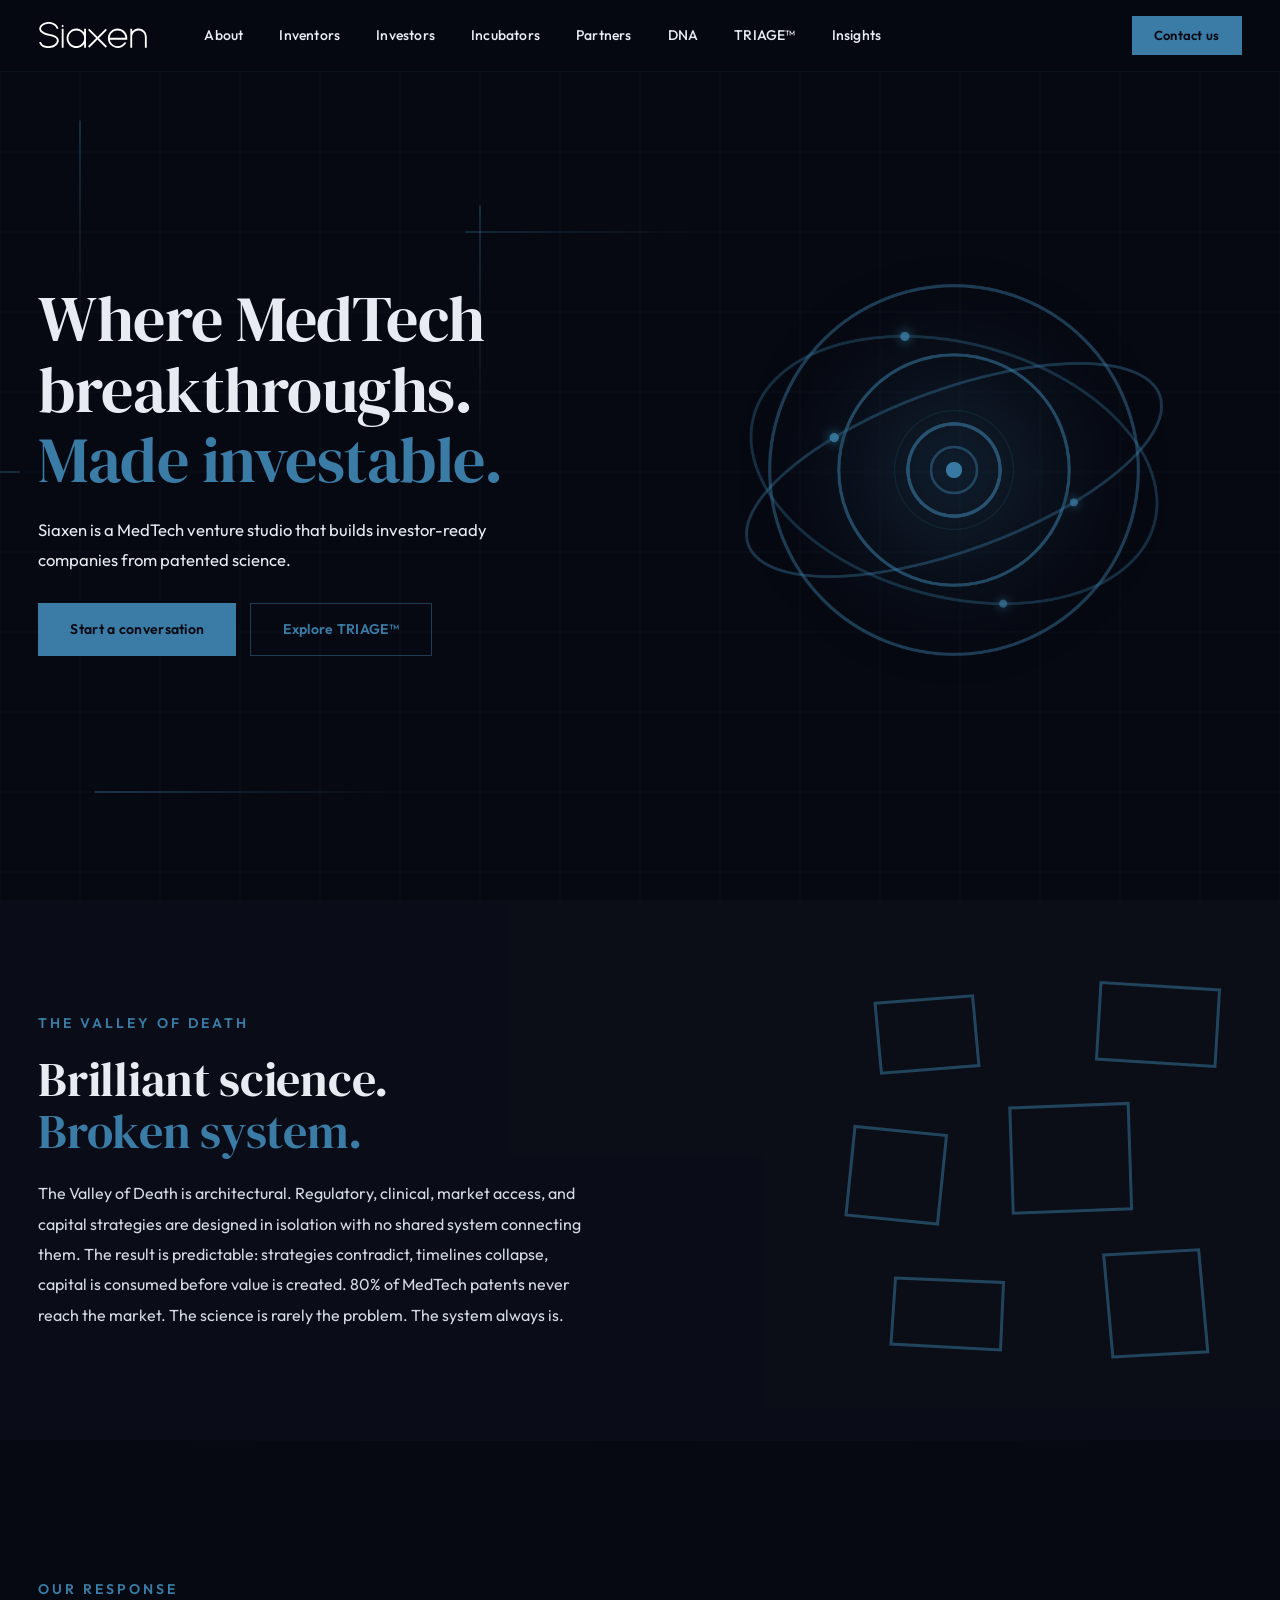
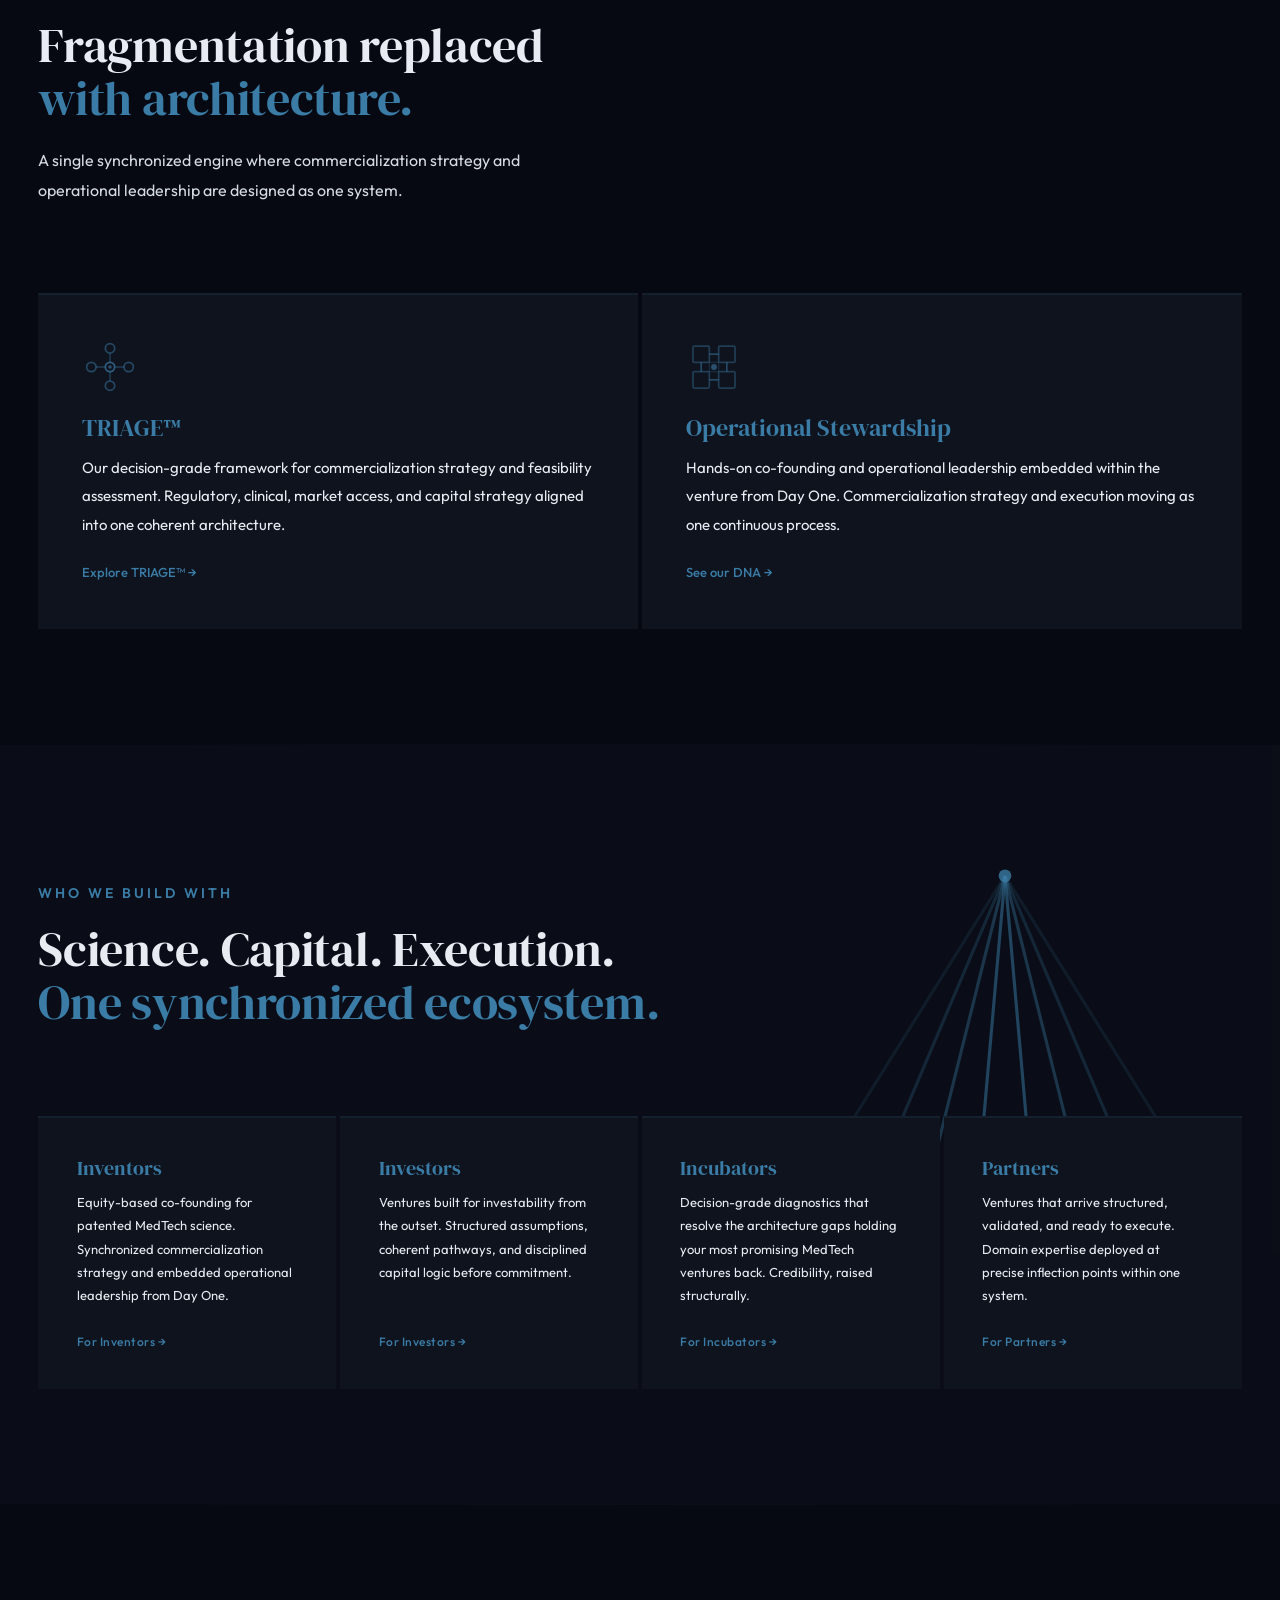
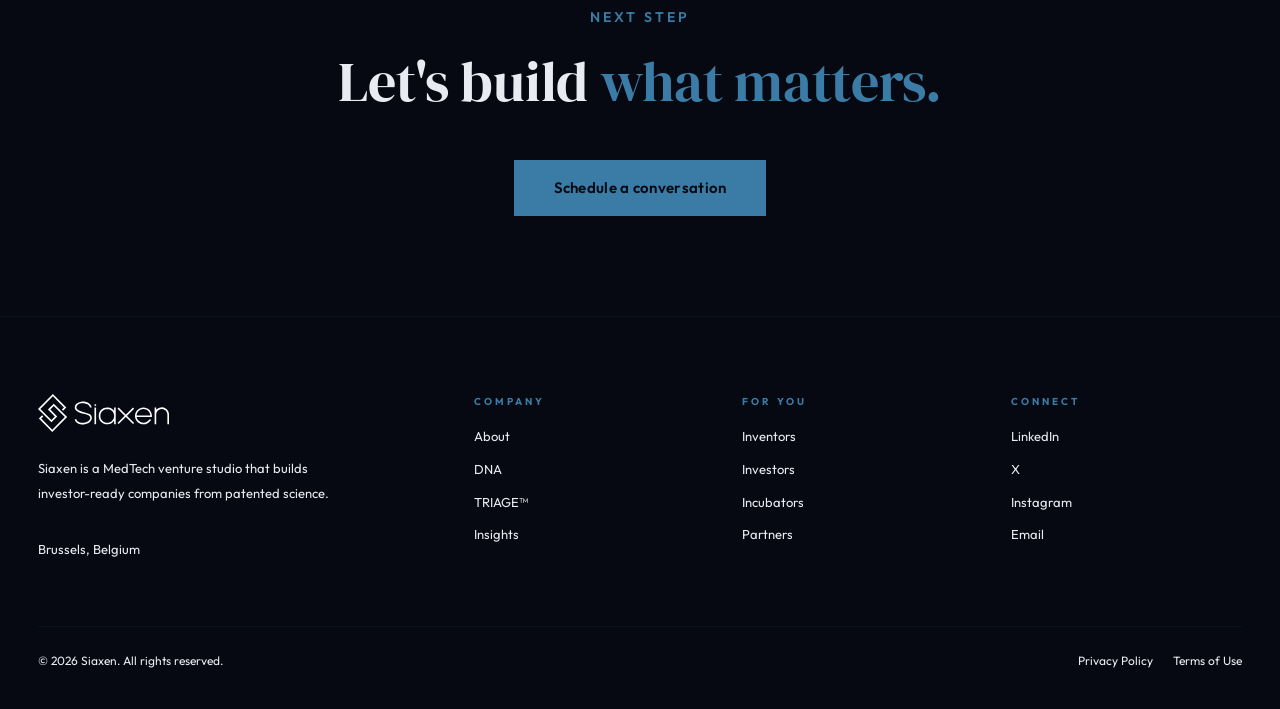
<file: index.html>
<!DOCTYPE html>
<html lang="en">
<head>
<meta charset="UTF-8">
<meta name="viewport" content="width=device-width, initial-scale=1.0">
<title>Siaxen - MedTech Venture Studio</title>
<meta name="description" content="Siaxen is a MedTech venture studio that builds investor-ready companies from patented science.">
<link rel="icon" type="image/svg+xml" href="assets/favicon.svg">
<link rel="canonical" href="https://siaxen.com/">
<meta property="og:title" content="Siaxen - MedTech Venture Studio">
<meta property="og:description" content="Siaxen is a MedTech venture studio that builds investor-ready companies from patented science.">
<meta property="og:type" content="website">
<meta property="og:url" content="https://siaxen.com/">
<meta name="twitter:card" content="summary_large_image">
<link rel="preconnect" href="https://fonts.googleapis.com">
<link rel="preconnect" href="https://fonts.gstatic.com" crossorigin>
<link href="https://fonts.googleapis.com/css2?family=DM+Serif+Display:ital@0;1&family=Outfit:wght@300;400;500;600;700&display=swap" rel="stylesheet">
<link rel="stylesheet" href="css/styles.css">
<script type="application/ld+json">
{"@context":"https://schema.org","@type":"Organization","name":"Siaxen","url":"https://siaxen.com","description":"Siaxen is a MedTech venture studio that builds investor-ready companies from patented science.","address":{"@type":"PostalAddress","addressLocality":"Brussels","addressCountry":"BE"}}
</script>
</head>
<body>

<div class="bg-grid" aria-hidden="true"></div>

<!-- ══ HEADER ══ -->
<header class="site-header" role="banner">
<div class="site-header__inner">
  <a href="index.html" class="logo" aria-label="Siaxen Home">
    <img src="assets/Siaxen wordmark.svg" alt="Siaxen" width="110" height="24">
  </a>
  <nav class="nav-desktop" role="navigation" aria-label="Main navigation">
    <a href="about.html" class="nav__link">About</a>
    <a href="inventors.html" class="nav__link">Inventors</a>
    <a href="investors.html" class="nav__link">Investors</a>
    <a href="incubators.html" class="nav__link">Incubators</a>
    <a href="partners.html" class="nav__link">Partners</a>
    <a href="dna.html" class="nav__link">DNA</a>
    <a href="triage.html" class="nav__link">TRIAGE&#8482;</a>
    <a href="insights.html" class="nav__link">Insights</a>
  </nav>
  <div class="header-cta">
    <a href="contact.html" class="header-cta__primary">Contact us</a>
  </div>
  <button class="nav-toggle" id="navToggle" aria-label="Toggle navigation" aria-expanded="false">
    <span></span><span></span><span></span>
  </button>
</div>
</header>

<!-- ══ MOBILE NAV ══ -->
<div class="mobile-nav" id="mobileNav" aria-hidden="true">
  <div class="mobile-nav__links">
    <a href="about.html" class="mobile-nav__link">About</a>
    <a href="inventors.html" class="mobile-nav__link">Inventors</a>
    <a href="investors.html" class="mobile-nav__link">Investors</a>
    <a href="incubators.html" class="mobile-nav__link">Incubators</a>
    <a href="partners.html" class="mobile-nav__link">Partners</a>
    <a href="dna.html" class="mobile-nav__link">DNA</a>
    <a href="triage.html" class="mobile-nav__link">TRIAGE&#8482;</a>
    <a href="insights.html" class="mobile-nav__link">Insights</a>
  </div>
  <div class="mobile-nav__bottom">
    <a href="contact.html" class="mobile-nav__cta">Contact us</a>
  </div>
</div>

<!-- ══ 1. HERO ══ -->
<section class="hero-section" style="position:relative;overflow:hidden;height:100svh;display:flex;align-items:center;justify-content:center;padding:60px 0 20px;margin:0;box-sizing:border-box;background:#070912">

<!-- Animated hero grid -->
<canvas id="heroGridAnim" style="position:absolute;inset:0;width:100%;height:100%;z-index:0" aria-hidden="true"></canvas>

<div class="hero-grid" style="display:grid;grid-template-columns:1fr 1fr;align-items:center;gap:clamp(20px,4vw,60px);width:100%;max-width:1280px;margin:0 auto;padding:0 clamp(20px,3vw,40px);position:relative;z-index:2">
  <div class="hero-text" style="max-width:520px">
    <h1 style="font-family:'DM Serif Display',serif;font-weight:400;font-size:clamp(36px,5vw,64px);line-height:1.1;margin-bottom:20px">
      <span>Where MedTech breakthroughs.</span><br>
      <span style="color:#3A7CA5">Made investable.</span>
    </h1>
    <p style="font-size:clamp(15px,1.3vw,18px);color:#E8ECF2;line-height:1.8;margin-bottom:28px;max-width:460px">Siaxen is a MedTech venture studio that builds investor-ready companies from patented science.</p>
    <div class="hero-btns" style="display:flex;gap:14px;flex-wrap:wrap">
      <a href="contact.html" class="btn btn-primary">Start a conversation</a>
      <a href="triage.html" class="btn btn-secondary">Explore TRIAGE&#8482;</a>
    </div>
  </div>
  <div class="hero-visual" style="display:flex;align-items:center;justify-content:center">
    <canvas id="heroCanvas" style="width:100%;max-width:780px;aspect-ratio:1" width="1000" height="1000" aria-hidden="true"></canvas>
  </div>
</div>

<style>
@media(max-width:1024px){
  .hero-section{padding:clamp(48px,7vh,60px) 0 clamp(32px,5vh,48px)!important;align-items:center!important;height:auto!important;min-height:100svh}
  .hero-grid{grid-template-columns:1fr!important;text-align:center;gap:clamp(16px,3vh,28px)!important;padding:0 32px!important;height:auto!important}
  .hero-text{order:2;max-width:100%!important;margin:0!important}
  .hero-visual{order:1;margin:0!important}
  .hero-grid p{margin-left:auto!important;margin-right:auto!important;margin-bottom:20px!important}
  .hero-btns{justify-content:center!important;padding:0 12px}
  #heroCanvas{max-width:clamp(320px,48vh,420px)!important;opacity:.9!important;margin:0 auto}
}
@media(max-width:1024px) and (orientation:landscape) and (max-height:700px){
  .hero-section{padding:20px 0 16px!important}
  .hero-grid{grid-template-columns:1fr 1fr!important;text-align:left;gap:clamp(16px,3vw,40px)!important;height:auto!important;align-items:center}
  .hero-text{order:1;max-width:480px!important}
  .hero-visual{order:2}
  .hero-grid p{margin-left:0!important;margin-right:0!important}
  .hero-btns{justify-content:flex-start!important;padding:0}
  #heroCanvas{max-width:clamp(260px,40vw,400px)!important;opacity:1!important}
}
@media(min-width:601px) and (max-width:1024px) and (orientation:portrait){
  #heroCanvas{max-width:clamp(300px,44vh,420px)!important}
}
@media(max-width:480px){
  .hero-section{padding:clamp(44px,6vh,56px) 0 clamp(28px,4vh,40px)!important}
  .hero-grid{padding:0 28px!important;gap:clamp(12px,2.5vh,20px)!important}
  .hero-btns{flex-direction:column!important;padding:0 12px!important;gap:12px!important}
  .hero-btns .btn{width:100%;justify-content:center;text-align:center;box-sizing:border-box}
  #heroCanvas{max-width:clamp(280px,42vh,360px)!important}
}
@media(max-width:480px) and (max-height:700px){
  .hero-section{padding:40px 0 20px!important}
  .hero-grid{gap:8px!important}
  .hero-grid p{margin-bottom:14px!important}
  .hero-btns{gap:10px!important}
  #heroCanvas{max-width:clamp(240px,34vh,280px)!important}
  .hero-text h1{font-size:clamp(28px,8vw,36px)!important;margin-bottom:14px!important}
}
</style>
<script>
(function(){
  var canvas=document.getElementById('heroCanvas');
  if(!canvas)return;
  var ctx=canvas.getContext('2d');
  var W=1000,H=1000;
  var cx=W/2,cy=H/2;
  var col=[58,124,165];
  var time=0;
  var circles=[{r:320,opacity:0.45,width:5.5},{r:200,opacity:0.55,width:5.5}];
  var ellipses=[{rx:380,ry:140,rotation:-20*Math.PI/180,opacity:0.38,width:5},{rx:220,ry:360,rotation:-75*Math.PI/180,opacity:0.32,width:5}];
  var nodes=[{ellipse:0,angle:Math.PI+0.96,speed:0.002,opacity:0.85,r:8},{ellipse:0,angle:0.96,speed:0.002,opacity:0.7,r:7},{ellipse:1,angle:Math.PI*1.5+1.344,speed:-0.0028,opacity:0.8,r:8},{ellipse:1,angle:Math.PI*0.5+1.344,speed:-0.0028,opacity:0.65,r:7}];
  function rgba(a){return 'rgba('+col[0]+','+col[1]+','+col[2]+','+a+')'}
  function ptOnEll(ell,angle){var x=ell.rx*Math.cos(angle),y=ell.ry*Math.sin(angle);var c=Math.cos(ell.rotation),s=Math.sin(ell.rotation);return{x:cx+x*c-y*s,y:cy+x*s+y*c};}
  function frame(){
    ctx.clearRect(0,0,W,H);time+=0.016;
    var g=ctx.createRadialGradient(cx,cy,0,cx,cy,380);g.addColorStop(0,rgba(0.18));g.addColorStop(0.5,rgba(0.06));g.addColorStop(1,'rgba(0,0,0,0)');ctx.beginPath();ctx.arc(cx,cy,380,0,Math.PI*2);ctx.fillStyle=g;ctx.fill();
    for(var i=0;i<circles.length;i++){ctx.beginPath();ctx.arc(cx,cy,circles[i].r,0,Math.PI*2);ctx.strokeStyle=rgba(circles[i].opacity);ctx.lineWidth=circles[i].width;ctx.stroke();}
    for(var i=0;i<ellipses.length;i++){ctx.beginPath();ctx.ellipse(cx,cy,ellipses[i].rx,ellipses[i].ry,ellipses[i].rotation,0,Math.PI*2);ctx.strokeStyle=rgba(ellipses[i].opacity);ctx.lineWidth=ellipses[i].width;ctx.stroke();}
    ctx.beginPath();ctx.arc(cx,cy,80,0,Math.PI*2);ctx.strokeStyle=rgba(0.6);ctx.lineWidth=6;ctx.stroke();
    ctx.beginPath();ctx.arc(cx,cy,40,0,Math.PI*2);ctx.strokeStyle=rgba(0.45);ctx.lineWidth=4.5;ctx.stroke();
    var pT=(time*0.18)%1;var pR=80+pT*120;var pA=0.16*(1-pT);ctx.beginPath();ctx.arc(cx,cy,pR,0,Math.PI*2);ctx.strokeStyle=rgba(pA);ctx.lineWidth=2.5;ctx.stroke();
    for(var i=0;i<nodes.length;i++){nodes[i].angle+=nodes[i].speed*0.016*60;var pt=ptOnEll(ellipses[nodes[i].ellipse],nodes[i].angle);var ng=ctx.createRadialGradient(pt.x,pt.y,0,pt.x,pt.y,nodes[i].r*4);ng.addColorStop(0,rgba(nodes[i].opacity*0.5));ng.addColorStop(1,'rgba(0,0,0,0)');ctx.beginPath();ctx.arc(pt.x,pt.y,nodes[i].r*4,0,Math.PI*2);ctx.fillStyle=ng;ctx.fill();ctx.beginPath();ctx.arc(pt.x,pt.y,nodes[i].r,0,Math.PI*2);ctx.fillStyle=rgba(nodes[i].opacity);ctx.fill();}
    var cp=0.8+0.2*Math.sin(time*1.0);ctx.beginPath();ctx.arc(cx,cy,14,0,Math.PI*2);ctx.fillStyle=rgba(cp);ctx.fill();
    requestAnimationFrame(frame);
  }
  if(window.matchMedia('(prefers-reduced-motion:reduce)').matches){time=0;frame();}else{requestAnimationFrame(frame);}
})();
</script>
<script>
(function(){
  var c=document.getElementById('heroGridAnim');if(!c)return;var ctx=c.getContext('2d');var sp=80;var traces=[];var orbCx=0,orbCy=0,orbR=280;var headerH=72;var gridStartY=headerH+sp;
  function updateOrbCenter(){var orb=document.getElementById('heroCanvas');if(!orb)return;var rect=orb.getBoundingClientRect();var secRect=c.parentElement.getBoundingClientRect();orbCx=rect.left+rect.width/2-secRect.left;orbCy=rect.top+rect.height/2-secRect.top;orbR=Math.min(rect.width,rect.height)*0.45;}
  function resize(){c.width=c.parentElement.offsetWidth;c.height=c.parentElement.offsetHeight;updateOrbCenter();}
  function allH(){var a=[];for(var y=gridStartY;y<c.height;y+=sp)a.push(y);return a;}
  function allV(){var a=[];for(var x=sp;x<c.width;x+=sp)a.push(x);return a;}
  function shuffle(a){for(var i=a.length-1;i>0;i--){var j=Math.floor(Math.random()*(i+1));var t=a[i];a[i]=a[j];a[j]=t;}return a;}
  function init(){traces=[];var hLines=shuffle(allH());var pickedH=[];for(var i=0;i<hLines.length&&pickedH.length<3;i++){var ok=true;for(var j=0;j<pickedH.length;j++){if(Math.abs(hLines[i]-pickedH[j])<sp*3){ok=false;break;}}if(ok)pickedH.push(hLines[i]);}var vLines=shuffle(allV());var pickedV=[];for(var i=0;i<vLines.length&&pickedV.length<2;i++){var ok=true;for(var j=0;j<pickedV.length;j++){if(Math.abs(vLines[i]-pickedV[j])<sp*3){ok=false;break;}}if(ok)pickedV.push(vLines[i]);}for(var i=0;i<pickedH.length;i++){var goR=Math.random()>0.5;traces.push({type:'h',line:pickedH[i],pos:Math.random()*c.width,dir:goR?1:-1,speed:0.3+Math.random()*0.9,len:120+Math.random()*200,op:0.25+Math.random()*0.12});}for(var i=0;i<pickedV.length;i++){traces.push({type:'v',line:pickedV[i],pos:Math.random()*c.height,dir:-1,speed:0.2+Math.random()*0.7,len:120+Math.random()*200,op:0.25+Math.random()*0.12});}}
  function newTrace(type){var W=c.width,H=c.height;var pool=type==='h'?allH():allV();shuffle(pool);var picked=-1;var gaps=[sp*3,sp*2,sp];for(var g=0;g<gaps.length&&picked===-1;g++){for(var i=0;i<pool.length;i++){var ok=true;for(var j=0;j<traces.length;j++){if(traces[j]&&traces[j].type===type&&Math.abs(traces[j].line-pool[i])<gaps[g]){ok=false;break;}}if(ok){picked=pool[i];break;}}}if(picked===-1)picked=pool[0];if(type==='h'){var goR=Math.random()>0.5;return{type:'h',line:picked,pos:goR?-(100+Math.random()*300):W+100+Math.random()*300,dir:goR?1:-1,speed:0.3+Math.random()*0.9,len:120+Math.random()*200,op:0.25+Math.random()*0.12};}else{return{type:'v',line:picked,pos:H+100+Math.random()*300,dir:-1,speed:0.2+Math.random()*0.7,len:120+Math.random()*200,op:0.25+Math.random()*0.12};}}
  function doResize(){c.width=c.parentElement.offsetWidth;c.height=c.parentElement.offsetHeight;var header=document.querySelector('.site-header');if(header)headerH=header.offsetHeight;gridStartY=headerH+sp;updateOrbCenter();traces=[];init();}
  if(document.readyState==='complete'){doResize();}else{window.addEventListener('load',doResize);}window.addEventListener('resize',doResize);
  function animate(){ctx.clearRect(0,0,c.width,c.height);var W=c.width,H=c.height;var isMob=W<=768;ctx.lineWidth=isMob?1.2:1;ctx.strokeStyle=isMob?'rgba(58,124,165,0.09)':'rgba(58,124,165,0.065)';for(var y=gridStartY;y<=H;y+=sp){ctx.beginPath();ctx.moveTo(0,y);ctx.lineTo(W,y);ctx.stroke();}for(var x=0;x<=W;x+=sp){ctx.beginPath();ctx.moveTo(x,0);ctx.lineTo(x,H);ctx.stroke();}
    for(var i=0;i<traces.length;i++){var t=traces[i];if(!t)continue;t.pos+=t.speed*t.dir;var head=t.pos,tail=head-t.len*t.dir;if(t.type==='h'){var dy=Math.abs(t.line-orbCy);var closestX=Math.max(Math.min(head,tail),Math.min(Math.max(head,tail),orbCx));var dx=Math.abs(closestX-orbCx);var dist=Math.sqrt(dx*dx+dy*dy);var fadeOp=t.op;if(dist<orbR*1.3){var f=dist/(orbR*1.3);fadeOp=t.op*f*f;}if(fadeOp>0.005){var g=ctx.createLinearGradient(tail,t.line,head,t.line);g.addColorStop(0,'rgba(58,124,165,0)');g.addColorStop(0.5,'rgba(58,124,165,'+fadeOp*0.4+')');g.addColorStop(1,'rgba(58,124,165,'+fadeOp+')');ctx.beginPath();ctx.moveTo(tail,t.line);ctx.lineTo(head,t.line);ctx.strokeStyle=g;ctx.lineWidth=1.8;ctx.stroke();}if((t.dir>0&&tail>W)||(t.dir<0&&head<0))traces[i]=newTrace('h');}else{var dx=Math.abs(t.line-orbCx);var closestY=Math.max(Math.min(head,tail),Math.min(Math.max(head,tail),orbCy));var dy=Math.abs(closestY-orbCy);var dist=Math.sqrt(dx*dx+dy*dy);var fadeOp=t.op;if(dist<orbR*1.3){var f=dist/(orbR*1.3);fadeOp=t.op*f*f;}if(fadeOp>0.005){var g=ctx.createLinearGradient(t.line,tail,t.line,head);g.addColorStop(0,'rgba(58,124,165,0)');g.addColorStop(0.5,'rgba(58,124,165,'+fadeOp*0.4+')');g.addColorStop(1,'rgba(58,124,165,'+fadeOp+')');ctx.beginPath();ctx.moveTo(t.line,tail);ctx.lineTo(t.line,head);ctx.strokeStyle=g;ctx.lineWidth=1.8;ctx.stroke();}if(head<0&&tail<0)traces[i]=newTrace('v');}}requestAnimationFrame(animate);}animate();
})();
</script>
</section>

<!-- ══ 2. PROBLEM STATEMENT ══ -->
<section class="section section--alt" id="problemSection" style="position:relative;overflow:hidden;padding-top:clamp(70px,9vw,110px);padding-bottom:clamp(70px,9vw,110px);background:rgba(15,19,30,.48)">
<div class="container" style="position:relative">
  <div class="section__header reveal" style="position:relative;z-index:1;margin-bottom:0">
    <p class="eyebrow" style="color:#3A7CA5;font-size:14px;margin-top:0;padding-top:0">The Valley of Death</p>
    <h2>Brilliant science.<br><span style="color:#3A7CA5">Broken system.</span></h2>
    <p>The Valley of Death is architectural. Regulatory, clinical, market access, and capital strategies are designed in isolation with no shared system connecting them. The result is predictable: strategies contradict, timelines collapse, capital is consumed before value is created. 80% of MedTech patents never reach the market. The science is rarely the problem. The system always is.</p>
  </div>
  <div class="frag-mobile" id="fragMobile" aria-hidden="true">
    <svg viewBox="0 0 300 300" fill="none" style="width:100%;max-width:360px;margin:0 auto;display:block">
      <polygon points="43.4,38.9 108.4,33.9 112.6,80.4 47.6,85.5" stroke="#3A7CA5" stroke-width="2.5" opacity=".5" fill="none"/>
      <rect x="206.4" y="13.9" width="51.1" height="78.8" stroke="#3A7CA5" stroke-width="2.5" opacity=".5" fill="none" transform="matrix(0.061 -0.998 0.998 0.061 164.616 281.57)"/>
      <rect x="27.6" y="122.7" width="59.6" height="61.7" stroke="#3A7CA5" stroke-width="2.5" opacity=".5" fill="none" transform="matrix(0.1045 -0.9945 0.9945 0.1045 -101.292 194.594)"/>
      <polygon points="133.2,108.6 212.1,105.6 214.4,175.8 135.5,178.8" stroke="#3A7CA5" stroke-width="2.5" opacity=".5" fill="none"/>
      <polygon points="195.8,206.6 259.1,203.2 265.2,271.2 201.9,274.6" stroke="#3A7CA5" stroke-width="2.5" opacity=".5" fill="none"/>
      <rect x="69.2" y="209.6" width="44.7" height="72.4" stroke="#3A7CA5" stroke-width="2.5" opacity=".5" fill="none" transform="matrix(0.0523 -0.9986 0.9986 0.0523 -158.616 324.351)"/>
    </svg>
  </div>
</div>
</section>

<style>
.frag-mobile{display:none;margin-top:clamp(28px,4vw,40px)}
#floatingShapes{position:fixed;top:0;left:0;pointer-events:none;z-index:5}
.wwd-mobile-spacer{display:none}
@media(max-width:768px){
  .frag-mobile{display:block}
  #floatingShapes{z-index:6}
  .wwd-mobile-spacer{display:block;height:250px;margin-top:-10px;margin-bottom:20px}
  .converge-visual{right:-20px!important}
  .cta-main-btn{max-width:90%!important}
}
@media(min-width:769px){
  .cta-main-btn{padding:16px 40px;font-size:15px}
}
</style>

<div class="divider"></div>

<!-- ══ 3. WHAT WE DO ══ -->
<section class="section" id="solutionSection" style="position:relative;overflow:hidden">
<div class="container">
  <div class="section__header reveal">
    <p class="eyebrow" style="color:#3A7CA5;font-size:14px">OUR RESPONSE</p>
    <h2>Fragmentation replaced<br><span style="color:#3A7CA5">with architecture.</span></h2>
    <p>A single synchronized engine where commercialization strategy and operational leadership are designed as one system.</p>
  </div>
  <div class="wwd-mobile-spacer"></div>
  <div class="wwd-grid reveal">
    <div class="wwd-box reveal-d1">
      <div class="wwd-box__icon">
        <svg viewBox="0 0 48 48" fill="none">
          <circle cx="24" cy="8" r="4" stroke="#3A7CA5" stroke-width="1.5" opacity=".5"/>
          <circle cx="8" cy="24" r="4" stroke="#3A7CA5" stroke-width="1.5" opacity=".5"/>
          <circle cx="40" cy="24" r="4" stroke="#3A7CA5" stroke-width="1.5" opacity=".5"/>
          <circle cx="24" cy="40" r="4" stroke="#3A7CA5" stroke-width="1.5" opacity=".5"/>
          <line x1="24" y1="12" x2="24" y2="20" stroke="#3A7CA5" stroke-width="1.5" opacity=".35"/>
          <line x1="12" y1="24" x2="20" y2="24" stroke="#3A7CA5" stroke-width="1.5" opacity=".35"/>
          <line x1="36" y1="24" x2="28" y2="24" stroke="#3A7CA5" stroke-width="1.5" opacity=".35"/>
          <line x1="24" y1="36" x2="24" y2="28" stroke="#3A7CA5" stroke-width="1.5" opacity=".35"/>
          <circle cx="24" cy="24" r="4" stroke="#3A7CA5" stroke-width="1.5" opacity=".7"/>
          <circle cx="24" cy="24" r="1.5" fill="#3A7CA5" opacity=".6"/>
        </svg>
      </div>
      <h3 class="wwd-box__title">TRIAGE&#8482;</h3>
      <p class="wwd-box__desc">Our decision-grade framework for commercialization strategy and feasibility assessment. Regulatory, clinical, market access, and capital strategy aligned into one coherent architecture.</p>
      <a href="triage.html" class="wwd-box__cta">Explore TRIAGE&#8482; &#8594;</a>
    </div>
    <div class="wwd-box reveal-d2">
      <div class="wwd-box__icon">
        <svg viewBox="0 0 48 48" fill="none">
          <rect x="6" y="6" width="14" height="14" rx="1" stroke="#3A7CA5" stroke-width="1.5" opacity=".4"/>
          <rect x="28" y="6" width="14" height="14" rx="1" stroke="#3A7CA5" stroke-width="1.5" opacity=".4"/>
          <rect x="6" y="28" width="14" height="14" rx="1" stroke="#3A7CA5" stroke-width="1.5" opacity=".4"/>
          <rect x="28" y="28" width="14" height="14" rx="1" stroke="#3A7CA5" stroke-width="1.5" opacity=".4"/>
          <line x1="13" y1="20" x2="13" y2="28" stroke="#3A7CA5" stroke-width="1.5" opacity=".5"/>
          <line x1="35" y1="20" x2="35" y2="28" stroke="#3A7CA5" stroke-width="1.5" opacity=".5"/>
          <line x1="20" y1="13" x2="28" y2="13" stroke="#3A7CA5" stroke-width="1.5" opacity=".5"/>
          <line x1="20" y1="35" x2="28" y2="35" stroke="#3A7CA5" stroke-width="1.5" opacity=".5"/>
          <line x1="20" y1="20" x2="28" y2="20" stroke="#3A7CA5" stroke-width="1" opacity=".25"/>
          <line x1="20" y1="28" x2="28" y2="28" stroke="#3A7CA5" stroke-width="1" opacity=".25"/>
          <line x1="20" y1="20" x2="20" y2="28" stroke="#3A7CA5" stroke-width="1" opacity=".25"/>
          <line x1="28" y1="20" x2="28" y2="28" stroke="#3A7CA5" stroke-width="1" opacity=".25"/>
          <circle cx="24" cy="24" r="2.5" fill="#3A7CA5" opacity=".6"/>
        </svg>
      </div>
      <h3 class="wwd-box__title">Operational Stewardship</h3>
      <p class="wwd-box__desc">Hands-on co-founding and operational leadership embedded within the venture from Day One. Commercialization strategy and execution moving as one continuous process.</p>
      <a href="dna.html" class="wwd-box__cta">See our DNA &#8594;</a>
    </div>
  </div>
</div>
</section>

<style>
.wwd-grid{
  display:grid;
  grid-template-columns:1fr 1fr;
  gap:4px;
  margin-top:clamp(32px,4vw,48px);
}
.wwd-box{
  background:var(--surf);
  padding:clamp(28px,3.5vw,44px);
  border-top:2px solid rgba(58,124,165,.12);
  transition:all .4s cubic-bezier(.16,1,.3,1);
}
.wwd-box:hover{
  border-top-color:#3A7CA5;
  transform:translateY(-3px);
}
.wwd-box__icon{
  width:56px;
  height:56px;
  margin-bottom:20px;
}
.wwd-box__icon svg{width:100%;height:100%}
.wwd-box__title{
  font-family:'DM Serif Display',serif;
  font-size:clamp(18px,2vw,24px);
  font-weight:400;
  color:#3A7CA5;
  margin-bottom:12px;
}
.wwd-box__desc{
  font-size:clamp(14px,1.3vw,15px);
  color:var(--tx);
  line-height:1.9;
  margin-bottom:20px;
}
.wwd-box__cta{
  font-family:'Outfit',sans-serif;
  font-size:13px;
  font-weight:500;
  color:#3A7CA5;
  text-decoration:none;
  transition:opacity .3s;
}
.wwd-box__cta:hover{opacity:.7}
@media(max-width:600px){
  .wwd-grid{grid-template-columns:1fr;gap:8px}
}
</style>

<div class="divider"></div>

<!-- ══ 4. WHO WE SERVE ══ -->
<section class="section section--alt" style="position:relative;overflow:hidden;background:rgba(15,19,30,.48)">
<div class="container" style="position:relative">
  <!-- Convergence visual -->
  <svg class="converge-visual" style="position:absolute;right:clamp(10px,4vw,80px);top:-40px;width:clamp(320px,35vw,480px);height:auto;pointer-events:none;z-index:0" viewBox="0 0 300 300" fill="none" aria-hidden="true">
    <line x1="150" y1="24" x2="150" y2="276" stroke="#3A7CA5" stroke-width="2.1" opacity=".51" transform="rotate(5 150 24)"/>
    <line x1="150" y1="24" x2="150" y2="276" stroke="#3A7CA5" stroke-width="2.1" opacity=".51" transform="rotate(-5 150 24)"/>
    <line x1="150" y1="24" x2="150" y2="276" stroke="#3A7CA5" stroke-width="2.1" opacity=".37" transform="rotate(14 150 24)"/>
    <line x1="150" y1="24" x2="150" y2="276" stroke="#3A7CA5" stroke-width="2.1" opacity=".37" transform="rotate(-14 150 24)"/>
    <line x1="150" y1="24" x2="150" y2="276" stroke="#3A7CA5" stroke-width="2.1" opacity=".23" transform="rotate(23 150 24)"/>
    <line x1="150" y1="24" x2="150" y2="276" stroke="#3A7CA5" stroke-width="2.1" opacity=".23" transform="rotate(-23 150 24)"/>
    <line x1="150" y1="24" x2="150" y2="276" stroke="#3A7CA5" stroke-width="2.1" opacity=".13" transform="rotate(32 150 24)"/>
    <line x1="150" y1="24" x2="150" y2="276" stroke="#3A7CA5" stroke-width="2.1" opacity=".13" transform="rotate(-32 150 24)"/>
    <circle cx="150" cy="24" r="4.25" fill="#3A7CA5" opacity=".79"/>
  </svg>
  <div class="section__header reveal" style="position:relative;z-index:1">
    <p class="eyebrow" style="color:#3A7CA5;font-size:14px">WHO WE BUILD WITH</p>
    <h2>Science. Capital. Execution.<br><span style="color:#3A7CA5">One synchronized ecosystem.</span></h2>
  </div>
  <div class="audience-grid reveal">
    <div class="audience-card reveal-d1">
      <h4 class="audience-card__title">Inventors</h4>
      <p class="audience-card__text">Equity-based co-founding for patented MedTech science. Synchronized commercialization strategy and embedded operational leadership from Day One.</p>
      <a href="inventors.html" class="audience-card__link">For Inventors &#8594;</a>
    </div>
    <div class="audience-card reveal-d2">
      <h4 class="audience-card__title">Investors</h4>
      <p class="audience-card__text">Ventures built for investability from the outset. Structured assumptions, coherent pathways, and disciplined capital logic before commitment.</p>
      <a href="investors.html" class="audience-card__link">For Investors &#8594;</a>
    </div>
    <div class="audience-card reveal-d3">
      <h4 class="audience-card__title">Incubators</h4>
      <p class="audience-card__text">Decision-grade diagnostics that resolve the architecture gaps holding your most promising MedTech ventures back. Credibility, raised structurally.</p>
      <a href="incubators.html" class="audience-card__link">For Incubators &#8594;</a>
    </div>
    <div class="audience-card reveal-d4">
      <h4 class="audience-card__title">Partners</h4>
      <p class="audience-card__text">Ventures that arrive structured, validated, and ready to execute. Domain expertise deployed at precise inflection points within one system.</p>
      <a href="partners.html" class="audience-card__link">For Partners &#8594;</a>
    </div>
  </div>
</div>
</section>

<div class="divider"></div>

<!-- ══ 5. PRE-FOOTER CTA ══ -->
<section class="section cta-section" style="position:relative;overflow:hidden;padding-top:clamp(64px,8vw,100px);padding-bottom:clamp(64px,8vw,100px)">
<div class="container">
  <div class="reveal" style="text-align:center;position:relative;z-index:1">
    <p class="eyebrow" style="text-align:center;color:#3A7CA5;font-size:14px;margin-bottom:20px !important">Next Step</p>
    <h2 style="font-size:clamp(32px,5vw,56px);text-align:center;margin-top:0">Let's build <span style="color:#3A7CA5">what matters.</span></h2>
    <div style="margin-top:clamp(32px,4vw,48px);text-align:center">
      <a href="contact.html" class="btn btn-primary cta-main-btn">Schedule a conversation</a>
    </div>
  </div>
</div>
</section>

<!-- ══ FOOTER ══ -->
<footer class="site-footer" role="contentinfo">
<div class="container">
  <div class="footer__top">
    <div class="footer__brand">
      <img src="assets/Siaxen Full.svg" alt="Siaxen" style="height:38px;filter:brightness(0) invert(1);opacity:1">
      <p style="margin-top:24px">Siaxen is a MedTech venture studio that builds investor-ready companies from patented science.</p>
      <p style="font-size:13px;color:var(--tx);margin-top:32px">Brussels, Belgium</p>
    </div>
    <div class="footer__cols">
      <div>
        <div class="footer__col-title">COMPANY</div>
        <div class="footer__links">
          <a href="about.html">About</a>
          <a href="dna.html">DNA</a>
          <a href="triage.html">TRIAGE&#8482;</a>
          <a href="insights.html">Insights</a>
        </div>
      </div>
      <div>
        <div class="footer__col-title">FOR YOU</div>
        <div class="footer__links">
          <a href="inventors.html">Inventors</a>
          <a href="investors.html">Investors</a>
          <a href="incubators.html">Incubators</a>
          <a href="partners.html">Partners</a>
        </div>
      </div>
      <div>
        <div class="footer__col-title">CONNECT</div>
        <div class="footer__links">
          <a href="https://linkedin.com/company/siaxen" target="_blank" rel="noopener">LinkedIn</a>
          <a href="https://x.com/siaxen" target="_blank" rel="noopener">X</a>
          <a href="https://instagram.com/siaxen" target="_blank" rel="noopener">Instagram</a>
          <a href="mailto:contact@siaxen.com">Email</a>
        </div>
      </div>
    </div>
  </div>
  <div class="footer__bottom">
    <span>&copy; 2026 Siaxen. All rights reserved.</span>
    <div class="footer__legal">
      <a href="privacy.html">Privacy Policy</a>
      <a href="terms.html">Terms of Use</a>
    </div>
  </div>
</div>
</footer>

<!-- Floating shapes for scroll transition -->
<svg id="floatingShapes" viewBox="0 0 300 300" preserveAspectRatio="xMaxYMid meet" aria-hidden="true">
  <polygon id="sh0" stroke="#3A7CA5" stroke-width="2.5" opacity=".5" fill="none"/>
  <polygon id="sh1" stroke="#3A7CA5" stroke-width="2.5" opacity=".5" fill="none"/>
  <polygon id="sh2" stroke="#3A7CA5" stroke-width="2.5" opacity=".5" fill="none"/>
  <polygon id="sh3" stroke="#3A7CA5" stroke-width="2.5" opacity=".5" fill="none"/>
  <polygon id="sh4" stroke="#3A7CA5" stroke-width="2.5" opacity=".5" fill="none"/>
  <polygon id="sh5" stroke="#3A7CA5" stroke-width="2.5" opacity=".5" fill="none"/>
</svg>

<script>
(function(){
  var problemEl = document.getElementById('problemSection');
  var solutionEl = document.getElementById('solutionSection');
  var svgEl = document.getElementById('floatingShapes');
  var fragMobile = document.getElementById('fragMobile');
  if(!problemEl || !solutionEl || !svgEl) return;

  var polys = [];
  for(var i=0;i<6;i++) polys.push(document.getElementById('sh'+i));

  var fragPoints = [
    [[43.4,38.9],[108.4,33.9],[112.6,80.4],[47.6,85.5]],
    [[191,76],[194,25],[273,30],[270,81]],
    [[24,180],[30,121],[91,127],[85,186]],
    [[133.2,108.6],[212.1,105.6],[214.4,175.8],[135.5,178.8]],
    [[195.8,206.6],[259.1,203.2],[265.2,271.2],[201.9,274.6]],
    [[54,266],[57,222],[129,225],[127,270]]
  ];

  var isMobileInit = window.innerWidth <= 768;
  var sq = isMobileInit ? 85 : 58;
  var gap = isMobileInit ? 16 : 14;
  var gx=(300-(sq*3+gap*2))/2, gy=(300-(sq*2+gap))/2;
  var orgPoints = [];
  for(var row=0;row<2;row++){
    for(var col=0;col<3;col++){
      var x=gx+col*(sq+gap), y=gy+row*(sq+gap);
      orgPoints.push([[x,y],[x+sq,y],[x+sq,y+sq],[x,y+sq]]);
    }
  }

  function lerp(a,b,t){return a+(b-a)*t;}
  function easeInOut(t){return t<0.5?4*t*t*t:1-Math.pow(-2*t+2,3)/2;}

  function pointsToString(pts){
    var s='';
    for(var i=0;i<pts.length;i++){
      if(i>0)s+=' ';
      s+=pts[i][0].toFixed(1)+','+pts[i][1].toFixed(1);
    }
    return s;
  }

  function update(){
    var pRect = problemEl.getBoundingClientRect();
    var sRect = solutionEl.getBoundingClientRect();
    var vh = window.innerHeight;
    var vw = window.innerWidth;
    var isMobile = vw <= 768;

    var startPoint = pRect.bottom - vh * 0.7;
    var endPoint = sRect.top - vh * 0.15;
    var range = endPoint - startPoint;
    var progress = 0;
    if(range > 0) progress = (0 - startPoint) / range;
    progress = Math.max(0, Math.min(1, progress));
    var ease = easeInOut(progress);

    if(isMobile){
      var fragEl = document.getElementById('fragMobile');
      var fragSvg = fragEl ? fragEl.querySelector('svg') : null;
      var fragRect = fragSvg ? fragSvg.getBoundingClientRect() : null;

      var svgWidth = fragRect ? fragRect.width : Math.min(360, vw * 0.85);
      var svgHeight = fragRect ? fragRect.height : svgWidth;
      var svgLeft = fragRect ? fragRect.left : (vw - svgWidth) / 2;
      var pTargetY = fragRect ? fragRect.top + fragRect.height/2 : pRect.bottom - 150;

      var spacer = document.querySelector('.wwd-mobile-spacer');
      var endWidth = Math.min(300, vw * 0.8);
      var sTargetY = spacer ? spacer.getBoundingClientRect().top + spacer.offsetHeight/2 : sRect.top + 200;

      var curWidth = lerp(svgWidth, endWidth, ease);
      var curHeight = lerp(svgHeight, endWidth, ease);
      var curLeft = lerp(svgLeft, (vw - endWidth) / 2, ease);
      var targetY = lerp(pTargetY, sTargetY, ease);

      svgEl.style.width = curWidth + 'px';
      svgEl.style.height = curHeight + 'px';
      svgEl.style.left = curLeft + 'px';
      svgEl.style.top = (targetY - curHeight/2) + 'px';

      var scrolling = progress > 0.01;
      svgEl.style.opacity = scrolling ? 1 : 0;
      if(fragEl) fragEl.style.opacity = scrolling ? 0 : 1;

      for(var i=0;i<6;i++) polys[i].setAttribute('stroke-width','2.5');
    } else {
      var svgWidth = Math.min(450, vw * 0.38);
      var svgHeight = svgWidth;
      var containerLeft = Math.max(0, (vw - 1280) / 2);
      var containerRight = containerLeft + Math.min(vw, 1280);
      var svgLeft = containerRight - 20 - svgWidth;

      var pTargetY = pRect.top + pRect.height * 0.5;
      var sTargetY = sRect.top + sRect.height * 0.3;
      var targetY = lerp(pTargetY, sTargetY, ease);

      svgEl.style.width = svgWidth + 'px';
      svgEl.style.height = svgHeight + 'px';
      svgEl.style.left = svgLeft + 'px';
      svgEl.style.top = (targetY - svgHeight/2) + 'px';
      svgEl.style.opacity = 1;

      for(var i=0;i<6;i++) polys[i].setAttribute('stroke-width','2');

      if(fragMobile) fragMobile.style.opacity = '';
    }

    for(var i=0;i<6;i++){
      var fp = fragPoints[i];
      var op = orgPoints[i];
      var current = [];
      for(var j=0;j<4;j++){
        current.push([
          lerp(fp[j][0], op[j][0], ease),
          lerp(fp[j][1], op[j][1], ease)
        ]);
      }
      polys[i].setAttribute('points', pointsToString(current));
    }

    requestAnimationFrame(update);
  }

  if(document.readyState === 'complete') update();
  else window.addEventListener('load', update);
})();
</script>

<script src="js/main.js" defer></script>
</body>
</html>
</file>
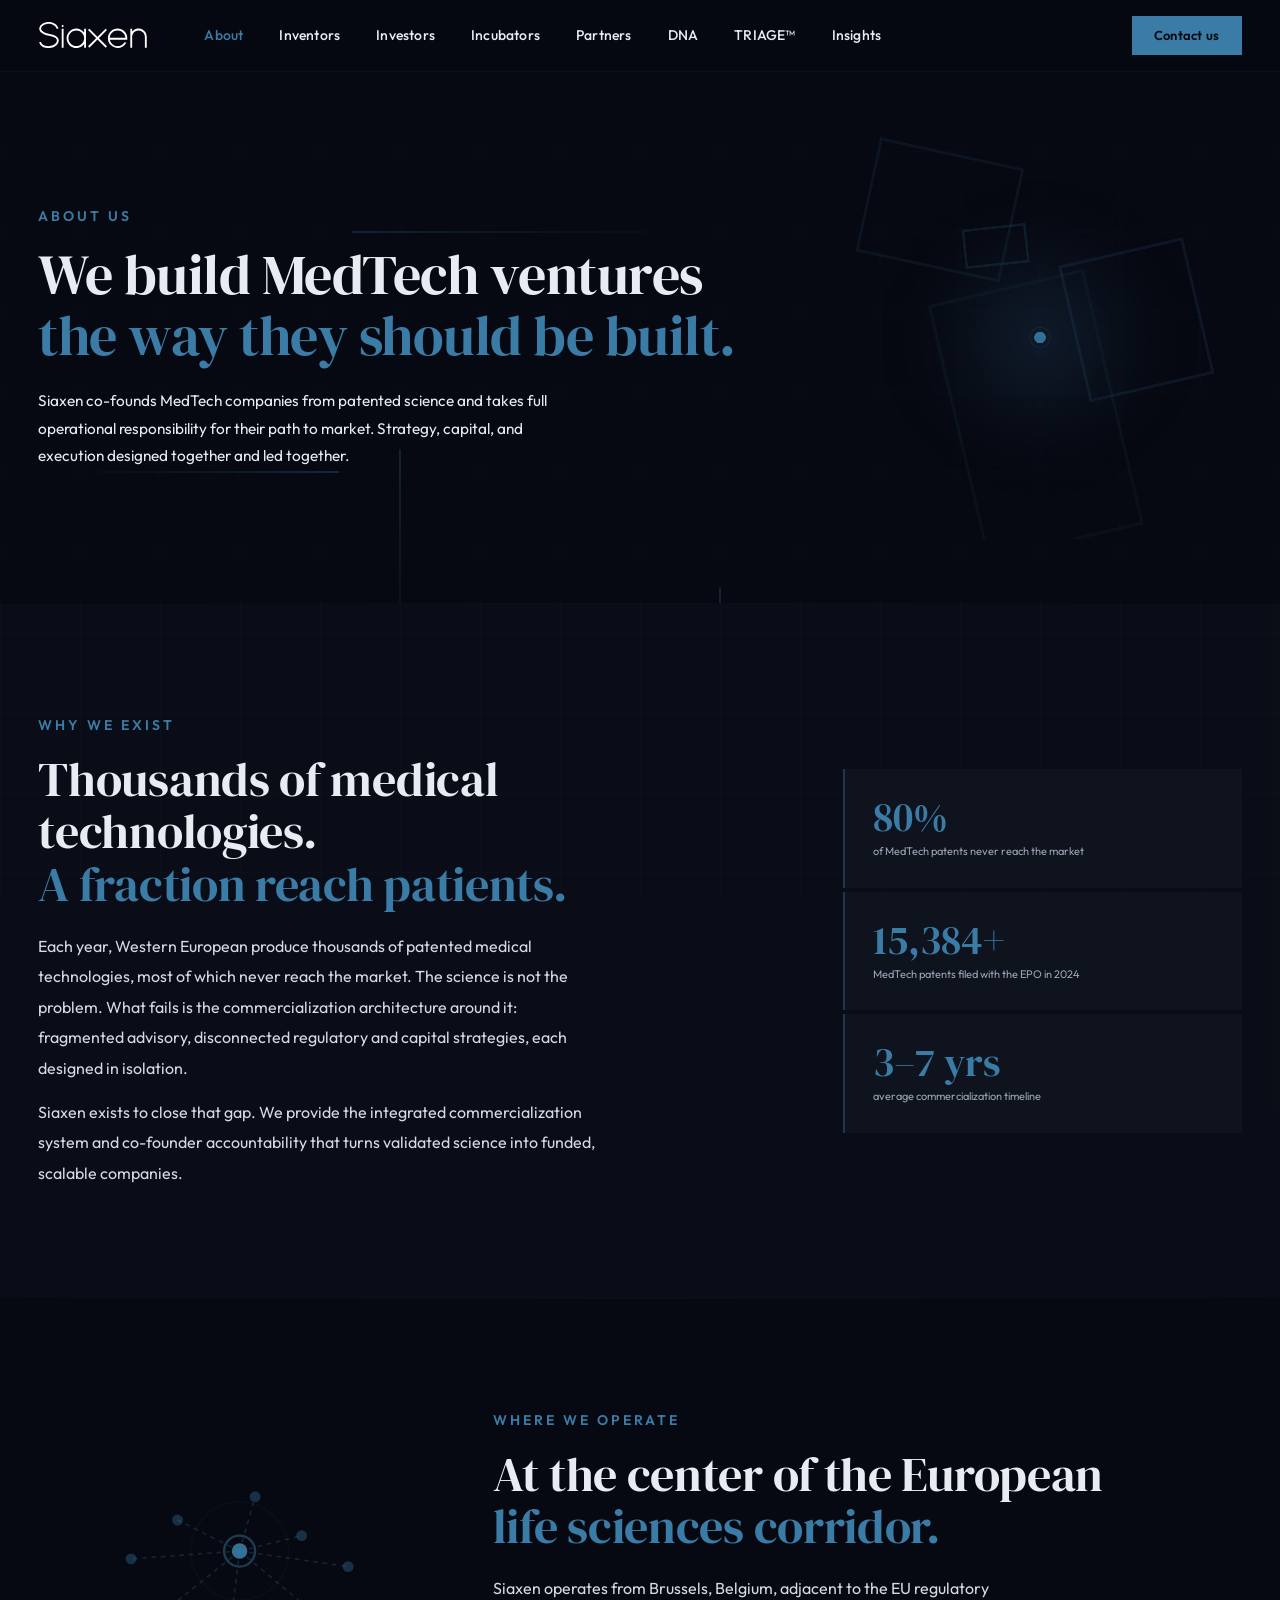
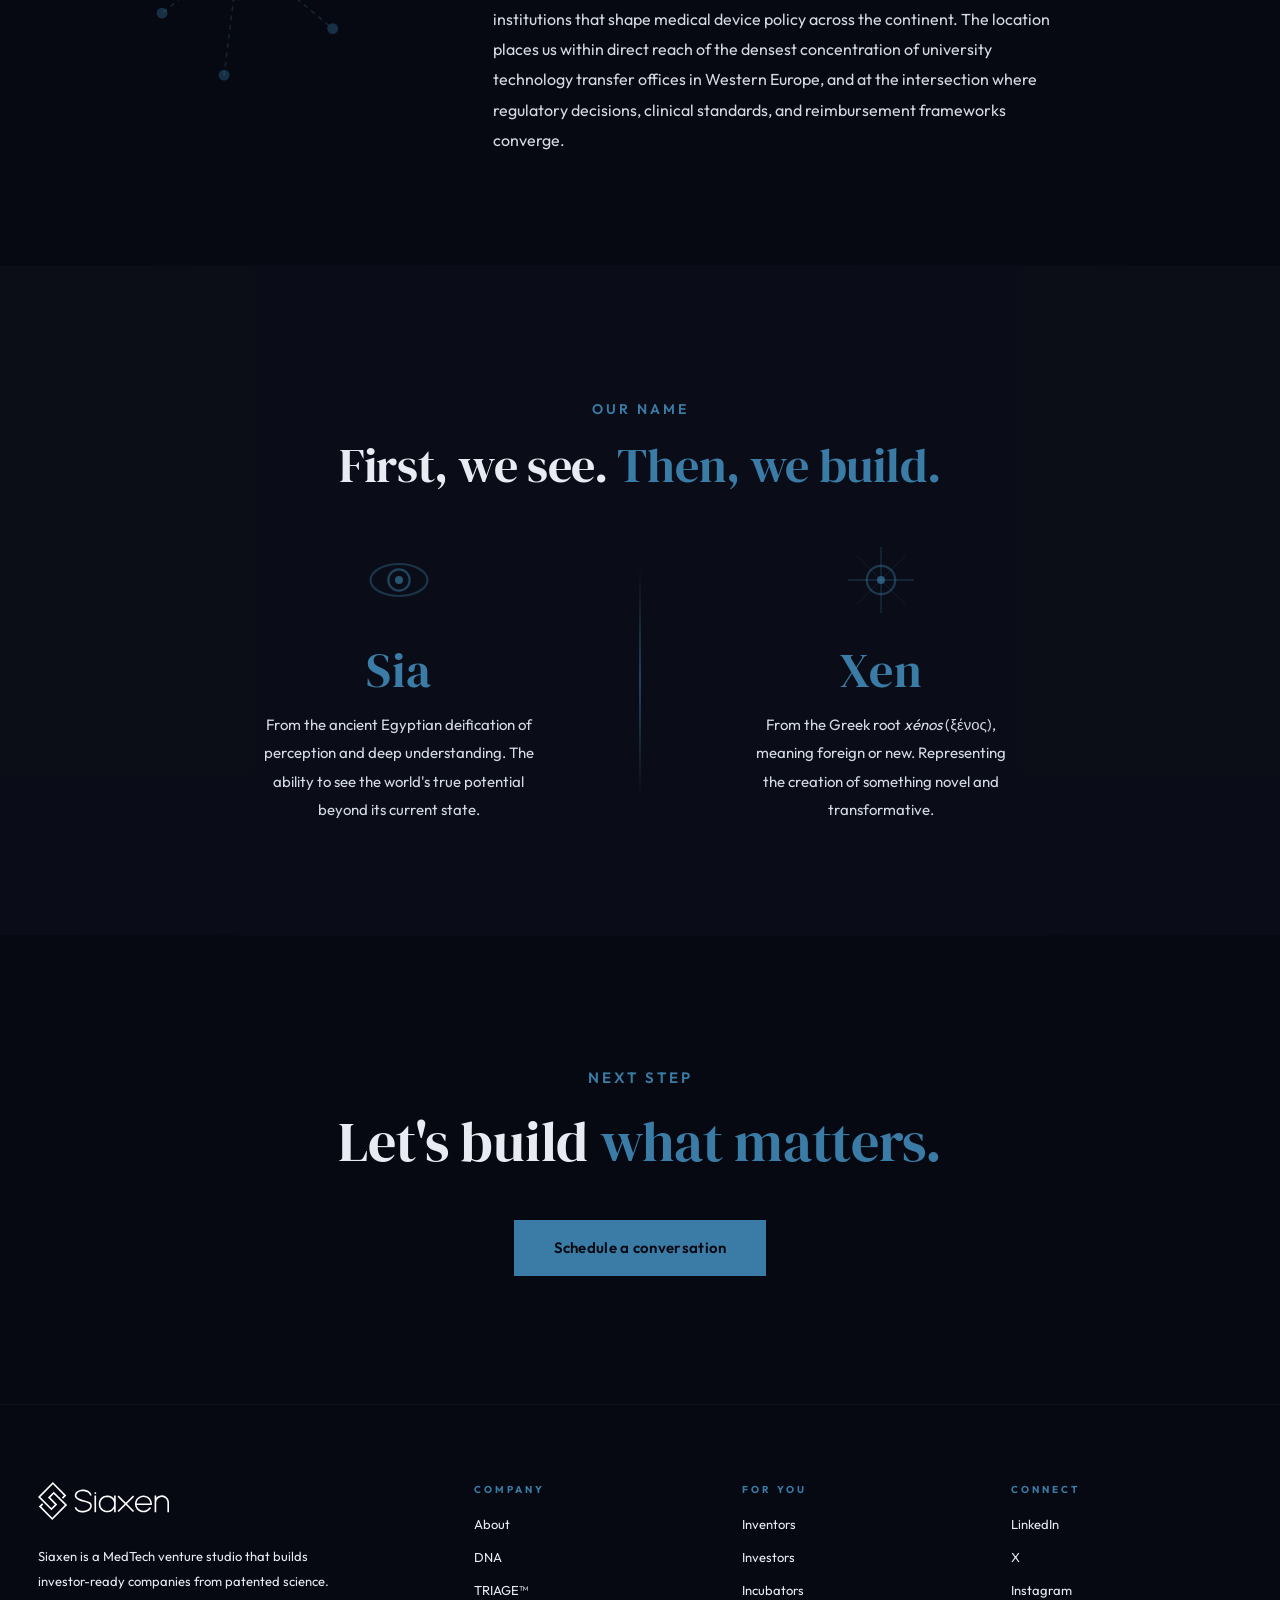
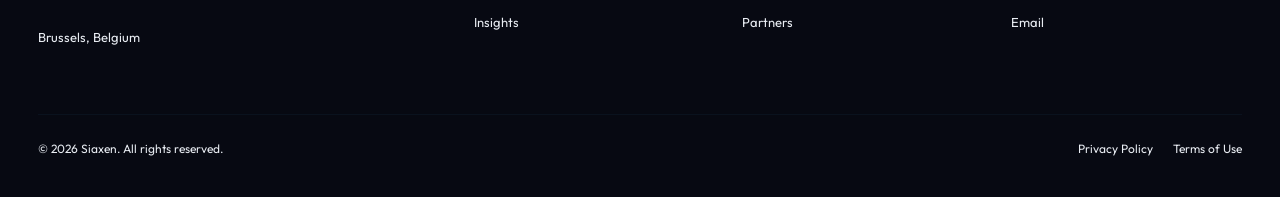
<file: about.html>
<!DOCTYPE html>
<html lang="en">
<head>
<meta charset="UTF-8">
<meta name="viewport" content="width=device-width, initial-scale=1.0">
<title>About - Siaxen</title>
<meta name="description" content="Siaxen is a MedTech venture studio based in Brussels. We build investor-ready companies from patented science by replacing fragmented commercialization with synchronized architecture.">
<link rel="icon" type="image/svg+xml" href="assets/favicon.svg">
<link rel="canonical" href="https://siaxen.com/about">
<meta property="og:title" content="About - Siaxen">
<meta property="og:description" content="Siaxen is a MedTech venture studio based in Brussels. We build investor-ready companies from patented science.">
<meta property="og:type" content="website">
<meta property="og:url" content="https://siaxen.com/about">
<meta name="twitter:card" content="summary_large_image">
<link rel="preconnect" href="https://fonts.googleapis.com">
<link rel="preconnect" href="https://fonts.gstatic.com" crossorigin>
<link href="https://fonts.googleapis.com/css2?family=DM+Serif+Display:ital@0;1&family=Outfit:wght@300;400;500;600;700&display=swap" rel="stylesheet">
<link rel="stylesheet" href="css/styles.css">
</head>
<body>

<div class="bg-grid" aria-hidden="true"></div>

<!-- -- HEADER -- -->
<header class="site-header" role="banner">
<div class="site-header__inner">
  <a href="index.html" class="logo" aria-label="Siaxen Home">
    <img src="assets/Siaxen wordmark.svg" alt="Siaxen" width="110" height="24">
  </a>
  <nav class="nav-desktop" role="navigation" aria-label="Main navigation">
    <a href="about.html" class="nav__link nav__link--active">About</a>
    <a href="inventors.html" class="nav__link">Inventors</a>
    <a href="investors.html" class="nav__link">Investors</a>
    <a href="incubators.html" class="nav__link">Incubators</a>
    <a href="partners.html" class="nav__link">Partners</a>
    <a href="dna.html" class="nav__link">DNA</a>
    <a href="triage.html" class="nav__link">TRIAGE&#8482;</a>
    <a href="insights.html" class="nav__link">Insights</a>
  </nav>
  <div class="header-cta">
    <a href="contact.html" class="header-cta__primary">Contact us</a>
  </div>
  <button class="nav-toggle" id="navToggle" aria-label="Toggle navigation" aria-expanded="false">
    <span></span><span></span><span></span>
  </button>
</div>
</header>

<!-- -- MOBILE NAV -- -->
<div class="mobile-nav" id="mobileNav" aria-hidden="true">
  <div class="mobile-nav__links">
    <a href="about.html" class="mobile-nav__link">About</a>
    <a href="inventors.html" class="mobile-nav__link">Inventors</a>
    <a href="investors.html" class="mobile-nav__link">Investors</a>
    <a href="incubators.html" class="mobile-nav__link">Incubators</a>
    <a href="partners.html" class="mobile-nav__link">Partners</a>
    <a href="dna.html" class="mobile-nav__link">DNA</a>
    <a href="triage.html" class="mobile-nav__link">TRIAGE&#8482;</a>
    <a href="insights.html" class="mobile-nav__link">Insights</a>
  </div>
  <div class="mobile-nav__bottom">
    <a href="contact.html" class="mobile-nav__cta">Contact us</a>
  </div>
</div>

<!-- -- 1. PAGE HERO (Keep existing animation) -- -->
<section class="page-hero">
<canvas id="heroGridAnim" style="position:absolute;inset:0;width:100%;height:100%;z-index:0" aria-hidden="true"></canvas>

<div class="page-hero__inner">
  <div class="page-hero__text">
    <p class="eyebrow">About Us</p>
    <h1>
      <span>We build MedTech ventures</span><br>
      <span class="accent">the way they should be built.</span>
    </h1>
    <p class="page-hero__desc">Siaxen co-founds MedTech companies from patented science and takes full operational responsibility for their path to market. Strategy, capital, and execution designed together and led together.</p>
  </div>
  <div class="page-hero__visual" aria-hidden="true">
    <canvas id="archCanvas" style="width:100%;max-width:762px;aspect-ratio:1" width="1400" height="1400"></canvas>
  </div>
</div>

<!-- Architecture animation (unique to About page) -->
<script>
(function(){
  var canvas=document.getElementById('archCanvas');
  if(!canvas)return;
  var ctx=canvas.getContext('2d');
  var W=1400,H=1400;
  canvas.width=W;canvas.height=H;
  var cx=W/2,cy=H/2;
  var col=[58,124,165];
  var time=0;

  function rgba(a){return 'rgba('+col[0]+','+col[1]+','+col[2]+','+a+')';}
  function easeIO(t){return t<0.5?2*t*t:1-Math.pow(-2*t+2,2)/2;}
  function lerp(a,b,t){return a+(b-a)*t;}

  var rects=[
    {tx:cx-504,ty:cy-504,tw:1008,th:1008,topac:0.25,sw:11},
    {tx:cx-350,ty:cy-350,tw:700,th:700,topac:0.38,sw:10},
    {tx:cx-217,ty:cy-217,tw:434,th:434,topac:0.50,sw:10},
    {tx:cx-101,ty:cy-101,tw:202,th:202,topac:0.60,sw:9}
  ];

  function scatter(){
    for(var i=0;i<rects.length;i++){
      var r=rects[i];
      r.sx=cx+(Math.random()-0.5)*W*0.55-r.tw/2;
      r.sy=cy+(Math.random()-0.5)*H*0.55-r.th/2;
      r.sw_s=r.tw*(0.5+Math.random()*0.6);
      r.sh_s=r.th*(0.5+Math.random()*0.6);
      r.srot=(Math.random()-0.5)*0.5;
    }
  }
  scatter();

  for(var i=0;i<rects.length;i++){
    var r=rects[i];
    r.x=r.sx;r.y=r.sy;r.w=r.sw_s;r.h=r.sh_s;r.rot=r.srot;
  }

  var CYCLE=14;
  var scattered=false;

  function frame(){
    time+=0.016;
    ctx.clearRect(0,0,W,H);

    var g=ctx.createRadialGradient(cx,cy,0,cx,cy,560);
    g.addColorStop(0,rgba(0.16));g.addColorStop(0.5,rgba(0.05));g.addColorStop(1,'rgba(0,0,0,0)');
    ctx.beginPath();ctx.arc(cx,cy,560,0,Math.PI*2);ctx.fillStyle=g;ctx.fill();

    var cycleT=time%CYCLE;
    var progress;
    if(cycleT<4){progress=easeIO(cycleT/4);}
    else if(cycleT<9){progress=1;}
    else if(cycleT<12){progress=1-easeIO((cycleT-9)/3);}
    else{progress=0;if(!scattered){scatter();scattered=true;}}
    if(cycleT<9)scattered=false;

    for(var i=0;i<rects.length;i++){
      var r=rects[i];
      var goalX=lerp(r.sx,r.tx,progress);
      var goalY=lerp(r.sy,r.ty,progress);
      var goalW=lerp(r.sw_s,r.tw,progress);
      var goalH=lerp(r.sh_s,r.th,progress);
      var goalR=lerp(r.srot,0,progress);

      r.x+=(goalX-r.x)*0.04;
      r.y+=(goalY-r.y)*0.04;
      r.w+=(goalW-r.w)*0.04;
      r.h+=(goalH-r.h)*0.04;
      r.rot+=(goalR-r.rot)*0.04;

      var op=lerp(r.topac*0.2,r.topac,progress);

      ctx.save();
      ctx.translate(r.x+r.w/2,r.y+r.h/2);
      ctx.rotate(r.rot);
      ctx.shadowColor=rgba(op*0.6);
      ctx.shadowBlur=20;
      ctx.strokeStyle=rgba(op);
      ctx.lineWidth=r.sw;
      ctx.strokeRect(-r.w/2,-r.h/2,r.w,r.h);
      ctx.restore();
    }

    ctx.shadowColor='transparent';ctx.shadowBlur=0;
    var cp=0.75+0.2*Math.sin(time*1.0);
    ctx.beginPath();ctx.arc(cx,cy,20,0,Math.PI*2);ctx.fillStyle=rgba(cp);ctx.fill();
    var pT=(time*0.15)%1;
    var pR=20+pT*140;
    var pA=0.14*(1-pT);
    ctx.beginPath();ctx.arc(cx,cy,pR,0,Math.PI*2);ctx.strokeStyle=rgba(pA);ctx.lineWidth=3.5;ctx.stroke();

    requestAnimationFrame(frame);
  }
  if(window.matchMedia('(prefers-reduced-motion:reduce)').matches){time=0;frame();}else{requestAnimationFrame(frame);}
})();
</script>
</section>

<div class="divider"></div>

<!-- -- 2. WHY WE EXIST -- -->
<section class="section section--alt" style="position:relative;overflow:hidden;padding-top:clamp(70px,9vw,110px);padding-bottom:clamp(70px,9vw,110px);background:rgba(15,19,30,.48)">
<div class="container">

  <!-- Two-column: Text left + Stats right -->
  <div class="reveal" style="display:grid;grid-template-columns:1.3fr .7fr;gap:clamp(40px,5vw,72px);align-items:center">
    
    <!-- Text left -->
    <div style="margin:0">
      <p class="eyebrow" style="color:#3A7CA5;font-size:14px">Why We Exist</p>
      <h2>Thousands of medical technologies.<br><span style="color:#3A7CA5">A fraction reach patients.</span></h2>
      <p style="font-size:clamp(14px,1.4vw,16px);color:var(--tx-sub);line-height:1.9;margin-top:20px;max-width:560px">Each year, Western European produce thousands of patented medical technologies, most of which never reach the market. The science is not the problem. What fails is the commercialization architecture around it: fragmented advisory, disconnected regulatory and capital strategies, each designed in isolation.</p>
      <p style="font-size:clamp(14px,1.4vw,16px);color:var(--tx-sub);line-height:1.9;margin-top:14px;max-width:560px">Siaxen exists to close that gap. We provide the integrated commercialization system and co-founder accountability that turns validated science into funded, scalable companies.</p>
    </div>

    <!-- Stats right -->
    <div style="display:flex;flex-direction:column;gap:4px">
      <div class="stat-card reveal reveal-d1" style="background:var(--surf);padding:clamp(20px,2.5vw,28px);position:relative;overflow:hidden">
        <p style="font-family:'DM Serif Display',serif;font-size:clamp(28px,3.5vw,40px);color:#3A7CA5;line-height:1;margin-bottom:6px" data-counter="80" data-suffix="%">0%</p>
        <p style="font-size:11px;color:var(--tx-mute);line-height:1.5">of MedTech patents never reach the market</p>
      </div>
      <div class="stat-card reveal reveal-d2" style="background:var(--surf);padding:clamp(20px,2.5vw,28px);position:relative;overflow:hidden">
        <p style="font-family:'DM Serif Display',serif;font-size:clamp(28px,3.5vw,40px);color:#3A7CA5;line-height:1;margin-bottom:6px" data-counter="15700" data-suffix="+">0+</p>
        <p style="font-size:11px;color:var(--tx-mute);line-height:1.5">MedTech patents filed with the EPO in 2024</p>
      </div>
      <div class="stat-card reveal reveal-d3" style="background:var(--surf);padding:clamp(20px,2.5vw,28px);position:relative;overflow:hidden">
        <p style="font-family:'DM Serif Display',serif;font-size:clamp(28px,3.5vw,40px);color:#3A7CA5;line-height:1;margin-bottom:6px" data-counter="7" data-prefix="3–" data-suffix=" yrs">0 yrs</p>
        <p style="font-size:11px;color:var(--tx-mute);line-height:1.5">average commercialization timeline</p>
      </div>
    </div>
  </div>

</div>
</section>

<div class="divider"></div>

<!-- -- 3. WHERE WE OPERATE -- -->
<section class="section" style="position:relative;overflow:hidden;padding-top:clamp(70px,9vw,110px);padding-bottom:clamp(70px,9vw,110px)">
<div class="container">

  <!-- Two-column: Visual left + Text right -->
  <div class="reveal where-grid" style="display:grid;grid-template-columns:.7fr 1.3fr;gap:clamp(32px,4vw,56px);align-items:center">
    
    <!-- Visual left -->
    <div class="where-visual" style="display:flex;align-items:center;justify-content:center" aria-hidden="true">
      <svg viewBox="0 0 260 200" fill="none" style="width:100%;max-width:455px">
        <!-- Scattered dots representing European cities -->
        <circle cx="90" cy="60" r="3.5" fill="#3A7CA5" opacity=".35"/>
        <circle cx="140" cy="45" r="3.5" fill="#3A7CA5" opacity=".35"/>
        <circle cx="170" cy="70" r="3.5" fill="#3A7CA5" opacity=".35"/>
        <circle cx="80" cy="120" r="3.5" fill="#3A7CA5" opacity=".35"/>
        <circle cx="200" cy="90" r="3.5" fill="#3A7CA5" opacity=".35"/>
        <circle cx="60" cy="85" r="3.5" fill="#3A7CA5" opacity=".35"/>
        <circle cx="190" cy="130" r="3.5" fill="#3A7CA5" opacity=".35"/>
        <circle cx="120" cy="160" r="3.5" fill="#3A7CA5" opacity=".35"/>
        <!-- Brussels - highlighted -->
        <circle cx="130" cy="80" r="10" stroke="#3A7CA5" stroke-width="1.5" opacity=".45" fill="none"/>
        <circle cx="130" cy="80" r="5" fill="#3A7CA5" opacity=".9"/>
        <!-- Connection lines from Brussels -->
        <line x1="130" y1="80" x2="90" y2="60" stroke="#3A7CA5" stroke-width="1" opacity=".25" stroke-dasharray="3 3"/>
        <line x1="130" y1="80" x2="140" y2="45" stroke="#3A7CA5" stroke-width="1" opacity=".25" stroke-dasharray="3 3"/>
        <line x1="130" y1="80" x2="170" y2="70" stroke="#3A7CA5" stroke-width="1" opacity=".25" stroke-dasharray="3 3"/>
        <line x1="130" y1="80" x2="80" y2="120" stroke="#3A7CA5" stroke-width="1" opacity=".25" stroke-dasharray="3 3"/>
        <line x1="130" y1="80" x2="200" y2="90" stroke="#3A7CA5" stroke-width="1" opacity=".25" stroke-dasharray="3 3"/>
        <line x1="130" y1="80" x2="60" y2="85" stroke="#3A7CA5" stroke-width="1" opacity=".25" stroke-dasharray="3 3"/>
        <line x1="130" y1="80" x2="190" y2="130" stroke="#3A7CA5" stroke-width="1" opacity=".25" stroke-dasharray="3 3"/>
        <line x1="130" y1="80" x2="120" y2="160" stroke="#3A7CA5" stroke-width="1" opacity=".25" stroke-dasharray="3 3"/>
        <!-- Pulse ring animation -->
        <circle cx="130" cy="80" r="24" stroke="#3A7CA5" stroke-width="1" opacity=".2" fill="none">
          <animate attributeName="r" from="18" to="35" dur="3s" repeatCount="indefinite"/>
          <animate attributeName="opacity" from=".3" to="0" dur="3s" repeatCount="indefinite"/>
        </circle>
      </svg>
    </div>

    <!-- Text right -->
    <div>
      <p class="eyebrow" style="color:#3A7CA5;font-size:14px">Where We Operate</p>
      <h2>At the center of the European<br><span style="color:#3A7CA5">life sciences corridor.</span></h2>
      <p style="font-size:clamp(14px,1.4vw,16px);color:var(--tx-sub);line-height:1.9;margin-top:20px;max-width:560px">Siaxen operates from Brussels, Belgium, adjacent to the EU regulatory institutions that shape medical device policy across the continent. The location places us within direct reach of the densest concentration of university technology transfer offices in Western Europe, and at the intersection where regulatory decisions, clinical standards, and reimbursement frameworks converge.</p>
    </div>
  </div>

</div>
</section>

<div class="divider"></div>

<!-- -- 4. THE NAME -- -->
<section class="section section--alt" style="position:relative;overflow:hidden;padding-top:clamp(70px,9vw,110px);padding-bottom:clamp(70px,9vw,110px);background:rgba(15,19,30,.48)">
<div class="container">

  <div class="section__header reveal" style="text-align:center;margin-bottom:clamp(32px,4vw,48px)">
    <p class="eyebrow" style="color:#3A7CA5;font-size:14px;text-align:center;max-width:none;margin-left:auto;margin-right:auto">Our Name</p>
    <h2 style="text-align:center">First, we see. <span style="color:#3A7CA5">Then, we build.</span></h2>
  </div>

  <div class="reveal" style="display:grid;grid-template-columns:1fr auto 1fr;gap:clamp(24px,4vw,56px);align-items:center;max-width:860px;margin:0 auto">
    <!-- Sia -->
    <div style="text-align:center">
      <div style="margin-bottom:clamp(16px,2vw,24px)" aria-hidden="true">
        <svg viewBox="0 0 90 90" fill="none" style="width:80px;height:80px;margin:0 auto">
          <ellipse cx="45" cy="45" rx="32" ry="18" stroke="#3A7CA5" stroke-width="2.5" opacity=".35" fill="none"/>
          <circle cx="45" cy="45" r="12" stroke="#3A7CA5" stroke-width="2.5" opacity=".5" fill="none"/>
          <circle cx="45" cy="45" r="4.5" fill="#3A7CA5" opacity=".65"/>
        </svg>
      </div>
      <h3 style="font-family:'DM Serif Display',serif;font-size:clamp(32px,4vw,48px);color:#3A7CA5;margin-bottom:14px;letter-spacing:1px">Sia</h3>
      <p style="font-size:clamp(13px,1.2vw,15px);color:var(--tx-sub);line-height:1.9;max-width:270px;margin:0 auto">From the ancient Egyptian deification of perception and deep understanding. The ability to see the world's true potential beyond its current state.</p>
    </div>

    <!-- Divider -->
    <div style="width:2px;align-self:stretch;background:linear-gradient(180deg,transparent 10%,rgba(58,124,165,.5) 50%,transparent 90%)" aria-hidden="true"></div>

    <!-- Xen -->
    <div style="text-align:center">
      <div style="margin-bottom:clamp(16px,2vw,24px)" aria-hidden="true">
        <svg viewBox="0 0 90 90" fill="none" style="width:80px;height:80px;margin:0 auto">
          <line x1="45" y1="8" x2="45" y2="82" stroke="#3A7CA5" stroke-width="1.5" opacity=".3"/>
          <line x1="8" y1="45" x2="82" y2="45" stroke="#3A7CA5" stroke-width="1.5" opacity=".3"/>
          <line x1="18" y1="18" x2="72" y2="72" stroke="#3A7CA5" stroke-width="1" opacity=".18"/>
          <line x1="72" y1="18" x2="18" y2="72" stroke="#3A7CA5" stroke-width="1" opacity=".18"/>
          <circle cx="45" cy="45" r="16" stroke="#3A7CA5" stroke-width="2.5" opacity=".4" fill="none"/>
          <circle cx="45" cy="45" r="4.5" fill="#3A7CA5" opacity=".65"/>
        </svg>
      </div>
      <h3 style="font-family:'DM Serif Display',serif;font-size:clamp(32px,4vw,48px);color:#3A7CA5;margin-bottom:14px;letter-spacing:1px">Xen</h3>
      <p style="font-size:clamp(13px,1.2vw,15px);color:var(--tx-sub);line-height:1.9;max-width:270px;margin:0 auto">From the Greek root <em>xénos</em> (ξένος), meaning foreign or new. Representing the creation of something novel and transformative.</p>
    </div>
  </div>

</div>
</section>

<div class="divider"></div>

<style>
/* Stat card animations */
.stat-card{
  border-left:2px solid rgba(58,124,165,.35);
  transition:border-left-color .4s ease,transform .3s ease;
}
.stat-card:hover{
  transform:translateY(-3px);
  border-left-color:#3A7CA5;
}
/* Glow sweep effect */
.stat-card::after{
  content:'';
  position:absolute;
  top:0;left:-100%;
  width:100%;height:100%;
  background:linear-gradient(90deg,transparent,rgba(58,124,165,.04),transparent);
  transition:none;
}
.stat-card.is-visible::after{
  animation:glowSweep 1.5s ease .5s forwards;
}
@keyframes glowSweep{
  0%{left:-100%}
  100%{left:100%}
}
@media(max-width:1024px){
  .section [style*="grid-template-columns"]{grid-template-columns:1fr!important}
  .where-visual{order:2!important}
  .where-visual svg{max-width:500px!important}
}
@media(max-width:768px){
  .section [style*="grid-template-columns:1fr auto 1fr"]{grid-template-columns:1fr!important}
  .section [style*="grid-template-columns:1fr auto 1fr"] [style*="width:2px"][style*="align-self"]{
    width:100px!important;
    height:2px!important;
    align-self:auto!important;
    margin:20px auto;
    background:linear-gradient(90deg,transparent,rgba(58,124,165,.45),transparent)!important;
  }
}
</style>

<!-- -- 5. PRE-FOOTER CTA -- -->
<section class="section cta-section">
<div class="container">
  <div class="reveal" style="text-align:center">
    <p class="eyebrow" style="color:#3A7CA5;margin-bottom:20px">Next Step</p>
    <h2 style="font-size:clamp(32px,5vw,56px)">Let's build <span class="text-accent">what matters.</span></h2>
    <div style="margin-top:clamp(32px,4vw,48px)">
      <a href="contact.html" class="btn btn-primary" style="padding:16px 40px;font-size:15px">Schedule a conversation</a>
    </div>
  </div>
</div>
</section>

<!-- -- FOOTER -- -->
<footer class="site-footer" role="contentinfo">
<div class="container">
  <div class="footer__top">
    <div class="footer__brand">
      <img src="assets/Siaxen Full.svg" alt="Siaxen" style="height:38px;filter:brightness(0) invert(1)">
      <p style="margin-top:24px">Siaxen is a MedTech venture studio that builds investor-ready companies from patented science.</p>
      <p style="font-size:13px;color:var(--tx);margin-top:32px">Brussels, Belgium</p>
    </div>
    <div class="footer__cols">
      <div>
        <div class="footer__col-title">COMPANY</div>
        <div class="footer__links">
          <a href="about.html">About</a>
          <a href="dna.html">DNA</a>
          <a href="triage.html">TRIAGE&#8482;</a>
          <a href="insights.html">Insights</a>
        </div>
      </div>
      <div>
        <div class="footer__col-title">FOR YOU</div>
        <div class="footer__links">
          <a href="inventors.html">Inventors</a>
          <a href="investors.html">Investors</a>
          <a href="incubators.html">Incubators</a>
          <a href="partners.html">Partners</a>
        </div>
      </div>
      <div>
        <div class="footer__col-title">CONNECT</div>
        <div class="footer__links">
          <a href="https://linkedin.com/company/siaxen" target="_blank" rel="noopener">LinkedIn</a>
          <a href="https://x.com/siaxen" target="_blank" rel="noopener">X</a>
          <a href="https://instagram.com/siaxen" target="_blank" rel="noopener">Instagram</a>
          <a href="mailto:contact@siaxen.com">Email</a>
        </div>
      </div>
    </div>
  </div>
  <div class="footer__bottom">
    <span>&copy; 2026 Siaxen. All rights reserved.</span>
    <div class="footer__legal">
      <a href="privacy.html">Privacy Policy</a>
      <a href="terms.html">Terms of Use</a>
    </div>
  </div>
</div>
</footer>

<script src="js/main.js" defer></script>
<script>document.addEventListener('DOMContentLoaded', function(){ if(window.initHeroGrid) window.initHeroGrid(); });</script>
</body>
</html>
</file>
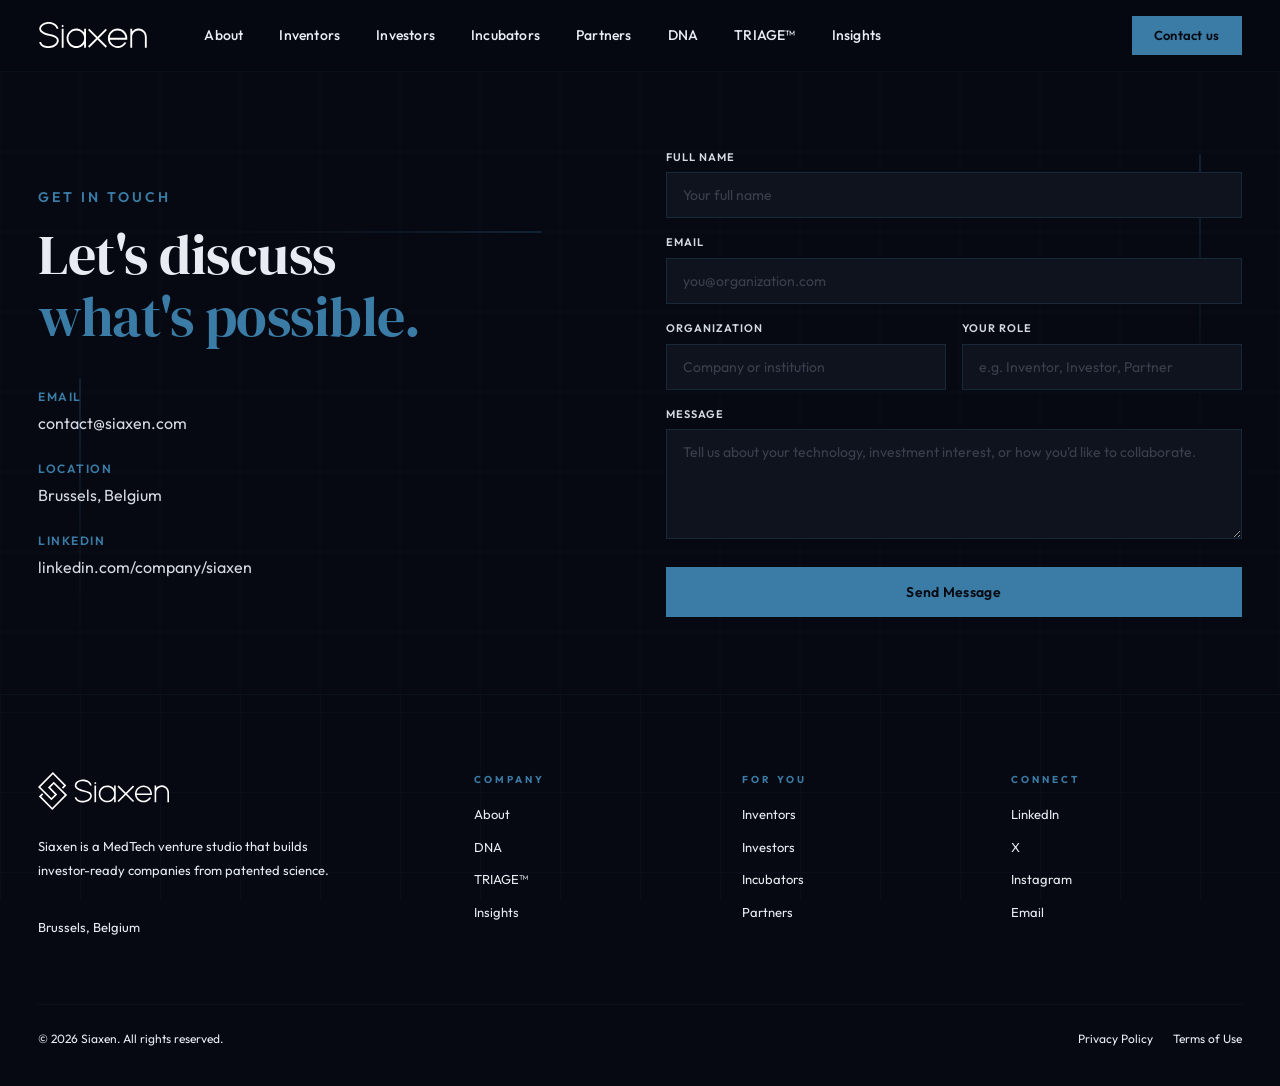
<file: contact.html>
<!DOCTYPE html>
<html lang="en">
<head>
<meta charset="UTF-8">
<meta name="viewport" content="width=device-width, initial-scale=1.0">
<title>Contact - Siaxen</title>
<meta name="description" content="Start a conversation with Siaxen. MedTech venture studio based in Brussels.">
<link rel="icon" type="image/svg+xml" href="assets/favicon.svg">
<link rel="canonical" href="https://siaxen.com/contact">
<meta property="og:title" content="Contact - Siaxen">
<meta property="og:description" content="Start a conversation with Siaxen. MedTech venture studio based in Brussels.">
<meta property="og:type" content="website">
<meta property="og:url" content="https://siaxen.com/contact">
<meta name="twitter:card" content="summary_large_image">
<link rel="preconnect" href="https://fonts.googleapis.com">
<link rel="preconnect" href="https://fonts.gstatic.com" crossorigin>
<link href="https://fonts.googleapis.com/css2?family=DM+Serif+Display:ital@0;1&family=Outfit:wght@300;400;500;600;700&display=swap" rel="stylesheet">
<link rel="stylesheet" href="css/styles.css">
</head>
<body>

<div class="bg-grid" aria-hidden="true"></div>

<!-- ══ HEADER ══ -->
<header class="site-header" role="banner">
<div class="site-header__inner">
  <a href="index.html" class="logo" aria-label="Siaxen Home">
    <img src="assets/Siaxen wordmark.svg" alt="Siaxen" width="110" height="24">
  </a>
  <nav class="nav-desktop" role="navigation" aria-label="Main navigation">
    <a href="about.html" class="nav__link">About</a>
    <a href="inventors.html" class="nav__link">Inventors</a>
    <a href="investors.html" class="nav__link">Investors</a>
    <a href="incubators.html" class="nav__link">Incubators</a>
    <a href="partners.html" class="nav__link">Partners</a>
    <a href="dna.html" class="nav__link">DNA</a>
    <a href="triage.html" class="nav__link">TRIAGE&#8482;</a>
    <a href="insights.html" class="nav__link">Insights</a>
  </nav>
  <div class="header-cta">
    <a href="contact.html" class="header-cta__primary">Contact us</a>
  </div>
  <button class="nav-toggle" id="navToggle" aria-label="Toggle navigation" aria-expanded="false">
    <span></span><span></span><span></span>
  </button>
</div>
</header>

<!-- ══ MOBILE NAV ══ -->
<div class="mobile-nav" id="mobileNav" aria-hidden="true">
  <div class="mobile-nav__links">
    <a href="about.html" class="mobile-nav__link">About</a>
    <a href="inventors.html" class="mobile-nav__link">Inventors</a>
    <a href="investors.html" class="mobile-nav__link">Investors</a>
    <a href="incubators.html" class="mobile-nav__link">Incubators</a>
    <a href="partners.html" class="mobile-nav__link">Partners</a>
    <a href="dna.html" class="mobile-nav__link">DNA</a>
    <a href="triage.html" class="mobile-nav__link">TRIAGE&#8482;</a>
    <a href="insights.html" class="mobile-nav__link">Insights</a>
  </div>
  <div class="mobile-nav__bottom">
    <a href="contact.html" class="mobile-nav__cta">Contact us</a>
  </div>
</div>

<!-- ══ PAGE HERO (Form as visual) ══ -->
<section class="page-hero" style="position:relative;overflow:hidden;background:#070912">

<!-- Animated hero grid -->
<canvas id="heroGridAnim" style="position:absolute;inset:0;width:100%;height:100%;z-index:0" aria-hidden="true"></canvas>

<div class="page-hero__inner" style="position:relative;z-index:2">
  <div class="page-hero__text">
    <p class="eyebrow" style="color:#3A7CA5;font-size:14px">Get In Touch</p>
    <h1 style="font-family:'DM Serif Display',serif;font-weight:400;font-size:clamp(32px,4.5vw,56px);line-height:1.1;margin-bottom:clamp(28px,3.5vw,40px)">
      <span>Let's discuss</span><br>
      <span style="color:#3A7CA5">what's possible.</span>
    </h1>
    
    <!-- Contact info -->
    <div class="contact-info" style="display:flex;flex-direction:column;gap:22px">
      <div>
        <p style="font-size:12px;font-weight:600;letter-spacing:1.5px;color:#3A7CA5;margin-bottom:5px">EMAIL</p>
        <a href="mailto:contact@siaxen.com" style="font-size:16px;color:var(--tx-sub);transition:color .3s" onmouseover="this.style.color='#3A7CA5'" onmouseout="this.style.color=''">contact@siaxen.com</a>
      </div>
      <div>
        <p style="font-size:12px;font-weight:600;letter-spacing:1.5px;color:#3A7CA5;margin-bottom:5px">LOCATION</p>
        <p style="font-size:16px;color:var(--tx-sub)">Brussels, Belgium</p>
      </div>
      <div>
        <p style="font-size:12px;font-weight:600;letter-spacing:1.5px;color:#3A7CA5;margin-bottom:5px">LINKEDIN</p>
        <a href="https://linkedin.com/company/siaxen" target="_blank" rel="noopener" style="font-size:16px;color:var(--tx-sub);transition:color .3s" onmouseover="this.style.color='#3A7CA5'" onmouseout="this.style.color=''">linkedin.com/company/siaxen</a>
      </div>
    </div>
  </div>

  <!-- Form -->
  <div class="page-hero__visual" style="align-items:start;min-height:auto">
    <div style="width:100%">
      <form action="#" method="POST" style="display:flex;flex-direction:column;gap:16px">
        <div>
          <label style="font-size:11px;font-weight:600;letter-spacing:1px;color:var(--tx-sub);display:block;margin-bottom:6px">FULL NAME</label>
          <input type="text" name="name" placeholder="Your full name" required style="background:var(--surf);border:1px solid rgba(58,124,165,.2);padding:13px 16px;color:var(--tx);font-family:'Outfit',sans-serif;font-size:14px;outline:none;width:100%;transition:border-color .3s" onfocus="this.style.borderColor='rgba(58,124,165,.4)'" onblur="this.style.borderColor='rgba(58,124,165,.1)'">
        </div>
        <div>
          <label style="font-size:11px;font-weight:600;letter-spacing:1px;color:var(--tx-sub);display:block;margin-bottom:6px">EMAIL</label>
          <input type="email" name="email" placeholder="you@organization.com" required style="background:var(--surf);border:1px solid rgba(58,124,165,.2);padding:13px 16px;color:var(--tx);font-family:'Outfit',sans-serif;font-size:14px;outline:none;width:100%;transition:border-color .3s" onfocus="this.style.borderColor='rgba(58,124,165,.4)'" onblur="this.style.borderColor='rgba(58,124,165,.1)'">
        </div>
        <div style="display:grid;grid-template-columns:1fr 1fr;gap:16px">
          <div>
            <label style="font-size:11px;font-weight:600;letter-spacing:1px;color:var(--tx-sub);display:block;margin-bottom:6px">ORGANIZATION</label>
            <input type="text" name="organization" placeholder="Company or institution" style="background:var(--surf);border:1px solid rgba(58,124,165,.2);padding:13px 16px;color:var(--tx);font-family:'Outfit',sans-serif;font-size:14px;outline:none;width:100%;transition:border-color .3s" onfocus="this.style.borderColor='rgba(58,124,165,.4)'" onblur="this.style.borderColor='rgba(58,124,165,.1)'">
          </div>
          <div>
            <label style="font-size:11px;font-weight:600;letter-spacing:1px;color:var(--tx-sub);display:block;margin-bottom:6px">YOUR ROLE</label>
            <input type="text" name="role" placeholder="e.g. Inventor, Investor, Partner" style="background:var(--surf);border:1px solid rgba(58,124,165,.2);padding:13px 16px;color:var(--tx);font-family:'Outfit',sans-serif;font-size:14px;outline:none;width:100%;transition:border-color .3s" onfocus="this.style.borderColor='rgba(58,124,165,.4)'" onblur="this.style.borderColor='rgba(58,124,165,.1)'">
          </div>
        </div>
        <div>
          <label style="font-size:11px;font-weight:600;letter-spacing:1px;color:var(--tx-sub);display:block;margin-bottom:6px">MESSAGE</label>
          <textarea name="message" rows="4" placeholder="Tell us about your technology, investment interest, or how you'd like to collaborate." style="background:var(--surf);border:1px solid rgba(58,124,165,.2);padding:13px 16px;color:var(--tx);font-family:'Outfit',sans-serif;font-size:14px;outline:none;width:100%;resize:vertical;min-height:110px;transition:border-color .3s" onfocus="this.style.borderColor='rgba(58,124,165,.4)'" onblur="this.style.borderColor='rgba(58,124,165,.1)'"></textarea>
        </div>
        <button type="submit" class="btn btn-primary" style="margin-top:4px;width:100%;justify-content:center;padding:14px 32px">Send Message</button>
      </form>
    </div>
  </div>
</div>

<style>
.page-hero{
  padding:calc(var(--header-h) + clamp(48px,6vw,80px)) 0 clamp(48px,6vw,80px);
}
.page-hero__inner{
  display:grid;
  grid-template-columns:1fr 1fr;
  align-items:center;
  gap:clamp(32px,4vw,64px);
  max-width:1280px;
  margin:0 auto;
  padding:0 var(--gutter);
}
.page-hero__text{max-width:none}
.page-hero__visual{display:flex;align-items:center;justify-content:flex-end}
@media(max-width:1024px){
  .page-hero__inner{grid-template-columns:1fr;text-align:center;gap:clamp(28px,3.5vh,40px)}
  .page-hero__text{order:1}
  .page-hero__visual{order:2;justify-content:center}
  .page-hero__visual form label{text-align:left!important}
  .contact-info{flex-direction:row!important;justify-content:center;gap:32px!important;padding-bottom:clamp(20px,3vw,32px)}
}
@media(max-width:480px){
  .contact-info{flex-direction:column!important;align-items:center}
}
@media(max-width:600px){
  [style*="grid-template-columns:1fr 1fr"]{grid-template-columns:1fr!important}
}
</style>
<script>
(function(){
  var c=document.getElementById('heroGridAnim');if(!c)return;var ctx=c.getContext('2d');var sp=80;var traces=[];var headerH=72;var gridStartY=headerH+sp;
  function allH(){var a=[];for(var y=gridStartY;y<c.height;y+=sp)a.push(y);return a;}
  function allV(){var a=[];for(var x=sp;x<c.width;x+=sp)a.push(x);return a;}
  function shuffle(a){for(var i=a.length-1;i>0;i--){var j=Math.floor(Math.random()*(i+1));var t=a[i];a[i]=a[j];a[j]=t;}return a;}
  function init(){traces=[];var hLines=shuffle(allH());var pickedH=[];for(var i=0;i<hLines.length&&pickedH.length<3;i++){var ok=true;for(var j=0;j<pickedH.length;j++){if(Math.abs(hLines[i]-pickedH[j])<sp*3){ok=false;break;}}if(ok)pickedH.push(hLines[i]);}var vLines=shuffle(allV());var pickedV=[];for(var i=0;i<vLines.length&&pickedV.length<2;i++){var ok=true;for(var j=0;j<pickedV.length;j++){if(Math.abs(vLines[i]-pickedV[j])<sp*3){ok=false;break;}}if(ok)pickedV.push(vLines[i]);}for(var i=0;i<pickedH.length;i++){var goR=Math.random()>0.5;traces.push({type:'h',line:pickedH[i],pos:Math.random()*c.width,dir:goR?1:-1,speed:0.3+Math.random()*0.9,len:120+Math.random()*200,op:0.19+Math.random()*0.09});}for(var i=0;i<pickedV.length;i++){traces.push({type:'v',line:pickedV[i],pos:Math.random()*c.height,dir:-1,speed:0.2+Math.random()*0.7,len:120+Math.random()*200,op:0.19+Math.random()*0.09});}}
  function newTrace(type){var W=c.width,H=c.height;var pool=type==='h'?allH():allV();shuffle(pool);var picked=-1;var gaps=[sp*3,sp*2,sp];for(var g=0;g<gaps.length&&picked===-1;g++){for(var i=0;i<pool.length;i++){var ok=true;for(var j=0;j<traces.length;j++){if(traces[j]&&traces[j].type===type&&Math.abs(traces[j].line-pool[i])<gaps[g]){ok=false;break;}}if(ok){picked=pool[i];break;}}}if(picked===-1)picked=pool[0];if(type==='h'){var goR=Math.random()>0.5;return{type:'h',line:picked,pos:goR?-(100+Math.random()*300):W+100+Math.random()*300,dir:goR?1:-1,speed:0.3+Math.random()*0.9,len:120+Math.random()*200,op:0.19+Math.random()*0.09};}else{return{type:'v',line:picked,pos:H+100+Math.random()*300,dir:-1,speed:0.2+Math.random()*0.7,len:120+Math.random()*200,op:0.19+Math.random()*0.09};}}
  function doResize(){c.width=c.parentElement.offsetWidth;c.height=c.parentElement.offsetHeight;var header=document.querySelector('.site-header');if(header)headerH=header.offsetHeight;gridStartY=headerH+sp;traces=[];init();}
  if(document.readyState==='complete'){doResize();}else{window.addEventListener('load',doResize);}window.addEventListener('resize',doResize);
  function animate(){ctx.clearRect(0,0,c.width,c.height);var W=c.width,H=c.height;var isMob=W<=768;ctx.lineWidth=isMob?1.2:1;ctx.strokeStyle=isMob?'rgba(58,124,165,0.0675)':'rgba(58,124,165,0.049)';for(var y=gridStartY;y<=H;y+=sp){ctx.beginPath();ctx.moveTo(0,y);ctx.lineTo(W,y);ctx.stroke();}for(var x=0;x<=W;x+=sp){ctx.beginPath();ctx.moveTo(x,0);ctx.lineTo(x,H);ctx.stroke();}
    for(var i=0;i<traces.length;i++){var t=traces[i];if(!t)continue;t.pos+=t.speed*t.dir;var head=t.pos,tail=head-t.len*t.dir;if(t.type==='h'){var fadeOp=t.op;if(fadeOp>0.005){var g=ctx.createLinearGradient(tail,t.line,head,t.line);g.addColorStop(0,'rgba(58,124,165,0)');g.addColorStop(0.5,'rgba(58,124,165,'+fadeOp*0.4+')');g.addColorStop(1,'rgba(58,124,165,'+fadeOp+')');ctx.beginPath();ctx.moveTo(tail,t.line);ctx.lineTo(head,t.line);ctx.strokeStyle=g;ctx.lineWidth=1.8;ctx.stroke();}if((t.dir>0&&tail>W)||(t.dir<0&&head<0))traces[i]=newTrace('h');}else{var fadeOp=t.op;if(fadeOp>0.005){var g=ctx.createLinearGradient(t.line,tail,t.line,head);g.addColorStop(0,'rgba(58,124,165,0)');g.addColorStop(0.5,'rgba(58,124,165,'+fadeOp*0.4+')');g.addColorStop(1,'rgba(58,124,165,'+fadeOp+')');ctx.beginPath();ctx.moveTo(t.line,tail);ctx.lineTo(t.line,head);ctx.strokeStyle=g;ctx.lineWidth=1.8;ctx.stroke();}if(head<0&&tail<0)traces[i]=newTrace('v');}}requestAnimationFrame(animate);}animate();
})();
</script>
</section>

<!-- ══ FOOTER ══ -->
<footer class="site-footer" role="contentinfo">
<div class="container">
  <div class="footer__top">
    <div class="footer__brand">
      <img src="assets/Siaxen Full.svg" alt="Siaxen" style="height:38px;filter:brightness(0) invert(1);opacity:1">
      <p style="margin-top:24px">Siaxen is a MedTech venture studio that builds investor-ready companies from patented science.</p>
      <p style="font-size:13px;color:var(--tx);margin-top:32px">Brussels, Belgium</p>
    </div>
    <div class="footer__cols">
      <div>
        <div class="footer__col-title">COMPANY</div>
        <div class="footer__links">
          <a href="about.html">About</a>
          <a href="dna.html">DNA</a>
          <a href="triage.html">TRIAGE&#8482;</a>
          <a href="insights.html">Insights</a>
        </div>
      </div>
      <div>
        <div class="footer__col-title">FOR YOU</div>
        <div class="footer__links">
          <a href="inventors.html">Inventors</a>
          <a href="investors.html">Investors</a>
          <a href="incubators.html">Incubators</a>
          <a href="partners.html">Partners</a>
        </div>
      </div>
      <div>
        <div class="footer__col-title">CONNECT</div>
        <div class="footer__links">
          <a href="https://linkedin.com/company/siaxen" target="_blank" rel="noopener">LinkedIn</a>
          <a href="https://x.com/siaxen" target="_blank" rel="noopener">X</a>
          <a href="https://instagram.com/siaxen" target="_blank" rel="noopener">Instagram</a>
          <a href="mailto:contact@siaxen.com">Email</a>
        </div>
      </div>
    </div>
  </div>
  <div class="footer__bottom">
    <span>&copy; 2026 Siaxen. All rights reserved.</span>
    <div class="footer__legal">
      <a href="privacy.html">Privacy Policy</a>
      <a href="terms.html">Terms of Use</a>
    </div>
  </div>
</div>
</footer>

<script src="js/main.js" defer></script>
<style>::placeholder { color: var(--tx-mute) !important; opacity: .3 !important; }</style>
</body>
</html>
</file>
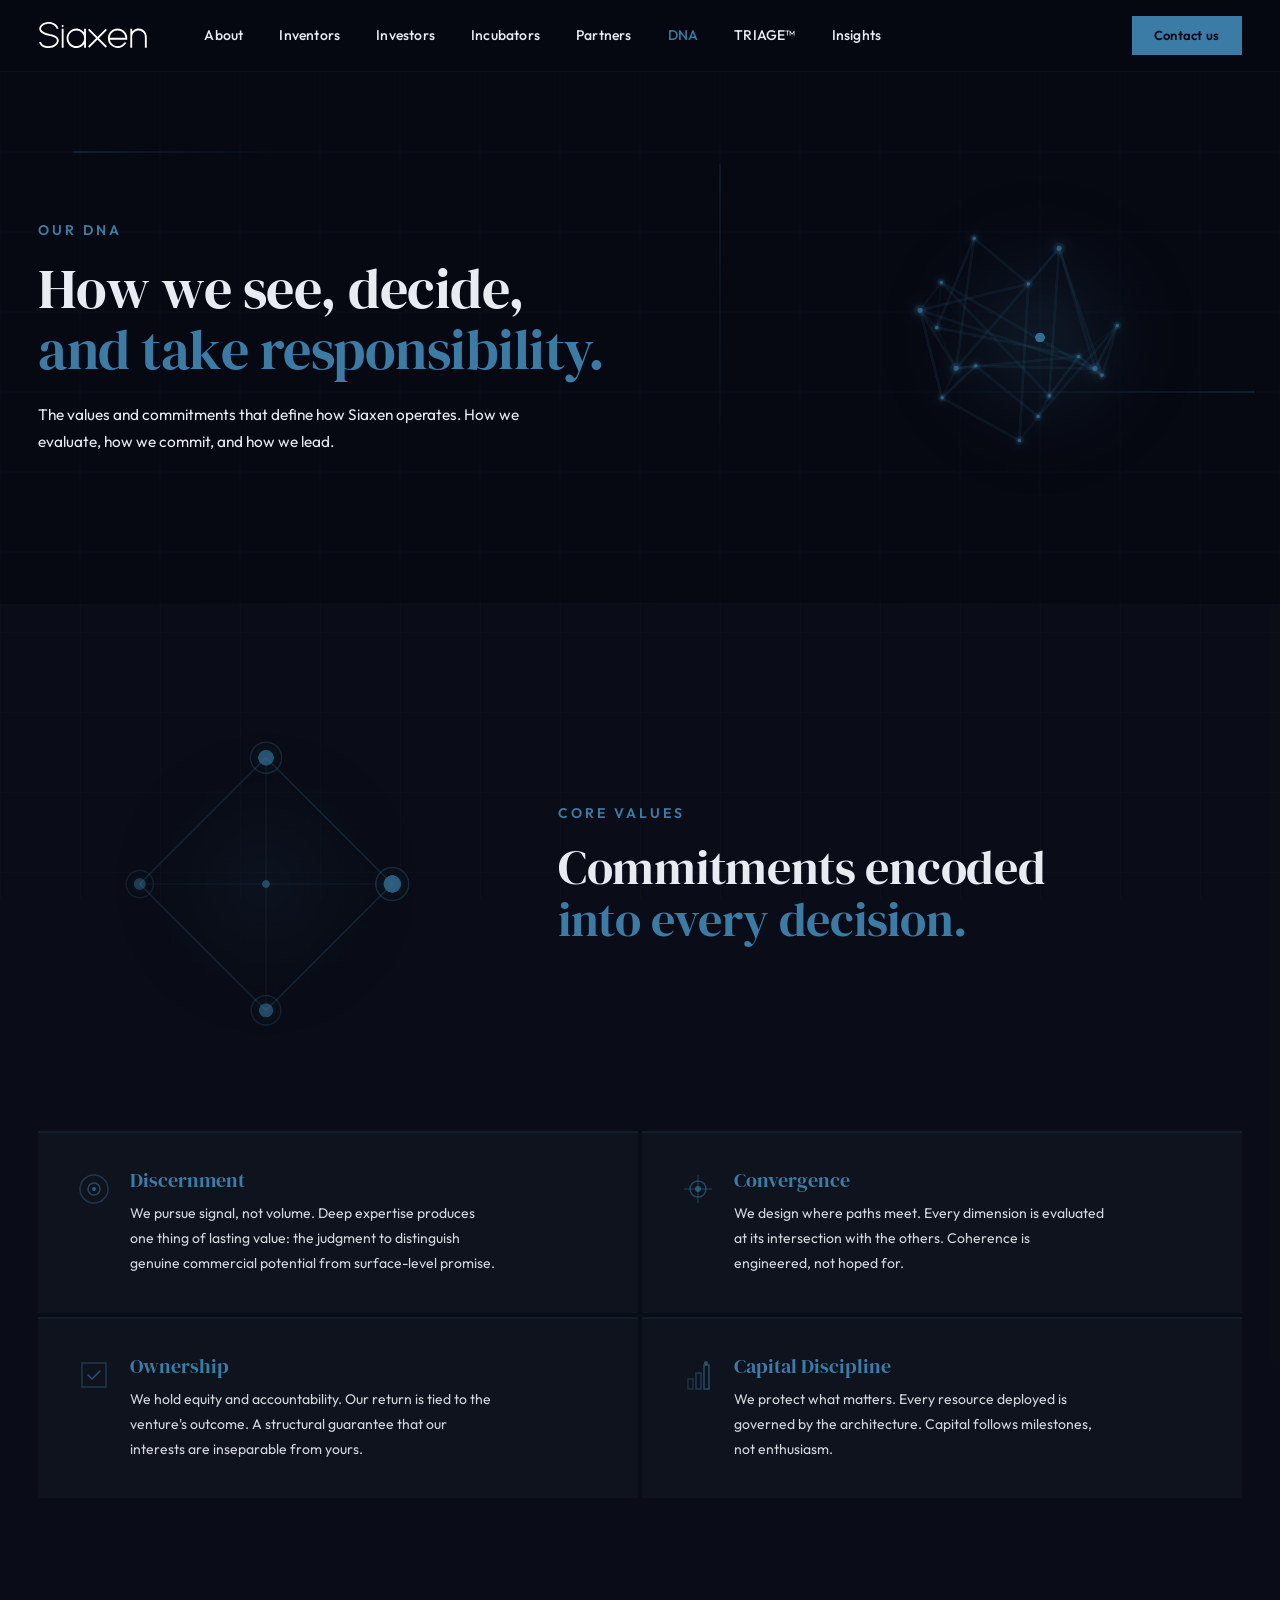
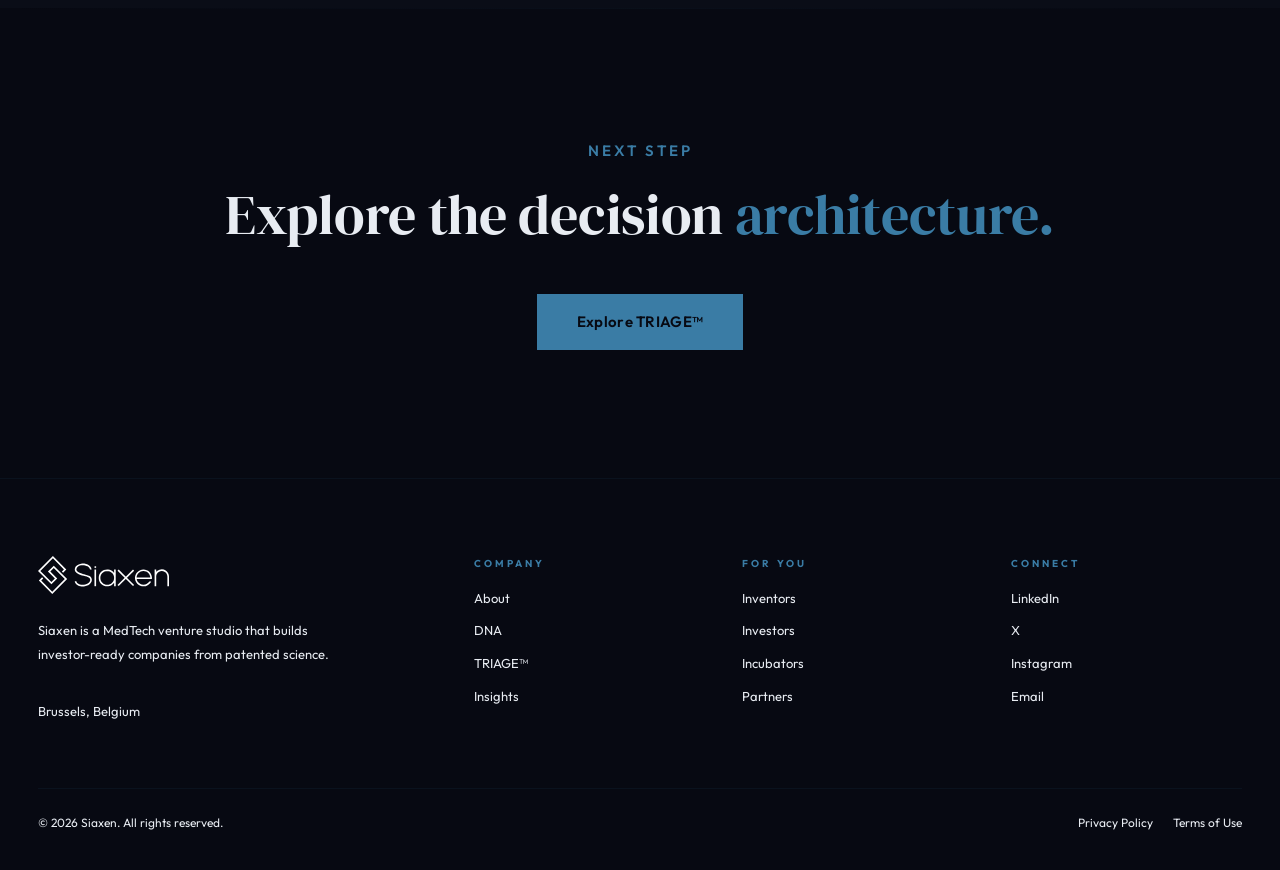
<file: dna.html>
<!DOCTYPE html>
<html lang="en">
<head>
<meta charset="UTF-8">
<meta name="viewport" content="width=device-width, initial-scale=1.0">
<title>DNA - Siaxen</title>
<meta name="description" content="The structural DNA of Siaxen - integrated elements and operating values that define how we build MedTech ventures.">
<link rel="icon" type="image/svg+xml" href="assets/favicon.svg">
<link rel="canonical" href="https://siaxen.com/dna">
<meta property="og:title" content="Our DNA - Siaxen">
<meta property="og:description" content="The structural DNA of Siaxen - integrated elements and operating values.">
<meta property="og:type" content="website">
<meta property="og:url" content="https://siaxen.com/dna">
<meta name="twitter:card" content="summary_large_image">
<link rel="preconnect" href="https://fonts.googleapis.com">
<link rel="preconnect" href="https://fonts.gstatic.com" crossorigin>
<link href="https://fonts.googleapis.com/css2?family=DM+Serif+Display:ital@0;1&family=Outfit:wght@300;400;500;600;700&display=swap" rel="stylesheet">
<link rel="stylesheet" href="css/styles.css">
</head>
<body>

<div class="bg-grid" aria-hidden="true"></div>

<!-- ══ HEADER ══ -->
<header class="site-header" role="banner">
<div class="site-header__inner">
  <a href="index.html" class="logo" aria-label="Siaxen Home">
    <img src="assets/Siaxen wordmark.svg" alt="Siaxen" width="110" height="24">
  </a>
  <nav class="nav-desktop" role="navigation" aria-label="Main navigation">
    <a href="about.html" class="nav__link">About</a>
    <a href="inventors.html" class="nav__link">Inventors</a>
    <a href="investors.html" class="nav__link">Investors</a>
    <a href="incubators.html" class="nav__link">Incubators</a>
    <a href="partners.html" class="nav__link">Partners</a>
    <a href="dna.html" class="nav__link nav__link--active">DNA</a>
    <a href="triage.html" class="nav__link">TRIAGE&#8482;</a>
    <a href="insights.html" class="nav__link">Insights</a>
  </nav>
  <div class="header-cta">
    <a href="contact.html" class="header-cta__primary">Contact us</a>
  </div>
  <button class="nav-toggle" id="navToggle" aria-label="Toggle navigation" aria-expanded="false">
    <span></span><span></span><span></span>
  </button>
</div>
</header>

<!-- ══ MOBILE NAV ══ -->
<div class="mobile-nav" id="mobileNav" aria-hidden="true">
  <div class="mobile-nav__links">
    <a href="about.html" class="mobile-nav__link">About</a>
    <a href="inventors.html" class="mobile-nav__link">Inventors</a>
    <a href="investors.html" class="mobile-nav__link">Investors</a>
    <a href="incubators.html" class="mobile-nav__link">Incubators</a>
    <a href="partners.html" class="mobile-nav__link">Partners</a>
    <a href="dna.html" class="mobile-nav__link">DNA</a>
    <a href="triage.html" class="mobile-nav__link">TRIAGE&#8482;</a>
    <a href="insights.html" class="mobile-nav__link">Insights</a>
  </div>
  <div class="mobile-nav__bottom">
    <a href="contact.html" class="mobile-nav__cta">Contact us</a>
  </div>
</div>

<!-- ══ PAGE HERO ══ -->
<section class="page-hero">
<canvas id="heroGridAnim" style="position:absolute;inset:0;width:100%;height:100%;z-index:0" aria-hidden="true"></canvas>

<div class="page-hero__inner">
  <div class="page-hero__text">
    <p class="eyebrow">Our DNA</p>
    <h1>
      <span>How we see, decide,</span><br>
      <span style="color:#3A7CA5">and take responsibility.</span>
    </h1>
    <p class="page-hero__desc">The values and commitments that define how Siaxen operates. How we evaluate, how we commit, and how we lead.</p>
  </div>
  <div class="page-hero__visual" aria-hidden="true">
    <canvas id="heroAnim" style="width:100%;max-width:762px;aspect-ratio:1" width="1000" height="1000"></canvas>
  </div>
</div>

<script>
(function(){
  var canvas=document.getElementById('heroAnim');
  if(!canvas)return;
  var ctx=canvas.getContext('2d');
  var W=1000,H=1000;
  canvas.width=W;canvas.height=H;

  var ACCENT={r:58,g:124,b:165};
  var NODE_COUNT=16;
  var CONNECT_DIST=190;
  var CYCLE_DURATION=16000;

  // Target: 4x4 square grid (centered)
  function generateTargets(){
    var targets=[];
    var cx=W/2,cy=H/2;
    var sp=W*0.21; // spacing between nodes
    for(var row=0;row<4;row++){
      for(var col=0;col<4;col++){
        targets.push({x:cx+(col-1.5)*sp, y:cy+(row-1.5)*sp});
      }
    }
    return targets;
  }

  function generateScattered(){
    var positions=[];
    var cx=W/2,cy=H/2;
    var spread=W*0.42;
    for(var i=0;i<NODE_COUNT;i++){var angle=Math.random()*Math.PI*2;var dist=spread*(0.3+Math.random()*0.7);positions.push({x:cx+Math.cos(angle)*dist,y:cy+Math.sin(angle)*dist});}
    return positions;
  }

  var targets=generateTargets();
  var scattered=generateScattered();
  var nodes=[];
  for(var i=0;i<NODE_COUNT;i++){nodes.push({x:scattered[i].x,y:scattered[i].y,targetX:targets[i].x,targetY:targets[i].y,scatterX:scattered[i].x,scatterY:scattered[i].y,size:i===5||i===6||i===9||i===10?12:8});}

  function easeInOutCubic(t){return t<0.5?4*t*t*t:1-Math.pow(-2*t+2,3)/2;}

  var startTime=performance.now();

  function animate(now){
    ctx.clearRect(0,0,W,H);
    var elapsed=(now-startTime)%CYCLE_DURATION;
    var phase=elapsed/CYCLE_DURATION;
    var convergence;
    if(phase<0.30){convergence=easeInOutCubic(phase/0.30);}
    else if(phase<0.65){convergence=1;}
    else{convergence=1-easeInOutCubic((phase-0.65)/0.35);}

    // Background glow (like About page archCanvas)
    var g=ctx.createRadialGradient(W/2,H/2,0,W/2,H/2,400);
    g.addColorStop(0,'rgba('+ACCENT.r+','+ACCENT.g+','+ACCENT.b+',0.14)');
    g.addColorStop(0.5,'rgba('+ACCENT.r+','+ACCENT.g+','+ACCENT.b+',0.04)');
    g.addColorStop(1,'rgba(0,0,0,0)');
    ctx.beginPath();ctx.arc(W/2,H/2,400,0,Math.PI*2);ctx.fillStyle=g;ctx.fill();

    for(var i=0;i<nodes.length;i++){
      var node=nodes[i];
      var tx=node.scatterX+(node.targetX-node.scatterX)*convergence;
      var ty=node.scatterY+(node.targetY-node.scatterY)*convergence;
      var driftAmount=1-convergence;
      var driftTime=now*0.0005;
      tx+=Math.sin(driftTime+i*1.7)*8*driftAmount;
      ty+=Math.cos(driftTime+i*2.3)*6*driftAmount;
      node.x+=(tx-node.x)*0.08;
      node.y+=(ty-node.y)*0.08;
    }

    // Connections
    for(var a=0;a<nodes.length;a++){
      for(var b=a+1;b<nodes.length;b++){
        var dx=nodes[a].x-nodes[b].x;var dy=nodes[a].y-nodes[b].y;
        var dist=Math.sqrt(dx*dx+dy*dy);
        if(dist<CONNECT_DIST){
          var alpha=(1-dist/CONNECT_DIST);
          var lineOpacity=alpha*(0.05+convergence*0.2);
          if(lineOpacity<0.04) continue;
          ctx.beginPath();ctx.moveTo(nodes[a].x,nodes[a].y);ctx.lineTo(nodes[b].x,nodes[b].y);
          ctx.strokeStyle='rgba('+ACCENT.r+','+ACCENT.g+','+ACCENT.b+','+lineOpacity+')';
          ctx.lineWidth=4+alpha*3;
          ctx.stroke();
        }
      }
    }

    // Grid edges (connect ALL grid neighbors when assembled)
    if(convergence>0.2){
      var edgeOp=convergence*0.3;
      var lw=7;
      // Horizontal connections (every row)
      for(var row=0;row<4;row++){
        for(var col=0;col<3;col++){
          var i=row*4+col;var j=i+1;
          ctx.beginPath();ctx.moveTo(nodes[i].x,nodes[i].y);ctx.lineTo(nodes[j].x,nodes[j].y);
          ctx.strokeStyle='rgba('+ACCENT.r+','+ACCENT.g+','+ACCENT.b+','+edgeOp+')';ctx.lineWidth=lw;ctx.stroke();
        }
      }
      // Vertical connections (every column)
      for(var col=0;col<4;col++){
        for(var row=0;row<3;row++){
          var i=row*4+col;var j=i+4;
          ctx.beginPath();ctx.moveTo(nodes[i].x,nodes[i].y);ctx.lineTo(nodes[j].x,nodes[j].y);
          ctx.strokeStyle='rgba('+ACCENT.r+','+ACCENT.g+','+ACCENT.b+','+edgeOp+')';ctx.lineWidth=lw;ctx.stroke();
        }
      }
    }

    // Nodes
    for(var n=0;n<nodes.length;n++){
      var nd=nodes[n];
      var nodeOpacity=0.45+convergence*0.45;
      var size=nd.size*(0.8+convergence*0.3);
      // Outer soft glow
      var g1=ctx.createRadialGradient(nd.x,nd.y,0,nd.x,nd.y,size*5);
      g1.addColorStop(0,'rgba('+ACCENT.r+','+ACCENT.g+','+ACCENT.b+','+(nodeOpacity*0.12)+')');
      g1.addColorStop(0.4,'rgba('+ACCENT.r+','+ACCENT.g+','+ACCENT.b+','+(nodeOpacity*0.05)+')');
      g1.addColorStop(1,'rgba(0,0,0,0)');
      ctx.beginPath();ctx.arc(nd.x,nd.y,size*5,0,Math.PI*2);ctx.fillStyle=g1;ctx.fill();
      // Inner glow
      var g2=ctx.createRadialGradient(nd.x,nd.y,0,nd.x,nd.y,size*2);
      g2.addColorStop(0,'rgba('+ACCENT.r+','+ACCENT.g+','+ACCENT.b+','+(nodeOpacity*0.6)+')');
      g2.addColorStop(0.6,'rgba('+ACCENT.r+','+ACCENT.g+','+ACCENT.b+','+(nodeOpacity*0.2)+')');
      g2.addColorStop(1,'rgba(0,0,0,0)');
      ctx.beginPath();ctx.arc(nd.x,nd.y,size*2,0,Math.PI*2);ctx.fillStyle=g2;ctx.fill();
      // Core
      ctx.beginPath();ctx.arc(nd.x,nd.y,size*0.6,0,Math.PI*2);
      ctx.fillStyle='rgba('+ACCENT.r+','+ACCENT.g+','+ACCENT.b+','+nodeOpacity+')';ctx.fill();
    }

    // Central pulse
    if(convergence>0.5){
      var pulseAlpha=(convergence-0.5)*2;
      var pulseT=(now%3000)/3000;
      var pulseR=14+pulseT*90;
      var pulseOp=(1-pulseT)*0.16*pulseAlpha;
      ctx.beginPath();ctx.arc(W/2,H/2,pulseR,0,Math.PI*2);
      ctx.strokeStyle='rgba('+ACCENT.r+','+ACCENT.g+','+ACCENT.b+','+pulseOp+')';
      ctx.lineWidth=2.5;ctx.stroke();
    }

    // Center dot
    var cp=0.75+0.15*Math.sin(now*0.001);
    ctx.beginPath();ctx.arc(W/2,H/2,12,0,Math.PI*2);
    ctx.fillStyle='rgba('+ACCENT.r+','+ACCENT.g+','+ACCENT.b+','+cp+')';ctx.fill();
    requestAnimationFrame(animate);
  }

  setInterval(function(){
    scattered=generateScattered();
    for(var i=0;i<nodes.length;i++){nodes[i].scatterX=scattered[i].x;nodes[i].scatterY=scattered[i].y;}
  },16000);

  document.addEventListener('visibilitychange',function(){if(!document.hidden){startTime=performance.now();}});
  if(window.matchMedia('(prefers-reduced-motion:reduce)').matches){}else{requestAnimationFrame(animate);}
})();
</script>
</section>

<div class="divider"></div>

<!-- ══ SECTION B - THE COMMITMENT ══ -->
<section class="section section--alt" style="position:relative;overflow:hidden;padding-top:clamp(70px,9vw,110px);padding-bottom:clamp(70px,9vw,110px);background:rgba(15,19,30,.48)">
<div class="container">

  <!-- Two-column: Visual left + Text right -->
  <div class="reveal" style="display:grid;grid-template-columns:.4fr .6fr;gap:clamp(40px,5vw,72px);align-items:center">
    
    <!-- Left: Pulse Sync Animation -->
    <div style="display:flex;align-items:center;justify-content:center" aria-hidden="true">
      <canvas id="commitAnim" width="700" height="700" style="width:100%;max-width:340px;aspect-ratio:1"></canvas>
    </div>

    <!-- Right: Text -->
    <div>
      <p class="eyebrow" style="color:#3A7CA5;font-size:14px">Core Values</p>
      <h2 style="margin-bottom:20px">Commitments encoded<br><span style="color:#3A7CA5">into every decision.</span></h2>
    </div>
  </div>

  <!-- 4 value cards in 2x2 grid -->
  <div style="display:grid;grid-template-columns:repeat(2,1fr);gap:4px;margin-top:clamp(48px,6vw,80px)" class="reveal">
    <div class="card reveal-d1">
      <div style="display:grid;grid-template-columns:40px 1fr;gap:16px;align-items:start">
        <svg viewBox="0 0 40 40" fill="none" style="width:40px;height:40px"><circle cx="20" cy="20" r="14" stroke="#3A7CA5" stroke-width="1.5" opacity=".35"/><circle cx="20" cy="20" r="6" stroke="#3A7CA5" stroke-width="1.5" opacity=".5"/><circle cx="20" cy="20" r="2" fill="#3A7CA5" opacity=".7"/></svg>
        <div>
          <h4 class="card__title" style="color:#3A7CA5">Discernment</h4>
          <p class="card__text">We pursue signal, not volume. Deep expertise produces one thing of lasting value: the judgment to distinguish genuine commercial potential from surface-level promise.</p>
        </div>
      </div>
    </div>
    <div class="card reveal-d2">
      <div style="display:grid;grid-template-columns:40px 1fr;gap:16px;align-items:start">
        <svg viewBox="0 0 40 40" fill="none" style="width:40px;height:40px"><line x1="6" y1="20" x2="34" y2="20" stroke="#3A7CA5" stroke-width="1.5" opacity=".3"/><line x1="20" y1="6" x2="20" y2="34" stroke="#3A7CA5" stroke-width="1.5" opacity=".3"/><circle cx="20" cy="20" r="8" stroke="#3A7CA5" stroke-width="1.5" opacity=".5"/><circle cx="20" cy="20" r="3" fill="#3A7CA5" opacity=".6"/></svg>
        <div>
          <h4 class="card__title" style="color:#3A7CA5">Convergence</h4>
          <p class="card__text">We design where paths meet. Every dimension is evaluated at its intersection with the others. Coherence is engineered, not hoped for.</p>
        </div>
      </div>
    </div>
    <div class="card reveal-d3">
      <div style="display:grid;grid-template-columns:40px 1fr;gap:16px;align-items:start">
        <svg viewBox="0 0 40 40" fill="none" style="width:40px;height:40px"><rect x="8" y="8" width="24" height="24" stroke="#3A7CA5" stroke-width="1.5" opacity=".35"/><path d="M14 20 L18 24 L26 16" stroke="#3A7CA5" stroke-width="1.5" opacity=".6" stroke-linecap="round" stroke-linejoin="round"/></svg>
        <div>
          <h4 class="card__title" style="color:#3A7CA5">Ownership</h4>
          <p class="card__text">We hold equity and accountability. Our return is tied to the venture's outcome. A structural guarantee that our interests are inseparable from yours.</p>
        </div>
      </div>
    </div>
    <div class="card reveal-d4">
      <div style="display:grid;grid-template-columns:40px 1fr;gap:16px;align-items:start">
        <svg viewBox="0 0 40 40" fill="none" style="width:40px;height:40px"><rect x="10" y="24" width="5" height="10" stroke="#3A7CA5" stroke-width="1.5" opacity=".3"/><rect x="18" y="18" width="5" height="16" stroke="#3A7CA5" stroke-width="1.5" opacity=".4"/><rect x="26" y="10" width="5" height="24" stroke="#3A7CA5" stroke-width="1.5" opacity=".55"/><circle cx="28" cy="8" r="2" fill="#3A7CA5" opacity=".6"/></svg>
        <div>
          <h4 class="card__title" style="color:#3A7CA5">Capital Discipline</h4>
          <p class="card__text">We protect what matters. Every resource deployed is governed by the architecture. Capital follows milestones, not enthusiasm.</p>
        </div>
      </div>
    </div>
  </div>

</div>
</section>

<div class="divider"></div>

<!-- ══ PRE-FOOTER CTA ══ -->
<section class="section cta-section">
<div class="container">
  <div class="reveal" style="text-align:center">
    <p class="eyebrow" style="color:#3A7CA5;margin-bottom:20px">Next Step</p>
    <h2 style="font-size:clamp(32px,5vw,56px)">Explore the decision <span class="text-accent">architecture.</span></h2>
    <div style="margin-top:clamp(32px,4vw,48px)">
      <a href="triage.html" class="btn btn-primary" style="padding:16px 40px;font-size:15px">Explore TRIAGE&#8482;</a>
    </div>
  </div>
</div>
</section>
<script>
(function(){
  var c=document.getElementById('commitAnim');if(!c)return;
  var ctx=c.getContext('2d'),W=700,H=700,cx=W/2,cy=H/2,time=0;
  var col=[58,124,165];
  function rgba(a){return'rgba('+col[0]+','+col[1]+','+col[2]+','+a+')';}

  var dots=[
    {x:cx,y:cy-260,phase:0},
    {x:cx+260,y:cy,phase:1.5},
    {x:cx,y:cy+260,phase:3.0},
    {x:cx-260,y:cy,phase:4.5}
  ];

  function frame(){
    time+=0.016;ctx.clearRect(0,0,W,H);

    // Background glow
    var g=ctx.createRadialGradient(cx,cy,0,cx,cy,320);
    g.addColorStop(0,rgba(0.06));g.addColorStop(1,'rgba(0,0,0,0)');
    ctx.beginPath();ctx.arc(cx,cy,320,0,Math.PI*2);ctx.fillStyle=g;ctx.fill();

    // Connection lines (always visible)
    var lineOp=0.22;
    for(var i=0;i<4;i++){
      var j=(i+1)%4;
      ctx.beginPath();ctx.moveTo(dots[i].x,dots[i].y);ctx.lineTo(dots[j].x,dots[j].y);
      ctx.strokeStyle=rgba(lineOp);ctx.lineWidth=3;ctx.stroke();
    }
    // Diagonals
    ctx.beginPath();ctx.moveTo(dots[0].x,dots[0].y);ctx.lineTo(dots[2].x,dots[2].y);ctx.strokeStyle=rgba(lineOp*0.5);ctx.lineWidth=2;ctx.stroke();
    ctx.beginPath();ctx.moveTo(dots[1].x,dots[1].y);ctx.lineTo(dots[3].x,dots[3].y);ctx.strokeStyle=rgba(lineOp*0.5);ctx.lineWidth=2;ctx.stroke();

    // 4 dots with gentle staggered breathing
    for(var i=0;i<4;i++){
      var d=dots[i];
      var phase=time*0.9+d.phase;
      var pulse=(Math.sin(phase)+1)/2;
      var r=12+pulse*6;
      var op=0.4+pulse*0.3;

      // Outer ring
      ctx.beginPath();ctx.arc(d.x,d.y,r+16,0,Math.PI*2);
      ctx.strokeStyle=rgba(op*0.4);ctx.lineWidth=3;ctx.stroke();
      // Glow
      var ng=ctx.createRadialGradient(d.x,d.y,0,d.x,d.y,r*2.5);
      ng.addColorStop(0,rgba(op*0.25));ng.addColorStop(1,'rgba(0,0,0,0)');
      ctx.beginPath();ctx.arc(d.x,d.y,r*2.5,0,Math.PI*2);ctx.fillStyle=ng;ctx.fill();
      // Core
      ctx.beginPath();ctx.arc(d.x,d.y,r,0,Math.PI*2);ctx.fillStyle=rgba(op);ctx.fill();
    }

    // Center dot
    var cnOp=0.5+0.12*Math.sin(time*0.6);
    ctx.beginPath();ctx.arc(cx,cy,8,0,Math.PI*2);ctx.fillStyle=rgba(cnOp);ctx.fill();

    requestAnimationFrame(frame);
  }
  requestAnimationFrame(frame);
})();
</script>

<!-- ══ FOOTER ══ -->
<footer class="site-footer" role="contentinfo">
<div class="container">
  <div class="footer__top">
    <div class="footer__brand">
      <img src="assets/Siaxen Full.svg" alt="Siaxen" style="height:38px;filter:brightness(0) invert(1)">
      <p style="margin-top:24px">Siaxen is a MedTech venture studio that builds investor-ready companies from patented science.</p>
      <p style="font-size:13px;color:var(--tx);margin-top:32px">Brussels, Belgium</p>
    </div>
    <div class="footer__cols">
      <div>
        <div class="footer__col-title">COMPANY</div>
        <div class="footer__links">
          <a href="about.html">About</a>
          <a href="dna.html">DNA</a>
          <a href="triage.html">TRIAGE&#8482;</a>
          <a href="insights.html">Insights</a>
        </div>
      </div>
      <div>
        <div class="footer__col-title">FOR YOU</div>
        <div class="footer__links">
          <a href="inventors.html">Inventors</a>
          <a href="investors.html">Investors</a>
          <a href="incubators.html">Incubators</a>
          <a href="partners.html">Partners</a>
        </div>
      </div>
      <div>
        <div class="footer__col-title">CONNECT</div>
        <div class="footer__links">
          <a href="https://linkedin.com/company/siaxen" target="_blank" rel="noopener">LinkedIn</a>
          <a href="https://x.com/siaxen" target="_blank" rel="noopener">X</a>
          <a href="https://instagram.com/siaxen" target="_blank" rel="noopener">Instagram</a>
          <a href="mailto:contact@siaxen.com">Email</a>
        </div>
      </div>
    </div>
  </div>
  <div class="footer__bottom">
    <span>&copy; 2026 Siaxen. All rights reserved.</span>
    <div class="footer__legal">
      <a href="privacy.html">Privacy Policy</a>
      <a href="terms.html">Terms of Use</a>
    </div>
  </div>
</div>
</footer>

<script src="js/main.js" defer></script>
<script>document.addEventListener('DOMContentLoaded', function(){ if(window.initHeroGrid) window.initHeroGrid(); });</script>
<style>@media(max-width:1024px){.section [style*="grid-template-columns"]{grid-template-columns:1fr!important}}</style>
</body>
</html>
</file>
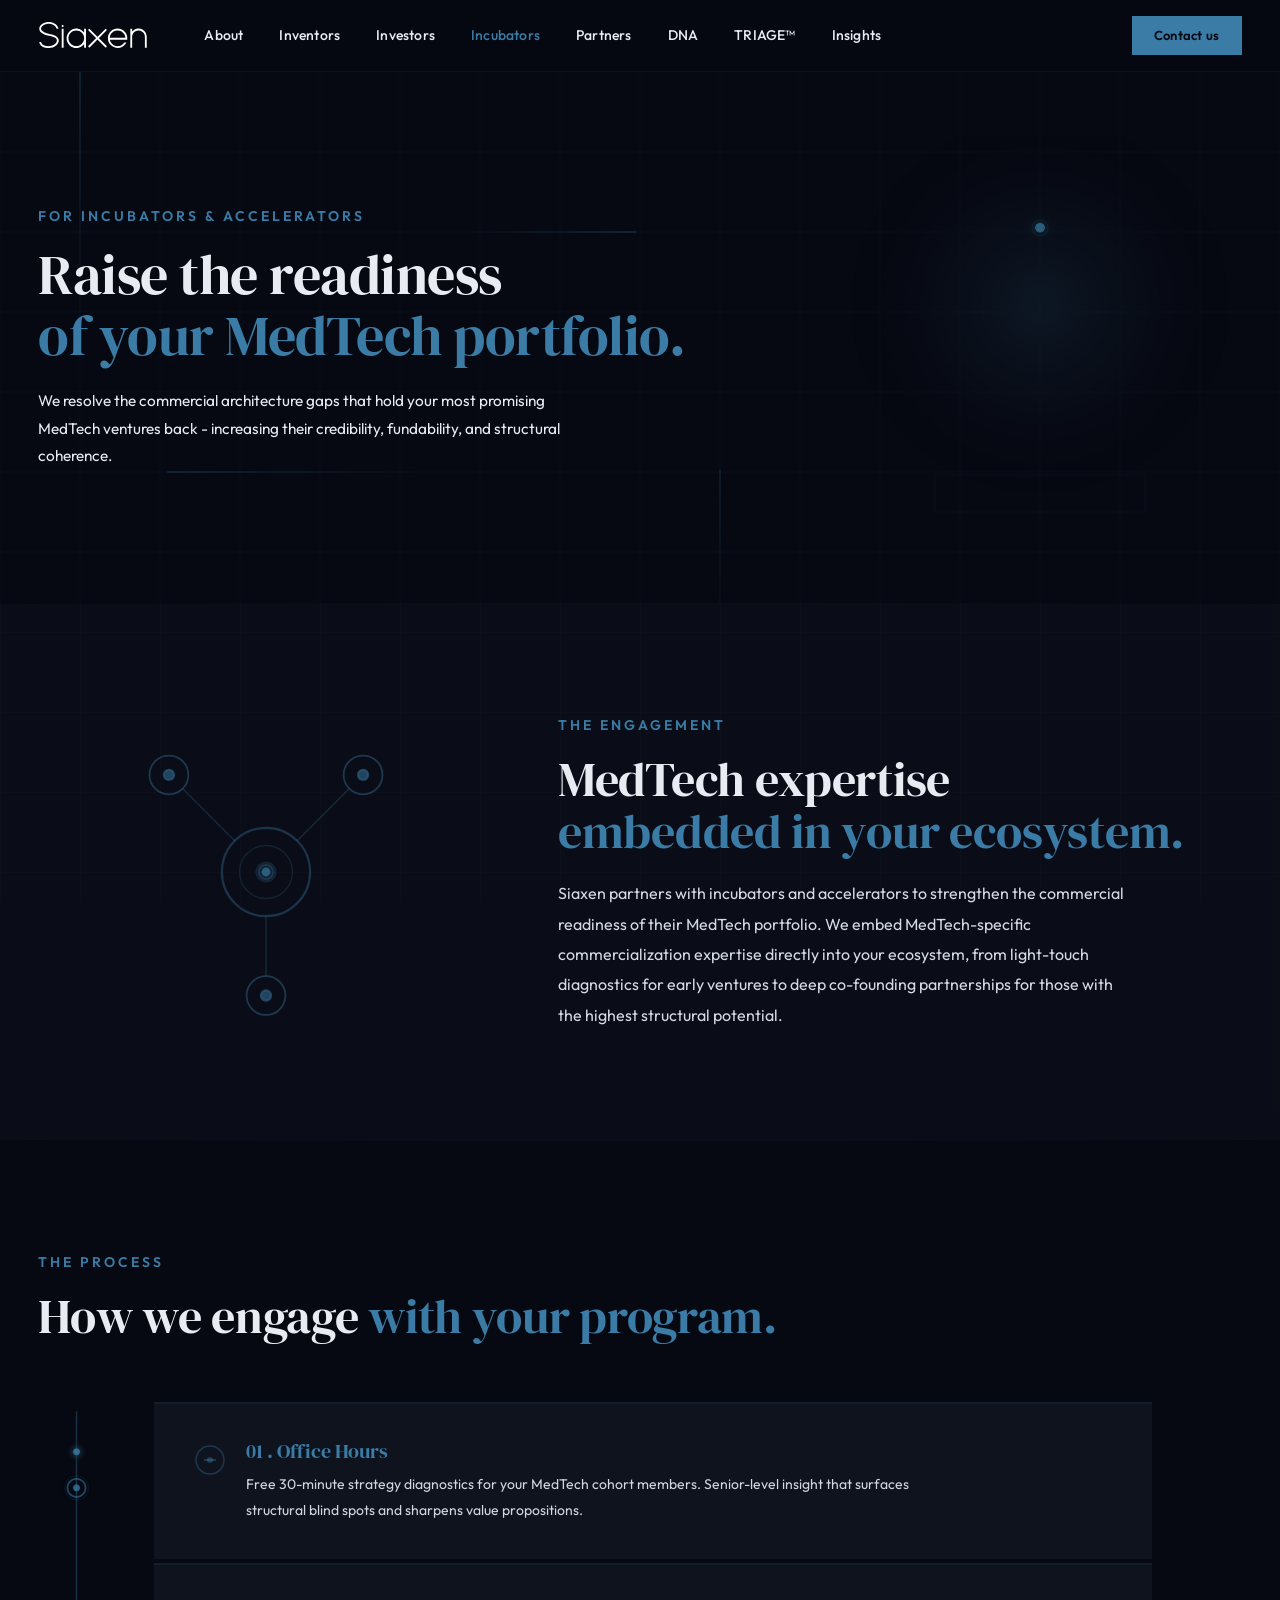
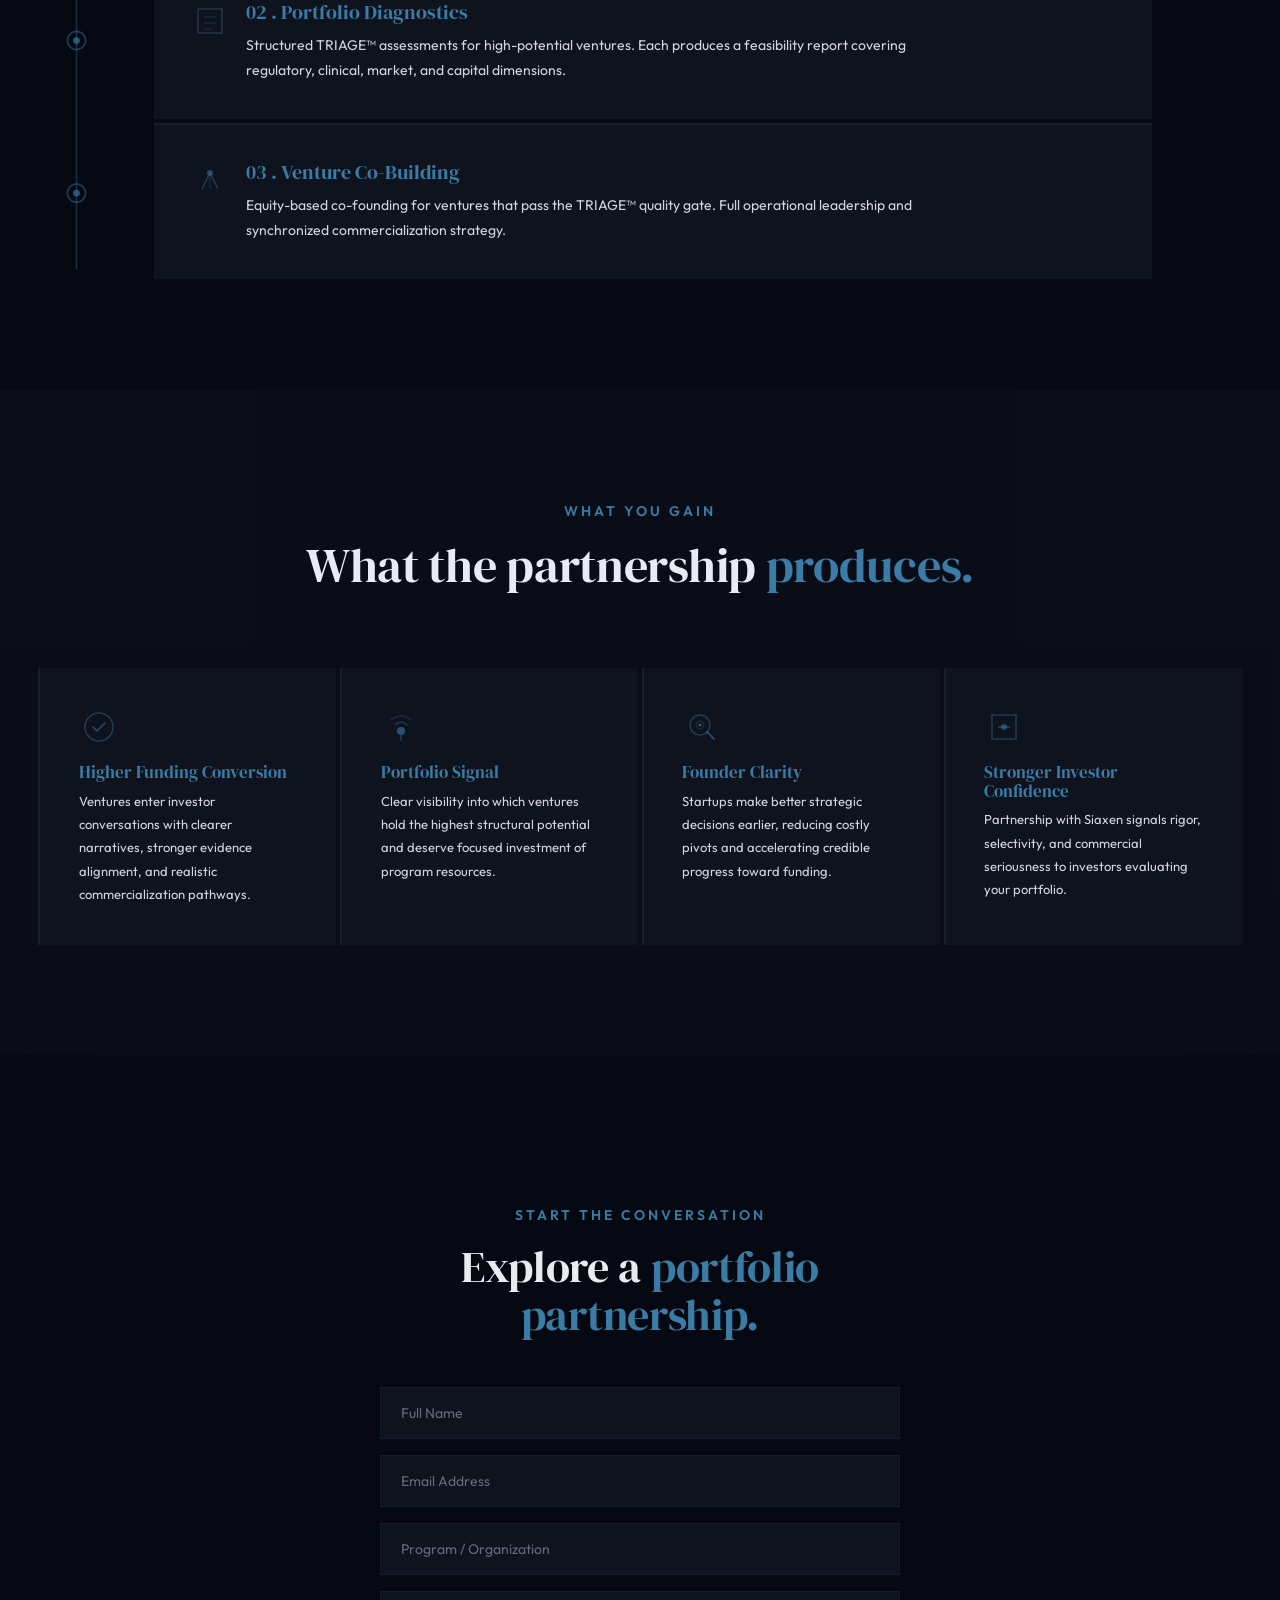
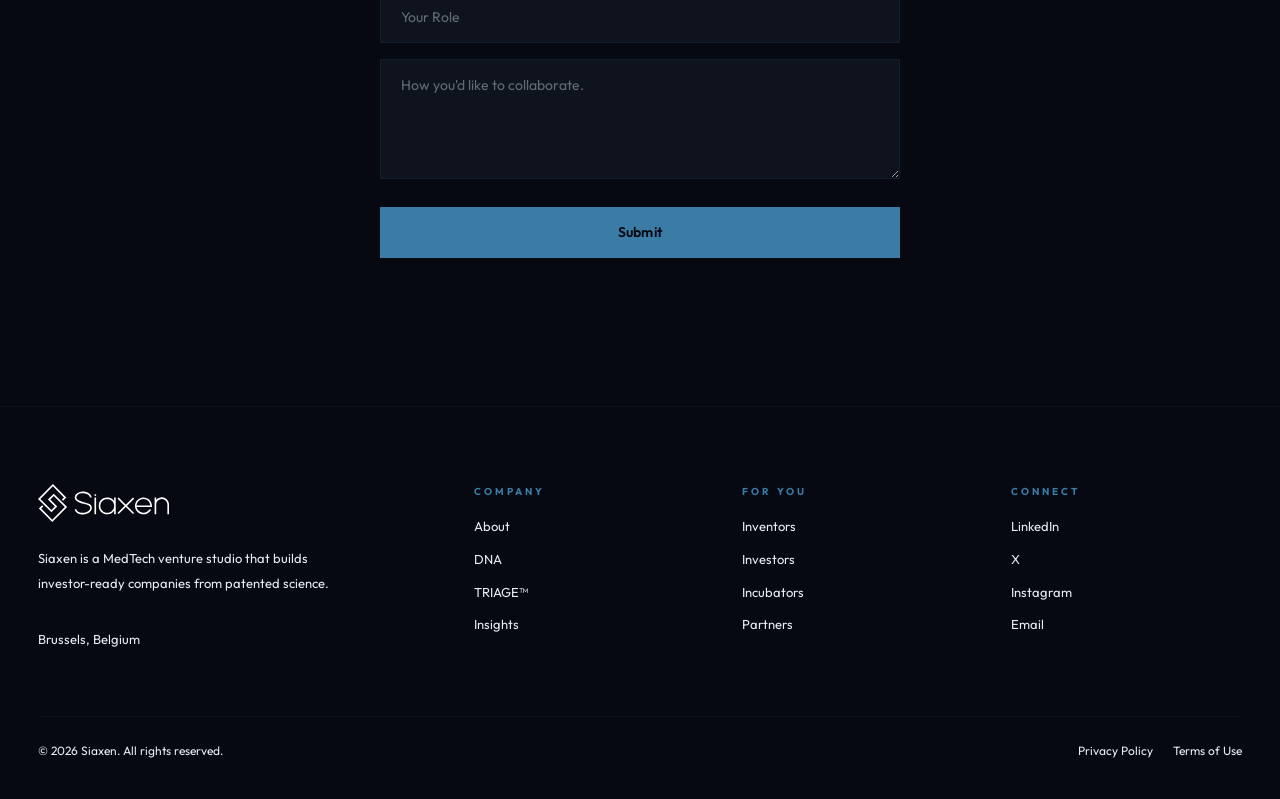
<file: incubators.html>
<!DOCTYPE html>
<html lang="en">
<head>
<meta charset="UTF-8">
<meta name="viewport" content="width=device-width, initial-scale=1.0">
<title>For Incubators - Siaxen</title>
<meta name="description" content="Raise the structural quality of your MedTech portfolio. Siaxen resolves the commercial architecture gaps that hold your most promising ventures back.">
<link rel="icon" type="image/svg+xml" href="assets/favicon.svg">
<link rel="canonical" href="https://siaxen.com/incubators">
<meta property="og:title" content="For Incubators - Siaxen">
<meta property="og:description" content="Raise the structural quality of your MedTech portfolio through synchronized commercialization architecture.">
<meta property="og:type" content="website">
<meta property="og:url" content="https://siaxen.com/incubators">
<meta name="twitter:card" content="summary_large_image">
<link rel="preconnect" href="https://fonts.googleapis.com">
<link rel="preconnect" href="https://fonts.gstatic.com" crossorigin>
<link href="https://fonts.googleapis.com/css2?family=DM+Serif+Display:ital@0;1&family=Outfit:wght@300;400;500;600;700&display=swap" rel="stylesheet">
<link rel="stylesheet" href="css/styles.css">
</head>
<body>

<div class="bg-grid" aria-hidden="true"></div>

<!-- ══ HEADER ══ -->
<header class="site-header" role="banner">
<div class="site-header__inner">
  <a href="index.html" class="logo" aria-label="Siaxen Home">
    <img src="assets/Siaxen wordmark.svg" alt="Siaxen" width="110" height="24">
  </a>
  <nav class="nav-desktop" role="navigation" aria-label="Main navigation">
    <a href="about.html" class="nav__link">About</a>
    <a href="inventors.html" class="nav__link">Inventors</a>
    <a href="investors.html" class="nav__link">Investors</a>
    <a href="incubators.html" class="nav__link nav__link--active">Incubators</a>
    <a href="partners.html" class="nav__link">Partners</a>
    <a href="dna.html" class="nav__link">DNA</a>
    <a href="triage.html" class="nav__link">TRIAGE&#8482;</a>
    <a href="insights.html" class="nav__link">Insights</a>
  </nav>
  <div class="header-cta">
    <a href="contact.html" class="header-cta__primary">Contact us</a>
  </div>
  <button class="nav-toggle" id="navToggle" aria-label="Toggle navigation" aria-expanded="false">
    <span></span><span></span><span></span>
  </button>
</div>
</header>

<!-- ══ MOBILE NAV ══ -->
<div class="mobile-nav" id="mobileNav" aria-hidden="true">
  <div class="mobile-nav__links">
    <a href="about.html" class="mobile-nav__link">About</a>
    <a href="inventors.html" class="mobile-nav__link">Inventors</a>
    <a href="investors.html" class="mobile-nav__link">Investors</a>
    <a href="incubators.html" class="mobile-nav__link">Incubators</a>
    <a href="partners.html" class="mobile-nav__link">Partners</a>
    <a href="dna.html" class="mobile-nav__link">DNA</a>
    <a href="triage.html" class="mobile-nav__link">TRIAGE&#8482;</a>
    <a href="insights.html" class="mobile-nav__link">Insights</a>
  </div>
  <div class="mobile-nav__bottom">
    <a href="contact.html" class="mobile-nav__cta">Contact us</a>
  </div>
</div>

<!-- ══ PAGE HERO ══ -->
<section class="page-hero">
<canvas id="heroGridAnim" style="position:absolute;inset:0;width:100%;height:100%;z-index:0" aria-hidden="true"></canvas>

<div class="page-hero__inner">
  <div class="page-hero__text">
    <p class="eyebrow">For Incubators &amp; Accelerators</p>
    <h1>
      <span>Raise the readiness</span><br>
      <span style="color:#3A7CA5">of your MedTech portfolio.</span>
    </h1>
    <p class="page-hero__desc">We resolve the commercial architecture gaps that hold your most promising MedTech ventures back - increasing their credibility, fundability, and structural coherence.</p>
  </div>
  <div class="page-hero__visual" aria-hidden="true">
    <canvas id="heroAnim" style="width:100%;max-width:762px;aspect-ratio:1" width="1000" height="1000"></canvas>
  </div>
</div>

<script>
(function(){
  var canvas=document.getElementById('heroAnim');
  if(!canvas)return;
  var ctx=canvas.getContext('2d');
  var W=1000,H=1000;
  canvas.width=W;canvas.height=H;
  var cx=W/2,time=0;
  function rgba(a){return 'rgba(58,124,165,'+a+')';}
  function lerp(a,b,t){return a+(b-a)*t;}
  function easeIO(t){return t<0.5?4*t*t*t:1-Math.pow(-2*t+2,3)/2;}

  var CYCLE=10;
  var planes=[
    {y:760,w:520,h:92,op:0.25},
    {y:560,w:445,h:86,op:0.35},
    {y:370,w:370,h:80,op:0.45},
    {y:190,w:295,h:75,op:0.55}
  ];

  // Fixed target dot (center of top plane destination)
  var targetDotY=190+75/2;

  function frame(){
    time+=0.016;ctx.clearRect(0,0,W,H);

    // Background glow
    var g=ctx.createRadialGradient(cx,420,0,cx,420,480);
    g.addColorStop(0,rgba(0.12));g.addColorStop(0.5,rgba(0.04));g.addColorStop(1,'rgba(0,0,0,0)');
    ctx.beginPath();ctx.arc(cx,420,480,0,Math.PI*2);ctx.fillStyle=g;ctx.fill();

    var t=(time%CYCLE)/CYCLE;

    // Fixed target dot (always visible — the goal)
    var targetPulse=0.55+0.25*Math.sin(time*0.5);
    var tng=ctx.createRadialGradient(cx,targetDotY,0,cx,targetDotY,38);
    tng.addColorStop(0,rgba(targetPulse*0.4));tng.addColorStop(1,'rgba(0,0,0,0)');
    ctx.beginPath();ctx.arc(cx,targetDotY,38,0,Math.PI*2);ctx.fillStyle=tng;ctx.fill();
    ctx.beginPath();ctx.arc(cx,targetDotY,12,0,Math.PI*2);ctx.fillStyle=rgba(targetPulse);ctx.fill();

    // Pulse ring from target dot
    var pT=(time*0.12)%1;var pR=10+pT*90;
    ctx.beginPath();ctx.arc(cx,targetDotY,pR,0,Math.PI*2);ctx.strokeStyle=rgba(0.1*(1-pT));ctx.lineWidth=2.5;ctx.stroke();

    // Stacking planes (rise from bottom toward the target)
    for(var i=0;i<planes.length;i++){
      var p=planes[i];
      var delay=i*0.1;
      var pt=Math.max(0,Math.min(1,(t-delay)/0.3));
      if(t>0.72) pt=Math.max(0,1-(t-0.72)/0.28);
      var rise=easeIO(pt);

      var startY=850;
      var curY=lerp(startY,p.y,rise);
      var breathe=1+0.015*Math.sin(time*0.35+i*1.2);
      var w=p.w*breathe;
      var curOp=p.op*rise;

      if(curOp<0.02)continue;

      // Rectangle stroke with glow
      ctx.strokeStyle=rgba(curOp);ctx.lineWidth=9;
      ctx.shadowColor=rgba(curOp*0.3);ctx.shadowBlur=12;
      ctx.strokeRect(cx-w/2,curY,w,p.h);
      ctx.shadowColor='transparent';ctx.shadowBlur=0;
    }

    requestAnimationFrame(frame);
  }
  if(window.matchMedia('(prefers-reduced-motion:reduce)').matches){time=0;frame();}else{requestAnimationFrame(frame);}
})();
</script>
</section>

<div class="divider"></div>

<!-- ══ SECTION A - THE ENGAGEMENT ══ -->
<section class="section section--alt" style="position:relative;overflow:hidden;padding-top:clamp(70px,9vw,110px);padding-bottom:clamp(70px,9vw,110px);background:rgba(15,19,30,.48)">
<div class="container">

  <!-- Two-column: Visual left + Text right -->
  <div class="reveal" style="display:grid;grid-template-columns:.4fr .6fr;gap:clamp(40px,5vw,72px);align-items:center">
    
    <!-- Left: Network diagram visual -->
    <div style="display:flex;align-items:center;justify-content:center" aria-hidden="true">
      <svg viewBox="0 0 340 340" fill="none" style="width:100%;max-width:300px" xmlns="http://www.w3.org/2000/svg">
        <style>
          @keyframes ringExpand{0%{r:8;opacity:.3}100%{r:38;opacity:0}}
          @keyframes nodeRing{0%{r:5;opacity:.25}100%{r:18;opacity:0}}
          .eng-pulse{animation:ringExpand 4s ease-out infinite}
          .eng-node1{animation:nodeRing 4s ease-out infinite 1s}
          .eng-node2{animation:nodeRing 4s ease-out infinite 2s}
          .eng-node3{animation:nodeRing 4s ease-out infinite 3s}
        </style>

        <!-- Central large node -->
        <circle cx="170" cy="170" r="50" stroke="#3A7CA5" stroke-width="2.5" opacity=".35" fill="none"/>
        <circle cx="170" cy="170" r="30" stroke="#3A7CA5" stroke-width="1.5" opacity=".2" fill="none"/>
        <circle cx="170" cy="170" r="12" fill="#3A7CA5" opacity=".2"/>
        <circle cx="170" cy="170" r="5" fill="#3A7CA5" opacity=".65"/>
        <!-- Pulse ring -->
        <circle class="eng-pulse" cx="170" cy="170" r="8" stroke="#3A7CA5" stroke-width="1.5" opacity=".3" fill="none"/>
        
        <!-- Outer node 1 (top-left) -->
        <circle cx="60" cy="60" r="22" stroke="#3A7CA5" stroke-width="2" opacity=".4" fill="none"/>
        <circle cx="60" cy="60" r="7" fill="#3A7CA5" opacity=".5"/>
        <circle class="eng-node1" cx="60" cy="60" r="5" stroke="#3A7CA5" stroke-width="1.5" opacity=".25" fill="none"/>
        
        <!-- Outer node 2 (top-right) -->
        <circle cx="280" cy="60" r="22" stroke="#3A7CA5" stroke-width="2" opacity=".4" fill="none"/>
        <circle cx="280" cy="60" r="7" fill="#3A7CA5" opacity=".5"/>
        <circle class="eng-node2" cx="280" cy="60" r="5" stroke="#3A7CA5" stroke-width="1.5" opacity=".25" fill="none"/>
        
        <!-- Outer node 3 (bottom) -->
        <circle cx="170" cy="310" r="22" stroke="#3A7CA5" stroke-width="2" opacity=".4" fill="none"/>
        <circle cx="170" cy="310" r="7" fill="#3A7CA5" opacity=".5"/>
        <circle class="eng-node3" cx="170" cy="310" r="5" stroke="#3A7CA5" stroke-width="1.5" opacity=".25" fill="none"/>
        
        <!-- Connection lines (from edge of center circle to edge of outer nodes) -->
        <line x1="135" y1="135" x2="76" y2="76" stroke="#3A7CA5" stroke-width="1.5" opacity=".28"/>
        <line x1="205" y1="135" x2="264" y2="76" stroke="#3A7CA5" stroke-width="1.5" opacity=".28"/>
        <line x1="170" y1="220" x2="170" y2="288" stroke="#3A7CA5" stroke-width="1.5" opacity=".28"/>
      </svg>
    </div>

    <!-- Right: Text -->
    <div>
      <p class="eyebrow" style="color:#3A7CA5;font-size:14px">The Engagement</p>
      <h2 style="margin-bottom:20px">MedTech expertise<br><span style="color:#3A7CA5">embedded in your ecosystem.</span></h2>
      <p style="font-size:clamp(14px,1.4vw,16px);color:var(--tx-sub);line-height:1.9;max-width:85%">Siaxen partners with incubators and accelerators to strengthen the commercial readiness of their MedTech portfolio. We embed MedTech-specific commercialization expertise directly into your ecosystem, from light-touch diagnostics for early ventures to deep co-founding partnerships for those with the highest structural potential.</p>
    </div>
  </div>

</div>
</section>

<div class="divider"></div>

<!-- ══ SECTION B - HOW WE ENGAGE ══ -->
<section class="section" style="position:relative;overflow:hidden;padding-top:clamp(70px,9vw,110px);padding-bottom:clamp(70px,9vw,110px)">
<div class="container">

  <div class="reveal">
    <p class="eyebrow" style="color:#3A7CA5;font-size:14px">The Process</p>
    <h2 style="margin-bottom:clamp(40px,5vw,60px)">How we engage<br class="br-mobile"> <span style="color:#3A7CA5">with your program.</span></h2>
  </div>

  <div class="process-grid" style="display:grid;grid-template-columns:clamp(48px,6vw,80px) 83%;gap:clamp(24px,3vw,40px);align-items:stretch">
    
    <!-- Left: Path Animation -->
    <div style="position:relative" aria-hidden="true">
      <canvas id="pathAnim" style="position:absolute;top:0;left:0;width:100%;height:100%"></canvas>
    </div>

    <!-- Right: Cards -->
    <div style="display:flex;flex-direction:column;gap:4px">
      <div class="card reveal-d1">
        <div style="display:grid;grid-template-columns:40px 1fr;gap:16px;align-items:start">
          <svg viewBox="0 0 40 40" fill="none" style="width:40px;height:40px;flex-shrink:0"><circle cx="20" cy="20" r="14" stroke="#3A7CA5" stroke-width="1.5" opacity=".35"/><line x1="14" y1="20" x2="26" y2="20" stroke="#3A7CA5" stroke-width="1.5" opacity=".5"/><circle cx="20" cy="20" r="3" fill="#3A7CA5" opacity=".4"/></svg>
          <div>
            <h4 class="card__title" style="color:#3A7CA5">01 . Office Hours</h4>
            <p class="card__text">Free 30-minute strategy diagnostics for your MedTech cohort members. Senior-level insight that surfaces structural blind spots and sharpens value propositions.</p>
          </div>
        </div>
      </div>
      <div class="card reveal-d2">
        <div style="display:grid;grid-template-columns:40px 1fr;gap:16px;align-items:start">
          <svg viewBox="0 0 40 40" fill="none" style="width:40px;height:40px;flex-shrink:0"><rect x="8" y="8" width="24" height="24" stroke="#3A7CA5" stroke-width="1.5" opacity=".35"/><line x1="14" y1="16" x2="26" y2="16" stroke="#3A7CA5" stroke-width="1" opacity=".3"/><line x1="14" y1="22" x2="26" y2="22" stroke="#3A7CA5" stroke-width="1" opacity=".3"/><line x1="14" y1="28" x2="22" y2="28" stroke="#3A7CA5" stroke-width="1" opacity=".3"/></svg>
          <div>
            <h4 class="card__title" style="color:#3A7CA5">02 . Portfolio Diagnostics</h4>
            <p class="card__text">Structured TRIAGE&#8482; assessments for high-potential ventures. Each produces a feasibility report covering regulatory, clinical, market, and capital dimensions.</p>
          </div>
        </div>
      </div>
      <div class="card reveal-d3">
        <div style="display:grid;grid-template-columns:40px 1fr;gap:16px;align-items:start">
          <svg viewBox="0 0 40 40" fill="none" style="width:40px;height:40px;flex-shrink:0"><path d="M12 28 L20 12 L28 28" stroke="#3A7CA5" stroke-width="1.5" opacity=".4" fill="none"/><circle cx="20" cy="12" r="3" fill="#3A7CA5" opacity=".5"/><line x1="20" y1="15" x2="20" y2="28" stroke="#3A7CA5" stroke-width="1" opacity=".3"/></svg>
          <div>
            <h4 class="card__title" style="color:#3A7CA5">03 . Venture Co-Building</h4>
            <p class="card__text">Equity-based co-founding for ventures that pass the TRIAGE&#8482; quality gate. Full operational leadership and synchronized commercialization strategy.</p>
          </div>
        </div>
      </div>
    </div>
  </div>

</div>
</section>
<script>
(function(){
  var c=document.getElementById('pathAnim');if(!c)return;
  var ctx=c.getContext('2d');
  var col=[58,124,165];
  function rgba(a){return'rgba('+col[0]+','+col[1]+','+col[2]+','+a+')';}
  var nodes=3,time=0,W,H;
  function resize(){W=c.offsetWidth*2;H=c.offsetHeight*2;c.width=W;c.height=H;}
  resize();window.addEventListener('resize',resize);
  function frame(){
    ctx.clearRect(0,0,W,H);time+=0.016;
    var cx=W/2,padY=H*0.02;
    var lineTop=padY,lineBot=H-padY;
    ctx.beginPath();ctx.moveTo(cx,lineTop);ctx.lineTo(cx,lineBot);
    ctx.strokeStyle=rgba(0.35);ctx.lineWidth=3;ctx.stroke();
    var nodePositions=[];
    for(var i=0;i<nodes;i++){nodePositions.push(lineTop+(lineBot-lineTop)*((i+0.5)/nodes));}
    var pCycle=10;
    var pT=((time%pCycle)/pCycle);
    var py=lineTop+(lineBot-lineTop)*pT;
    for(var i=0;i<nodes;i++){
      var ny=nodePositions[i];
      var dist=Math.abs(py-ny);
      var maxDist=H*0.1;
      var proximity=Math.max(0,1-dist/maxDist);
      var baseOp=0.45+proximity*0.4;
      ctx.beginPath();ctx.arc(cx,ny,18,0,Math.PI*2);
      ctx.strokeStyle=rgba(baseOp);ctx.lineWidth=3.5;ctx.stroke();
      ctx.beginPath();ctx.arc(cx,ny,7,0,Math.PI*2);
      ctx.fillStyle=rgba(baseOp+0.2);ctx.fill();
      if(proximity>0.2){
        var pr=18+proximity*24;
        ctx.beginPath();ctx.arc(cx,ny,pr,0,Math.PI*2);
        ctx.strokeStyle=rgba(proximity*0.35);ctx.lineWidth=2.5;ctx.stroke();
        var ng=ctx.createRadialGradient(cx,ny,0,cx,ny,pr+10);
        ng.addColorStop(0,rgba(proximity*0.2));ng.addColorStop(1,'rgba(0,0,0,0)');
        ctx.beginPath();ctx.arc(cx,ny,pr+10,0,Math.PI*2);ctx.fillStyle=ng;ctx.fill();
      }
    }
    ctx.beginPath();ctx.arc(cx,py,7,0,Math.PI*2);
    ctx.fillStyle=rgba(0.9);ctx.fill();
    var pg=ctx.createRadialGradient(cx,py,0,cx,py,24);
    pg.addColorStop(0,rgba(0.5));pg.addColorStop(1,'rgba(0,0,0,0)');
    ctx.beginPath();ctx.arc(cx,py,24,0,Math.PI*2);ctx.fillStyle=pg;ctx.fill();
    requestAnimationFrame(frame);
  }
  requestAnimationFrame(frame);
})();
</script>

<div class="divider"></div>

<!-- ══ SECTION C - YOUR OUTCOMES ══ -->
<section class="section section--alt" style="position:relative;overflow:hidden;padding-top:clamp(70px,9vw,110px);padding-bottom:clamp(70px,9vw,110px);background:rgba(15,19,30,.48)">
<div class="container">

  <div class="reveal" style="text-align:center;max-width:720px;margin:0 auto clamp(48px,6vw,80px)">
    <p class="eyebrow" style="color:#3A7CA5;font-size:14px;max-width:none;margin:0 auto 16px">What You Gain</p>
    <h2>What the partnership <span style="color:#3A7CA5">produces.</span></h2>
  </div>

  <!-- 4 dimension cards -->
  <div class="dimensions reveal">
    <div class="dimension reveal-d1">
      <div class="dimension__icon">
        <svg viewBox="0 0 40 40" fill="none"><circle cx="20" cy="20" r="14" stroke="#3A7CA5" stroke-width="1.5" opacity=".4"/><path d="M14 20 L18 24 L26 16" stroke="#3A7CA5" stroke-width="1.5" opacity=".6" stroke-linecap="round" stroke-linejoin="round"/></svg>
      </div>
      <h4 class="dimension__title">Higher Funding Conversion</h4>
      <p class="dimension__text">Ventures enter investor conversations with clearer narratives, stronger evidence alignment, and realistic commercialization pathways.</p>
    </div>
    <div class="dimension reveal-d2">
      <div class="dimension__icon">
        <svg viewBox="0 0 40 40" fill="none"><circle cx="20" cy="24" r="4" fill="#3A7CA5" opacity=".6"/><path d="M14 18 Q20 12 26 18" stroke="#3A7CA5" stroke-width="1.5" opacity=".35" fill="none" stroke-linecap="round"/><path d="M10 13 Q20 5 30 13" stroke="#3A7CA5" stroke-width="1.5" opacity=".25" fill="none" stroke-linecap="round"/><line x1="20" y1="28" x2="20" y2="34" stroke="#3A7CA5" stroke-width="1.5" opacity=".4"/></svg>
      </div>
      <h4 class="dimension__title">Portfolio Signal</h4>
      <p class="dimension__text">Clear visibility into which ventures hold the highest structural potential and deserve focused investment of program resources.</p>
    </div>
    <div class="dimension reveal-d3">
      <div class="dimension__icon">
        <svg viewBox="0 0 40 40" fill="none"><circle cx="18" cy="18" r="10" stroke="#3A7CA5" stroke-width="1.5" opacity=".4"/><line x1="25" y1="25" x2="32" y2="32" stroke="#3A7CA5" stroke-width="2" opacity=".5" stroke-linecap="round"/><circle cx="18" cy="18" r="4" stroke="#3A7CA5" stroke-width="1" opacity=".3"/><circle cx="18" cy="18" r="1.5" fill="#3A7CA5" opacity=".7"/></svg>
      </div>
      <h4 class="dimension__title">Founder Clarity</h4>
      <p class="dimension__text">Startups make better strategic decisions earlier, reducing costly pivots and accelerating credible progress toward funding.</p>
    </div>
    <div class="dimension reveal-d4">
      <div class="dimension__icon">
        <svg viewBox="0 0 40 40" fill="none"><rect x="8" y="8" width="24" height="24" stroke="#3A7CA5" stroke-width="1.5" opacity=".4"/><line x1="14" y1="20" x2="26" y2="20" stroke="#3A7CA5" stroke-width="1.5" opacity=".5"/><circle cx="20" cy="20" r="3" fill="#3A7CA5" opacity=".5"/></svg>
      </div>
      <h4 class="dimension__title">Stronger Investor Confidence</h4>
      <p class="dimension__text">Partnership with Siaxen signals rigor, selectivity, and commercial seriousness to investors evaluating your portfolio.</p>
    </div>
  </div>

</div>
</section>

<div class="divider"></div>

<!-- ══ SECTION D - CTA FORM ══ -->
<section class="section" style="position:relative;overflow:hidden;padding-top:clamp(70px,9vw,110px);padding-bottom:clamp(70px,9vw,110px)">
<div class="container">
  <div class="form-wrap reveal">
    <p class="eyebrow" style="color:#3A7CA5;font-size:14px;text-align:center">Start the Conversation</p>
    <h2 style="font-size:clamp(28px,4vw,44px);text-align:center;margin-bottom:clamp(32px,4vw,48px)">Explore a <span style="color:#3A7CA5">portfolio partnership.</span></h2>
    <form action="#" method="POST">
      <input type="text" name="name" placeholder="Full Name" required class="form-field">
      <input type="email" name="email" placeholder="Email Address" required class="form-field">
      <input type="text" name="organization" placeholder="Program / Organization" class="form-field">
      <input type="text" name="role" placeholder="Your Role" class="form-field">
      <textarea name="message" placeholder="How you'd like to collaborate." rows="4" class="form-field form-textarea"></textarea>
      <button type="submit" class="btn btn-primary form-submit">Submit</button>
    </form>
  </div>
</div>
</section>

<!-- ══ FOOTER ══ -->
<footer class="site-footer" role="contentinfo">
<div class="container">
  <div class="footer__top">
    <div class="footer__brand">
      <img src="assets/Siaxen Full.svg" alt="Siaxen" style="height:38px;filter:brightness(0) invert(1)">
      <p style="margin-top:24px">Siaxen is a MedTech venture studio that builds investor-ready companies from patented science.</p>
      <p style="font-size:13px;color:var(--tx);margin-top:32px">Brussels, Belgium</p>
    </div>
    <div class="footer__cols">
      <div>
        <div class="footer__col-title">COMPANY</div>
        <div class="footer__links">
          <a href="about.html">About</a>
          <a href="dna.html">DNA</a>
          <a href="triage.html">TRIAGE&#8482;</a>
          <a href="insights.html">Insights</a>
        </div>
      </div>
      <div>
        <div class="footer__col-title">FOR YOU</div>
        <div class="footer__links">
          <a href="inventors.html">Inventors</a>
          <a href="investors.html">Investors</a>
          <a href="incubators.html">Incubators</a>
          <a href="partners.html">Partners</a>
        </div>
      </div>
      <div>
        <div class="footer__col-title">CONNECT</div>
        <div class="footer__links">
          <a href="https://linkedin.com/company/siaxen" target="_blank" rel="noopener">LinkedIn</a>
          <a href="https://x.com/siaxen" target="_blank" rel="noopener">X</a>
          <a href="https://instagram.com/siaxen" target="_blank" rel="noopener">Instagram</a>
          <a href="mailto:contact@siaxen.com">Email</a>
        </div>
      </div>
    </div>
  </div>
  <div class="footer__bottom">
    <span>&copy; 2026 Siaxen. All rights reserved.</span>
    <div class="footer__legal">
      <a href="privacy.html">Privacy Policy</a>
      <a href="terms.html">Terms of Use</a>
    </div>
  </div>
</div>
</footer>

<script src="js/main.js" defer></script>
<script>document.addEventListener('DOMContentLoaded', function(){ if(window.initHeroGrid) window.initHeroGrid(); });</script>
<style>@media(max-width:1024px){.section [style*="grid-template-columns"]{grid-template-columns:1fr!important}.section [style*="grid-template-columns"]>[aria-hidden]{order:2}.process-grid{grid-template-columns:36px 1fr!important}.process-grid>[aria-hidden]{order:0}}</style>
</body>
</html>
</file>
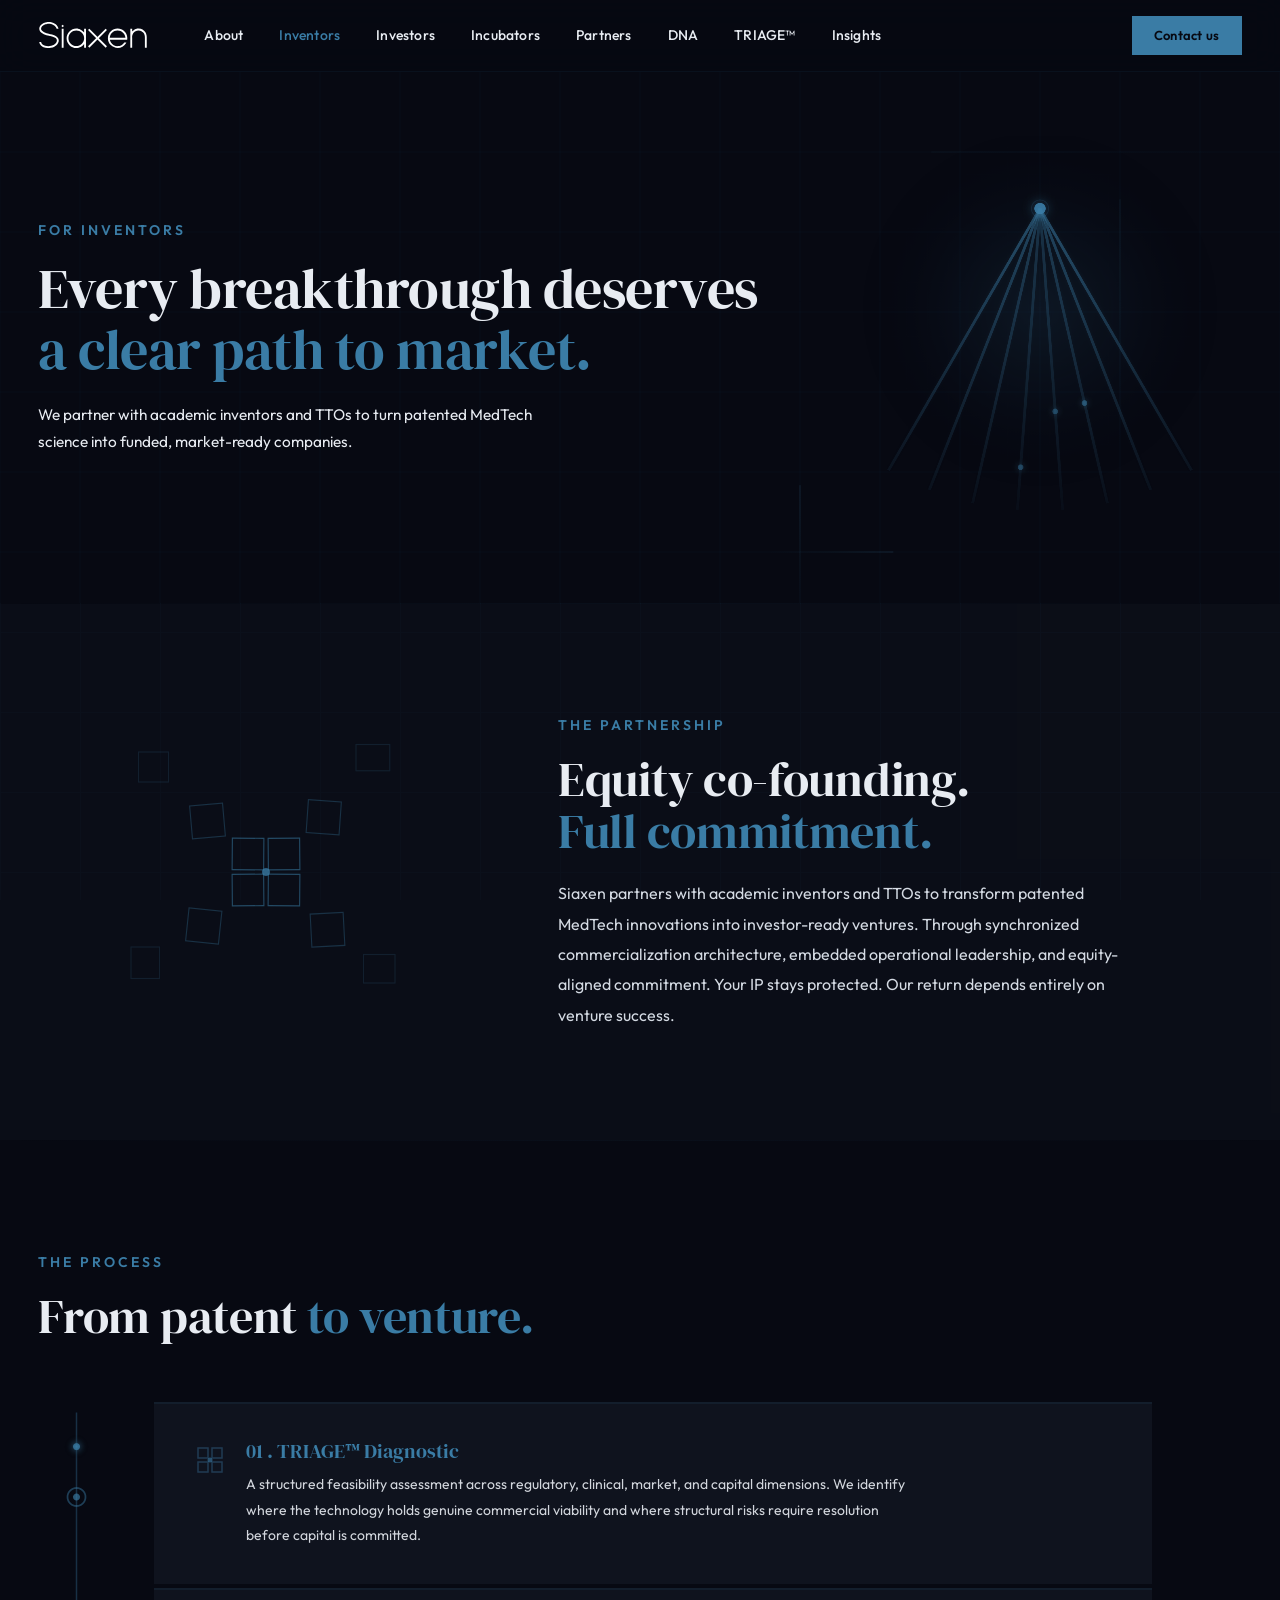
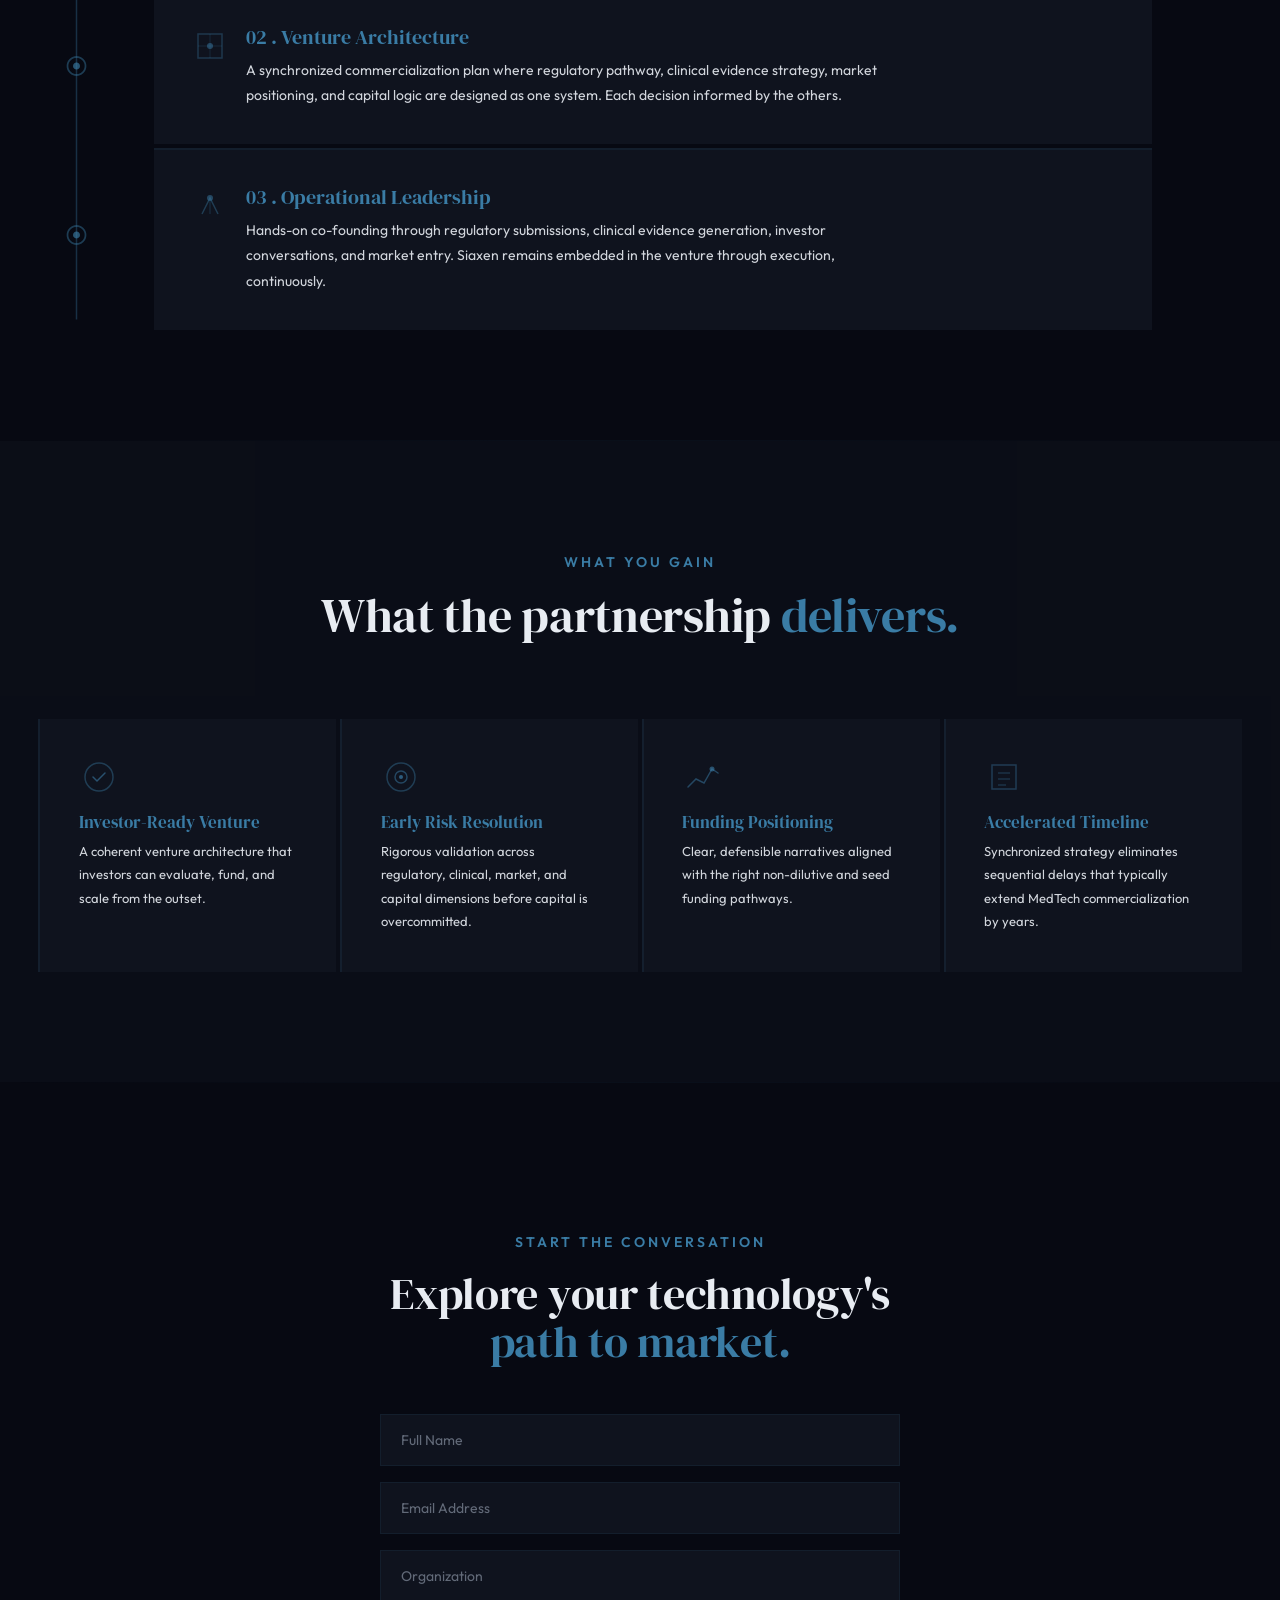
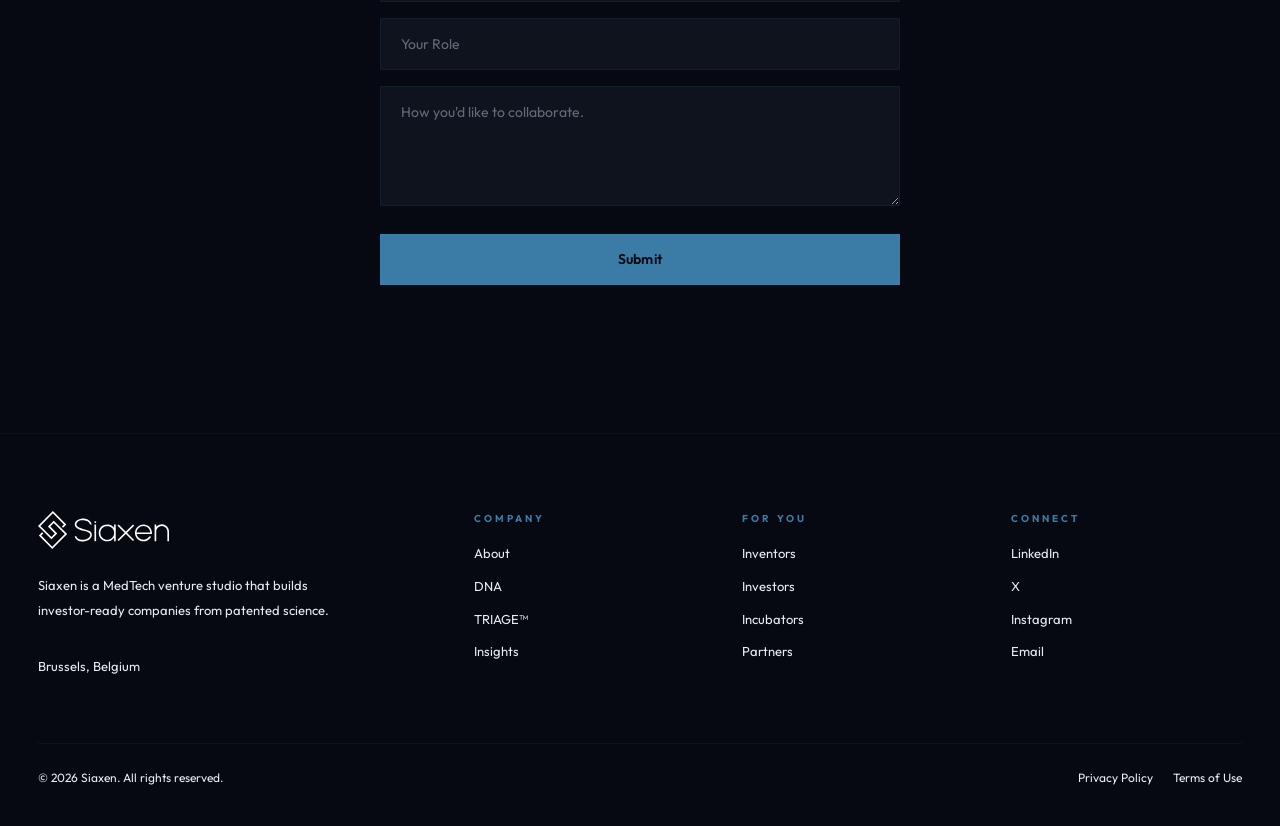
<file: inventors.html>
<!DOCTYPE html>
<html lang="en">
<head>
<meta charset="UTF-8">
<meta name="viewport" content="width=device-width, initial-scale=1.0">
<title>For Inventors - Siaxen</title>
<meta name="description" content="Siaxen builds investor-ready companies from patented MedTech science through equity-based co-founding and synchronized commercialization architecture.">
<link rel="icon" type="image/svg+xml" href="assets/favicon.svg">
<link rel="canonical" href="https://siaxen.com/inventors">
<meta property="og:title" content="For Inventors - Siaxen">
<meta property="og:description" content="Equity-based co-founding for patented MedTech innovations. Synchronized commercialization from Day One.">
<meta property="og:type" content="website">
<meta property="og:url" content="https://siaxen.com/inventors">
<meta name="twitter:card" content="summary_large_image">
<link rel="preconnect" href="https://fonts.googleapis.com">
<link rel="preconnect" href="https://fonts.gstatic.com" crossorigin>
<link href="https://fonts.googleapis.com/css2?family=DM+Serif+Display:ital@0;1&family=Outfit:wght@300;400;500;600;700&display=swap" rel="stylesheet">
<link rel="stylesheet" href="css/styles.css">
</head>
<body>

<div class="bg-grid" aria-hidden="true"></div>

<!-- ══ HEADER ══ -->
<header class="site-header" role="banner">
<div class="site-header__inner">
  <a href="index.html" class="logo" aria-label="Siaxen Home">
    <img src="assets/Siaxen wordmark.svg" alt="Siaxen" width="110" height="24">
  </a>
  <nav class="nav-desktop" role="navigation" aria-label="Main navigation">
    <a href="about.html" class="nav__link">About</a>
    <a href="inventors.html" class="nav__link nav__link--active">Inventors</a>
    <a href="investors.html" class="nav__link">Investors</a>
    <a href="incubators.html" class="nav__link">Incubators</a>
    <a href="partners.html" class="nav__link">Partners</a>
    <a href="dna.html" class="nav__link">DNA</a>
    <a href="triage.html" class="nav__link">TRIAGE&#8482;</a>
    <a href="insights.html" class="nav__link">Insights</a>
  </nav>
  <div class="header-cta">
    <a href="contact.html" class="header-cta__primary">Contact us</a>
  </div>
  <button class="nav-toggle" id="navToggle" aria-label="Toggle navigation" aria-expanded="false">
    <span></span><span></span><span></span>
  </button>
</div>
</header>

<!-- ══ MOBILE NAV ══ -->
<div class="mobile-nav" id="mobileNav" aria-hidden="true">
  <div class="mobile-nav__links">
    <a href="about.html" class="mobile-nav__link">About</a>
    <a href="inventors.html" class="mobile-nav__link">Inventors</a>
    <a href="investors.html" class="mobile-nav__link">Investors</a>
    <a href="incubators.html" class="mobile-nav__link">Incubators</a>
    <a href="partners.html" class="mobile-nav__link">Partners</a>
    <a href="dna.html" class="mobile-nav__link">DNA</a>
    <a href="triage.html" class="mobile-nav__link">TRIAGE&#8482;</a>
    <a href="insights.html" class="mobile-nav__link">Insights</a>
  </div>
  <div class="mobile-nav__bottom">
    <a href="contact.html" class="mobile-nav__cta">Contact us</a>
  </div>
</div>

<!-- ══ PAGE HERO ══ -->
<section class="page-hero">
<canvas id="heroGridAnim" style="position:absolute;inset:0;width:100%;height:100%;z-index:0" aria-hidden="true"></canvas>

<div class="page-hero__inner">
  <div class="page-hero__text">
    <p class="eyebrow">For Inventors</p>
    <h1>
      <span>Every breakthrough deserves</span><br>
      <span style="color:#3A7CA5">a clear path to market.</span>
    </h1>
    <p class="page-hero__desc">We partner with academic inventors and TTOs to turn patented MedTech science into funded, market-ready companies.</p>
  </div>
  <div class="page-hero__visual" aria-hidden="true">
    <canvas id="heroAnim" style="width:100%;max-width:762px;aspect-ratio:1" width="1000" height="1000"></canvas>
  </div>
</div>

<script>
(function(){
  var canvas=document.getElementById('heroAnim');
  if(!canvas)return;
  var ctx=canvas.getContext('2d');
  var W=1000,H=1000;
  canvas.width=W;canvas.height=H;
  var time=0;
  var col=[58,124,165];
  function rgba(a){return 'rgba('+col[0]+','+col[1]+','+col[2]+','+a+')';}

  // Convergence point (center of canvas)
  var tX=500,tY=180;
  // Line length (bigger)
  var lLen=750;
  // 8 lines equally spaced
  var lineCount=8;
  var lineAngles=[];
  var totalSpread=60;
  for(var i=0;i<lineCount;i++){
    var angle=(-totalSpread/2)+(totalSpread/(lineCount-1))*i;
    lineAngles.push(angle);
  }
  var lineOps=[0.55,0.48,0.40,0.32,0.32,0.40,0.48,0.55];

  // Only 3 active particles at a time, spawning one by one
  var particles=[];
  var lastSpawn=0;
  var spawnInterval=3; // seconds between spawns

  function spawnParticle(){
    var lineIdx=Math.floor(Math.random()*lineCount);
    // Avoid spawning on a line that already has a particle
    var attempts=0;
    while(attempts<10){
      var taken=false;
      for(var j=0;j<particles.length;j++){if(particles[j].line===lineIdx)taken=true;}
      if(!taken)break;
      lineIdx=Math.floor(Math.random()*lineCount);
      attempts++;
    }
    particles.push({
      line:lineIdx,
      t:0.95,
      speed:0.03+Math.random()*0.04, // wider speed range (0.03 to 0.07)
      fadeIn:0
    });
  }

  // Start with 3 particles at random lines and positions
  var usedLines=[];
  for(var i=0;i<3;i++){
    var ln=Math.floor(Math.random()*lineCount);
    while(usedLines.indexOf(ln)!==-1){ln=Math.floor(Math.random()*lineCount);}
    usedLines.push(ln);
    particles.push({line:ln, t:0.3+Math.random()*0.6, speed:0.03+Math.random()*0.04, fadeIn:1});
  }

  function frame(){
    ctx.clearRect(0,0,W,H);time+=0.016;

    // Spawn new particle every few seconds (max 3 active)
    if(time-lastSpawn>spawnInterval&&particles.length<3){
      spawnParticle();
      lastSpawn=time;
    }

    // Background glow
    var g=ctx.createRadialGradient(tX,tY+250,0,tX,tY+250,450);
    g.addColorStop(0,rgba(0.12));g.addColorStop(0.5,rgba(0.04));g.addColorStop(1,'rgba(0,0,0,0)');
    ctx.beginPath();ctx.arc(tX,tY+250,450,0,Math.PI*2);ctx.fillStyle=g;ctx.fill();

    // Draw lines
    for(var i=0;i<lineCount;i++){
      var a=lineAngles[i]*Math.PI/180;
      var bX=tX+Math.sin(a)*lLen;
      var bY=tY+Math.cos(a)*lLen;
      var op=lineOps[i];
      var lg=ctx.createLinearGradient(tX,tY,bX,bY);
      lg.addColorStop(0,rgba(op));lg.addColorStop(1,rgba(op*0.15));
      ctx.beginPath();ctx.moveTo(tX,tY);ctx.lineTo(bX,bY);
      ctx.strokeStyle=lg;ctx.lineWidth=7;
      ctx.shadowColor=rgba(op*0.3);ctx.shadowBlur=10;
      ctx.stroke();
      ctx.shadowColor='transparent';ctx.shadowBlur=0;
    }

    // Update and draw particles
    for(var i=particles.length-1;i>=0;i--){
      var p=particles[i];
      p.t-=p.speed*0.016;

      // Fade in gradually (takes about 2 seconds to fully appear)
      if(p.fadeIn<1) p.fadeIn=Math.min(1,p.fadeIn+0.5*0.016);

      // Fade out when approaching center
      var fadeOut=p.t<0.15?(p.t/0.15):1;

      // Remove when fully faded at center
      if(p.t<=0.02){
        particles.splice(i,1);
        continue;
      }

      // Clamp t for drawing (don't draw beyond line)
      var drawT=Math.min(1,p.t);

      var a=lineAngles[p.line]*Math.PI/180;
      var nx=tX+Math.sin(a)*lLen*drawT;
      var ny=tY+Math.cos(a)*lLen*drawT;
      var op=lineOps[p.line]*1.3*p.fadeIn*fadeOut;

      // Node glow
      var ng=ctx.createRadialGradient(nx,ny,0,nx,ny,25);
      ng.addColorStop(0,rgba(op*0.45));ng.addColorStop(1,'rgba(0,0,0,0)');
      ctx.beginPath();ctx.arc(nx,ny,25,0,Math.PI*2);ctx.fillStyle=ng;ctx.fill();
      // Node dot
      ctx.beginPath();ctx.arc(nx,ny,7,0,Math.PI*2);ctx.fillStyle=rgba(op);ctx.fill();
    }

    // Convergence point glow
    var cp=0.85+0.10*Math.sin(time*1.0);
    var dg=ctx.createRadialGradient(tX,tY,0,tX,tY,50);
    dg.addColorStop(0,rgba(cp*0.4));dg.addColorStop(1,'rgba(0,0,0,0)');
    ctx.beginPath();ctx.arc(tX,tY,50,0,Math.PI*2);ctx.fillStyle=dg;ctx.fill();

    // Center dot
    ctx.beginPath();ctx.arc(tX,tY,14,0,Math.PI*2);ctx.fillStyle=rgba(cp);ctx.fill();

    // Pulse ring
    var pT=(time*0.12)%1;var pR=14+pT*90;var pA=0.16*(1-pT);
    ctx.beginPath();ctx.arc(tX,tY,pR,0,Math.PI*2);ctx.strokeStyle=rgba(pA);ctx.lineWidth=2.5;ctx.stroke();

    requestAnimationFrame(frame);
  }
  if(window.matchMedia('(prefers-reduced-motion:reduce)').matches){time=0;frame();}else{requestAnimationFrame(frame);}
})();
</script>
</section>

<div class="divider"></div>

<!-- ══ SECTION A - THE PARTNERSHIP ══ -->
<section class="section section--alt" style="position:relative;overflow:hidden;padding-top:clamp(70px,9vw,110px);padding-bottom:clamp(70px,9vw,110px);background:rgba(15,19,30,.48)">
<div class="container">

  <!-- Two-column: Visual left + Text right -->
  <div class="reveal" style="display:grid;grid-template-columns:.4fr .6fr;gap:clamp(40px,5vw,72px);align-items:center">
    
    <!-- Left: Integration Visual with subtle motion -->
    <div class="partnership-visual" style="display:flex;align-items:center;justify-content:center;position:relative" aria-hidden="true">
      <svg viewBox="0 0 400 400" fill="none" style="width:100%;max-width:300px;aspect-ratio:1" xmlns="http://www.w3.org/2000/svg">
        <style>
          @keyframes drift1{0%,100%{transform:translate(0,0) rotate(-12deg)}50%{transform:translate(2px,1.5px) rotate(-11deg)}}
          @keyframes drift2{0%,100%{transform:translate(0,0) rotate(8deg)}50%{transform:translate(-1.5px,2px) rotate(9deg)}}
          @keyframes drift3{0%,100%{transform:translate(0,0) rotate(15deg)}50%{transform:translate(1.5px,-1.5px) rotate(14deg)}}
          @keyframes drift4{0%,100%{transform:translate(0,0) rotate(-10deg)}50%{transform:translate(-2px,-1px) rotate(-9deg)}}
          @keyframes breathe1{0%,100%{opacity:.32}50%{opacity:.42}}
          @keyframes breathe2{0%,100%{opacity:.55}50%{opacity:.65}}
          @keyframes centerPulse{0%,100%{opacity:.7;r:5}50%{opacity:.85;r:6}}
          @keyframes ringPulse{0%{opacity:.35;r:5}100%{opacity:0;r:32}}
          .sq-outer1{animation:drift1 8s ease-in-out infinite}
          .sq-outer2{animation:drift2 9s ease-in-out infinite}
          .sq-outer3{animation:drift3 10s ease-in-out infinite}
          .sq-outer4{animation:drift4 8.5s ease-in-out infinite}
          .sq-mid{animation:breathe1 6s ease-in-out infinite}
          .sq-mid2{animation:breathe1 6s ease-in-out infinite 1.5s}
          .sq-mid3{animation:breathe1 6s ease-in-out infinite 3s}
          .sq-mid4{animation:breathe1 6s ease-in-out infinite 4.5s}
          .sq-core{animation:breathe2 5s ease-in-out infinite}
          .sq-core2{animation:breathe2 5s ease-in-out infinite 1.25s}
          .sq-core3{animation:breathe2 5s ease-in-out infinite 2.5s}
          .sq-core4{animation:breathe2 5s ease-in-out infinite 3.75s}
          .center-dot{animation:centerPulse 4s ease-in-out infinite}
          .center-ring{animation:ringPulse 4s ease-in-out infinite}
        </style>

        <!-- Layer 1: Outer scattered squares (drifting) -->
        <rect class="sq-outer1" x="30" y="40" width="40" height="40" stroke="#3A7CA5" stroke-width="1.5" opacity=".16" transform-origin="50 60"/>
        <rect class="sq-outer2" x="320" y="30" width="45" height="35" stroke="#3A7CA5" stroke-width="1.5" opacity=".16" transform-origin="342 47"/>
        <rect class="sq-outer3" x="20" y="300" width="38" height="42" stroke="#3A7CA5" stroke-width="1.5" opacity=".16" transform-origin="39 321"/>
        <rect class="sq-outer4" x="330" y="310" width="42" height="38" stroke="#3A7CA5" stroke-width="1.5" opacity=".16" transform-origin="351 329"/>

        <!-- Layer 2: Mid-layer squares (breathing) -->
        <rect class="sq-mid" x="100" y="110" width="44" height="44" stroke="#3A7CA5" stroke-width="1.5" opacity=".32" transform="rotate(-5 122 132)"/>
        <rect class="sq-mid2" x="255" y="105" width="44" height="44" stroke="#3A7CA5" stroke-width="1.5" opacity=".32" transform="rotate(4 277 127)"/>
        <rect class="sq-mid3" x="95" y="250" width="44" height="44" stroke="#3A7CA5" stroke-width="1.5" opacity=".32" transform="rotate(6 117 272)"/>
        <rect class="sq-mid4" x="260" y="255" width="44" height="44" stroke="#3A7CA5" stroke-width="1.5" opacity=".32" transform="rotate(-3 282 277)"/>

        <!-- Layer 3: Core 2x2 grid (breathing, staggered) -->
        <rect class="sq-core" x="155" y="155" width="42" height="42" stroke="#3A7CA5" stroke-width="1.5" opacity=".55" transform="rotate(0.5 176 176)"/>
        <rect class="sq-core2" x="203" y="155" width="42" height="42" stroke="#3A7CA5" stroke-width="1.5" opacity=".55" transform="rotate(-0.5 224 176)"/>
        <rect class="sq-core3" x="155" y="203" width="42" height="42" stroke="#3A7CA5" stroke-width="1.5" opacity=".55" transform="rotate(-0.5 176 224)"/>
        <rect class="sq-core4" x="203" y="203" width="42" height="42" stroke="#3A7CA5" stroke-width="1.5" opacity=".55" transform="rotate(0.5 224 224)"/>

        <!-- Center dot + pulse ring -->
        <circle class="center-ring" cx="200" cy="200" r="5" fill="none" stroke="#3A7CA5" stroke-width="1" opacity=".4"/>
        <circle class="center-dot" cx="200" cy="200" r="5" fill="#3A7CA5" opacity=".8"/>
      </svg>
    </div>

    <!-- Right: Text -->
    <div>
      <p class="eyebrow" style="color:#3A7CA5;font-size:14px">The Partnership</p>
      <h2 style="margin-bottom:20px">Equity co-founding.<br><span style="color:#3A7CA5">Full commitment.</span></h2>
      <p style="font-size:clamp(14px,1.4vw,16px);color:var(--tx-sub);line-height:1.9;max-width:85%">Siaxen partners with academic inventors and TTOs to transform patented MedTech innovations into investor-ready ventures. Through synchronized commercialization architecture, embedded operational leadership, and equity-aligned commitment. Your IP stays protected. Our return depends entirely on venture success.</p>
    </div>
  </div>

</div>
</section>

<div class="divider"></div>

<!-- ══ SECTION B - THE PROCESS ══ -->
<section class="section" style="position:relative;overflow:hidden;padding-top:clamp(70px,9vw,110px);padding-bottom:clamp(70px,9vw,110px)">
<div class="container">

  <div class="reveal">
    <p class="eyebrow" style="color:#3A7CA5;font-size:14px">The Process</p>
    <h2 style="margin-bottom:clamp(40px,5vw,60px)">From patent <span style="color:#3A7CA5">to venture.</span></h2>
  </div>

  <div class="process-grid" style="display:grid;grid-template-columns:clamp(48px,6vw,80px) 83%;gap:clamp(24px,3vw,40px);align-items:stretch">
    
    <!-- Left: Path Animation -->
    <div style="position:relative" aria-hidden="true">
      <canvas id="pathAnim" style="position:absolute;top:0;left:0;width:100%;height:100%"></canvas>
    </div>

    <!-- Right: Cards -->
    <div style="display:flex;flex-direction:column;gap:4px">
      <div class="card reveal-d1">
        <div style="display:grid;grid-template-columns:40px 1fr;gap:16px;align-items:start">
          <svg viewBox="0 0 40 40" fill="none" style="width:40px;height:40px;flex-shrink:0"><rect x="8" y="8" width="10" height="10" stroke="#3A7CA5" stroke-width="1.5" opacity=".4"/><rect x="22" y="8" width="10" height="10" stroke="#3A7CA5" stroke-width="1.5" opacity=".4"/><rect x="8" y="22" width="10" height="10" stroke="#3A7CA5" stroke-width="1.5" opacity=".4"/><rect x="22" y="22" width="10" height="10" stroke="#3A7CA5" stroke-width="1.5" opacity=".4"/><circle cx="20" cy="20" r="2.5" fill="#3A7CA5" opacity=".6"/></svg>
          <div>
            <h4 class="card__title" style="color:#3A7CA5">01 . TRIAGE&#8482; Diagnostic</h4>
            <p class="card__text">A structured feasibility assessment across regulatory, clinical, market, and capital dimensions. We identify where the technology holds genuine commercial viability and where structural risks require resolution before capital is committed.</p>
          </div>
        </div>
      </div>
      <div class="card reveal-d2">
        <div style="display:grid;grid-template-columns:40px 1fr;gap:16px;align-items:start">
          <svg viewBox="0 0 40 40" fill="none" style="width:40px;height:40px;flex-shrink:0"><rect x="8" y="8" width="24" height="24" stroke="#3A7CA5" stroke-width="1.5" opacity=".35"/><line x1="8" y1="20" x2="32" y2="20" stroke="#3A7CA5" stroke-width="1" opacity=".2"/><line x1="20" y1="8" x2="20" y2="32" stroke="#3A7CA5" stroke-width="1" opacity=".2"/><circle cx="20" cy="20" r="3" fill="#3A7CA5" opacity=".5"/></svg>
          <div>
            <h4 class="card__title" style="color:#3A7CA5">02 . Venture Architecture</h4>
            <p class="card__text">A synchronized commercialization plan where regulatory pathway, clinical evidence strategy, market positioning, and capital logic are designed as one system. Each decision informed by the others.</p>
          </div>
        </div>
      </div>
      <div class="card reveal-d3">
        <div style="display:grid;grid-template-columns:40px 1fr;gap:16px;align-items:start">
          <svg viewBox="0 0 40 40" fill="none" style="width:40px;height:40px;flex-shrink:0"><path d="M12 28 L20 12 L28 28" stroke="#3A7CA5" stroke-width="1.5" opacity=".4" fill="none"/><circle cx="20" cy="12" r="3" fill="#3A7CA5" opacity=".5"/><line x1="20" y1="15" x2="20" y2="28" stroke="#3A7CA5" stroke-width="1" opacity=".3"/></svg>
          <div>
            <h4 class="card__title" style="color:#3A7CA5">03 . Operational Leadership</h4>
            <p class="card__text">Hands-on co-founding through regulatory submissions, clinical evidence generation, investor conversations, and market entry. Siaxen remains embedded in the venture through execution, continuously.</p>
          </div>
        </div>
      </div>
    </div>
  </div>

</div>
</section>
<script>
(function(){
  var c=document.getElementById('pathAnim');if(!c)return;
  var ctx=c.getContext('2d');
  var col=[58,124,165];
  function rgba(a){return'rgba('+col[0]+','+col[1]+','+col[2]+','+a+')';}
  var nodes=3,time=0,W,H;
  function resize(){W=c.offsetWidth*2;H=c.offsetHeight*2;c.width=W;c.height=H;}
  resize();window.addEventListener('resize',resize);
  function frame(){
    ctx.clearRect(0,0,W,H);time+=0.016;
    var cx=W/2,padY=H*0.02;
    var lineTop=padY,lineBot=H-padY;
    // Vertical line
    ctx.beginPath();ctx.moveTo(cx,lineTop);ctx.lineTo(cx,lineBot);
    ctx.strokeStyle=rgba(0.35);ctx.lineWidth=3;ctx.stroke();
    var nodePositions=[];
    for(var i=0;i<nodes;i++){
      var ny=lineTop+(lineBot-lineTop)*((i+0.5)/nodes);
      nodePositions.push(ny);
    }
    // Particle
    var pCycle=10;
    var pT=((time%pCycle)/pCycle);
    var py=lineTop+(lineBot-lineTop)*pT;
    // Draw nodes
    for(var i=0;i<nodes;i++){
      var ny=nodePositions[i];
      var dist=Math.abs(py-ny);
      var maxDist=H*0.1;
      var proximity=Math.max(0,1-dist/maxDist);
      var baseOp=0.45+proximity*0.4;
      // Outer ring
      ctx.beginPath();ctx.arc(cx,ny,18,0,Math.PI*2);
      ctx.strokeStyle=rgba(baseOp);ctx.lineWidth=3.5;ctx.stroke();
      // Inner dot
      ctx.beginPath();ctx.arc(cx,ny,7,0,Math.PI*2);
      ctx.fillStyle=rgba(baseOp+0.2);ctx.fill();
      // Pulse glow when near
      if(proximity>0.2){
        var pr=18+proximity*24;
        ctx.beginPath();ctx.arc(cx,ny,pr,0,Math.PI*2);
        ctx.strokeStyle=rgba(proximity*0.35);ctx.lineWidth=2.5;ctx.stroke();
        // Glow
        var ng=ctx.createRadialGradient(cx,ny,0,cx,ny,pr+10);
        ng.addColorStop(0,rgba(proximity*0.2));ng.addColorStop(1,'rgba(0,0,0,0)');
        ctx.beginPath();ctx.arc(cx,ny,pr+10,0,Math.PI*2);ctx.fillStyle=ng;ctx.fill();
      }
    }
    // Particle dot
    ctx.beginPath();ctx.arc(cx,py,7,0,Math.PI*2);
    ctx.fillStyle=rgba(0.9);ctx.fill();
    // Particle glow
    var pg=ctx.createRadialGradient(cx,py,0,cx,py,24);
    pg.addColorStop(0,rgba(0.5));pg.addColorStop(1,'rgba(0,0,0,0)');
    ctx.beginPath();ctx.arc(cx,py,24,0,Math.PI*2);ctx.fillStyle=pg;ctx.fill();
    requestAnimationFrame(frame);
  }
  requestAnimationFrame(frame);
})();
</script>

<div class="divider"></div>

<!-- ══ SECTION C - YOUR GAINS ══ -->
<section class="section section--alt" style="position:relative;overflow:hidden;padding-top:clamp(70px,9vw,110px);padding-bottom:clamp(70px,9vw,110px);background:rgba(15,19,30,.48)">
<div class="container">

  <div class="reveal" style="text-align:center;max-width:720px;margin:0 auto clamp(48px,6vw,80px)">
    <p class="eyebrow" style="color:#3A7CA5;font-size:14px;max-width:none;margin:0 auto 16px">What You Gain</p>
    <h2>What the partnership <span style="color:#3A7CA5">delivers.</span></h2>
  </div>

  <!-- 4 dimension cards -->
  <div class="dimensions reveal">
    <div class="dimension reveal-d1">
      <div class="dimension__icon">
        <svg viewBox="0 0 40 40" fill="none"><circle cx="20" cy="20" r="14" stroke="#3A7CA5" stroke-width="1.5" opacity=".4"/><path d="M14 20 L18 24 L26 16" stroke="#3A7CA5" stroke-width="1.5" opacity=".6" stroke-linecap="round" stroke-linejoin="round"/></svg>
      </div>
      <h4 class="dimension__title">Investor-Ready Venture</h4>
      <p class="dimension__text">A coherent venture architecture that investors can evaluate, fund, and scale from the outset.</p>
    </div>
    <div class="dimension reveal-d2">
      <div class="dimension__icon">
        <svg viewBox="0 0 40 40" fill="none"><circle cx="20" cy="20" r="14" stroke="#3A7CA5" stroke-width="1.5" opacity=".4"/><circle cx="20" cy="20" r="6" stroke="#3A7CA5" stroke-width="1.5" opacity=".5"/><circle cx="20" cy="20" r="2" fill="#3A7CA5" opacity=".7"/></svg>
      </div>
      <h4 class="dimension__title">Early Risk Resolution</h4>
      <p class="dimension__text">Rigorous validation across regulatory, clinical, market, and capital dimensions before capital is overcommitted.</p>
    </div>
    <div class="dimension reveal-d3">
      <div class="dimension__icon">
        <svg viewBox="0 0 40 40" fill="none"><path d="M6 30 L14 22 L22 26 L30 12 L36 16" stroke="#3A7CA5" stroke-width="1.5" opacity=".5" fill="none" stroke-linecap="round"/><circle cx="30" cy="12" r="2.5" fill="#3A7CA5" opacity=".6"/></svg>
      </div>
      <h4 class="dimension__title">Funding Positioning</h4>
      <p class="dimension__text">Clear, defensible narratives aligned with the right non-dilutive and seed funding pathways.</p>
    </div>
    <div class="dimension reveal-d4">
      <div class="dimension__icon">
        <svg viewBox="0 0 40 40" fill="none"><rect x="8" y="8" width="24" height="24" stroke="#3A7CA5" stroke-width="1.5" opacity=".4"/><line x1="14" y1="16" x2="26" y2="16" stroke="#3A7CA5" stroke-width="1.5" opacity=".3"/><line x1="14" y1="22" x2="26" y2="22" stroke="#3A7CA5" stroke-width="1.5" opacity=".3"/><line x1="14" y1="28" x2="22" y2="28" stroke="#3A7CA5" stroke-width="1.5" opacity=".3"/></svg>
      </div>
      <h4 class="dimension__title">Accelerated Timeline</h4>
      <p class="dimension__text">Synchronized strategy eliminates sequential delays that typically extend MedTech commercialization by years.</p>
    </div>
  </div>

</div>
</section>

<div class="divider"></div>

<!-- ══ SECTION D - CTA FORM ══ -->
<section class="section" style="position:relative;overflow:hidden;padding-top:clamp(70px,9vw,110px);padding-bottom:clamp(70px,9vw,110px)">
<div class="container">
  <div class="form-wrap reveal">
    <p class="eyebrow" style="color:#3A7CA5;font-size:14px;text-align:center">Start the Conversation</p>
    <h2 style="font-size:clamp(28px,4vw,44px);text-align:center;margin-bottom:clamp(32px,4vw,48px)">Explore your technology's<br><span style="color:#3A7CA5">path to market.</span></h2>
    <form action="#" method="POST">
      <input type="text" name="name" placeholder="Full Name" required class="form-field">
      <input type="email" name="email" placeholder="Email Address" required class="form-field">
      <input type="text" name="organization" placeholder="Organization" class="form-field">
      <input type="text" name="role" placeholder="Your Role" class="form-field">
      <textarea name="message" placeholder="How you'd like to collaborate." rows="4" class="form-field form-textarea"></textarea>
      <button type="submit" class="btn btn-primary form-submit">Submit</button>
    </form>
  </div>
</div>
</section>

<!-- ══ FOOTER ══ -->
<footer class="site-footer" role="contentinfo">
<div class="container">
  <div class="footer__top">
    <div class="footer__brand">
      <img src="assets/Siaxen Full.svg" alt="Siaxen" style="height:38px;filter:brightness(0) invert(1)">
      <p style="margin-top:24px">Siaxen is a MedTech venture studio that builds investor-ready companies from patented science.</p>
      <p style="font-size:13px;color:var(--tx);margin-top:32px">Brussels, Belgium</p>
    </div>
    <div class="footer__cols">
      <div>
        <div class="footer__col-title">COMPANY</div>
        <div class="footer__links">
          <a href="about.html">About</a>
          <a href="dna.html">DNA</a>
          <a href="triage.html">TRIAGE&#8482;</a>
          <a href="insights.html">Insights</a>
        </div>
      </div>
      <div>
        <div class="footer__col-title">FOR YOU</div>
        <div class="footer__links">
          <a href="inventors.html">Inventors</a>
          <a href="investors.html">Investors</a>
          <a href="incubators.html">Incubators</a>
          <a href="partners.html">Partners</a>
        </div>
      </div>
      <div>
        <div class="footer__col-title">CONNECT</div>
        <div class="footer__links">
          <a href="https://linkedin.com/company/siaxen" target="_blank" rel="noopener">LinkedIn</a>
          <a href="https://x.com/siaxen" target="_blank" rel="noopener">X</a>
          <a href="https://instagram.com/siaxen" target="_blank" rel="noopener">Instagram</a>
          <a href="mailto:contact@siaxen.com">Email</a>
        </div>
      </div>
    </div>
  </div>
  <div class="footer__bottom">
    <span>&copy; 2026 Siaxen. All rights reserved.</span>
    <div class="footer__legal">
      <a href="privacy.html">Privacy Policy</a>
      <a href="terms.html">Terms of Use</a>
    </div>
  </div>
</div>
</footer>

<script src="js/main.js" defer></script>
<script>document.addEventListener('DOMContentLoaded', function(){ if(window.initHeroGrid) window.initHeroGrid(); });</script>
<style>@media(max-width:1024px){.section [style*="grid-template-columns"]{grid-template-columns:1fr!important}.section [style*="grid-template-columns"]>[aria-hidden]{order:2}.process-grid{grid-template-columns:36px 1fr!important}.process-grid>[aria-hidden]{order:0}.partnership-visual{justify-content:center!important;margin-top:24px}.partnership-visual svg{max-width:253px!important}}</style>
</body>
</html>
</file>
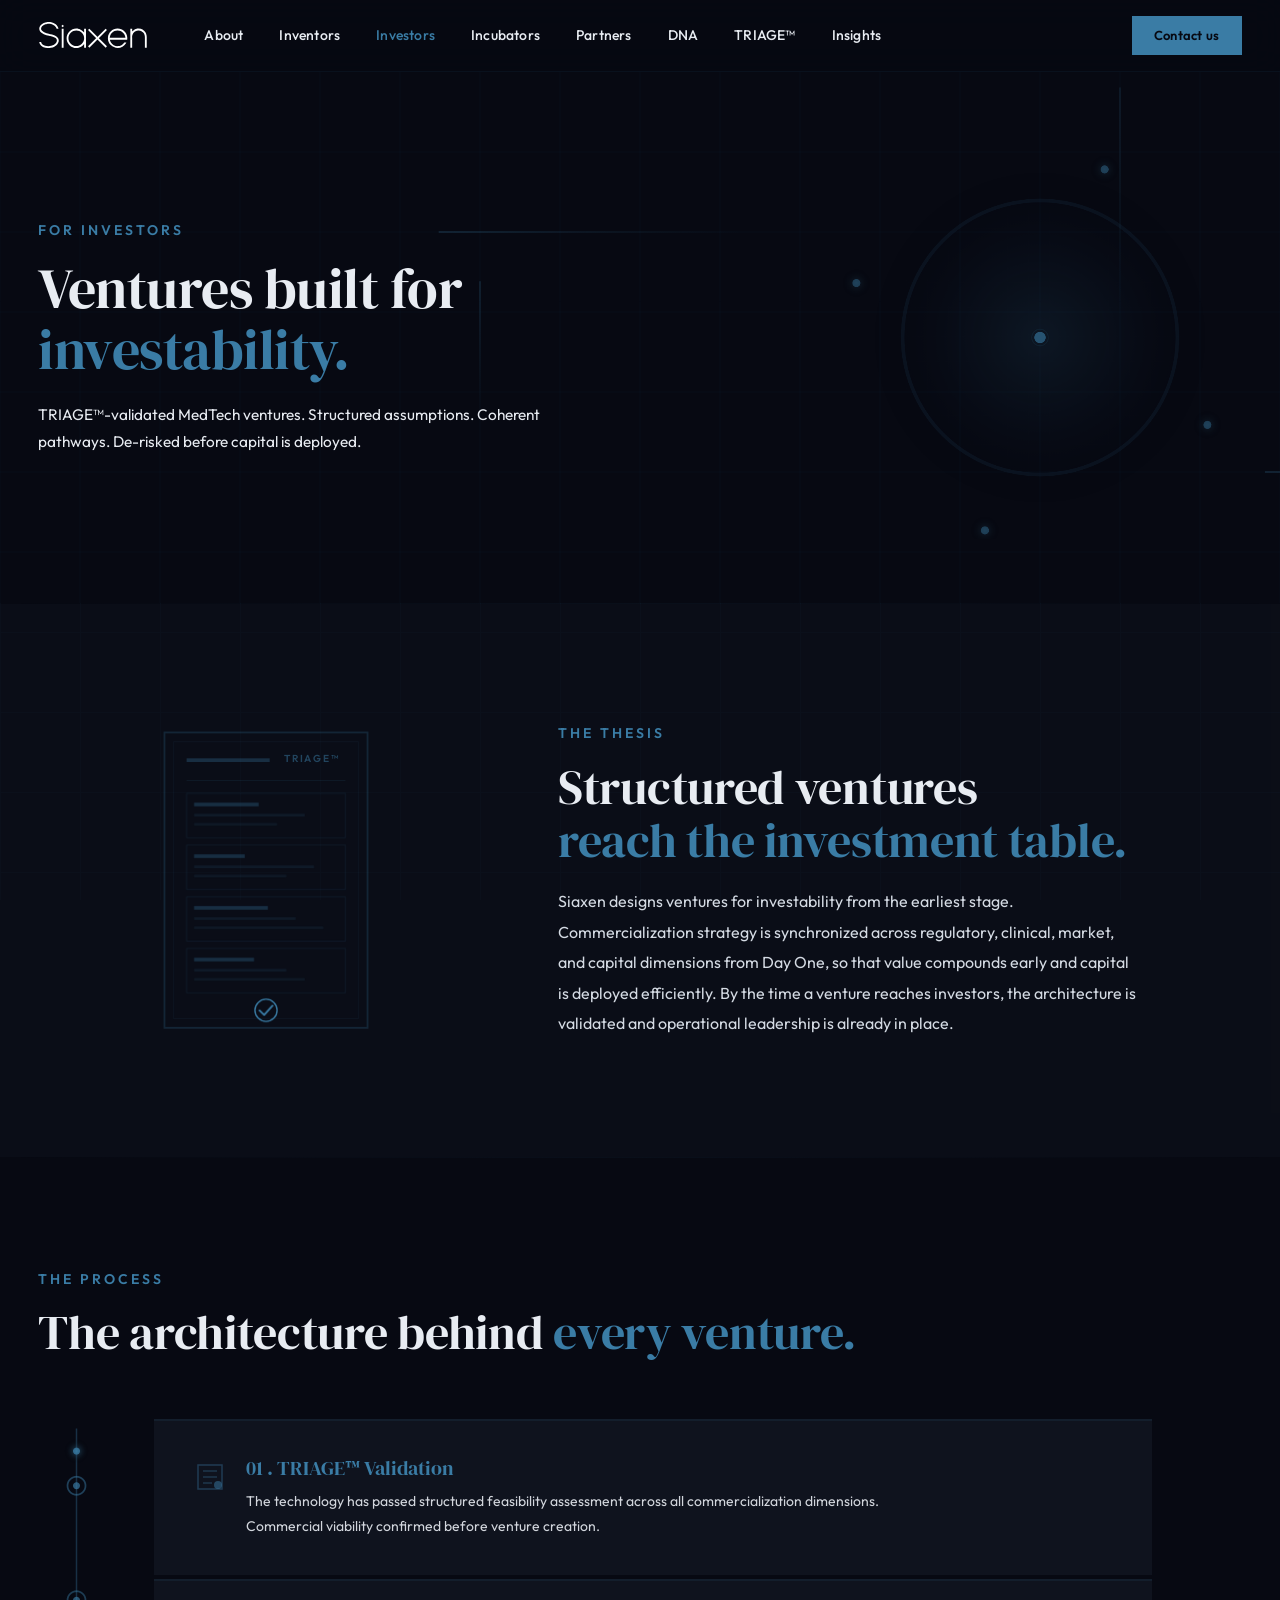
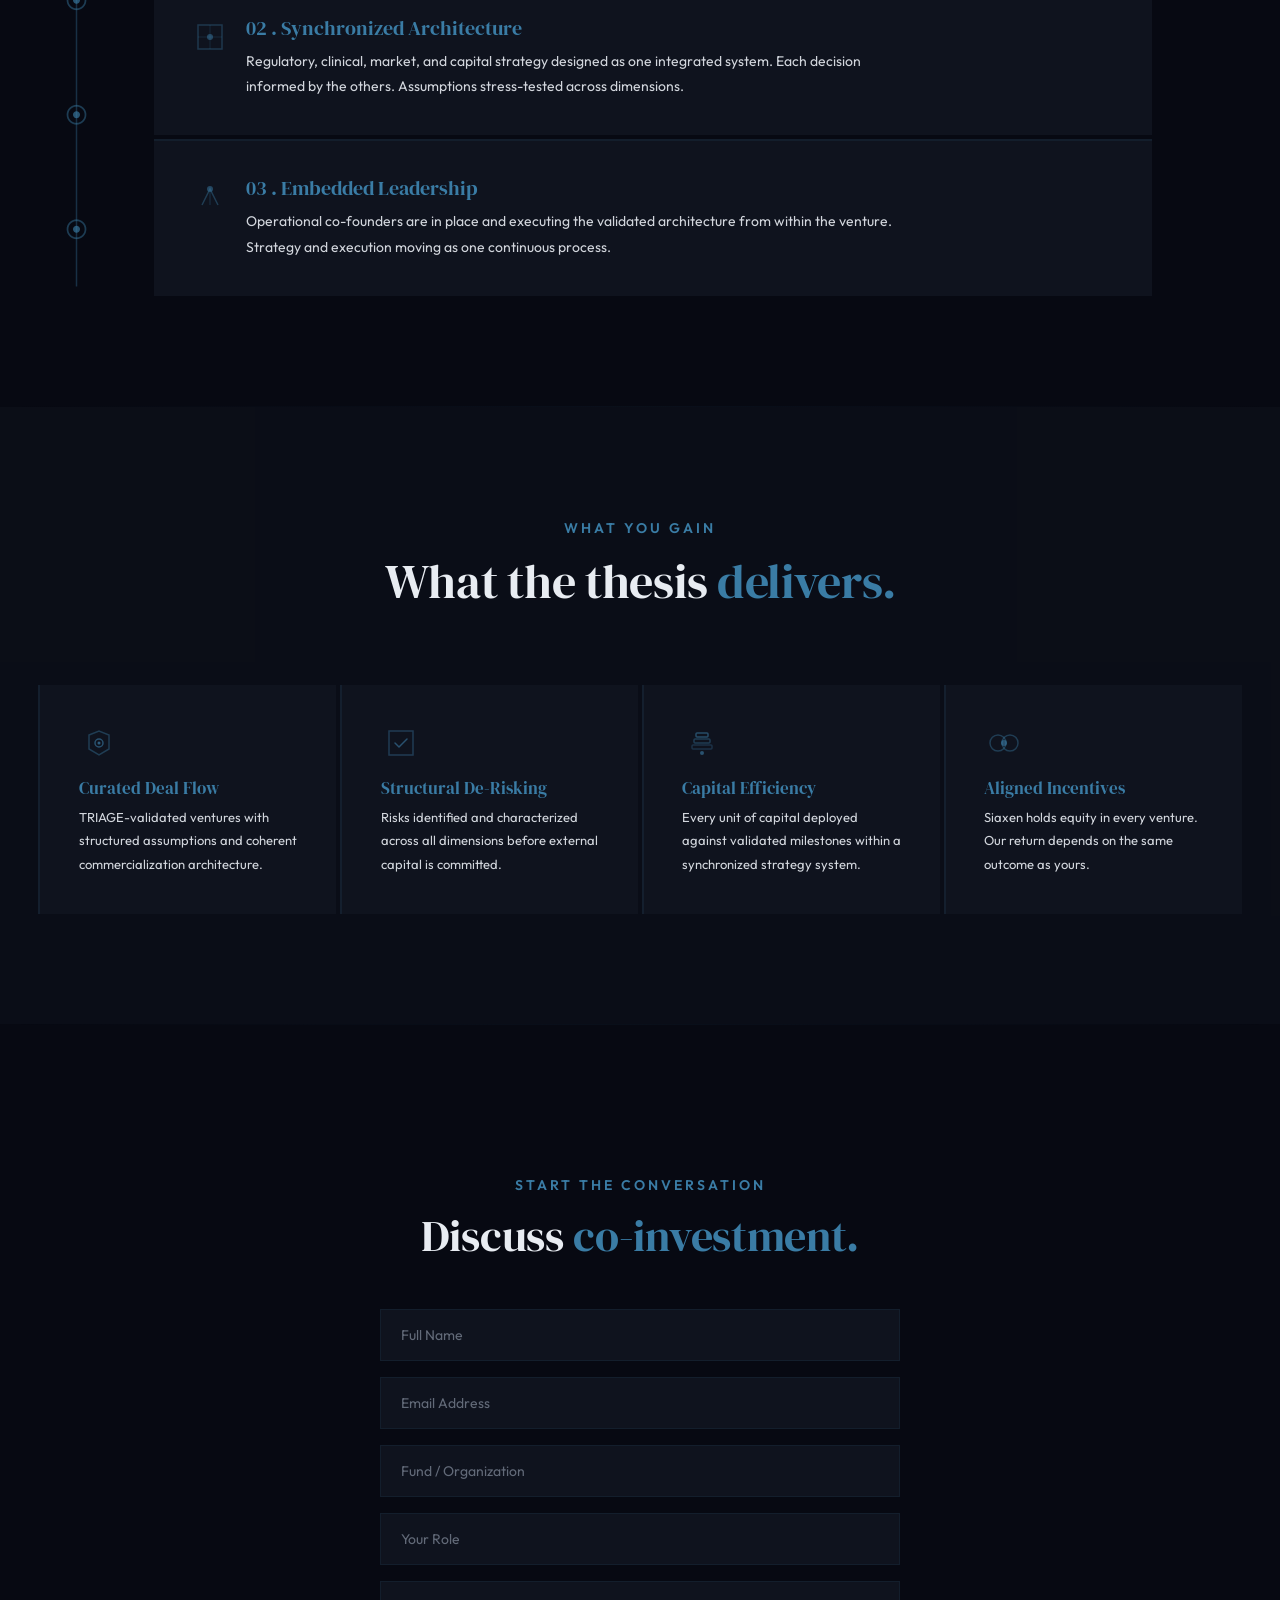
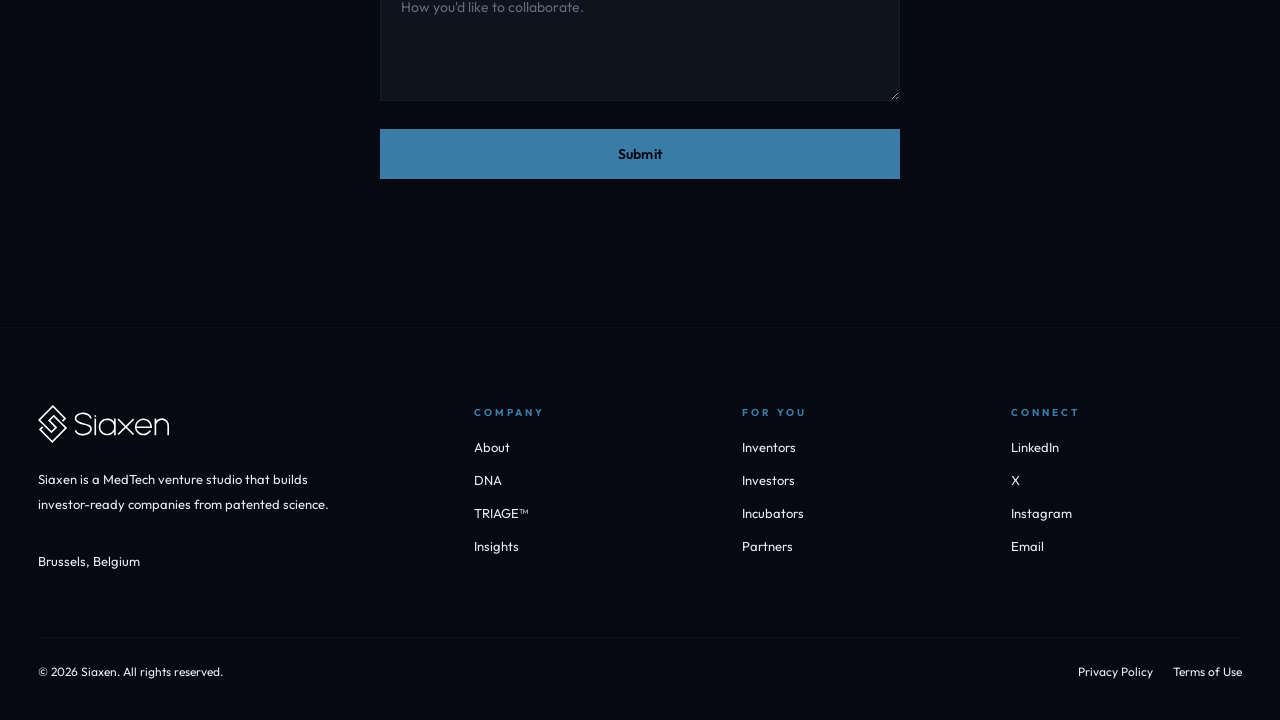
<file: investors.html>
<!DOCTYPE html>
<html lang="en">
<head>
<meta charset="UTF-8">
<meta name="viewport" content="width=device-width, initial-scale=1.0">
<title>For Investors - Siaxen</title>
<meta name="description" content="Structurally de-risked MedTech ventures built through TRIAGE™ - designed for investability from Day One.">
<link rel="icon" type="image/svg+xml" href="assets/favicon.svg">
<link rel="canonical" href="https://siaxen.com/investors">
<meta property="og:title" content="For Investors - Siaxen">
<meta property="og:description" content="Structurally de-risked MedTech ventures built through TRIAGE™ - designed for investability from Day One.">
<meta property="og:type" content="website">
<meta property="og:url" content="https://siaxen.com/investors">
<meta name="twitter:card" content="summary_large_image">
<link rel="preconnect" href="https://fonts.googleapis.com">
<link rel="preconnect" href="https://fonts.gstatic.com" crossorigin>
<link href="https://fonts.googleapis.com/css2?family=DM+Serif+Display:ital@0;1&family=Outfit:wght@300;400;500;600;700&display=swap" rel="stylesheet">
<link rel="stylesheet" href="css/styles.css">
</head>
<body>

<div class="bg-grid" aria-hidden="true"></div>

<!-- ══ HEADER ══ -->
<header class="site-header" role="banner">
<div class="site-header__inner">
  <a href="index.html" class="logo" aria-label="Siaxen Home">
    <img src="assets/Siaxen wordmark.svg" alt="Siaxen" width="110" height="24">
  </a>
  <nav class="nav-desktop" role="navigation" aria-label="Main navigation">
    <a href="about.html" class="nav__link">About</a>
    <a href="inventors.html" class="nav__link">Inventors</a>
    <a href="investors.html" class="nav__link nav__link--active">Investors</a>
    <a href="incubators.html" class="nav__link">Incubators</a>
    <a href="partners.html" class="nav__link">Partners</a>
    <a href="dna.html" class="nav__link">DNA</a>
    <a href="triage.html" class="nav__link">TRIAGE&#8482;</a>
    <a href="insights.html" class="nav__link">Insights</a>
  </nav>
  <div class="header-cta">
    <a href="contact.html" class="header-cta__primary">Contact us</a>
  </div>
  <button class="nav-toggle" id="navToggle" aria-label="Toggle navigation" aria-expanded="false">
    <span></span><span></span><span></span>
  </button>
</div>
</header>

<!-- ══ MOBILE NAV ══ -->
<div class="mobile-nav" id="mobileNav" aria-hidden="true">
  <div class="mobile-nav__links">
    <a href="about.html" class="mobile-nav__link">About</a>
    <a href="inventors.html" class="mobile-nav__link">Inventors</a>
    <a href="investors.html" class="mobile-nav__link">Investors</a>
    <a href="incubators.html" class="mobile-nav__link">Incubators</a>
    <a href="partners.html" class="mobile-nav__link">Partners</a>
    <a href="dna.html" class="mobile-nav__link">DNA</a>
    <a href="triage.html" class="mobile-nav__link">TRIAGE&#8482;</a>
    <a href="insights.html" class="mobile-nav__link">Insights</a>
  </div>
  <div class="mobile-nav__bottom">
    <a href="contact.html" class="mobile-nav__cta">Contact us</a>
  </div>
</div>

<!-- ══ PAGE HERO ══ -->
<section class="page-hero">
<canvas id="heroGridAnim" style="position:absolute;inset:0;width:100%;height:100%;z-index:0" aria-hidden="true"></canvas>

<div class="page-hero__inner">
  <div class="page-hero__text">
    <p class="eyebrow">For Investors</p>
    <h1>
      <span>Ventures built for</span><br>
      <span class="accent">investability.</span>
    </h1>
    <p class="page-hero__desc">TRIAGE&#8482;-validated MedTech ventures. Structured assumptions. Coherent pathways. De-risked before capital is deployed.</p>
  </div>
  <div class="page-hero__visual" aria-hidden="true">
    <canvas id="heroAnim" style="width:100%;max-width:762px;aspect-ratio:1" width="1000" height="1000"></canvas>
  </div>
</div>

<script>
(function(){
  var canvas=document.getElementById('heroAnim');
  if(!canvas)return;
  var ctx=canvas.getContext('2d');
  var W=1000,H=1000;
  canvas.width=W;canvas.height=H;
  var cx=W/2,cy=H/2,time=0;
  function rgba(a){return 'rgba(58,124,165,'+a+')';}
  function lerp(a,b,t){return a+(b-a)*t;}
  function easeIO(t){return t<0.5?2*t*t:1-Math.pow(-2*t+2,2)/2;}

  var CYCLE=18;
  var orbitR=340;
  var count=4;
  var dots=[];

  function initDots(){
    for(var i=0;i<count;i++){
      var farAngle=i*(Math.PI*2/count)+Math.random()*0.5;
      var farDist=440+Math.random()*60;
      dots[i]={
        farX:cx+Math.cos(farAngle)*farDist,
        farY:cy+Math.sin(farAngle)*farDist,
        targetAngle:i*(Math.PI*2/count)-Math.PI/2,
        x:dots[i]?dots[i].x:cx+Math.cos(farAngle)*farDist,
        y:dots[i]?dots[i].y:cy+Math.sin(farAngle)*farDist,
        driftPhase:Math.random()*Math.PI*2
      };
    }
  }
  initDots();

  function frame(){
    time+=0.016;ctx.clearRect(0,0,W,H);
    // Background glow
    var g=ctx.createRadialGradient(cx,cy,0,cx,cy,420);
    g.addColorStop(0,rgba(0.12));g.addColorStop(0.5,rgba(0.04));g.addColorStop(1,'rgba(0,0,0,0)');
    ctx.beginPath();ctx.arc(cx,cy,420,0,Math.PI*2);ctx.fillStyle=g;ctx.fill();

    var t=(time%CYCLE)/CYCLE;
    var converge;
    if(t<0.35) converge=easeIO(t/0.35);
    else if(t<0.7) converge=1;
    else {converge=1-easeIO((t-0.7)/0.3);if(t>0.98)initDots();}

    // Orbit ring
    ctx.beginPath();ctx.arc(cx,cy,orbitR,0,Math.PI*2);
    ctx.strokeStyle=rgba(0.08+converge*0.2);ctx.lineWidth=9;
    ctx.shadowColor=rgba(converge*0.15);ctx.shadowBlur=12;
    ctx.stroke();ctx.shadowColor='transparent';ctx.shadowBlur=0;

    // Dots
    for(var i=0;i<count;i++){
      var d=dots[i];
      var targetX=cx+Math.cos(d.targetAngle)*orbitR;
      var targetY=cy+Math.sin(d.targetAngle)*orbitR;
      var goalX=lerp(d.farX,targetX,converge);
      var goalY=lerp(d.farY,targetY,converge);
      // Gentle drift when scattered
      var drift=1-converge;
      goalX+=Math.sin(time*0.15+d.driftPhase)*12*drift;
      goalY+=Math.cos(time*0.12+d.driftPhase*1.3)*10*drift;
      // Slow interpolation (no sudden jumps)
      d.x+=(goalX-d.x)*0.025;
      d.y+=(goalY-d.y)*0.025;

      var op=0.4+converge*0.4;
      var r=10+converge*3;
      // Glow
      var ng=ctx.createRadialGradient(d.x,d.y,0,d.x,d.y,r*3.5);
      ng.addColorStop(0,rgba(op*0.4));ng.addColorStop(1,'rgba(0,0,0,0)');
      ctx.beginPath();ctx.arc(d.x,d.y,r*3.5,0,Math.PI*2);ctx.fillStyle=ng;ctx.fill();
      // Core
      ctx.beginPath();ctx.arc(d.x,d.y,r,0,Math.PI*2);ctx.fillStyle=rgba(op);ctx.fill();

      // Line to center when converged
      if(converge>0.5){
        ctx.beginPath();ctx.moveTo(d.x,d.y);ctx.lineTo(cx,cy);
        ctx.strokeStyle=rgba((converge-0.5)*2*0.12);ctx.lineWidth=3;ctx.stroke();
      }
    }

    // Connecting lines between adjacent dots when locked
    if(converge>0.6){
      var lineOp=(converge-0.6)*2.5*0.25;
      for(var i=0;i<count;i++){
        var j=(i+1)%count;
        ctx.beginPath();ctx.moveTo(dots[i].x,dots[i].y);ctx.lineTo(dots[j].x,dots[j].y);
        ctx.strokeStyle=rgba(lineOp);ctx.lineWidth=7;
        ctx.shadowColor=rgba(lineOp*0.3);ctx.shadowBlur=10;
        ctx.stroke();ctx.shadowColor='transparent';ctx.shadowBlur=0;
      }
    }

    // Center
    var cp=0.6+converge*0.3;
    ctx.beginPath();ctx.arc(cx,cy,14,0,Math.PI*2);ctx.fillStyle=rgba(cp);ctx.fill();
    var pT=(time*0.12)%1;
    ctx.beginPath();ctx.arc(cx,cy,14+pT*90,0,Math.PI*2);ctx.strokeStyle=rgba(0.1*(1-pT));ctx.lineWidth=2.5;ctx.stroke();
    requestAnimationFrame(frame);
  }
  if(window.matchMedia('(prefers-reduced-motion:reduce)').matches){time=0;frame();}else{requestAnimationFrame(frame);}
})();
</script>
</section>

<div class="divider"></div>

<!-- ══ SECTION A - THE THESIS ══ -->
<section class="section section--alt" style="position:relative;overflow:hidden;padding-top:clamp(70px,9vw,110px);padding-bottom:clamp(70px,9vw,110px);background:rgba(15,19,30,.48)">
<div class="container">

  <!-- Two-column: Visual left + Text right -->
  <div class="reveal" style="display:grid;grid-template-columns:.4fr .6fr;gap:clamp(40px,5vw,72px);align-items:center">
    
    <!-- Left: Dossier/document visual -->
    <div class="thesis-visual" style="display:flex;align-items:center;justify-content:center" aria-hidden="true">
      <svg id="thesisDoc" viewBox="0 0 260 360" fill="none" style="width:100%;max-width:240px" xmlns="http://www.w3.org/2000/svg">
        <style>
          @keyframes fadeIn{from{opacity:0}to{opacity:1}}
          @keyframes checkHold{0%,100%{opacity:.55}50%{opacity:.68}}
          .doc-sec1,.doc-sec2,.doc-sec3,.doc-sec4,.doc-check{opacity:0;animation-fill-mode:forwards;animation-play-state:paused}
          .doc-visible .doc-sec1{animation:fadeIn 1s ease-out 0.5s forwards;animation-play-state:running}
          .doc-visible .doc-sec2{animation:fadeIn 1s ease-out 1.3s forwards;animation-play-state:running}
          .doc-visible .doc-sec3{animation:fadeIn 1s ease-out 2.1s forwards;animation-play-state:running}
          .doc-visible .doc-sec4{animation:fadeIn 1s ease-out 2.9s forwards;animation-play-state:running}
          .doc-visible .doc-check{animation:fadeIn 0.8s ease-out 3.8s forwards,checkHold 4s ease-in-out 5s infinite;animation-play-state:running}
        </style>

        <!-- Document outer frame -->
        <rect x="20" y="20" width="220" height="320" stroke="#3A7CA5" stroke-width="2" opacity=".22" fill="none"/>
        <rect x="30" y="30" width="200" height="300" stroke="#3A7CA5" stroke-width="1" opacity=".08" fill="none"/>
        
        <!-- TRIAGE label (top-right) -->
        <text x="210" y="52" text-anchor="end" font-family="Outfit,sans-serif" font-size="11" font-weight="600" fill="#3A7CA5" opacity=".5" letter-spacing="2">TRIAGE&#8482;</text>
        
        <!-- Header line -->
        <rect x="44" y="48" width="90" height="4" fill="#3A7CA5" opacity=".3"/>
        
        <!-- Separator -->
        <line x1="44" y1="72" x2="216" y2="72" stroke="#3A7CA5" stroke-width="1" opacity=".12"/>
        
        <!-- Section 1 -->
        <g class="doc-sec1">
        <rect x="44" y="86" width="172" height="48" stroke="#3A7CA5" stroke-width="1" opacity=".14" fill="none"/>
        <rect x="52" y="96" width="70" height="4" fill="#3A7CA5" opacity=".3"/>
        <rect x="52" y="108" width="120" height="3" fill="#3A7CA5" opacity=".12"/>
        <rect x="52" y="118" width="90" height="3" fill="#3A7CA5" opacity=".1"/>
        </g>
        
        <!-- Section 2 -->
        <g class="doc-sec2">
        <rect x="44" y="142" width="172" height="48" stroke="#3A7CA5" stroke-width="1" opacity=".14" fill="none"/>
        <rect x="52" y="152" width="55" height="4" fill="#3A7CA5" opacity=".3"/>
        <rect x="52" y="164" width="130" height="3" fill="#3A7CA5" opacity=".12"/>
        <rect x="52" y="174" width="100" height="3" fill="#3A7CA5" opacity=".1"/>
        </g>
        
        <!-- Section 3 -->
        <g class="doc-sec3">
        <rect x="44" y="198" width="172" height="48" stroke="#3A7CA5" stroke-width="1" opacity=".14" fill="none"/>
        <rect x="52" y="208" width="80" height="4" fill="#3A7CA5" opacity=".3"/>
        <rect x="52" y="220" width="110" height="3" fill="#3A7CA5" opacity=".12"/>
        <rect x="52" y="230" width="140" height="3" fill="#3A7CA5" opacity=".1"/>
        </g>
        
        <!-- Section 4 -->
        <g class="doc-sec4">
        <rect x="44" y="254" width="172" height="48" stroke="#3A7CA5" stroke-width="1" opacity=".14" fill="none"/>
        <rect x="52" y="264" width="65" height="4" fill="#3A7CA5" opacity=".3"/>
        <rect x="52" y="276" width="100" height="3" fill="#3A7CA5" opacity=".12"/>
        <rect x="52" y="286" width="120" height="3" fill="#3A7CA5" opacity=".1"/>
        </g>
        
        <!-- Check mark (bottom-center, inside document) -->
        <circle class="doc-check" cx="130" cy="321" r="12" stroke="#3A7CA5" stroke-width="1.5" opacity=".45" fill="none"/>
        <path class="doc-check" d="M123 321 L128 326 L137 316" stroke="#3A7CA5" stroke-width="2" opacity=".55" stroke-linecap="round" stroke-linejoin="round" fill="none"/>
      </svg>
    </div>

    <!-- Right: Text -->
    <div>
      <p class="eyebrow" style="color:#3A7CA5;font-size:14px">The Thesis</p>
      <h2 style="margin-bottom:20px">Structured ventures<br><span style="color:#3A7CA5">reach the investment table.</span></h2>
      <p style="font-size:clamp(14px,1.4vw,16px);color:var(--tx-sub);line-height:1.9;max-width:85%">Siaxen designs ventures for investability from the earliest stage. Commercialization strategy is synchronized across regulatory, clinical, market, and capital dimensions from Day One, so that value compounds early and capital is deployed efficiently. By the time a venture reaches investors, the architecture is validated and operational leadership is already in place.</p>
    </div>
  </div>

</div>
</section>
<script>
(function(){
  var doc=document.getElementById('thesisDoc');if(!doc)return;
  var observer=new IntersectionObserver(function(entries){
    entries.forEach(function(entry){
      if(entry.isIntersecting){doc.classList.add('doc-visible');}
    });
  },{threshold:0.3});
  observer.observe(doc);
})();
</script>

<div class="divider"></div>

<!-- ══ SECTION B - THE PROCESS ══ -->
<section class="section" style="position:relative;overflow:hidden;padding-top:clamp(70px,9vw,110px);padding-bottom:clamp(70px,9vw,110px)">
<div class="container">

  <div class="reveal">
    <p class="eyebrow" style="color:#3A7CA5;font-size:14px">The Process</p>
    <h2 style="margin-bottom:clamp(40px,5vw,60px)">The architecture behind<br class="br-mobile"> <span style="color:#3A7CA5">every venture.</span></h2>
  </div>

  <div class="process-grid" style="display:grid;grid-template-columns:clamp(48px,6vw,80px) 83%;gap:clamp(24px,3vw,40px);align-items:stretch">
    
    <!-- Left: Path Animation -->
    <div style="position:relative" aria-hidden="true">
      <canvas id="pathAnim" style="position:absolute;top:0;left:0;width:100%;height:100%"></canvas>
    </div>

    <!-- Right: Cards -->
    <div style="display:flex;flex-direction:column;gap:4px">
      <div class="card reveal-d1">
        <div style="display:grid;grid-template-columns:40px 1fr;gap:16px;align-items:start">
          <svg viewBox="0 0 40 40" fill="none" style="width:40px;height:40px;flex-shrink:0"><rect x="8" y="8" width="24" height="24" stroke="#3A7CA5" stroke-width="1.5" opacity=".4"/><line x1="13" y1="14" x2="27" y2="14" stroke="#3A7CA5" stroke-width="1.5" opacity=".35"/><line x1="13" y1="20" x2="27" y2="20" stroke="#3A7CA5" stroke-width="1.5" opacity=".35"/><line x1="13" y1="26" x2="22" y2="26" stroke="#3A7CA5" stroke-width="1.5" opacity=".35"/><circle cx="28" cy="28" r="4" fill="#3A7CA5" opacity=".5"/></svg>
          <div>
            <h4 class="card__title" style="color:#3A7CA5">01 . TRIAGE&#8482; Validation</h4>
            <p class="card__text">The technology has passed structured feasibility assessment across all commercialization dimensions. Commercial viability confirmed before venture creation.</p>
          </div>
        </div>
      </div>
      <div class="card reveal-d2">
        <div style="display:grid;grid-template-columns:40px 1fr;gap:16px;align-items:start">
          <svg viewBox="0 0 40 40" fill="none" style="width:40px;height:40px;flex-shrink:0"><rect x="8" y="8" width="24" height="24" stroke="#3A7CA5" stroke-width="1.5" opacity=".35"/><line x1="8" y1="20" x2="32" y2="20" stroke="#3A7CA5" stroke-width="1" opacity=".2"/><line x1="20" y1="8" x2="20" y2="32" stroke="#3A7CA5" stroke-width="1" opacity=".2"/><circle cx="20" cy="20" r="3" fill="#3A7CA5" opacity=".5"/></svg>
          <div>
            <h4 class="card__title" style="color:#3A7CA5">02 . Synchronized Architecture</h4>
            <p class="card__text">Regulatory, clinical, market, and capital strategy designed as one integrated system. Each decision informed by the others. Assumptions stress-tested across dimensions.</p>
          </div>
        </div>
      </div>
      <div class="card reveal-d3">
        <div style="display:grid;grid-template-columns:40px 1fr;gap:16px;align-items:start">
          <svg viewBox="0 0 40 40" fill="none" style="width:40px;height:40px;flex-shrink:0"><path d="M12 28 L20 12 L28 28" stroke="#3A7CA5" stroke-width="1.5" opacity=".4" fill="none"/><circle cx="20" cy="12" r="3" fill="#3A7CA5" opacity=".5"/><line x1="20" y1="15" x2="20" y2="28" stroke="#3A7CA5" stroke-width="1" opacity=".3"/></svg>
          <div>
            <h4 class="card__title" style="color:#3A7CA5">03 . Embedded Leadership</h4>
            <p class="card__text">Operational co-founders are in place and executing the validated architecture from within the venture. Strategy and execution moving as one continuous process.</p>
          </div>
        </div>
      </div>
    </div>
  </div>

</div>
</section>
<script>
(function(){
  var c=document.getElementById('pathAnim');if(!c)return;
  var ctx=c.getContext('2d');
  var col=[58,124,165];
  function rgba(a){return'rgba('+col[0]+','+col[1]+','+col[2]+','+a+')';}
  var nodes=4,time=0,W,H;
  function resize(){W=c.offsetWidth*2;H=c.offsetHeight*2;c.width=W;c.height=H;}
  resize();window.addEventListener('resize',resize);
  function frame(){
    ctx.clearRect(0,0,W,H);time+=0.016;
    var cx=W/2,padY=H*0.02;
    var lineTop=padY,lineBot=H-padY;
    ctx.beginPath();ctx.moveTo(cx,lineTop);ctx.lineTo(cx,lineBot);
    ctx.strokeStyle=rgba(0.35);ctx.lineWidth=3;ctx.stroke();
    var nodePositions=[];
    for(var i=0;i<nodes;i++){nodePositions.push(lineTop+(lineBot-lineTop)*((i+0.5)/nodes));}
    var pCycle=12;
    var pT=((time%pCycle)/pCycle);
    var py=lineTop+(lineBot-lineTop)*pT;
    for(var i=0;i<nodes;i++){
      var ny=nodePositions[i];
      var dist=Math.abs(py-ny);
      var maxDist=H*0.08;
      var proximity=Math.max(0,1-dist/maxDist);
      var baseOp=0.45+proximity*0.4;
      ctx.beginPath();ctx.arc(cx,ny,18,0,Math.PI*2);
      ctx.strokeStyle=rgba(baseOp);ctx.lineWidth=3.5;ctx.stroke();
      ctx.beginPath();ctx.arc(cx,ny,7,0,Math.PI*2);
      ctx.fillStyle=rgba(baseOp+0.2);ctx.fill();
      if(proximity>0.2){
        var pr=18+proximity*24;
        ctx.beginPath();ctx.arc(cx,ny,pr,0,Math.PI*2);
        ctx.strokeStyle=rgba(proximity*0.35);ctx.lineWidth=2.5;ctx.stroke();
        var ng=ctx.createRadialGradient(cx,ny,0,cx,ny,pr+10);
        ng.addColorStop(0,rgba(proximity*0.2));ng.addColorStop(1,'rgba(0,0,0,0)');
        ctx.beginPath();ctx.arc(cx,ny,pr+10,0,Math.PI*2);ctx.fillStyle=ng;ctx.fill();
      }
    }
    ctx.beginPath();ctx.arc(cx,py,7,0,Math.PI*2);
    ctx.fillStyle=rgba(0.9);ctx.fill();
    var pg=ctx.createRadialGradient(cx,py,0,cx,py,24);
    pg.addColorStop(0,rgba(0.5));pg.addColorStop(1,'rgba(0,0,0,0)');
    ctx.beginPath();ctx.arc(cx,py,24,0,Math.PI*2);ctx.fillStyle=pg;ctx.fill();
    requestAnimationFrame(frame);
  }
  requestAnimationFrame(frame);
})();
</script>

<div class="divider"></div>

<!-- ══ SECTION C - WHAT YOU GAIN ══ -->
<section class="section section--alt" style="position:relative;overflow:hidden;padding-top:clamp(70px,9vw,110px);padding-bottom:clamp(70px,9vw,110px);background:rgba(15,19,30,.48)">
<div class="container">

  <div class="reveal" style="text-align:center;max-width:720px;margin:0 auto clamp(48px,6vw,80px)">
    <p class="eyebrow" style="color:#3A7CA5;font-size:14px;max-width:none;margin:0 auto 16px">What You Gain</p>
    <h2>What the thesis <span style="color:#3A7CA5">delivers.</span></h2>
  </div>

  <!-- 4 dimension cards -->
  <div class="dimensions reveal">
    <div class="dimension reveal-d1">
      <div class="dimension__icon">
        <svg viewBox="0 0 40 40" fill="none"><path d="M10 12 L20 8 L30 12 L30 26 L20 32 L10 26 Z" stroke="#3A7CA5" stroke-width="1.5" opacity=".4" fill="none"/><circle cx="20" cy="20" r="4" stroke="#3A7CA5" stroke-width="1.5" opacity=".6"/><circle cx="20" cy="20" r="1.5" fill="#3A7CA5" opacity=".7"/></svg>
      </div>
      <h4 class="dimension__title">Curated Deal Flow</h4>
      <p class="dimension__text">TRIAGE-validated ventures with structured assumptions and coherent commercialization architecture.</p>
    </div>
    <div class="dimension reveal-d2">
      <div class="dimension__icon">
        <svg viewBox="0 0 40 40" fill="none"><rect x="8" y="8" width="24" height="24" stroke="#3A7CA5" stroke-width="1.5" opacity=".4"/><path d="M14 20 L18 24 L26 16" stroke="#3A7CA5" stroke-width="1.5" opacity=".6" stroke-linecap="round" stroke-linejoin="round"/></svg>
      </div>
      <h4 class="dimension__title">Structural De-Risking</h4>
      <p class="dimension__text">Risks identified and characterized across all dimensions before external capital is committed.</p>
    </div>
    <div class="dimension reveal-d3">
      <div class="dimension__icon">
        <svg viewBox="0 0 40 40" fill="none"><rect x="10" y="22" width="20" height="4" rx="1" stroke="#3A7CA5" stroke-width="1.5" opacity=".3"/><rect x="12" y="16" width="16" height="4" rx="1" stroke="#3A7CA5" stroke-width="1.5" opacity=".4"/><rect x="14" y="10" width="12" height="4" rx="1" stroke="#3A7CA5" stroke-width="1.5" opacity=".55"/><circle cx="20" cy="30" r="2" fill="#3A7CA5" opacity=".6"/></svg>
      </div>
      <h4 class="dimension__title">Capital Efficiency</h4>
      <p class="dimension__text">Every unit of capital deployed against validated milestones within a synchronized strategy system.</p>
    </div>
    <div class="dimension reveal-d4">
      <div class="dimension__icon">
        <svg viewBox="0 0 40 40" fill="none"><circle cx="14" cy="20" r="8" stroke="#3A7CA5" stroke-width="1.5" opacity=".4"/><circle cx="26" cy="20" r="8" stroke="#3A7CA5" stroke-width="1.5" opacity=".4"/><circle cx="20" cy="20" r="3" fill="#3A7CA5" opacity=".6"/></svg>
      </div>
      <h4 class="dimension__title">Aligned Incentives</h4>
      <p class="dimension__text">Siaxen holds equity in every venture. Our return depends on the same outcome as yours.</p>
    </div>
  </div>

</div>
</section>

<div class="divider"></div>

<!-- ══ SECTION D - CTA FORM ══ -->
<section class="section" style="position:relative;overflow:hidden;padding-top:clamp(70px,9vw,110px);padding-bottom:clamp(70px,9vw,110px)">
<div class="container">
  <div class="form-wrap reveal">
    <p class="eyebrow" style="color:#3A7CA5;font-size:14px;text-align:center">Start the Conversation</p>
    <h2 style="font-size:clamp(28px,4vw,44px);text-align:center;margin-bottom:clamp(32px,4vw,48px)">Discuss <span style="color:#3A7CA5">co-investment.</span></h2>
    <form action="#" method="POST">
      <input type="text" name="name" placeholder="Full Name" required class="form-field">
      <input type="email" name="email" placeholder="Email Address" required class="form-field">
      <input type="text" name="organization" placeholder="Fund / Organization" class="form-field">
      <input type="text" name="role" placeholder="Your Role" class="form-field">
      <textarea name="message" placeholder="How you'd like to collaborate." rows="4" class="form-field form-textarea"></textarea>
      <button type="submit" class="btn btn-primary form-submit">Submit</button>
    </form>
  </div>
</div>
</section>

<!-- ══ FOOTER ══ -->
<footer class="site-footer" role="contentinfo">
<div class="container">
  <div class="footer__top">
    <div class="footer__brand">
      <img src="assets/Siaxen Full.svg" alt="Siaxen" style="height:38px;filter:brightness(0) invert(1)">
      <p style="margin-top:24px">Siaxen is a MedTech venture studio that builds investor-ready companies from patented science.</p>
      <p style="font-size:13px;color:var(--tx);margin-top:32px">Brussels, Belgium</p>
    </div>
    <div class="footer__cols">
      <div>
        <div class="footer__col-title">COMPANY</div>
        <div class="footer__links">
          <a href="about.html">About</a>
          <a href="dna.html">DNA</a>
          <a href="triage.html">TRIAGE&#8482;</a>
          <a href="insights.html">Insights</a>
        </div>
      </div>
      <div>
        <div class="footer__col-title">FOR YOU</div>
        <div class="footer__links">
          <a href="inventors.html">Inventors</a>
          <a href="investors.html">Investors</a>
          <a href="incubators.html">Incubators</a>
          <a href="partners.html">Partners</a>
        </div>
      </div>
      <div>
        <div class="footer__col-title">CONNECT</div>
        <div class="footer__links">
          <a href="https://linkedin.com/company/siaxen" target="_blank" rel="noopener">LinkedIn</a>
          <a href="https://x.com/siaxen" target="_blank" rel="noopener">X</a>
          <a href="https://instagram.com/siaxen" target="_blank" rel="noopener">Instagram</a>
          <a href="mailto:contact@siaxen.com">Email</a>
        </div>
      </div>
    </div>
  </div>
  <div class="footer__bottom">
    <span>&copy; 2026 Siaxen. All rights reserved.</span>
    <div class="footer__legal">
      <a href="privacy.html">Privacy Policy</a>
      <a href="terms.html">Terms of Use</a>
    </div>
  </div>
</div>
</footer>

<script src="js/main.js" defer></script>
<script>document.addEventListener('DOMContentLoaded', function(){ if(window.initHeroGrid) window.initHeroGrid(); });</script>
<style>@media(max-width:1024px){.section [style*="grid-template-columns"]{grid-template-columns:1fr!important}.section [style*="grid-template-columns"]>[aria-hidden]{order:2}.process-grid{grid-template-columns:36px 1fr!important}.process-grid>[aria-hidden]{order:0}.thesis-visual svg{max-width:180px!important}}</style>
</body>
</html>
</file>
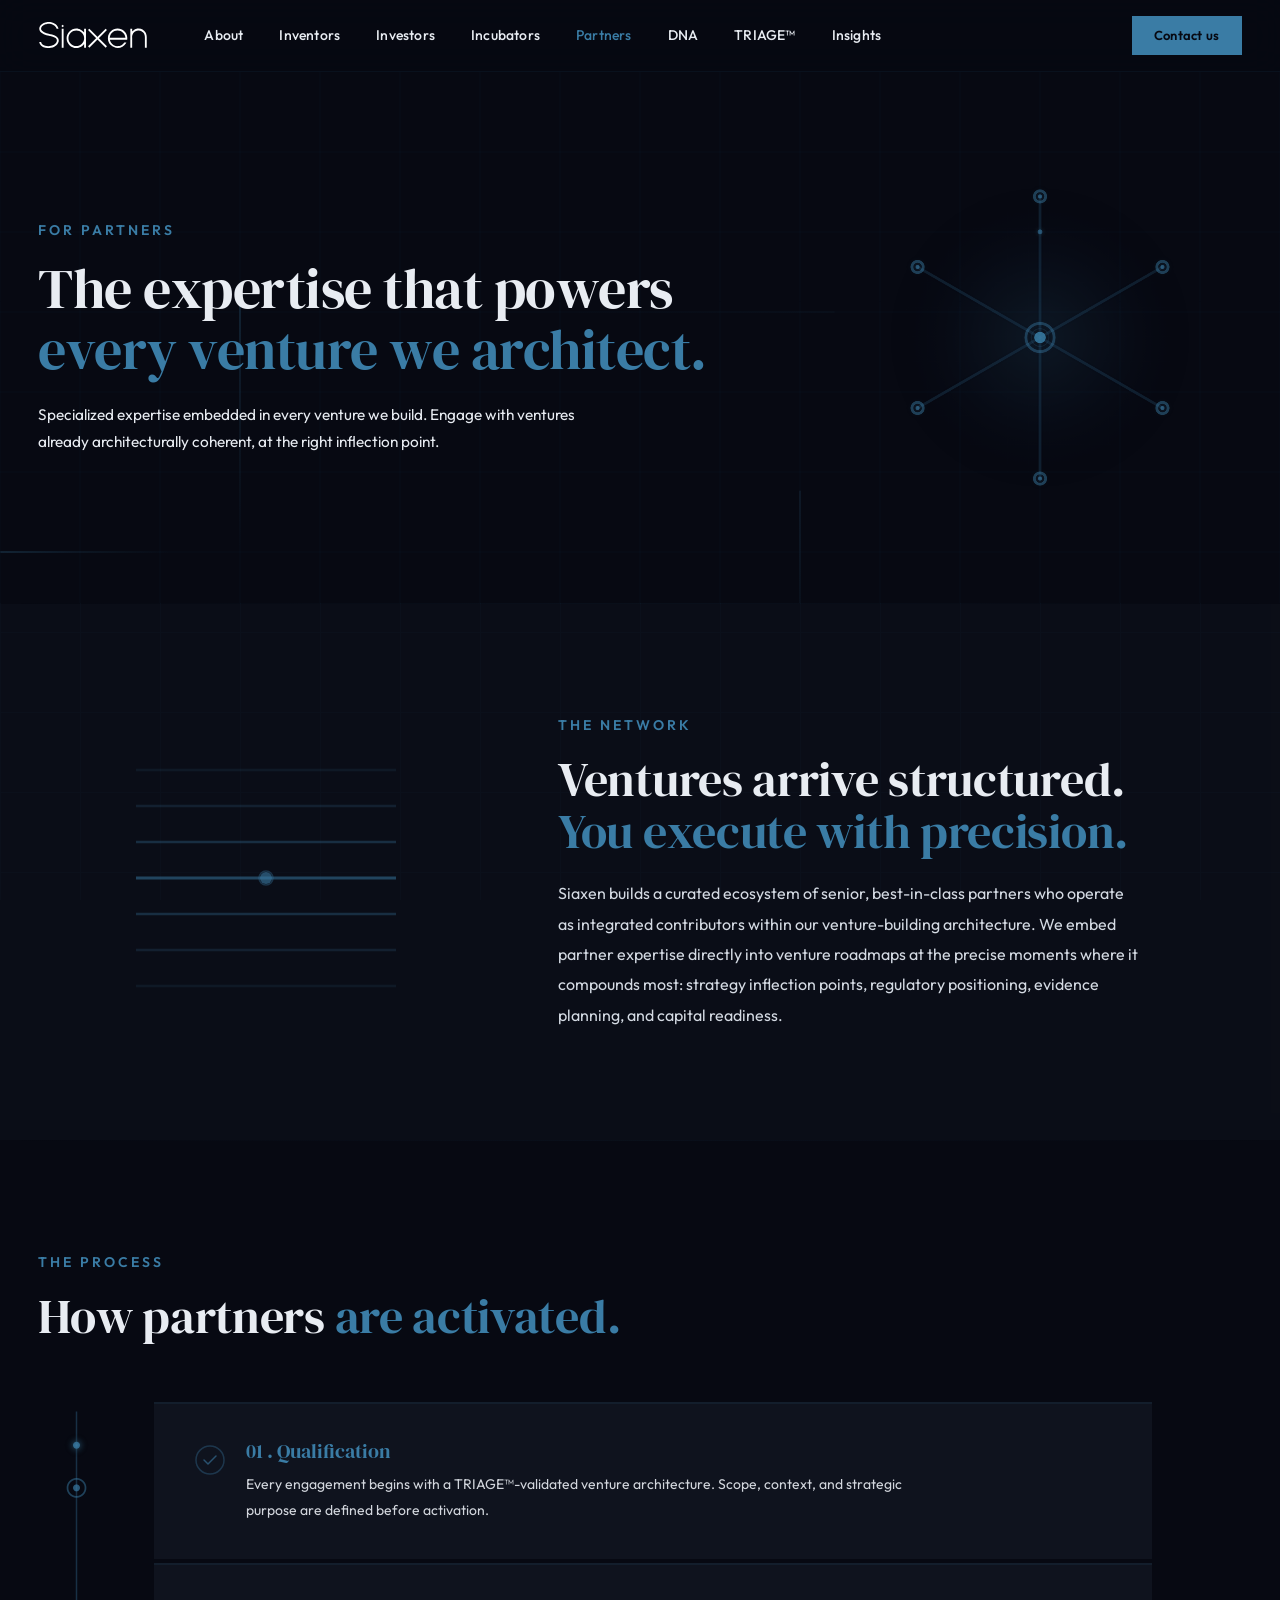
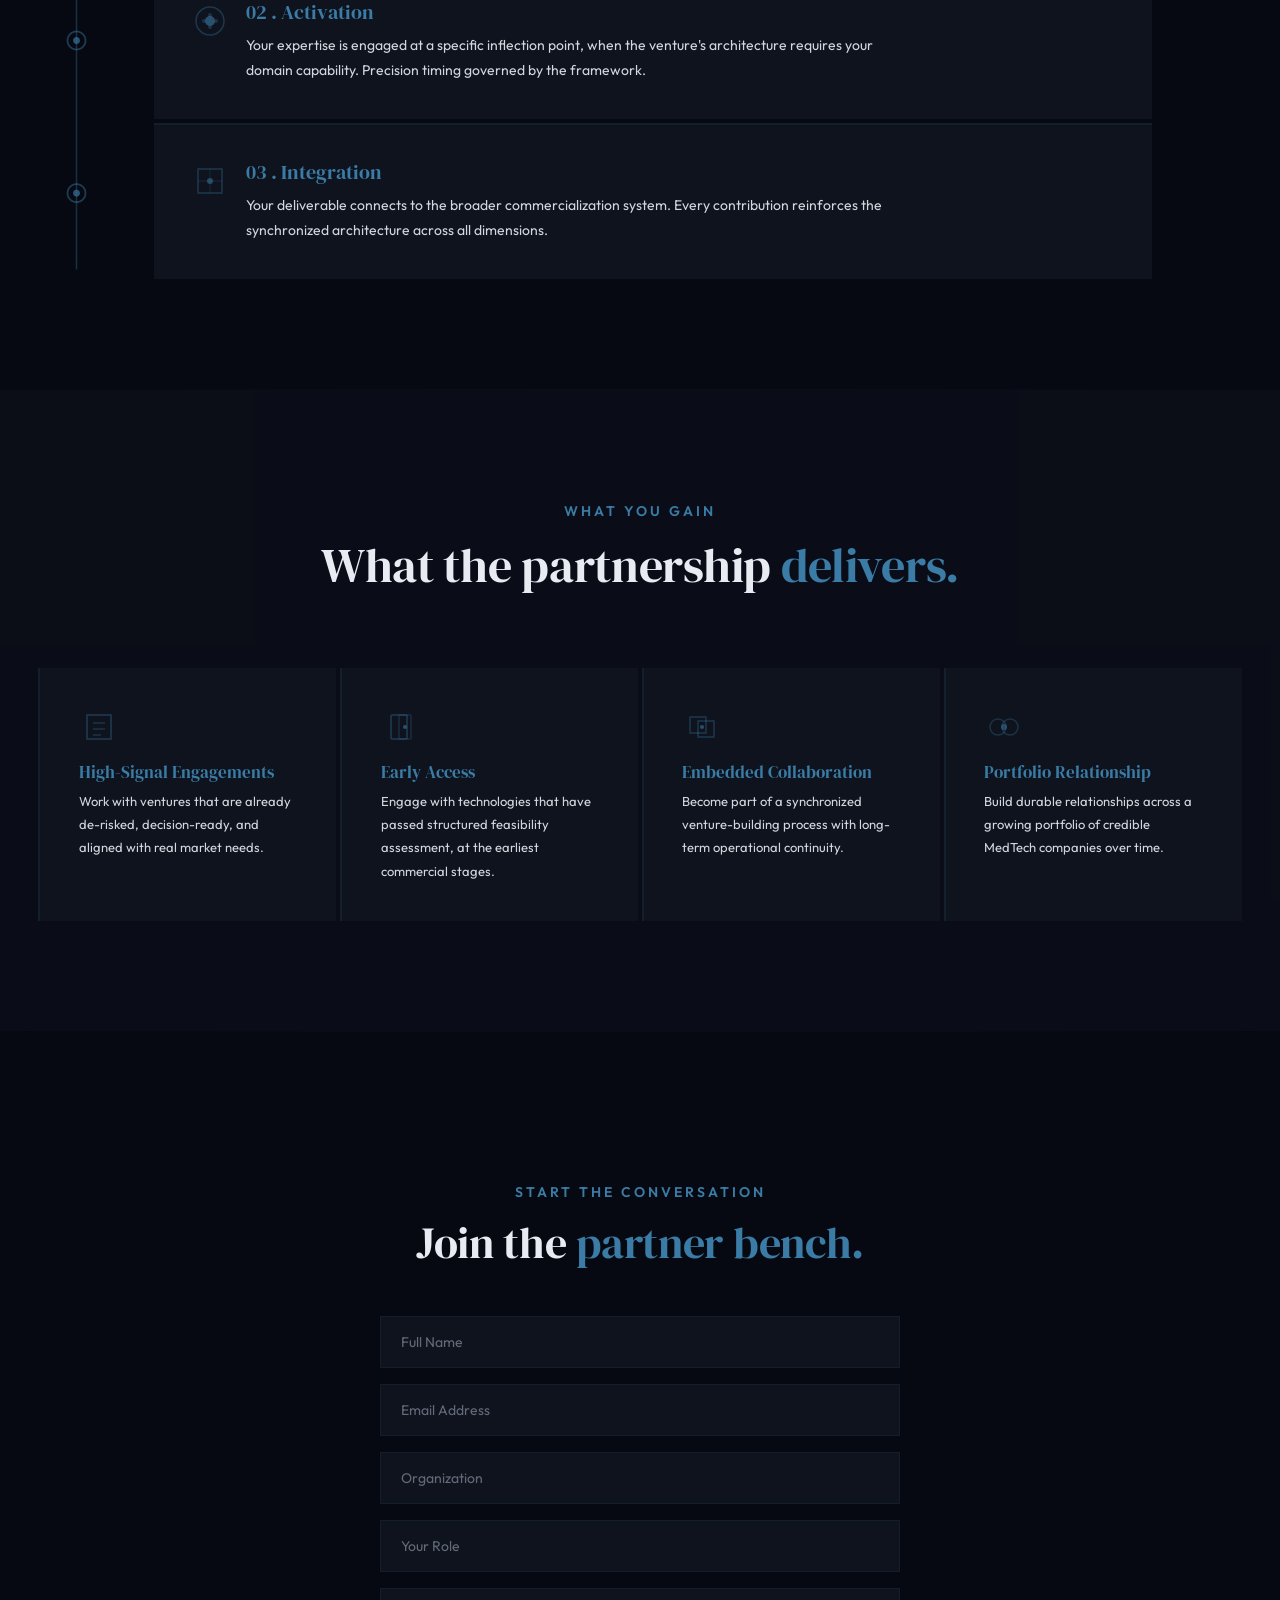
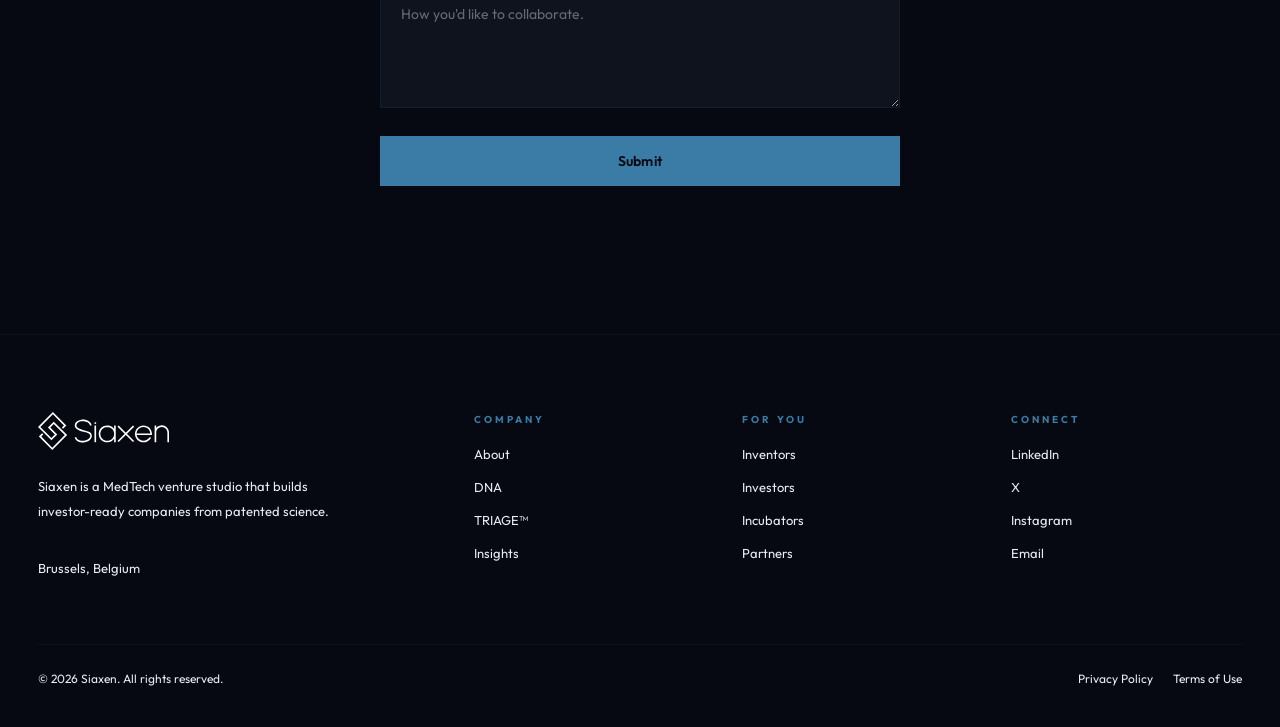
<file: partners.html>
<!DOCTYPE html>
<html lang="en">
<head>
<meta charset="UTF-8">
<meta name="viewport" content="width=device-width, initial-scale=1.0">
<title>For Partners - Siaxen</title>
<meta name="description" content="Engage with ventures that are already structured, validated, and ready to execute - within a synchronized system designed for long-term value.">
<link rel="icon" type="image/svg+xml" href="assets/favicon.svg">
<link rel="canonical" href="https://siaxen.com/partners">
<meta property="og:title" content="For Partners - Siaxen">
<meta property="og:description" content="Engage with ventures that arrive structured, validated, and ready to execute.">
<meta property="og:type" content="website">
<meta property="og:url" content="https://siaxen.com/partners">
<meta name="twitter:card" content="summary_large_image">
<link rel="preconnect" href="https://fonts.googleapis.com">
<link rel="preconnect" href="https://fonts.gstatic.com" crossorigin>
<link href="https://fonts.googleapis.com/css2?family=DM+Serif+Display:ital@0;1&family=Outfit:wght@300;400;500;600;700&display=swap" rel="stylesheet">
<link rel="stylesheet" href="css/styles.css">
</head>
<body>

<div class="bg-grid" aria-hidden="true"></div>

<!-- ══ HEADER ══ -->
<header class="site-header" role="banner">
<div class="site-header__inner">
  <a href="index.html" class="logo" aria-label="Siaxen Home">
    <img src="assets/Siaxen wordmark.svg" alt="Siaxen" width="110" height="24">
  </a>
  <nav class="nav-desktop" role="navigation" aria-label="Main navigation">
    <a href="about.html" class="nav__link">About</a>
    <a href="inventors.html" class="nav__link">Inventors</a>
    <a href="investors.html" class="nav__link">Investors</a>
    <a href="incubators.html" class="nav__link">Incubators</a>
    <a href="partners.html" class="nav__link nav__link--active">Partners</a>
    <a href="dna.html" class="nav__link">DNA</a>
    <a href="triage.html" class="nav__link">TRIAGE&#8482;</a>
    <a href="insights.html" class="nav__link">Insights</a>
  </nav>
  <div class="header-cta">
    <a href="contact.html" class="header-cta__primary">Contact us</a>
  </div>
  <button class="nav-toggle" id="navToggle" aria-label="Toggle navigation" aria-expanded="false">
    <span></span><span></span><span></span>
  </button>
</div>
</header>

<!-- ══ MOBILE NAV ══ -->
<div class="mobile-nav" id="mobileNav" aria-hidden="true">
  <div class="mobile-nav__links">
    <a href="about.html" class="mobile-nav__link">About</a>
    <a href="inventors.html" class="mobile-nav__link">Inventors</a>
    <a href="investors.html" class="mobile-nav__link">Investors</a>
    <a href="incubators.html" class="mobile-nav__link">Incubators</a>
    <a href="partners.html" class="mobile-nav__link">Partners</a>
    <a href="dna.html" class="mobile-nav__link">DNA</a>
    <a href="triage.html" class="mobile-nav__link">TRIAGE&#8482;</a>
    <a href="insights.html" class="mobile-nav__link">Insights</a>
  </div>
  <div class="mobile-nav__bottom">
    <a href="contact.html" class="mobile-nav__cta">Contact us</a>
  </div>
</div>

<!-- ══ PAGE HERO ══ -->
<section class="page-hero">
<canvas id="heroGridAnim" style="position:absolute;inset:0;width:100%;height:100%;z-index:0" aria-hidden="true"></canvas>

<div class="page-hero__inner">
  <div class="page-hero__text">
    <p class="eyebrow">For Partners</p>
    <h1>
      <span>The expertise that powers</span><br>
      <span style="color:#3A7CA5">every venture we architect.</span>
    </h1>
    <p class="page-hero__desc">Specialized expertise embedded in every venture we build. Engage with ventures already architecturally coherent, at the right inflection point.</p>
  </div>
  <div class="page-hero__visual" aria-hidden="true">
    <canvas id="heroAnim" style="width:100%;max-width:762px;aspect-ratio:1" width="1000" height="1000"></canvas>
  </div>
</div>

<script>
(function(){
  var canvas=document.getElementById('heroAnim');
  if(!canvas)return;
  var ctx=canvas.getContext('2d');
  var W=1000,H=1000;
  canvas.width=W;canvas.height=H;
  var cx=W/2,cy=H/2;
  var col=[58,124,165];
  var time=0;

  function rgba(a){return 'rgba('+col[0]+','+col[1]+','+col[2]+','+a+')';}

  // 6 outer nodes evenly spaced at 60° apart, distance 350
  var numNodes=6;
  var hubRadius=350;
  var nodes=[];
  for(var i=0;i<numNodes;i++){
    var angle=i*(Math.PI*2/numNodes)-Math.PI/2;
    nodes.push({x:cx+Math.cos(angle)*hubRadius,y:cy+Math.sin(angle)*hubRadius,angle:angle});
  }

  var pulseDuration=3; // 3s per pulse travel
  var pulseStagger=1; // 1s stagger between each

  function frame(){
    time+=0.016;
    ctx.clearRect(0,0,W,H);

    // Background glow
    var g=ctx.createRadialGradient(cx,cy,0,cx,cy,380);
    g.addColorStop(0,rgba(0.12));g.addColorStop(0.5,rgba(0.04));g.addColorStop(1,'rgba(0,0,0,0)');
    ctx.beginPath();ctx.arc(cx,cy,380,0,Math.PI*2);ctx.fillStyle=g;ctx.fill();

    // Connection lines
    for(var i=0;i<numNodes;i++){
      ctx.beginPath();
      ctx.moveTo(nodes[i].x,nodes[i].y);
      ctx.lineTo(cx,cy);
      ctx.strokeStyle=rgba(0.18);ctx.lineWidth=7;
      ctx.shadowColor=rgba(0.1);ctx.shadowBlur=10;
      ctx.stroke();
      ctx.shadowColor='transparent';ctx.shadowBlur=0;
    }

    // Traveling pulses along lines
    var totalCycle=numNodes*pulseStagger+pulseDuration;
    for(var i=0;i<numNodes;i++){
      var pulseStart=i*pulseStagger;
      var cycleT=time%totalCycle;
      var localT=cycleT-pulseStart;
      if(localT>=0&&localT<pulseDuration){
        var t=localT/pulseDuration;
        var px=nodes[i].x+(cx-nodes[i].x)*t;
        var py=nodes[i].y+(cy-nodes[i].y)*t;
        var pOpac=0.6*(1-t*0.4);
        // Pulse glow
        var pg=ctx.createRadialGradient(px,py,0,px,py,18);
        pg.addColorStop(0,rgba(pOpac*0.4));pg.addColorStop(1,'rgba(0,0,0,0)');
        ctx.beginPath();ctx.arc(px,py,18,0,Math.PI*2);ctx.fillStyle=pg;ctx.fill();
        // Pulse dot
        ctx.beginPath();ctx.arc(px,py,6,0,Math.PI*2);
        ctx.fillStyle=rgba(pOpac);ctx.fill();
      }
    }

    // Outer nodes
    for(var i=0;i<numNodes;i++){
      // Node glow
      var ng=ctx.createRadialGradient(nodes[i].x,nodes[i].y,0,nodes[i].x,nodes[i].y,28);
      ng.addColorStop(0,rgba(0.2));ng.addColorStop(1,'rgba(0,0,0,0)');
      ctx.beginPath();ctx.arc(nodes[i].x,nodes[i].y,28,0,Math.PI*2);ctx.fillStyle=ng;ctx.fill();
      // Node ring
      ctx.beginPath();ctx.arc(nodes[i].x,nodes[i].y,14,0,Math.PI*2);
      ctx.strokeStyle=rgba(0.45);ctx.lineWidth=7;ctx.stroke();
      // Node center
      ctx.beginPath();ctx.arc(nodes[i].x,nodes[i].y,5,0,Math.PI*2);
      ctx.fillStyle=rgba(0.6);ctx.fill();
    }

    // Central hub
    ctx.beginPath();ctx.arc(cx,cy,35,0,Math.PI*2);
    ctx.strokeStyle=rgba(0.4);ctx.lineWidth=7;
    ctx.shadowColor=rgba(0.2);ctx.shadowBlur=10;
    ctx.stroke();
    ctx.shadowColor='transparent';ctx.shadowBlur=0;

    // Center dot
    var cp=0.75+0.15*Math.sin(time*1.0);
    ctx.beginPath();ctx.arc(cx,cy,14,0,Math.PI*2);ctx.fillStyle=rgba(cp);ctx.fill();

    // Pulse ring
    var pT=(time*0.12)%1;
    var pR=14+pT*90;
    var pA=0.16*(1-pT);
    ctx.beginPath();ctx.arc(cx,cy,pR,0,Math.PI*2);ctx.strokeStyle=rgba(pA);ctx.lineWidth=2.5;ctx.stroke();

    requestAnimationFrame(frame);
  }
  if(window.matchMedia('(prefers-reduced-motion:reduce)').matches){time=0;frame();}else{requestAnimationFrame(frame);}
})();
</script>
</section>

<div class="divider"></div>

<!-- ══ SECTION A - THE MODEL ══ -->
<section class="section section--alt" style="position:relative;overflow:hidden;padding-top:clamp(70px,9vw,110px);padding-bottom:clamp(70px,9vw,110px);background:rgba(15,19,30,.48)">
<div class="container">

  <!-- Two-column: Visual left + Text right -->
  <div class="reveal" style="display:grid;grid-template-columns:.4fr .6fr;gap:clamp(40px,5vw,72px);align-items:center">
    
    <!-- Left: Signal Clarity visual -->
    <div style="display:flex;align-items:center;justify-content:center" aria-hidden="true">
      <svg viewBox="0 0 300 300" fill="none" style="width:100%;max-width:300px" xmlns="http://www.w3.org/2000/svg">
        <style>
          @keyframes signalPulse{0%,100%{opacity:.5}50%{opacity:.7}}
          @keyframes corePulse{0%,100%{opacity:.6}50%{opacity:.8}}
          @keyframes ringExp{0%{r:7;opacity:.35}100%{r:28;opacity:0}}
          .signal-core{animation:signalPulse 4s ease-in-out infinite}
          .signal-dot{animation:corePulse 4s ease-in-out infinite}
          .signal-ring{animation:ringExp 4s ease-out infinite}
        </style>
        <!-- Horizontal lines (signal layers - faint outer, strong center) -->
        <line x1="20" y1="48" x2="280" y2="48" stroke="#3A7CA5" stroke-width="2.5" opacity=".1"/>
        <line x1="20" y1="84" x2="280" y2="84" stroke="#3A7CA5" stroke-width="2.5" opacity=".18"/>
        <line x1="20" y1="120" x2="280" y2="120" stroke="#3A7CA5" stroke-width="2.5" opacity=".3"/>
        <line class="signal-core" x1="20" y1="156" x2="280" y2="156" stroke="#3A7CA5" stroke-width="3" opacity=".5"/>
        <line x1="20" y1="192" x2="280" y2="192" stroke="#3A7CA5" stroke-width="2.5" opacity=".3"/>
        <line x1="20" y1="228" x2="280" y2="228" stroke="#3A7CA5" stroke-width="2.5" opacity=".18"/>
        <line x1="20" y1="264" x2="280" y2="264" stroke="#3A7CA5" stroke-width="2.5" opacity=".1"/>
        <!-- Center dot + pulse ring -->
        <circle class="signal-ring" cx="150" cy="156" r="7" stroke="#3A7CA5" stroke-width="1.5" opacity=".35" fill="none"/>
        <circle class="signal-dot" cx="150" cy="156" r="6" fill="#3A7CA5" opacity=".6"/>
      </svg>
    </div>

    <!-- Right: Text -->
    <div>
      <p class="eyebrow" style="color:#3A7CA5;font-size:14px">The Network</p>
      <h2 style="margin-bottom:20px">Ventures arrive structured.<br><span style="color:#3A7CA5">You execute with precision.</span></h2>
      <p style="font-size:clamp(14px,1.4vw,16px);color:var(--tx-sub);line-height:1.9;max-width:85%">Siaxen builds a curated ecosystem of senior, best-in-class partners who operate as integrated contributors within our venture-building architecture. We embed partner expertise directly into venture roadmaps at the precise moments where it compounds most: strategy inflection points, regulatory positioning, evidence planning, and capital readiness.</p>
    </div>
  </div>

</div>
</section>

<div class="divider"></div>

<!-- ══ SECTION B - HOW IT WORKS ══ -->
<section class="section" style="position:relative;overflow:hidden;padding-top:clamp(70px,9vw,110px);padding-bottom:clamp(70px,9vw,110px)">
<div class="container">

  <div class="reveal">
    <p class="eyebrow" style="color:#3A7CA5;font-size:14px">The Process</p>
    <h2 style="margin-bottom:clamp(40px,5vw,60px)">How partners <span style="color:#3A7CA5">are activated.</span></h2>
  </div>

  <div class="process-grid" style="display:grid;grid-template-columns:clamp(48px,6vw,80px) 83%;gap:clamp(24px,3vw,40px);align-items:stretch">
    
    <!-- Left: Path Animation -->
    <div style="position:relative" aria-hidden="true">
      <canvas id="pathAnim" style="position:absolute;top:0;left:0;width:100%;height:100%"></canvas>
    </div>

    <!-- Right: Cards -->
    <div style="display:flex;flex-direction:column;gap:4px">
      <div class="card reveal-d1">
        <div style="display:grid;grid-template-columns:40px 1fr;gap:16px;align-items:start">
          <svg viewBox="0 0 40 40" fill="none" style="width:40px;height:40px;flex-shrink:0"><circle cx="20" cy="20" r="14" stroke="#3A7CA5" stroke-width="1.5" opacity=".35"/><path d="M14 20 L18 24 L26 16" stroke="#3A7CA5" stroke-width="1.5" opacity=".6" stroke-linecap="round" stroke-linejoin="round"/></svg>
          <div>
            <h4 class="card__title" style="color:#3A7CA5">01 . Qualification</h4>
            <p class="card__text">Every engagement begins with a TRIAGE™-validated venture architecture. Scope, context, and strategic purpose are defined before activation.</p>
          </div>
        </div>
      </div>
      <div class="card reveal-d2">
        <div style="display:grid;grid-template-columns:40px 1fr;gap:16px;align-items:start">
          <svg viewBox="0 0 40 40" fill="none" style="width:40px;height:40px;flex-shrink:0"><circle cx="20" cy="20" r="14" stroke="#3A7CA5" stroke-width="1.5" opacity=".35"/><circle cx="20" cy="20" r="5" fill="#3A7CA5" opacity=".6"/><circle cx="20" cy="14" r="2" fill="#3A7CA5" opacity=".3"/><circle cx="26" cy="20" r="2" fill="#3A7CA5" opacity=".3"/><circle cx="20" cy="26" r="2" fill="#3A7CA5" opacity=".3"/><circle cx="14" cy="20" r="2" fill="#3A7CA5" opacity=".3"/></svg>
          <div>
            <h4 class="card__title" style="color:#3A7CA5">02 . Activation</h4>
            <p class="card__text">Your expertise is engaged at a specific inflection point, when the venture's architecture requires your domain capability. Precision timing governed by the framework.</p>
          </div>
        </div>
      </div>
      <div class="card reveal-d3">
        <div style="display:grid;grid-template-columns:40px 1fr;gap:16px;align-items:start">
          <svg viewBox="0 0 40 40" fill="none" style="width:40px;height:40px;flex-shrink:0"><rect x="8" y="8" width="24" height="24" stroke="#3A7CA5" stroke-width="1.5" opacity=".35"/><line x1="8" y1="20" x2="32" y2="20" stroke="#3A7CA5" stroke-width="1" opacity=".2"/><line x1="20" y1="8" x2="20" y2="32" stroke="#3A7CA5" stroke-width="1" opacity=".2"/><circle cx="20" cy="20" r="3" fill="#3A7CA5" opacity=".5"/></svg>
          <div>
            <h4 class="card__title" style="color:#3A7CA5">03 . Integration</h4>
            <p class="card__text">Your deliverable connects to the broader commercialization system. Every contribution reinforces the synchronized architecture across all dimensions.</p>
          </div>
        </div>
      </div>
    </div>
  </div>

</div>
</section>
<script>
(function(){
  var c=document.getElementById('pathAnim');if(!c)return;
  var ctx=c.getContext('2d');
  var col=[58,124,165];
  function rgba(a){return'rgba('+col[0]+','+col[1]+','+col[2]+','+a+')';}
  var nodes=3,time=0,W,H;
  function resize(){W=c.offsetWidth*2;H=c.offsetHeight*2;c.width=W;c.height=H;}
  resize();window.addEventListener('resize',resize);
  function frame(){
    ctx.clearRect(0,0,W,H);time+=0.016;
    var cx=W/2,padY=H*0.02;
    var lineTop=padY,lineBot=H-padY;
    ctx.beginPath();ctx.moveTo(cx,lineTop);ctx.lineTo(cx,lineBot);
    ctx.strokeStyle=rgba(0.35);ctx.lineWidth=3;ctx.stroke();
    var nodePositions=[];
    for(var i=0;i<nodes;i++){nodePositions.push(lineTop+(lineBot-lineTop)*((i+0.5)/nodes));}
    var pCycle=10;
    var pT=((time%pCycle)/pCycle);
    var py=lineTop+(lineBot-lineTop)*pT;
    for(var i=0;i<nodes;i++){
      var ny=nodePositions[i];
      var dist=Math.abs(py-ny);
      var maxDist=H*0.1;
      var proximity=Math.max(0,1-dist/maxDist);
      var baseOp=0.45+proximity*0.4;
      ctx.beginPath();ctx.arc(cx,ny,18,0,Math.PI*2);
      ctx.strokeStyle=rgba(baseOp);ctx.lineWidth=3.5;ctx.stroke();
      ctx.beginPath();ctx.arc(cx,ny,7,0,Math.PI*2);
      ctx.fillStyle=rgba(baseOp+0.2);ctx.fill();
      if(proximity>0.2){
        var pr=18+proximity*24;
        ctx.beginPath();ctx.arc(cx,ny,pr,0,Math.PI*2);
        ctx.strokeStyle=rgba(proximity*0.35);ctx.lineWidth=2.5;ctx.stroke();
        var ng=ctx.createRadialGradient(cx,ny,0,cx,ny,pr+10);
        ng.addColorStop(0,rgba(proximity*0.2));ng.addColorStop(1,'rgba(0,0,0,0)');
        ctx.beginPath();ctx.arc(cx,ny,pr+10,0,Math.PI*2);ctx.fillStyle=ng;ctx.fill();
      }
    }
    ctx.beginPath();ctx.arc(cx,py,7,0,Math.PI*2);
    ctx.fillStyle=rgba(0.9);ctx.fill();
    var pg=ctx.createRadialGradient(cx,py,0,cx,py,24);
    pg.addColorStop(0,rgba(0.5));pg.addColorStop(1,'rgba(0,0,0,0)');
    ctx.beginPath();ctx.arc(cx,py,24,0,Math.PI*2);ctx.fillStyle=pg;ctx.fill();
    requestAnimationFrame(frame);
  }
  requestAnimationFrame(frame);
})();
</script>

<div class="divider"></div>

<!-- ══ SECTION C - YOUR GAINS ══ -->
<section class="section section--alt" style="position:relative;overflow:hidden;padding-top:clamp(70px,9vw,110px);padding-bottom:clamp(70px,9vw,110px);background:rgba(15,19,30,.48)">
<div class="container">

  <div class="reveal" style="text-align:center;max-width:720px;margin:0 auto clamp(48px,6vw,80px)">
    <p class="eyebrow" style="color:#3A7CA5;font-size:14px;max-width:none;margin:0 auto 16px">What You Gain</p>
    <h2>What the partnership <span style="color:#3A7CA5">delivers.</span></h2>
  </div>

  <!-- 4 dimension cards -->
  <div class="dimensions reveal">
    <div class="dimension reveal-d1">
      <div class="dimension__icon">
        <svg viewBox="0 0 40 40" fill="none"><rect x="8" y="8" width="24" height="24" stroke="#3A7CA5" stroke-width="1.5" opacity=".4"/><line x1="14" y1="16" x2="26" y2="16" stroke="#3A7CA5" stroke-width="1.5" opacity=".3"/><line x1="14" y1="22" x2="26" y2="22" stroke="#3A7CA5" stroke-width="1.5" opacity=".3"/><line x1="14" y1="28" x2="22" y2="28" stroke="#3A7CA5" stroke-width="1.5" opacity=".3"/></svg>
      </div>
      <h4 class="dimension__title">High-Signal Engagements</h4>
      <p class="dimension__text">Work with ventures that are already de-risked, decision-ready, and aligned with real market needs.</p>
    </div>
    <div class="dimension reveal-d2">
      <div class="dimension__icon">
        <svg viewBox="0 0 40 40" fill="none"><rect x="10" y="8" width="16" height="24" rx="1" stroke="#3A7CA5" stroke-width="1.5" opacity=".4" fill="none"/><rect x="18" y="8" width="12" height="24" rx="1" stroke="#3A7CA5" stroke-width="1.5" opacity=".25" fill="none"/><circle cx="24" cy="20" r="2" fill="#3A7CA5" opacity=".6"/></svg>
      </div>
      <h4 class="dimension__title">Early Access</h4>
      <p class="dimension__text">Engage with technologies that have passed structured feasibility assessment, at the earliest commercial stages.</p>
    </div>
    <div class="dimension reveal-d3">
      <div class="dimension__icon">
        <svg viewBox="0 0 40 40" fill="none"><rect x="8" y="10" width="16" height="16" stroke="#3A7CA5" stroke-width="1.5" opacity=".35"/><rect x="16" y="14" width="16" height="16" stroke="#3A7CA5" stroke-width="1.5" opacity=".35"/><circle cx="20" cy="20" r="2" fill="#3A7CA5" opacity=".6"/></svg>
      </div>
      <h4 class="dimension__title">Embedded Collaboration</h4>
      <p class="dimension__text">Become part of a synchronized venture-building process with long-term operational continuity.</p>
    </div>
    <div class="dimension reveal-d4">
      <div class="dimension__icon">
        <svg viewBox="0 0 40 40" fill="none"><circle cx="14" cy="20" r="8" stroke="#3A7CA5" stroke-width="1.5" opacity=".3"/><circle cx="26" cy="20" r="8" stroke="#3A7CA5" stroke-width="1.5" opacity=".3"/><circle cx="20" cy="20" r="3" fill="#3A7CA5" opacity=".5"/></svg>
      </div>
      <h4 class="dimension__title">Portfolio Relationship</h4>
      <p class="dimension__text">Build durable relationships across a growing portfolio of credible MedTech companies over time.</p>
    </div>
  </div>

</div>
</section>

<div class="divider"></div>

<!-- ══ SECTION D - CTA FORM ══ -->
<section class="section" style="position:relative;overflow:hidden;padding-top:clamp(70px,9vw,110px);padding-bottom:clamp(70px,9vw,110px)">
<div class="container">
  <div class="form-wrap reveal">
    <p class="eyebrow" style="color:#3A7CA5;font-size:14px;text-align:center">Start the Conversation</p>
    <h2 style="font-size:clamp(28px,4vw,44px);text-align:center;margin-bottom:clamp(32px,4vw,48px)">Join the <span style="color:#3A7CA5">partner bench.</span></h2>
    <form action="#" method="POST">
      <input type="text" name="name" placeholder="Full Name" required class="form-field">
      <input type="email" name="email" placeholder="Email Address" required class="form-field">
      <input type="text" name="organization" placeholder="Organization" class="form-field">
      <input type="text" name="role" placeholder="Your Role" class="form-field">
      <textarea name="message" placeholder="How you'd like to collaborate." rows="4" class="form-field form-textarea"></textarea>
      <button type="submit" class="btn btn-primary form-submit">Submit</button>
    </form>
  </div>
</div>
</section>

<!-- ══ FOOTER ══ -->
<footer class="site-footer" role="contentinfo">
<div class="container">
  <div class="footer__top">
    <div class="footer__brand">
      <img src="assets/Siaxen Full.svg" alt="Siaxen" style="height:38px;filter:brightness(0) invert(1)">
      <p style="margin-top:24px">Siaxen is a MedTech venture studio that builds investor-ready companies from patented science.</p>
      <p style="font-size:13px;color:var(--tx);margin-top:32px">Brussels, Belgium</p>
    </div>
    <div class="footer__cols">
      <div>
        <div class="footer__col-title">COMPANY</div>
        <div class="footer__links">
          <a href="about.html">About</a>
          <a href="dna.html">DNA</a>
          <a href="triage.html">TRIAGE&#8482;</a>
          <a href="insights.html">Insights</a>
        </div>
      </div>
      <div>
        <div class="footer__col-title">FOR YOU</div>
        <div class="footer__links">
          <a href="inventors.html">Inventors</a>
          <a href="investors.html">Investors</a>
          <a href="incubators.html">Incubators</a>
          <a href="partners.html">Partners</a>
        </div>
      </div>
      <div>
        <div class="footer__col-title">CONNECT</div>
        <div class="footer__links">
          <a href="https://linkedin.com/company/siaxen" target="_blank" rel="noopener">LinkedIn</a>
          <a href="https://x.com/siaxen" target="_blank" rel="noopener">X</a>
          <a href="https://instagram.com/siaxen" target="_blank" rel="noopener">Instagram</a>
          <a href="mailto:contact@siaxen.com">Email</a>
        </div>
      </div>
    </div>
  </div>
  <div class="footer__bottom">
    <span>&copy; 2026 Siaxen. All rights reserved.</span>
    <div class="footer__legal">
      <a href="privacy.html">Privacy Policy</a>
      <a href="terms.html">Terms of Use</a>
    </div>
  </div>
</div>
</footer>

<script src="js/main.js" defer></script>
<script>document.addEventListener('DOMContentLoaded', function(){ if(window.initHeroGrid) window.initHeroGrid(); });</script>
<style>@media(max-width:1024px){.section [style*="grid-template-columns"]{grid-template-columns:1fr!important}.section [style*="grid-template-columns"]>[aria-hidden]{order:2}.process-grid{grid-template-columns:36px 1fr!important}.process-grid>[aria-hidden]{order:0}}</style>
</body>
</html>
</file>
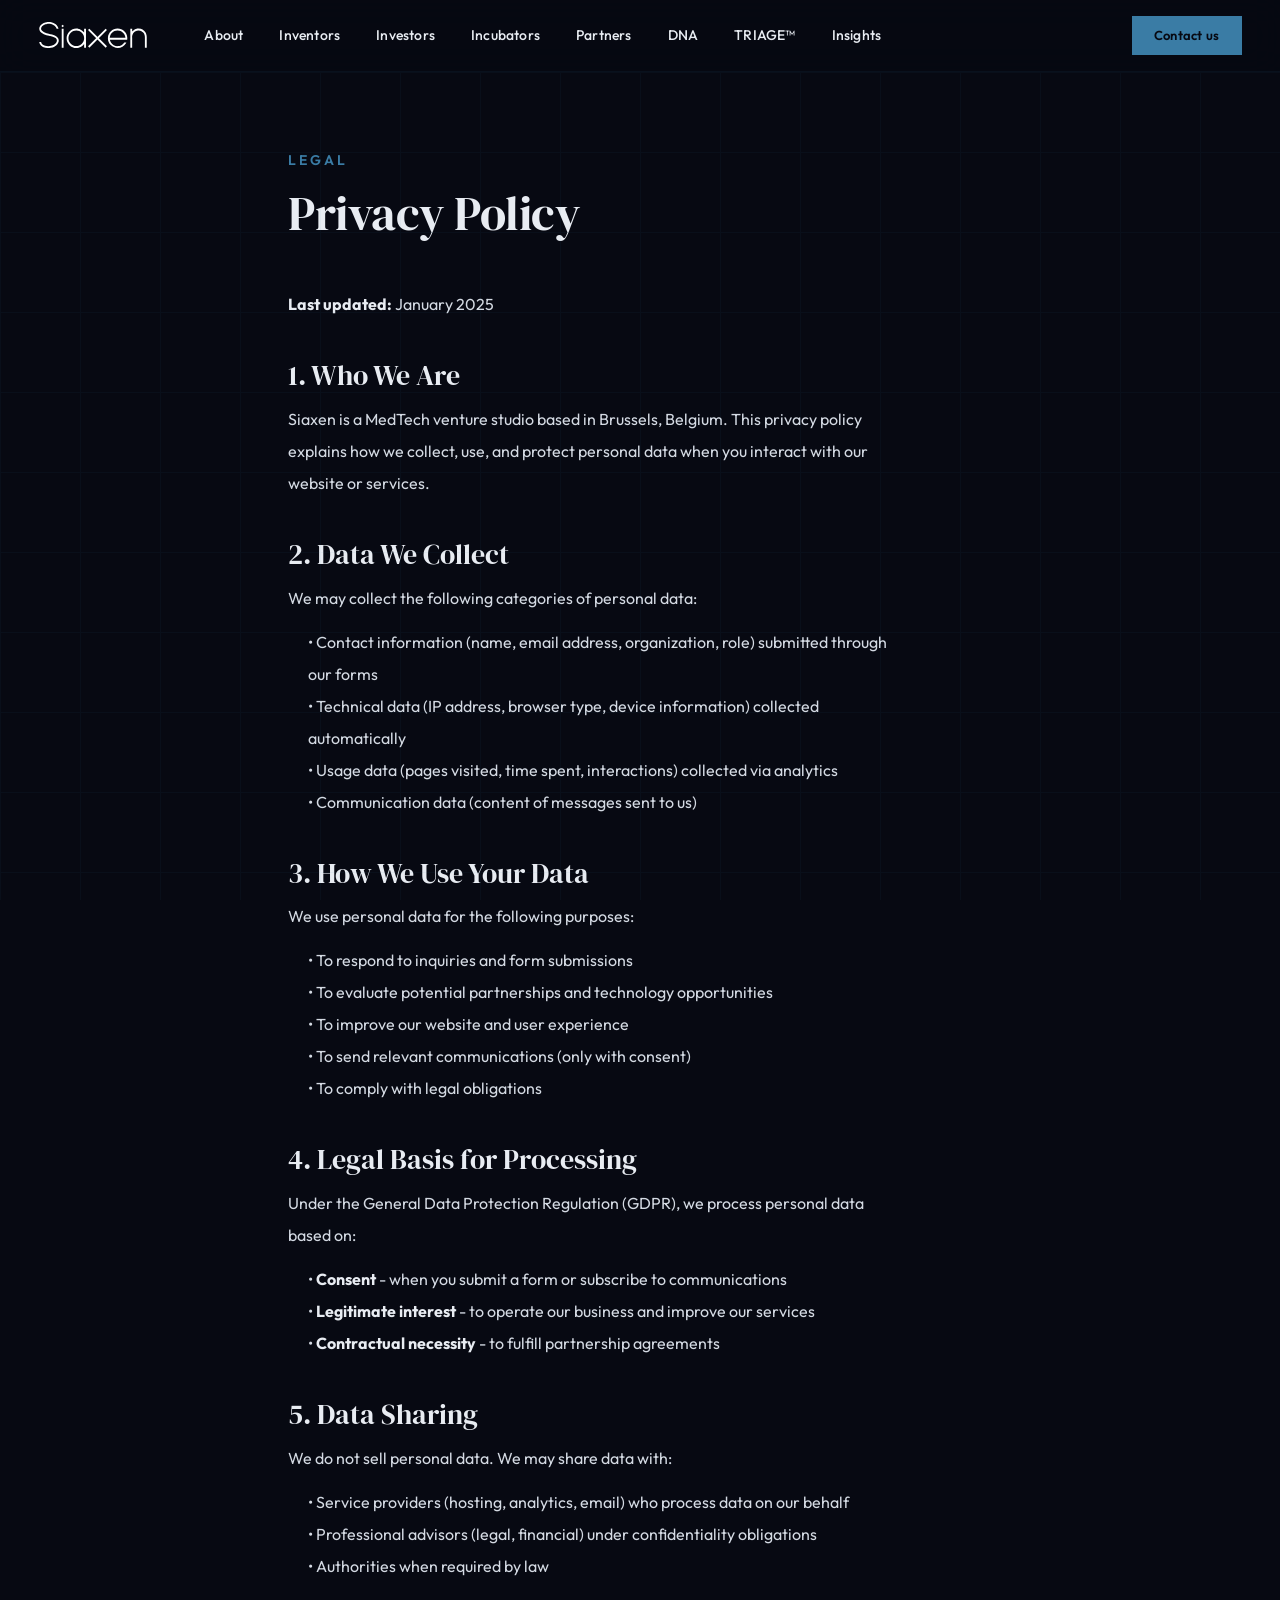
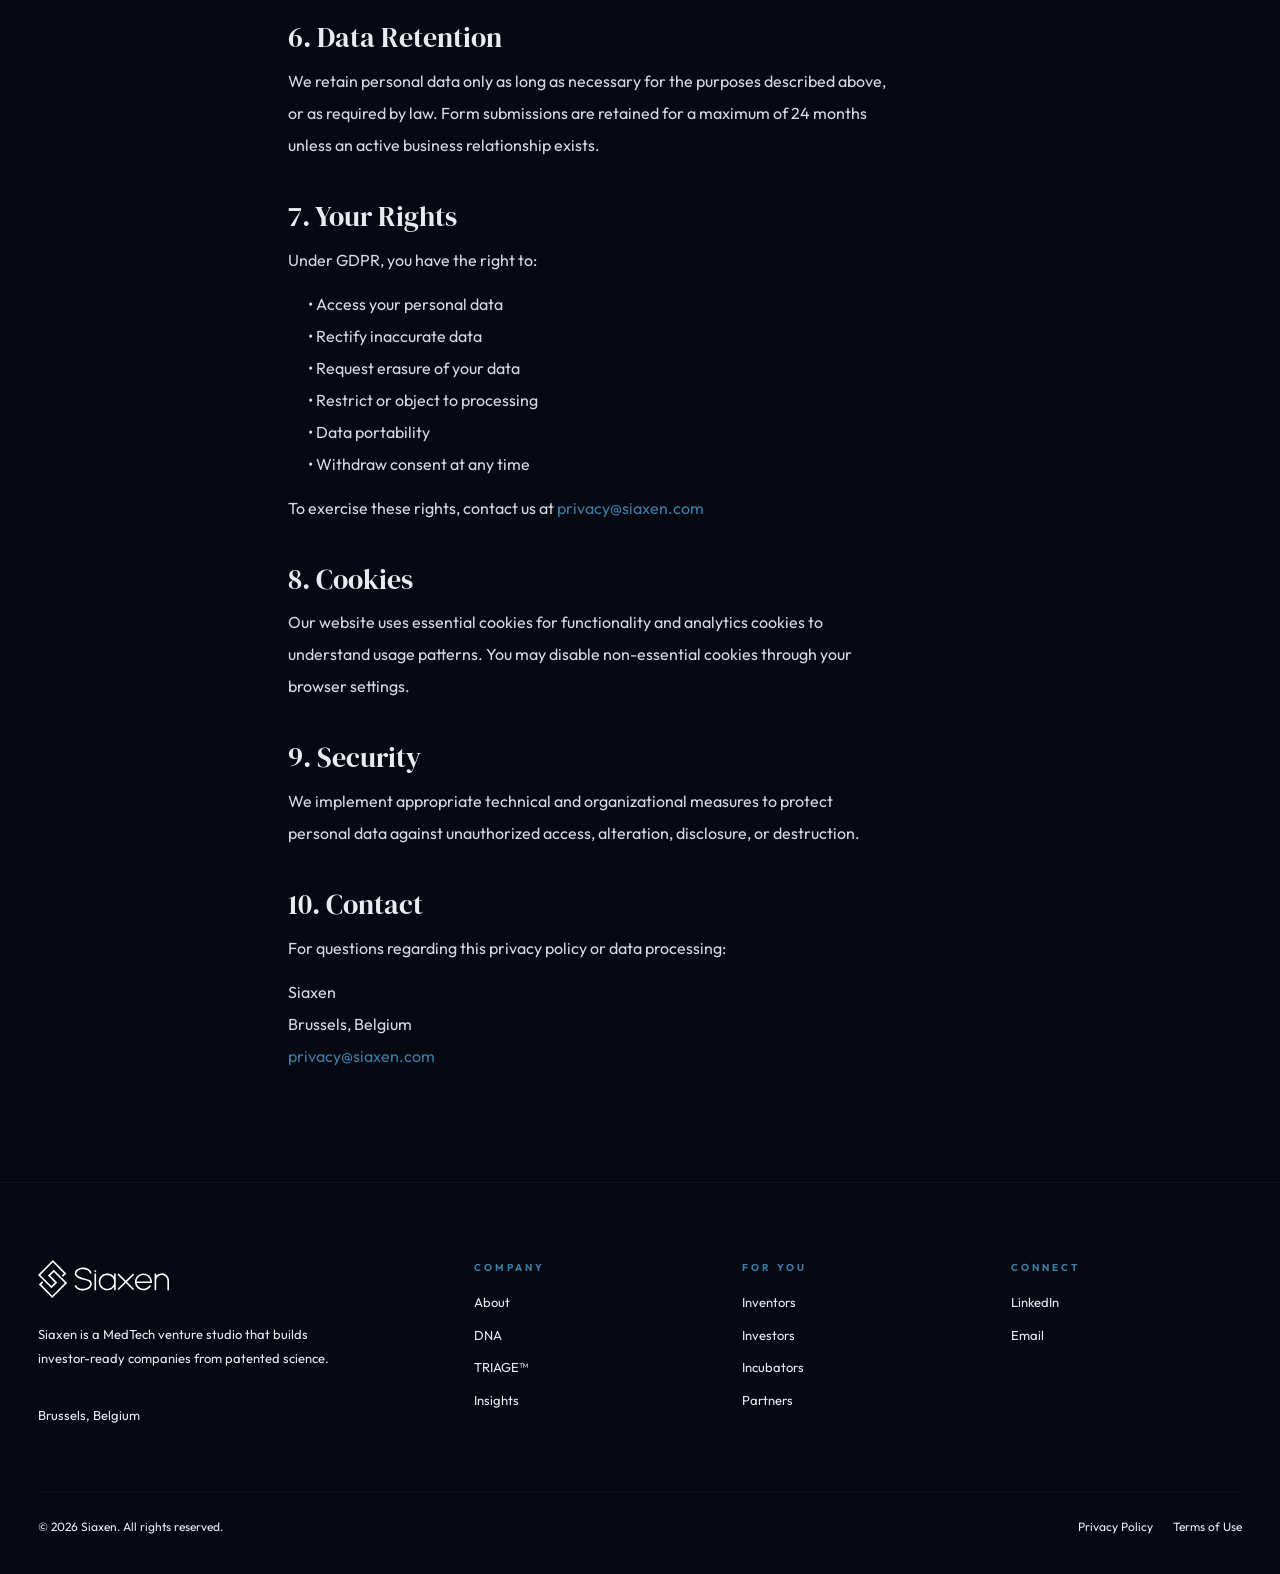
<file: privacy.html>
<!DOCTYPE html>
<html lang="en">
<head>
<meta charset="UTF-8">
<meta name="viewport" content="width=device-width, initial-scale=1.0">
<title>Privacy Policy - Siaxen</title>
<meta name="description" content="Siaxen Privacy Policy - how we collect, use, and protect your personal data.">
<link rel="icon" type="image/svg+xml" href="assets/favicon.svg">
<link rel="preconnect" href="https://fonts.googleapis.com">
<link rel="preconnect" href="https://fonts.gstatic.com" crossorigin>
<link href="https://fonts.googleapis.com/css2?family=DM+Serif+Display:ital@0;1&family=Outfit:wght@300;400;500;600;700&display=swap" rel="stylesheet">
<link rel="stylesheet" href="css/styles.css">
</head>
<body>

<div class="bg-grid" aria-hidden="true"></div>

<!-- -- HEADER -- -->
<header class="site-header" role="banner">
<div class="site-header__inner">
  <a href="index.html" class="logo" aria-label="Siaxen Home">
    <img src="assets/Siaxen wordmark.svg" alt="Siaxen" width="110" height="24">
  </a>
  <nav class="nav-desktop" role="navigation" aria-label="Main navigation">
    <a href="about.html" class="nav__link">About</a>
    <a href="inventors.html" class="nav__link">Inventors</a>
    <a href="investors.html" class="nav__link">Investors</a>
    <a href="incubators.html" class="nav__link">Incubators</a>
    <a href="partners.html" class="nav__link">Partners</a>
    <a href="dna.html" class="nav__link">DNA</a>
    <a href="triage.html" class="nav__link">TRIAGE&#8482;</a>
    <a href="insights.html" class="nav__link">Insights</a>
  </nav>
  <div class="header-cta">
    <a href="contact.html" class="header-cta__primary">Contact us</a>
  </div>
  <button class="nav-toggle" id="navToggle" aria-label="Toggle navigation" aria-expanded="false">
    <span></span><span></span><span></span>
  </button>
</div>
</header>

<!-- -- MOBILE NAV -- -->
<div class="mobile-nav" id="mobileNav" aria-hidden="true">
  <div class="mobile-nav__links">
    <a href="about.html" class="mobile-nav__link">About</a>
    <a href="inventors.html" class="mobile-nav__link">Inventors</a>
    <a href="investors.html" class="mobile-nav__link">Investors</a>
    <a href="incubators.html" class="mobile-nav__link">Incubators</a>
    <a href="partners.html" class="mobile-nav__link">Partners</a>
    <a href="dna.html" class="mobile-nav__link">DNA</a>
    <a href="triage.html" class="mobile-nav__link">TRIAGE&#8482;</a>
    <a href="insights.html" class="mobile-nav__link">Insights</a>
  </div>
  <div class="mobile-nav__bottom">
    <a href="contact.html" class="mobile-nav__cta">Contact us</a>
  </div>
</div>

<!-- -- CONTENT -- -->
<section style="padding:calc(var(--header-h) + clamp(48px,6vw,80px)) 0 clamp(70px,9vw,110px)">
<div class="container" style="max-width:780px;margin:0 auto">

  <p class="eyebrow" style="color:#3A7CA5;font-size:14px">Legal</p>
  <h1 style="font-size:clamp(32px,4.5vw,48px);margin-bottom:clamp(32px,4vw,48px)">Privacy Policy</h1>

  <div style="font-size:clamp(14px,1.4vw,16px);color:var(--tx-sub);line-height:2">

    <p style="margin-bottom:12px"><strong style="color:var(--tx)">Last updated:</strong> January 2025</p>

    <h3 style="color:var(--tx);margin-top:40px;margin-bottom:12px">1. Who We Are</h3>
    <p>Siaxen is a MedTech venture studio based in Brussels, Belgium. This privacy policy explains how we collect, use, and protect personal data when you interact with our website or services.</p>

    <h3 style="color:var(--tx);margin-top:40px;margin-bottom:12px">2. Data We Collect</h3>
    <p>We may collect the following categories of personal data:</p>
    <p style="margin-top:12px;padding-left:20px">&#8226; Contact information (name, email address, organization, role) submitted through our forms</p>
    <p style="padding-left:20px">&#8226; Technical data (IP address, browser type, device information) collected automatically</p>
    <p style="padding-left:20px">&#8226; Usage data (pages visited, time spent, interactions) collected via analytics</p>
    <p style="padding-left:20px">&#8226; Communication data (content of messages sent to us)</p>

    <h3 style="color:var(--tx);margin-top:40px;margin-bottom:12px">3. How We Use Your Data</h3>
    <p>We use personal data for the following purposes:</p>
    <p style="margin-top:12px;padding-left:20px">&#8226; To respond to inquiries and form submissions</p>
    <p style="padding-left:20px">&#8226; To evaluate potential partnerships and technology opportunities</p>
    <p style="padding-left:20px">&#8226; To improve our website and user experience</p>
    <p style="padding-left:20px">&#8226; To send relevant communications (only with consent)</p>
    <p style="padding-left:20px">&#8226; To comply with legal obligations</p>

    <h3 style="color:var(--tx);margin-top:40px;margin-bottom:12px">4. Legal Basis for Processing</h3>
    <p>Under the General Data Protection Regulation (GDPR), we process personal data based on:</p>
    <p style="margin-top:12px;padding-left:20px">&#8226; <strong style="color:var(--tx)">Consent</strong> - when you submit a form or subscribe to communications</p>
    <p style="padding-left:20px">&#8226; <strong style="color:var(--tx)">Legitimate interest</strong> - to operate our business and improve our services</p>
    <p style="padding-left:20px">&#8226; <strong style="color:var(--tx)">Contractual necessity</strong> - to fulfill partnership agreements</p>

    <h3 style="color:var(--tx);margin-top:40px;margin-bottom:12px">5. Data Sharing</h3>
    <p>We do not sell personal data. We may share data with:</p>
    <p style="margin-top:12px;padding-left:20px">&#8226; Service providers (hosting, analytics, email) who process data on our behalf</p>
    <p style="padding-left:20px">&#8226; Professional advisors (legal, financial) under confidentiality obligations</p>
    <p style="padding-left:20px">&#8226; Authorities when required by law</p>

    <h3 style="color:var(--tx);margin-top:40px;margin-bottom:12px">6. Data Retention</h3>
    <p>We retain personal data only as long as necessary for the purposes described above, or as required by law. Form submissions are retained for a maximum of 24 months unless an active business relationship exists.</p>

    <h3 style="color:var(--tx);margin-top:40px;margin-bottom:12px">7. Your Rights</h3>
    <p>Under GDPR, you have the right to:</p>
    <p style="margin-top:12px;padding-left:20px">&#8226; Access your personal data</p>
    <p style="padding-left:20px">&#8226; Rectify inaccurate data</p>
    <p style="padding-left:20px">&#8226; Request erasure of your data</p>
    <p style="padding-left:20px">&#8226; Restrict or object to processing</p>
    <p style="padding-left:20px">&#8226; Data portability</p>
    <p style="padding-left:20px">&#8226; Withdraw consent at any time</p>
    <p style="margin-top:12px">To exercise these rights, contact us at <a href="mailto:privacy@siaxen.com" style="color:#3A7CA5">privacy@siaxen.com</a></p>

    <h3 style="color:var(--tx);margin-top:40px;margin-bottom:12px">8. Cookies</h3>
    <p>Our website uses essential cookies for functionality and analytics cookies to understand usage patterns. You may disable non-essential cookies through your browser settings.</p>

    <h3 style="color:var(--tx);margin-top:40px;margin-bottom:12px">9. Security</h3>
    <p>We implement appropriate technical and organizational measures to protect personal data against unauthorized access, alteration, disclosure, or destruction.</p>

    <h3 style="color:var(--tx);margin-top:40px;margin-bottom:12px">10. Contact</h3>
    <p>For questions regarding this privacy policy or data processing:</p>
    <p style="margin-top:12px">Siaxen<br>Brussels, Belgium<br><a href="mailto:privacy@siaxen.com" style="color:#3A7CA5">privacy@siaxen.com</a></p>

  </div>

</div>
</section>

<!-- -- FOOTER -- -->
<footer class="site-footer" role="contentinfo">
<div class="container">
  <div class="footer__top">
    <div class="footer__brand">
      <img src="assets/Siaxen Full.svg" alt="Siaxen" style="height:38px;filter:brightness(0) invert(1)">
      <p style="margin-top:24px">Siaxen is a MedTech venture studio that builds investor-ready companies from patented science.</p>
      <p style="font-size:13px;color:var(--tx);margin-top:32px">Brussels, Belgium</p>
    </div>
    <div class="footer__cols">
      <div>
        <div class="footer__col-title">COMPANY</div>
        <div class="footer__links"><a href="about.html">About</a><a href="dna.html">DNA</a><a href="triage.html">TRIAGE&#8482;</a><a href="insights.html">Insights</a></div>
      </div>
      <div>
        <div class="footer__col-title">FOR YOU</div>
        <div class="footer__links"><a href="inventors.html">Inventors</a><a href="investors.html">Investors</a><a href="incubators.html">Incubators</a><a href="partners.html">Partners</a></div>
      </div>
      <div>
        <div class="footer__col-title">CONNECT</div>
        <div class="footer__links"><a href="https://linkedin.com/company/siaxen" target="_blank" rel="noopener">LinkedIn</a><a href="mailto:contact@siaxen.com">Email</a></div>
      </div>
    </div>
  </div>
  <div class="footer__bottom">
    <span>&copy; 2026 Siaxen. All rights reserved.</span>
    <div class="footer__legal"><a href="privacy.html">Privacy Policy</a><a href="terms.html">Terms of Use</a>
    </div>
  </div>
</div>
</footer>

<script src="js/main.js" defer></script>
</body>
</html>
</file>
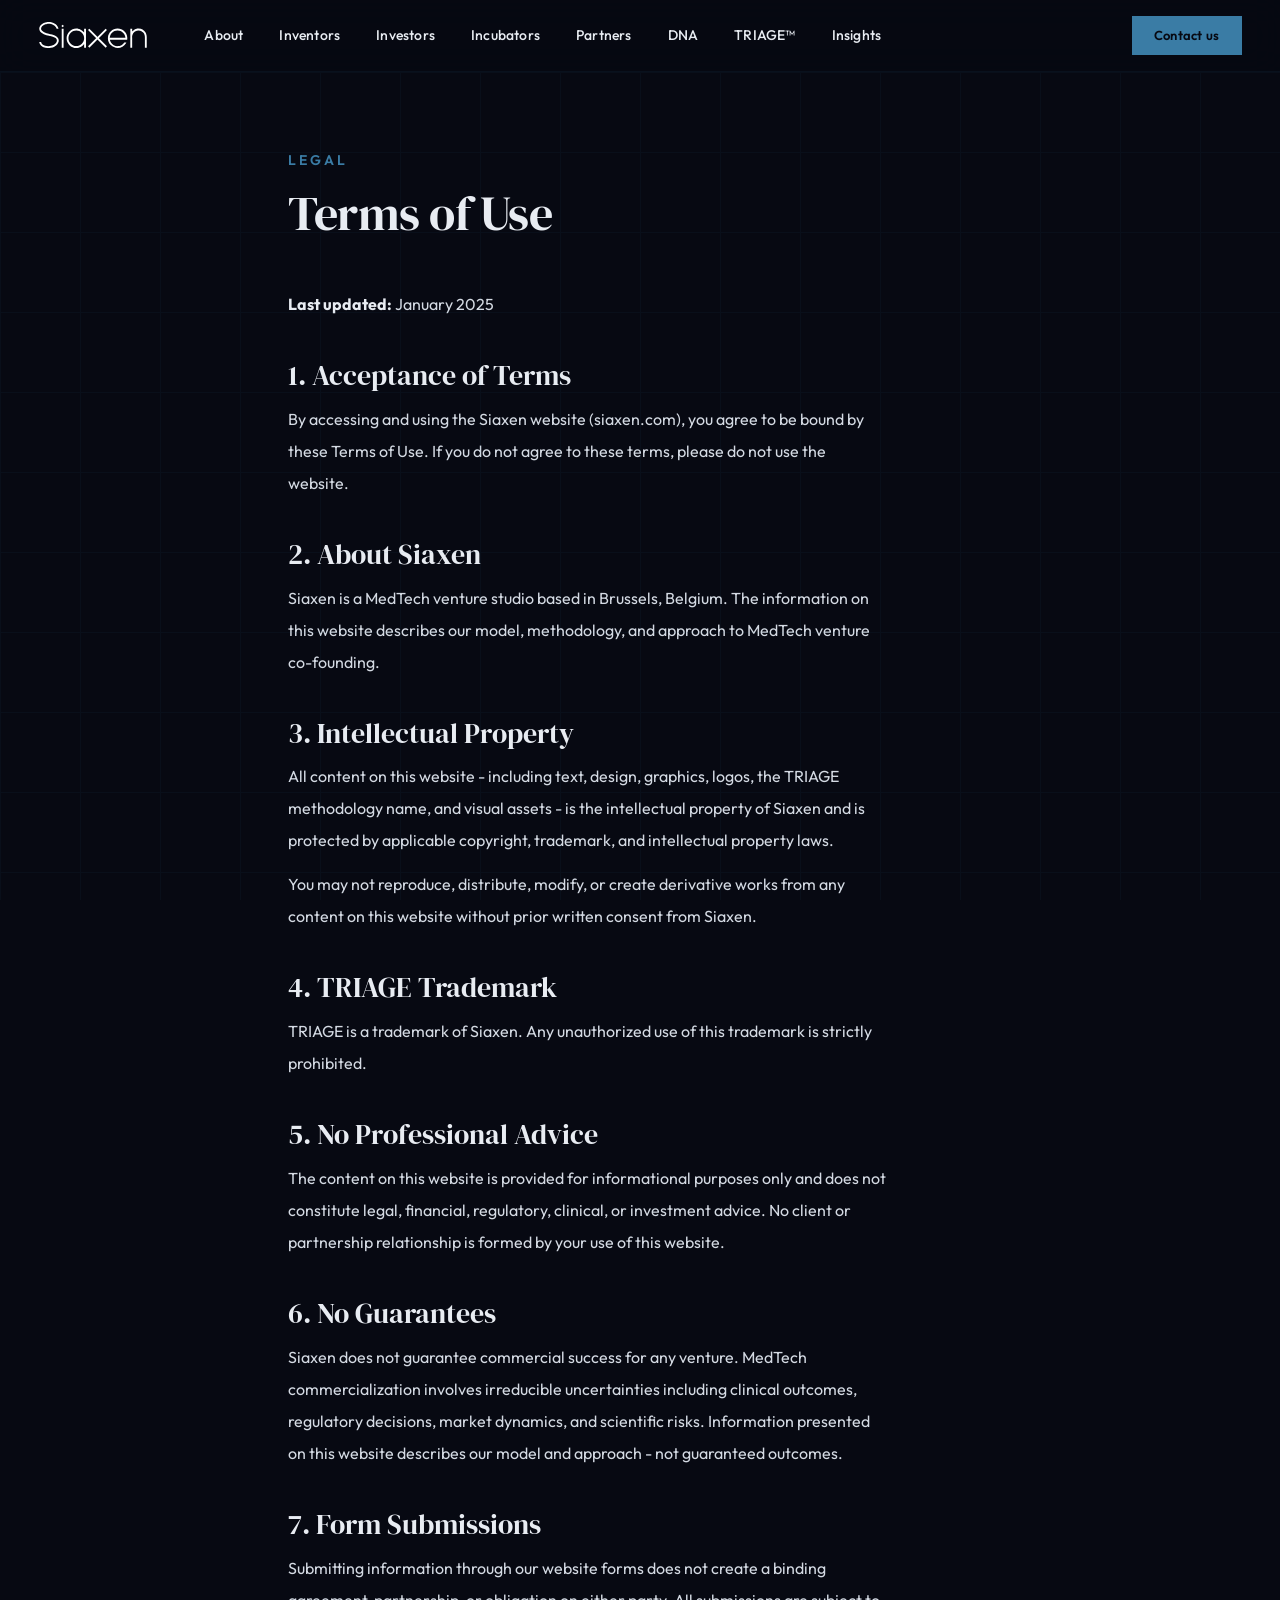
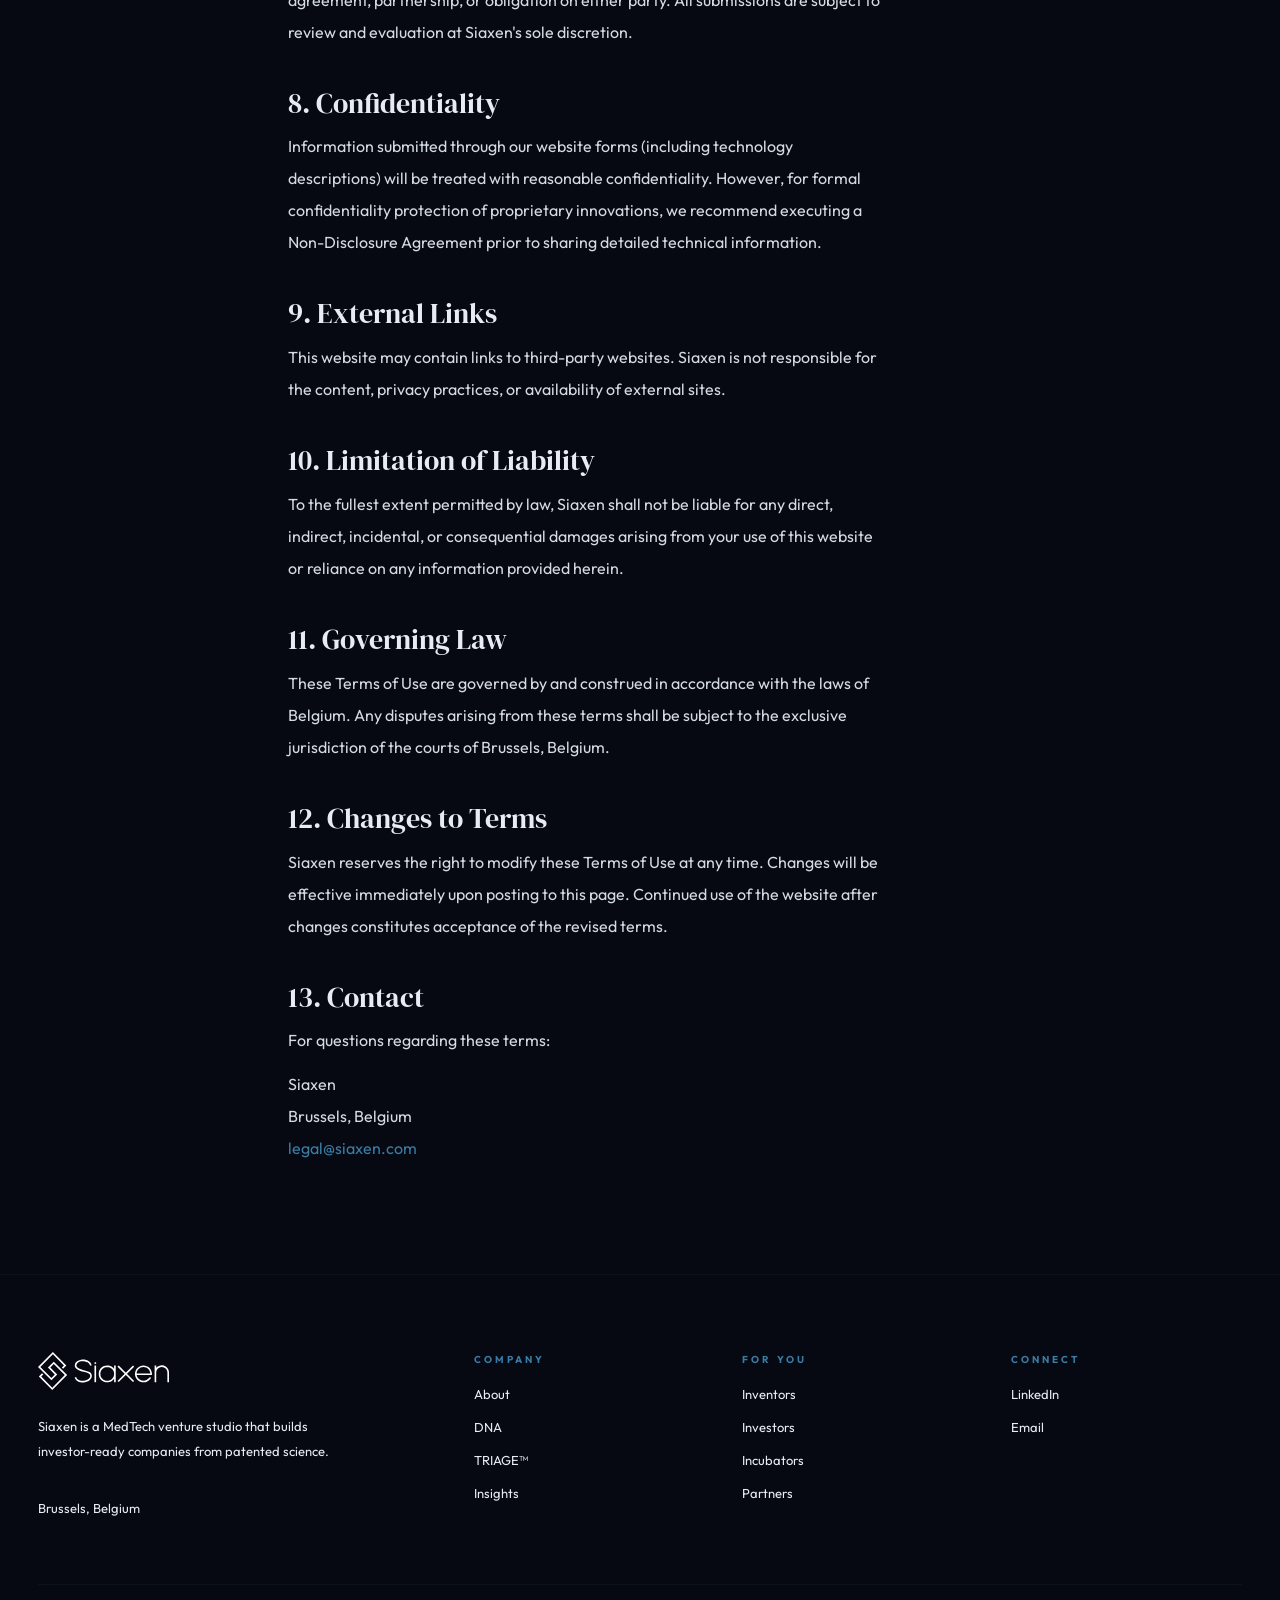
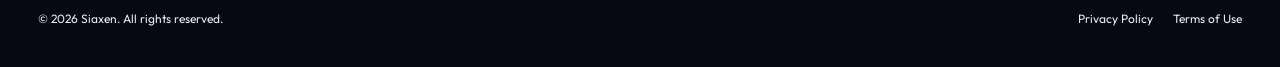
<file: terms.html>
<!DOCTYPE html>
<html lang="en">
<head>
<meta charset="UTF-8">
<meta name="viewport" content="width=device-width, initial-scale=1.0">
<title>Terms of Use - Siaxen</title>
<meta name="description" content="Siaxen Terms of Use - conditions governing use of our website and services.">
<link rel="icon" type="image/svg+xml" href="assets/favicon.svg">
<link rel="preconnect" href="https://fonts.googleapis.com">
<link rel="preconnect" href="https://fonts.gstatic.com" crossorigin>
<link href="https://fonts.googleapis.com/css2?family=DM+Serif+Display:ital@0;1&family=Outfit:wght@300;400;500;600;700&display=swap" rel="stylesheet">
<link rel="stylesheet" href="css/styles.css">
</head>
<body>

<div class="bg-grid" aria-hidden="true"></div>

<!-- -- HEADER -- -->
<header class="site-header" role="banner">
<div class="site-header__inner">
  <a href="index.html" class="logo" aria-label="Siaxen Home">
    <img src="assets/Siaxen wordmark.svg" alt="Siaxen" width="110" height="24">
  </a>
  <nav class="nav-desktop" role="navigation" aria-label="Main navigation">
    <a href="about.html" class="nav__link">About</a>
    <a href="inventors.html" class="nav__link">Inventors</a>
    <a href="investors.html" class="nav__link">Investors</a>
    <a href="incubators.html" class="nav__link">Incubators</a>
    <a href="partners.html" class="nav__link">Partners</a>
    <a href="dna.html" class="nav__link">DNA</a>
    <a href="triage.html" class="nav__link">TRIAGE&#8482;</a>
    <a href="insights.html" class="nav__link">Insights</a>
  </nav>
  <div class="header-cta">
    <a href="contact.html" class="header-cta__primary">Contact us</a>
  </div>
  <button class="nav-toggle" id="navToggle" aria-label="Toggle navigation" aria-expanded="false">
    <span></span><span></span><span></span>
  </button>
</div>
</header>

<!-- -- MOBILE NAV -- -->
<div class="mobile-nav" id="mobileNav" aria-hidden="true">
  <div class="mobile-nav__links">
    <a href="about.html" class="mobile-nav__link">About</a>
    <a href="inventors.html" class="mobile-nav__link">Inventors</a>
    <a href="investors.html" class="mobile-nav__link">Investors</a>
    <a href="incubators.html" class="mobile-nav__link">Incubators</a>
    <a href="partners.html" class="mobile-nav__link">Partners</a>
    <a href="dna.html" class="mobile-nav__link">DNA</a>
    <a href="triage.html" class="mobile-nav__link">TRIAGE&#8482;</a>
    <a href="insights.html" class="mobile-nav__link">Insights</a>
  </div>
  <div class="mobile-nav__bottom">
    <a href="contact.html" class="mobile-nav__cta">Contact us</a>
  </div>
</div>

<!-- -- CONTENT -- -->
<section style="padding:calc(var(--header-h) + clamp(48px,6vw,80px)) 0 clamp(70px,9vw,110px)">
<div class="container" style="max-width:780px;margin:0 auto">

  <p class="eyebrow" style="color:#3A7CA5;font-size:14px">Legal</p>
  <h1 style="font-size:clamp(32px,4.5vw,48px);margin-bottom:clamp(32px,4vw,48px)">Terms of Use</h1>

  <div style="font-size:clamp(14px,1.4vw,16px);color:var(--tx-sub);line-height:2">

    <p style="margin-bottom:12px"><strong style="color:var(--tx)">Last updated:</strong> January 2025</p>

    <h3 style="color:var(--tx);margin-top:40px;margin-bottom:12px">1. Acceptance of Terms</h3>
    <p>By accessing and using the Siaxen website (siaxen.com), you agree to be bound by these Terms of Use. If you do not agree to these terms, please do not use the website.</p>

    <h3 style="color:var(--tx);margin-top:40px;margin-bottom:12px">2. About Siaxen</h3>
    <p>Siaxen is a MedTech venture studio based in Brussels, Belgium. The information on this website describes our model, methodology, and approach to MedTech venture co-founding.</p>

    <h3 style="color:var(--tx);margin-top:40px;margin-bottom:12px">3. Intellectual Property</h3>
    <p>All content on this website - including text, design, graphics, logos, the TRIAGE methodology name, and visual assets - is the intellectual property of Siaxen and is protected by applicable copyright, trademark, and intellectual property laws.</p>
    <p style="margin-top:12px">You may not reproduce, distribute, modify, or create derivative works from any content on this website without prior written consent from Siaxen.</p>

    <h3 style="color:var(--tx);margin-top:40px;margin-bottom:12px">4. TRIAGE Trademark</h3>
    <p>TRIAGE is a trademark of Siaxen. Any unauthorized use of this trademark is strictly prohibited.</p>

    <h3 style="color:var(--tx);margin-top:40px;margin-bottom:12px">5. No Professional Advice</h3>
    <p>The content on this website is provided for informational purposes only and does not constitute legal, financial, regulatory, clinical, or investment advice. No client or partnership relationship is formed by your use of this website.</p>

    <h3 style="color:var(--tx);margin-top:40px;margin-bottom:12px">6. No Guarantees</h3>
    <p>Siaxen does not guarantee commercial success for any venture. MedTech commercialization involves irreducible uncertainties including clinical outcomes, regulatory decisions, market dynamics, and scientific risks. Information presented on this website describes our model and approach - not guaranteed outcomes.</p>

    <h3 style="color:var(--tx);margin-top:40px;margin-bottom:12px">7. Form Submissions</h3>
    <p>Submitting information through our website forms does not create a binding agreement, partnership, or obligation on either party. All submissions are subject to review and evaluation at Siaxen's sole discretion.</p>

    <h3 style="color:var(--tx);margin-top:40px;margin-bottom:12px">8. Confidentiality</h3>
    <p>Information submitted through our website forms (including technology descriptions) will be treated with reasonable confidentiality. However, for formal confidentiality protection of proprietary innovations, we recommend executing a Non-Disclosure Agreement prior to sharing detailed technical information.</p>

    <h3 style="color:var(--tx);margin-top:40px;margin-bottom:12px">9. External Links</h3>
    <p>This website may contain links to third-party websites. Siaxen is not responsible for the content, privacy practices, or availability of external sites.</p>

    <h3 style="color:var(--tx);margin-top:40px;margin-bottom:12px">10. Limitation of Liability</h3>
    <p>To the fullest extent permitted by law, Siaxen shall not be liable for any direct, indirect, incidental, or consequential damages arising from your use of this website or reliance on any information provided herein.</p>

    <h3 style="color:var(--tx);margin-top:40px;margin-bottom:12px">11. Governing Law</h3>
    <p>These Terms of Use are governed by and construed in accordance with the laws of Belgium. Any disputes arising from these terms shall be subject to the exclusive jurisdiction of the courts of Brussels, Belgium.</p>

    <h3 style="color:var(--tx);margin-top:40px;margin-bottom:12px">12. Changes to Terms</h3>
    <p>Siaxen reserves the right to modify these Terms of Use at any time. Changes will be effective immediately upon posting to this page. Continued use of the website after changes constitutes acceptance of the revised terms.</p>

    <h3 style="color:var(--tx);margin-top:40px;margin-bottom:12px">13. Contact</h3>
    <p>For questions regarding these terms:</p>
    <p style="margin-top:12px">Siaxen<br>Brussels, Belgium<br><a href="mailto:legal@siaxen.com" style="color:#3A7CA5">legal@siaxen.com</a></p>

  </div>

</div>
</section>

<!-- -- FOOTER -- -->
<footer class="site-footer" role="contentinfo">
<div class="container">
  <div class="footer__top">
    <div class="footer__brand">
      <img src="assets/Siaxen Full.svg" alt="Siaxen" style="height:38px;filter:brightness(0) invert(1)">
      <p style="margin-top:24px">Siaxen is a MedTech venture studio that builds investor-ready companies from patented science.</p>
      <p style="font-size:13px;color:var(--tx);margin-top:32px">Brussels, Belgium</p>
    </div>
    <div class="footer__cols">
      <div>
        <div class="footer__col-title">COMPANY</div>
        <div class="footer__links"><a href="about.html">About</a><a href="dna.html">DNA</a><a href="triage.html">TRIAGE&#8482;</a><a href="insights.html">Insights</a></div>
      </div>
      <div>
        <div class="footer__col-title">FOR YOU</div>
        <div class="footer__links"><a href="inventors.html">Inventors</a><a href="investors.html">Investors</a><a href="incubators.html">Incubators</a><a href="partners.html">Partners</a></div>
      </div>
      <div>
        <div class="footer__col-title">CONNECT</div>
        <div class="footer__links"><a href="https://linkedin.com/company/siaxen" target="_blank" rel="noopener">LinkedIn</a><a href="mailto:contact@siaxen.com">Email</a></div>
      </div>
    </div>
  </div>
  <div class="footer__bottom">
    <span>&copy; 2026 Siaxen. All rights reserved.</span>
    <div class="footer__legal"><a href="privacy.html">Privacy Policy</a><a href="terms.html">Terms of Use</a>
    </div>
  </div>
</div>
</footer>

<script src="js/main.js" defer></script>
</body>
</html>
</file>
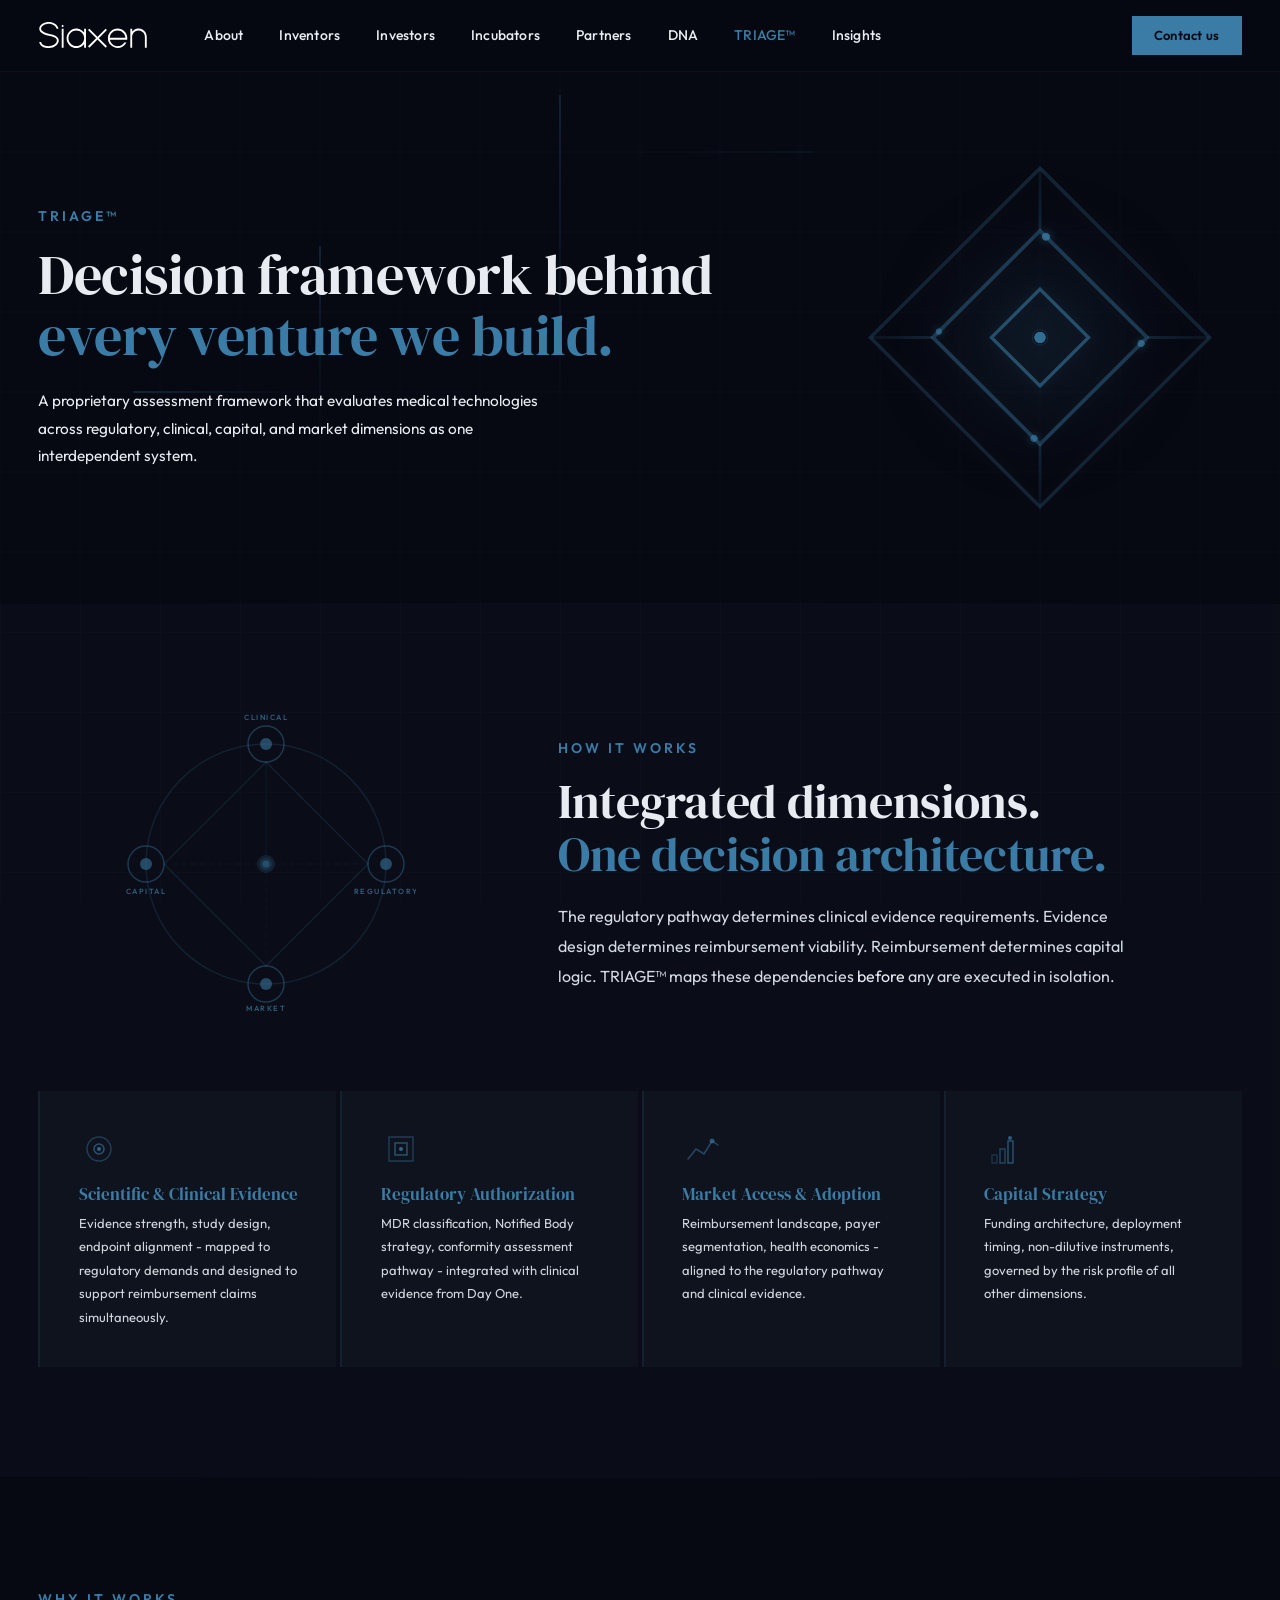
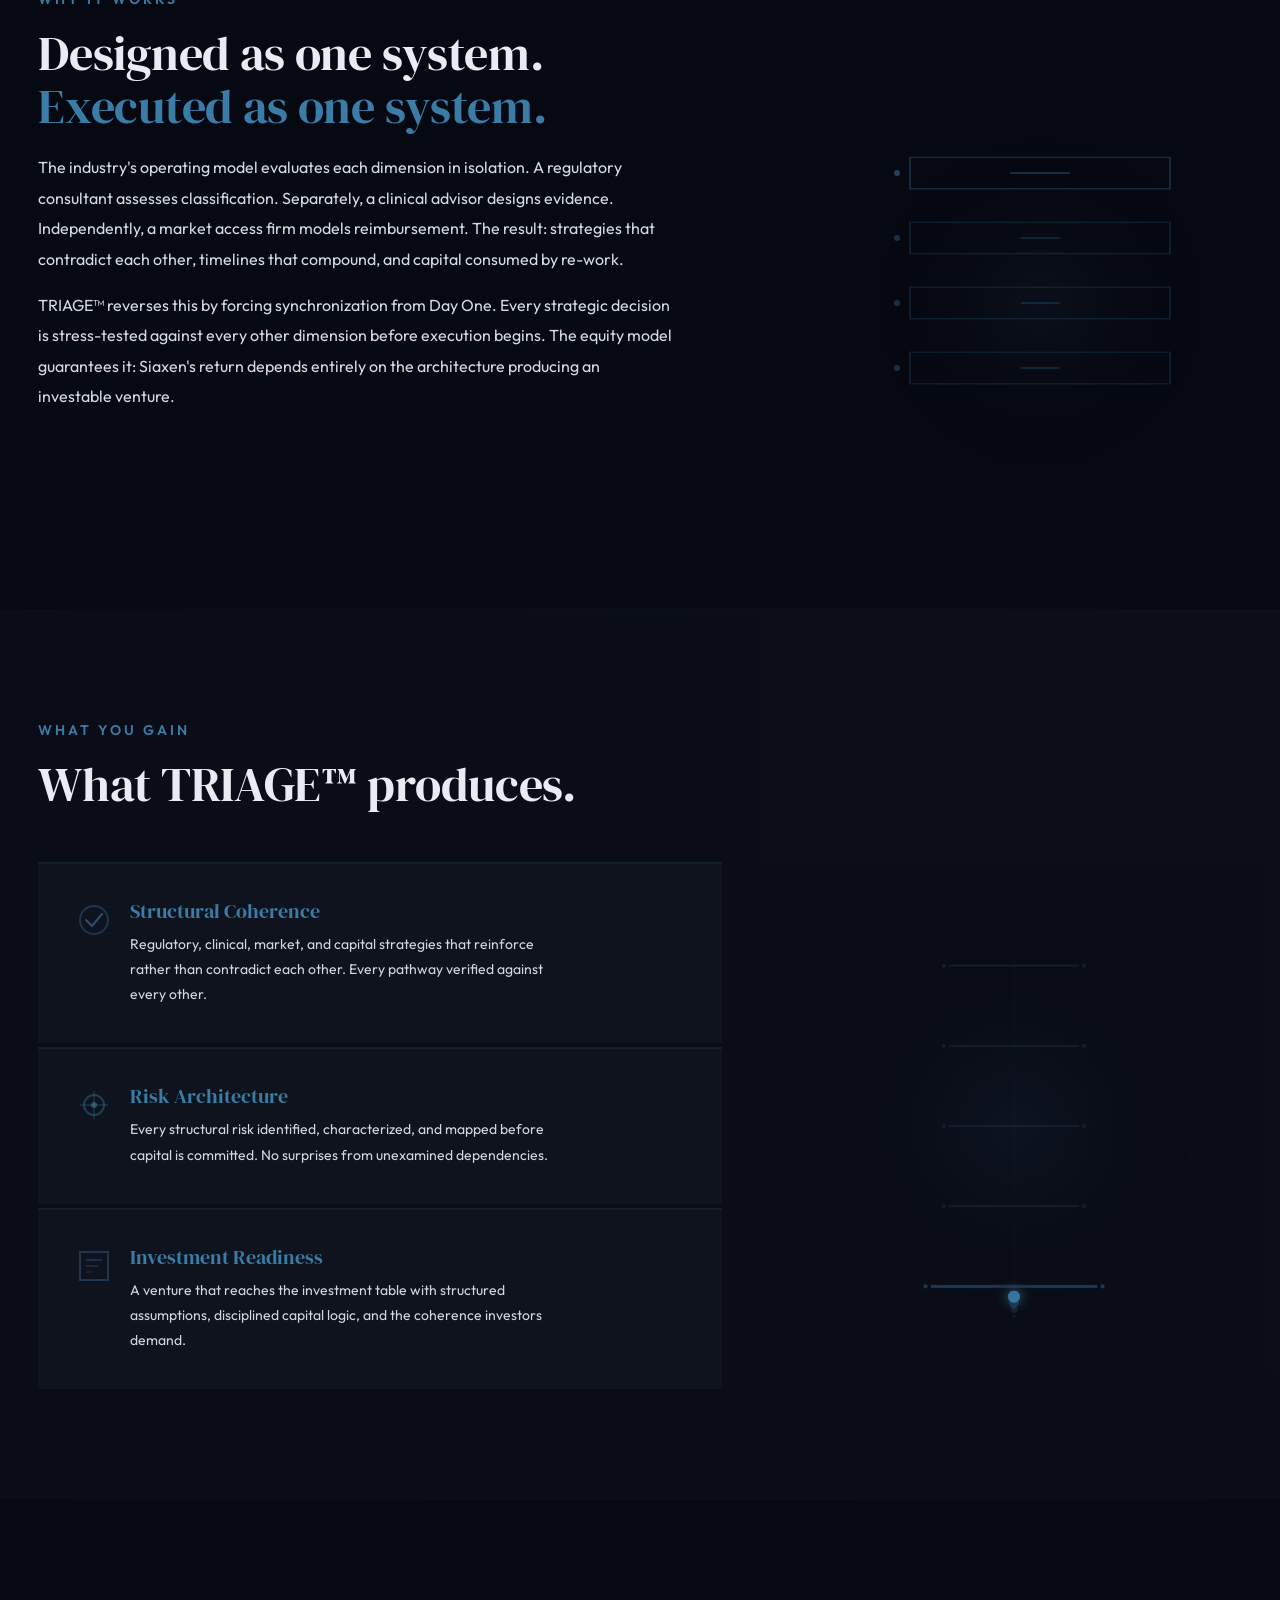
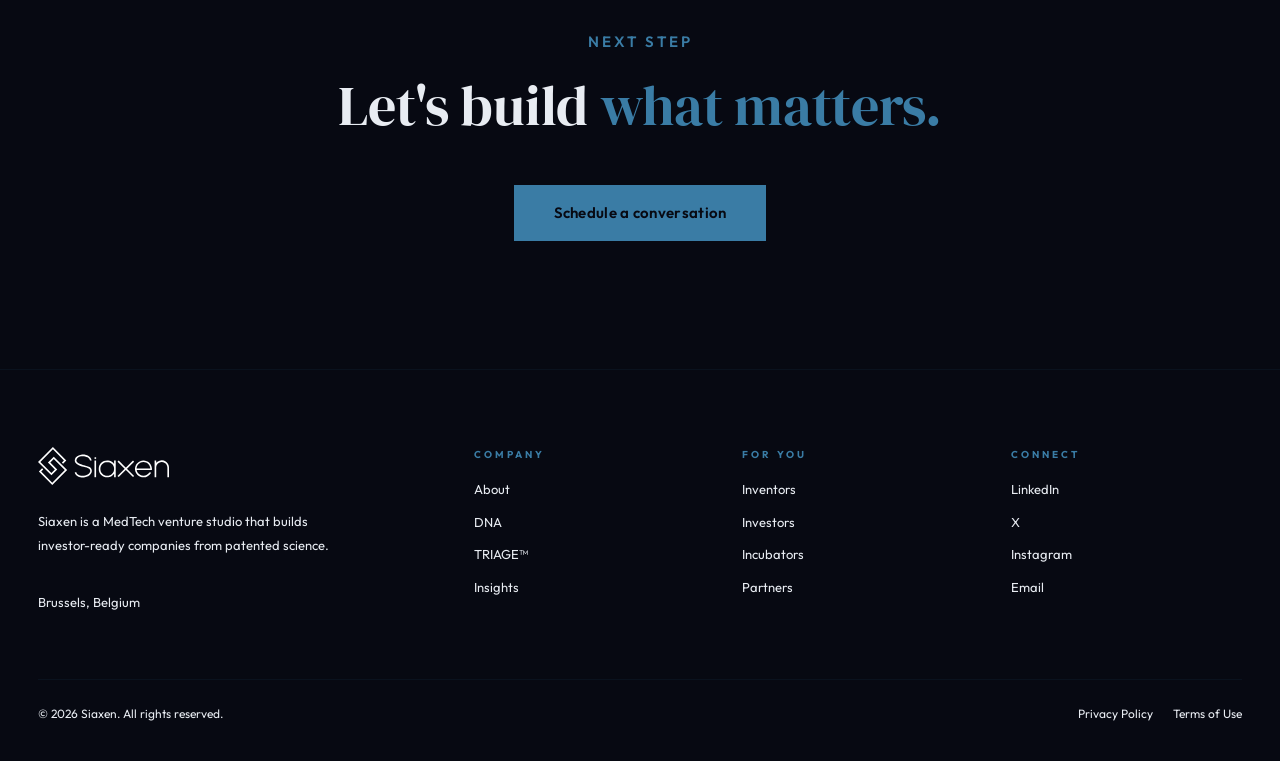
<file: triage.html>
<!DOCTYPE html>
<html lang="en">
<head>
<meta charset="UTF-8">
<meta name="viewport" content="width=device-width, initial-scale=1.0">
<title>TRIAGE&#8482; - Siaxen</title>
<meta name="description" content="TRIAGE&#8482; is Siaxen's proprietary commercialization framework - a decision-grade methodology for MedTech venture feasibility and strategy.">
<link rel="icon" type="image/svg+xml" href="assets/favicon.svg">
<link rel="canonical" href="https://siaxen.com/triage">
<meta property="og:title" content="TRIAGE&#8482; - Siaxen">
<meta property="og:description" content="TRIAGE&#8482; is Siaxen's proprietary commercialization framework - a decision-grade methodology for MedTech venture feasibility and strategy.">
<meta property="og:type" content="website">
<meta property="og:url" content="https://siaxen.com/triage">
<meta name="twitter:card" content="summary_large_image">
<link rel="preconnect" href="https://fonts.googleapis.com">
<link rel="preconnect" href="https://fonts.gstatic.com" crossorigin>
<link href="https://fonts.googleapis.com/css2?family=DM+Serif+Display:ital@0;1&family=Outfit:wght@300;400;500;600;700&display=swap" rel="stylesheet">
<link rel="stylesheet" href="css/styles.css">
</head>
<body>

<div class="bg-grid" aria-hidden="true"></div>

<!-- -- HEADER -- -->
<header class="site-header" role="banner">
<div class="site-header__inner">
  <a href="index.html" class="logo" aria-label="Siaxen Home">
    <img src="assets/Siaxen wordmark.svg" alt="Siaxen" width="110" height="24">
  </a>
  <nav class="nav-desktop" role="navigation" aria-label="Main navigation">
    <a href="about.html" class="nav__link">About</a>
    <a href="inventors.html" class="nav__link">Inventors</a>
    <a href="investors.html" class="nav__link">Investors</a>
    <a href="incubators.html" class="nav__link">Incubators</a>
    <a href="partners.html" class="nav__link">Partners</a>
    <a href="dna.html" class="nav__link">DNA</a>
    <a href="triage.html" class="nav__link nav__link--active">TRIAGE&#8482;</a>
    <a href="insights.html" class="nav__link">Insights</a>
  </nav>
  <div class="header-cta">
    <a href="contact.html" class="header-cta__primary">Contact us</a>
  </div>
  <button class="nav-toggle" id="navToggle" aria-label="Toggle navigation" aria-expanded="false">
    <span></span><span></span><span></span>
  </button>
</div>
</header>

<!-- -- MOBILE NAV -- -->
<div class="mobile-nav" id="mobileNav" aria-hidden="true">
  <div class="mobile-nav__links">
    <a href="about.html" class="mobile-nav__link">About</a>
    <a href="inventors.html" class="mobile-nav__link">Inventors</a>
    <a href="investors.html" class="mobile-nav__link">Investors</a>
    <a href="incubators.html" class="mobile-nav__link">Incubators</a>
    <a href="partners.html" class="mobile-nav__link">Partners</a>
    <a href="dna.html" class="mobile-nav__link">DNA</a>
    <a href="triage.html" class="mobile-nav__link">TRIAGE&#8482;</a>
    <a href="insights.html" class="mobile-nav__link">Insights</a>
  </div>
  <div class="mobile-nav__bottom">
    <a href="contact.html" class="mobile-nav__cta">Contact us</a>
  </div>
</div>

<!-- -- PAGE HERO -- -->
<section class="page-hero">
<canvas id="heroGridAnim" style="position:absolute;inset:0;width:100%;height:100%;z-index:0" aria-hidden="true"></canvas>

<div class="page-hero__inner">
  <div class="page-hero__text">
    <p class="eyebrow">TRIAGE&#8482;</p>
    <h1>
      <span>Decision framework behind</span><br>
      <span style="color:#3A7CA5">every venture we build.</span>
    </h1>
    <p class="page-hero__desc">A proprietary assessment framework that evaluates medical technologies across regulatory, clinical, capital, and market dimensions as one interdependent system.</p>
  </div>
  <div class="page-hero__visual" aria-hidden="true">
    <canvas id="heroAnim" style="width:100%;max-width:762px;aspect-ratio:1" width="1000" height="1000"></canvas>
  </div>
</div>

<script>
(function(){
  var canvas=document.getElementById('heroAnim');
  if(!canvas)return;
  var ctx=canvas.getContext('2d');
  var W=1000,H=1000;
  canvas.width=W;canvas.height=H;
  var cx=W/2,cy=H/2,time=0;
  function rgba(a){return 'rgba(58,124,165,'+a+')';}
  function lerp(a,b,t){return a+(b-a)*t;}

  // 3 concentric diamonds (scaled up)
  var sizes=[420,265,120];
  var ops=[0.22,0.4,0.55];

  // Diamond vertex positions
  function dv(size,i){var a=Math.PI/2*i-Math.PI/2;return{x:cx+Math.cos(a)*size,y:cy+Math.sin(a)*size};}
  // Point on diamond perimeter (t: 0â†’1)
  function dPerim(size,t){t=((t%1)+1)%1;var side=Math.floor(t*4);var f=(t*4)%1;var v1=dv(size,side),v2=dv(size,(side+1)%4);return{x:lerp(v1.x,v2.x,f),y:lerp(v1.y,v2.y,f)};}

  // Traveling nodes on middle diamond
  var nodes=[
    {t:0,   speed:0.03,r:10,op:0.75},
    {t:0.25,speed:0.03,r:9,op:0.65},
    {t:0.50,speed:0.03,r:9,op:0.65},
    {t:0.75,speed:0.03,r:8,op:0.55}
  ];

  function drawDiamond(size,op,sw){
    ctx.beginPath();
    for(var i=0;i<4;i++){var v=dv(size,i);if(i===0)ctx.moveTo(v.x,v.y);else ctx.lineTo(v.x,v.y);}
    ctx.closePath();ctx.strokeStyle=rgba(op);ctx.lineWidth=sw;
    ctx.shadowColor=rgba(op*0.3);ctx.shadowBlur=12;
    ctx.stroke();
    ctx.shadowColor='transparent';ctx.shadowBlur=0;
  }

  function frame(){
    time+=0.016;ctx.clearRect(0,0,W,H);

    // Background glow
    var g=ctx.createRadialGradient(cx,cy,0,cx,cy,420);
    g.addColorStop(0,rgba(0.14));g.addColorStop(0.5,rgba(0.04));g.addColorStop(1,'rgba(0,0,0,0)');
    ctx.beginPath();ctx.arc(cx,cy,420,0,Math.PI*2);ctx.fillStyle=g;ctx.fill();

    // Draw diamonds
    drawDiamond(sizes[0],ops[0],9);
    drawDiamond(sizes[1],ops[1],9);
    drawDiamond(sizes[2],ops[2],8);

    // Energy lines: outer vertices â†’ middle vertices
    for(var i=0;i<4;i++){
      var outer=dv(sizes[0],i),inner=dv(sizes[1],i);
      var lg=ctx.createLinearGradient(outer.x,outer.y,inner.x,inner.y);
      lg.addColorStop(0,rgba(0.08));lg.addColorStop(1,rgba(0.22));
      ctx.beginPath();ctx.moveTo(outer.x,outer.y);ctx.lineTo(inner.x,inner.y);
      ctx.strokeStyle=lg;ctx.lineWidth=7;ctx.stroke();
    }

    // Traveling nodes on middle diamond
    for(var i=0;i<4;i++){
      nodes[i].t+=nodes[i].speed*0.016;
      var pt=dPerim(sizes[1],nodes[i].t);
      // Node glow
      var ng=ctx.createRadialGradient(pt.x,pt.y,0,pt.x,pt.y,nodes[i].r*3.5);
      ng.addColorStop(0,rgba(nodes[i].op*0.4));ng.addColorStop(1,'rgba(0,0,0,0)');
      ctx.beginPath();ctx.arc(pt.x,pt.y,nodes[i].r*3.5,0,Math.PI*2);ctx.fillStyle=ng;ctx.fill();
      // Node core
      ctx.beginPath();ctx.arc(pt.x,pt.y,nodes[i].r,0,Math.PI*2);ctx.fillStyle=rgba(nodes[i].op);ctx.fill();
    }

    // Center dot
    var cp=0.8+0.12*Math.sin(time*1.0);
    ctx.beginPath();ctx.arc(cx,cy,14,0,Math.PI*2);ctx.fillStyle=rgba(cp);ctx.fill();

    // Pulse ring
    var pT=(time*0.12)%1;
    var pR=14+pT*90;
    var pA=0.16*(1-pT);
    ctx.beginPath();ctx.arc(cx,cy,pR,0,Math.PI*2);ctx.strokeStyle=rgba(pA);ctx.lineWidth=2.5;ctx.stroke();

    requestAnimationFrame(frame);
  }
  if(window.matchMedia('(prefers-reduced-motion:reduce)').matches){time=0;frame();}else{requestAnimationFrame(frame);}
})();
</script>
</section>

<div class="divider"></div>

<!-- -- SECTION A - HOW IT WORKS -- -->
<section class="section section--alt" style="position:relative;overflow:hidden;padding-top:clamp(70px,9vw,110px);padding-bottom:clamp(70px,9vw,110px);background:rgba(15,19,30,.48)">
<div class="container">

  <!-- Two-column: Visual left + Text right -->
  <div class="reveal" style="display:grid;grid-template-columns:.4fr .6fr;gap:clamp(40px,5vw,72px);align-items:center">
    
    <!-- Left: Framework visual -->
    <div style="display:flex;align-items:center;justify-content:center" aria-hidden="true">
      <svg viewBox="0 0 400 400" fill="none" style="width:100%;max-width:300px" xmlns="http://www.w3.org/2000/svg">
        <style>
          @keyframes fwPulse{0%,100%{opacity:.5}50%{opacity:.7}}
          @keyframes fwRing{0%{r:7;opacity:.3}100%{r:30;opacity:0}}
          .fw-dot{animation:fwPulse 4s ease-in-out infinite}
          .fw-ring{animation:fwRing 4s ease-out infinite}
        </style>
        <!-- Outer ring -->
        <circle cx="200" cy="200" r="160" stroke="#3A7CA5" stroke-width="2" opacity=".18"/>
        <!-- Center -->
        <circle cx="200" cy="200" r="12" fill="#3A7CA5" opacity=".18"/>
        <circle class="fw-dot" cx="200" cy="200" r="5" fill="#3A7CA5" opacity=".5"/>
        <circle class="fw-ring" cx="200" cy="200" r="7" stroke="#3A7CA5" stroke-width="1.5" opacity=".3" fill="none"/>
        
        <!-- 4 Dimension nodes on the outer ring -->
        <!-- Top: Clinical -->
        <circle cx="200" cy="40" r="24" stroke="#3A7CA5" stroke-width="2" opacity=".4" fill="none"/>
        <circle cx="200" cy="40" r="8" fill="#3A7CA5" opacity=".55"/>
        <text x="200" y="8" text-anchor="middle" font-family="Outfit,sans-serif" font-size="10" font-weight="600" fill="#3A7CA5" opacity=".7" letter-spacing="2">CLINICAL</text>
        
        <!-- Right: Regulatory -->
        <circle cx="360" cy="200" r="24" stroke="#3A7CA5" stroke-width="2" opacity=".4" fill="none"/>
        <circle cx="360" cy="200" r="8" fill="#3A7CA5" opacity=".55"/>
        <text x="360" y="240" text-anchor="middle" font-family="Outfit,sans-serif" font-size="10" font-weight="600" fill="#3A7CA5" opacity=".7" letter-spacing="2">REGULATORY</text>
        
        <!-- Bottom: Market -->
        <circle cx="200" cy="360" r="24" stroke="#3A7CA5" stroke-width="2" opacity=".4" fill="none"/>
        <circle cx="200" cy="360" r="8" fill="#3A7CA5" opacity=".55"/>
        <text x="200" y="396" text-anchor="middle" font-family="Outfit,sans-serif" font-size="10" font-weight="600" fill="#3A7CA5" opacity=".7" letter-spacing="2">MARKET</text>
        
        <!-- Left: Capital -->
        <circle cx="40" cy="200" r="24" stroke="#3A7CA5" stroke-width="2" opacity=".4" fill="none"/>
        <circle cx="40" cy="200" r="8" fill="#3A7CA5" opacity=".55"/>
        <text x="40" y="240" text-anchor="middle" font-family="Outfit,sans-serif" font-size="10" font-weight="600" fill="#3A7CA5" opacity=".7" letter-spacing="2">CAPITAL</text>

        <!-- Connection lines between nodes (showing interdependence) -->
        <line x1="200" y1="64" x2="336" y2="200" stroke="#3A7CA5" stroke-width="1.5" opacity=".2"/>
        <line x1="336" y1="200" x2="200" y2="336" stroke="#3A7CA5" stroke-width="1.5" opacity=".2"/>
        <line x1="200" y1="336" x2="64" y2="200" stroke="#3A7CA5" stroke-width="1.5" opacity=".2"/>
        <line x1="64" y1="200" x2="200" y2="64" stroke="#3A7CA5" stroke-width="1.5" opacity=".2"/>
        <!-- Diagonal cross-connections -->
        <line x1="200" y1="64" x2="200" y2="336" stroke="#3A7CA5" stroke-width="1" opacity=".1" stroke-dasharray="6 6"/>
        <line x1="64" y1="200" x2="336" y2="200" stroke="#3A7CA5" stroke-width="1" opacity=".1" stroke-dasharray="6 6"/>
        
        <!-- Connection lines to center -->
        <line x1="200" y1="64" x2="200" y2="188" stroke="#3A7CA5" stroke-width="1" opacity=".12"/>
      </svg>
    </div>

    <!-- Right: Text -->
    <div>
      <p class="eyebrow" style="color:#3A7CA5;font-size:14px">How It Works</p>
      <h2 style="margin-bottom:20px">Integrated dimensions.<br><span style="color:#3A7CA5">One decision architecture.</span></h2>
      <p style="font-size:clamp(14px,1.4vw,16px);color:var(--tx-sub);line-height:1.9;max-width:85%">The regulatory pathway determines clinical evidence requirements. Evidence design determines reimbursement viability. Reimbursement determines capital logic. TRIAGE&#8482; maps these dependencies <em style="color:var(--tx);font-style:normal">before</em> any are executed in isolation.</p>
    </div>
  </div>

  <!-- 4 Dimension cards below -->
  <div class="dimensions reveal" style="margin-top:clamp(48px,6vw,80px)">
    <div class="dimension reveal-d1">
      <div class="dimension__icon">
        <svg viewBox="0 0 40 40" fill="none"><circle cx="20" cy="20" r="12" stroke="#3A7CA5" stroke-width="1.5" opacity=".4"/><circle cx="20" cy="20" r="5" stroke="#3A7CA5" stroke-width="1.5" opacity=".6"/><circle cx="20" cy="20" r="2" fill="#3A7CA5" opacity=".8"/></svg>
      </div>
      <h4 class="dimension__title">Scientific &amp; Clinical Evidence</h4>
      <p class="dimension__text">Evidence strength, study design, endpoint alignment - mapped to regulatory demands and designed to support reimbursement claims simultaneously.</p>
    </div>
    <div class="dimension reveal-d2">
      <div class="dimension__icon">
        <svg viewBox="0 0 40 40" fill="none"><rect x="8" y="8" width="24" height="24" stroke="#3A7CA5" stroke-width="1.5" opacity=".4"/><rect x="14" y="14" width="12" height="12" stroke="#3A7CA5" stroke-width="1.5" opacity=".6"/><circle cx="20" cy="20" r="2" fill="#3A7CA5" opacity=".8"/></svg>
      </div>
      <h4 class="dimension__title">Regulatory Authorization</h4>
      <p class="dimension__text">MDR classification, Notified Body strategy, conformity assessment pathway - integrated with clinical evidence from Day One.</p>
    </div>
    <div class="dimension reveal-d3">
      <div class="dimension__icon">
        <svg viewBox="0 0 40 40" fill="none"><path d="M6 30 L14 20 L22 25 L30 12 L36 16" stroke="#3A7CA5" stroke-width="1.5" opacity=".5" fill="none" stroke-linecap="round"/><circle cx="30" cy="12" r="2.5" fill="#3A7CA5" opacity=".6"/></svg>
      </div>
      <h4 class="dimension__title">Market Access &amp; Adoption</h4>
      <p class="dimension__text">Reimbursement landscape, payer segmentation, health economics - aligned to the regulatory pathway and clinical evidence.</p>
    </div>
    <div class="dimension reveal-d4">
      <div class="dimension__icon">
        <svg viewBox="0 0 40 40" fill="none"><rect x="8" y="26" width="5" height="8" stroke="#3A7CA5" stroke-width="1.5" opacity=".3"/><rect x="16" y="20" width="5" height="14" stroke="#3A7CA5" stroke-width="1.5" opacity=".45"/><rect x="24" y="12" width="5" height="22" stroke="#3A7CA5" stroke-width="1.5" opacity=".6"/><circle cx="26" cy="9" r="2" fill="#3A7CA5" opacity=".7"/></svg>
      </div>
      <h4 class="dimension__title">Capital Strategy</h4>
      <p class="dimension__text">Funding architecture, deployment timing, non-dilutive instruments, governed by the risk profile of all other dimensions.</p>
    </div>
  </div>

</div>
</section>

<div class="divider"></div>

<!-- -- SECTION B - WHY IT WORKS -- -->
<section class="section" style="position:relative;overflow:hidden;padding-top:clamp(70px,9vw,110px);padding-bottom:clamp(70px,9vw,110px)">
<div class="container">

  <div class="reveal" style="display:grid;grid-template-columns:.65fr .35fr;gap:clamp(32px,4vw,56px);align-items:start">
    
    <!-- Left: Text -->
    <div>
      <p class="eyebrow" style="color:#3A7CA5;font-size:14px">Why It Works</p>
      <h2 style="margin-bottom:20px">Designed as one system.<br><span style="color:#3A7CA5">Executed as one system.</span></h2>
      <p style="font-size:clamp(14px,1.4vw,16px);color:var(--tx-sub);line-height:1.9;max-width:85%">The industry's operating model evaluates each dimension in isolation. A regulatory consultant assesses classification. Separately, a clinical advisor designs evidence. Independently, a market access firm models reimbursement. The result: strategies that contradict each other, timelines that compound, and capital consumed by re-work.</p>
      <p style="font-size:clamp(14px,1.4vw,16px);color:var(--tx-sub);line-height:1.9;max-width:85%;margin-top:16px">TRIAGE&#8482; reverses this by forcing synchronization from Day One. Every strategic decision is stress-tested against every other dimension before execution begins. The equity model guarantees it: Siaxen's return depends entirely on the architecture producing an investable venture.</p>
    </div>

    <!-- Right: Validation Animation -->
    <div style="display:flex;align-items:flex-start;justify-content:center;padding-top:clamp(80px,10vw,120px)" aria-hidden="true">
      <canvas id="whyAnim" width="900" height="900" style="width:100%;max-width:390px;aspect-ratio:1"></canvas>
    </div>
  </div>

</div>
</section>
<script>
(function(){
  var c=document.getElementById('whyAnim');if(!c)return;
  var ctx=c.getContext('2d'),W=900,H=900,cx=W/2,cy=H/2,time=0;
  var col=[58,124,165];
  function rgba(a){return'rgba('+col[0]+','+col[1]+','+col[2]+','+a+')';}
  function easeIO(t){return t<0.5?4*t*t*t:1-Math.pow(-2*t+2,3)/2;}
  function lerp(a,b,t){return a+(b-a)*t;}

  var rows=[
    {y:150},{y:300},{y:450},{y:600}
  ];
  var CYCLE=10;

  function frame(){
    time+=0.016;ctx.clearRect(0,0,W,H);

    // Background glow
    var g=ctx.createRadialGradient(cx,cy,0,cx,cy,380);
    g.addColorStop(0,rgba(0.07));g.addColorStop(1,'rgba(0,0,0,0)');
    ctx.beginPath();ctx.arc(cx,cy,380,0,Math.PI*2);ctx.fillStyle=g;ctx.fill();

    var cycleT=time%CYCLE;

    for(var i=0;i<4;i++){
      var row=rows[i];
      var rowProgress=Math.max(0,Math.min(1,(cycleT-i*1.2)/1.5));
      if(cycleT>8) rowProgress=Math.max(0,1-(cycleT-8)/2);

      // Row line
      var lineWidth=lerp(90,500,easeIO(rowProgress));
      var lineX=cx-lineWidth/2;
      ctx.beginPath();ctx.moveTo(lineX,row.y);ctx.lineTo(lineX+lineWidth,row.y);
      ctx.strokeStyle=rgba(0.22+rowProgress*0.35);ctx.lineWidth=5;ctx.stroke();

      // Row box
      var boxOp=0.18+rowProgress*0.38;
      ctx.strokeStyle=rgba(boxOp);ctx.lineWidth=4;
      ctx.strokeRect(150,row.y-36,600,72);

      // Checkmark (when validated)
      if(rowProgress>0.8){
        var checkOp=(rowProgress-0.8)*5*0.8;
        ctx.beginPath();
        ctx.moveTo(690,row.y-9);ctx.lineTo(708,row.y+9);ctx.lineTo(735,row.y-18);
        ctx.strokeStyle=rgba(checkOp);ctx.lineWidth=5.5;ctx.lineCap='round';ctx.lineJoin='round';ctx.stroke();
        ctx.lineCap='butt';ctx.lineJoin='miter';
      }

      // Dot on left
      ctx.beginPath();ctx.arc(120,row.y,7,0,Math.PI*2);ctx.fillStyle=rgba(0.35+rowProgress*0.5);ctx.fill();
    }

    requestAnimationFrame(frame);
  }
  requestAnimationFrame(frame);
})();
</script>

<div class="divider"></div>

<!-- -- SECTION C - WHAT YOU GAIN -- -->
<section class="section section--alt" style="position:relative;overflow:hidden;padding-top:clamp(70px,9vw,110px);padding-bottom:clamp(70px,9vw,110px);background:rgba(15,19,30,.48)">
<div class="container">

  <!-- Two-column: 3 outputs left + Validation Animation right -->
  <div class="reveal">
    <p class="eyebrow" style="color:#3A7CA5;font-size:14px">What You Gain</p>
    <h2 style="margin-bottom:clamp(36px,4vw,56px)">What TRIAGE&#8482; produces.</h2>
  </div>

  <div style="display:grid;grid-template-columns:.6fr .4fr;gap:clamp(40px,5vw,72px);align-items:stretch">
    
    <!-- Left: Output items -->
    <div>
      <!-- 3 Output blocks stacked -->
      <div style="display:flex;flex-direction:column;gap:4px">
        <div class="card reveal-d1">
          <div style="display:grid;grid-template-columns:40px 1fr;gap:16px;align-items:start">
            <svg viewBox="0 0 40 40" fill="none" style="width:40px;height:40px"><circle cx="20" cy="20" r="14" stroke="#3A7CA5" stroke-width="2" opacity=".35"/><path d="M12 20 L18 26 L28 14" stroke="#3A7CA5" stroke-width="2" opacity=".6" stroke-linecap="round" stroke-linejoin="round"/></svg>
            <div>
              <h4 class="card__title" style="color:#3A7CA5">Structural Coherence</h4>
              <p class="card__text">Regulatory, clinical, market, and capital strategies that reinforce rather than contradict each other. Every pathway verified against every other.</p>
            </div>
          </div>
        </div>
        <div class="card reveal-d2">
          <div style="display:grid;grid-template-columns:40px 1fr;gap:16px;align-items:start">
            <svg viewBox="0 0 40 40" fill="none" style="width:40px;height:40px"><path d="M20 6 L20 34" stroke="#3A7CA5" stroke-width="1.5" opacity=".3"/><path d="M6 20 L34 20" stroke="#3A7CA5" stroke-width="1.5" opacity=".3"/><circle cx="20" cy="20" r="10" stroke="#3A7CA5" stroke-width="2" opacity=".4"/><circle cx="20" cy="20" r="3" fill="#3A7CA5" opacity=".6"/></svg>
            <div>
              <h4 class="card__title" style="color:#3A7CA5">Risk Architecture</h4>
              <p class="card__text">Every structural risk identified, characterized, and mapped before capital is committed. No surprises from unexamined dependencies.</p>
            </div>
          </div>
        </div>
        <div class="card reveal-d3">
          <div style="display:grid;grid-template-columns:40px 1fr;gap:16px;align-items:start">
            <svg viewBox="0 0 40 40" fill="none" style="width:40px;height:40px"><rect x="6" y="6" width="28" height="28" stroke="#3A7CA5" stroke-width="2" opacity=".35"/><line x1="12" y1="14" x2="28" y2="14" stroke="#3A7CA5" stroke-width="1.5" opacity=".4"/><line x1="12" y1="20" x2="24" y2="20" stroke="#3A7CA5" stroke-width="1.5" opacity=".3"/><line x1="12" y1="26" x2="20" y2="26" stroke="#3A7CA5" stroke-width="1.5" opacity=".2"/></svg>
            <div>
              <h4 class="card__title" style="color:#3A7CA5">Investment Readiness</h4>
              <p class="card__text">A venture that reaches the investment table with structured assumptions, disciplined capital logic, and the coherence investors demand.</p>
            </div>
          </div>
        </div>
      </div>
    </div>

    <!-- Right: Rising Threshold Animation -->
    <div style="display:flex;align-items:center;justify-content:center" aria-hidden="true">
      <canvas id="outputAnim" width="900" height="900" style="width:100%;max-width:390px;aspect-ratio:1"></canvas>
    </div>
  </div>

</div>
</section>
<script>
(function(){
  var c=document.getElementById('outputAnim');if(!c)return;
  var ctx=c.getContext('2d'),W=900,H=900,cx=W/2,time=0;
  var col=[58,124,165];
  function rgba(a){return'rgba('+col[0]+','+col[1]+','+col[2]+','+a+')';}

  var levels=5;
  var topY=80,botY=820;
  var levelSpacing=(botY-topY)/(levels-1);
  var riseSpeed=35;

  function frame(){
    time+=0.016;ctx.clearRect(0,0,W,H);

    // Background glow
    var g=ctx.createRadialGradient(cx,H/2,0,cx,H/2,420);
    g.addColorStop(0,rgba(0.07));g.addColorStop(1,'rgba(0,0,0,0)');
    ctx.beginPath();ctx.arc(cx,H/2,420,0,Math.PI*2);ctx.fillStyle=g;ctx.fill();

    // Dot position (loops from bottom to top)
    var totalDist=botY-topY+80;
    var dotY=botY+40-((time*riseSpeed)%totalDist);

    // Vertical track
    ctx.beginPath();ctx.moveTo(cx,topY-20);ctx.lineTo(cx,botY+20);
    ctx.strokeStyle=rgba(0.06);ctx.lineWidth=2.5;ctx.stroke();

    // Level lines
    for(var i=0;i<levels;i++){
      var ly=topY+i*levelSpacing;
      var passed=dotY<ly;
      var proximity=Math.max(0,1-Math.abs(dotY-ly)/60);
      var baseOp=passed?0.38:0.14;
      var op=baseOp+proximity*0.4;
      var halfW=150+proximity*70+(passed?45:0);

      ctx.beginPath();ctx.moveTo(cx-halfW,ly);ctx.lineTo(cx+halfW,ly);
      ctx.strokeStyle=rgba(op);ctx.lineWidth=5+proximity*3;
      if(proximity>0.3){ctx.shadowColor=rgba(op*0.45);ctx.shadowBlur=14;}
      ctx.stroke();ctx.shadowColor='transparent';ctx.shadowBlur=0;

      // Level dots
      ctx.beginPath();ctx.arc(cx-halfW-12,ly,5,0,Math.PI*2);ctx.fillStyle=rgba(op);ctx.fill();
      ctx.beginPath();ctx.arc(cx+halfW+12,ly,5,0,Math.PI*2);ctx.fillStyle=rgba(op);ctx.fill();
    }

    // The rising dot
    if(dotY>topY-40&&dotY<botY+40){
      var dg=ctx.createRadialGradient(cx,dotY,0,cx,dotY,48);
      dg.addColorStop(0,rgba(0.55));dg.addColorStop(1,'rgba(0,0,0,0)');
      ctx.beginPath();ctx.arc(cx,dotY,48,0,Math.PI*2);ctx.fillStyle=dg;ctx.fill();
      ctx.beginPath();ctx.arc(cx,dotY,14,0,Math.PI*2);ctx.fillStyle=rgba(0.9);ctx.fill();
      for(var t=1;t<4;t++){
        ctx.beginPath();ctx.arc(cx,dotY+t*15,14-t*3,0,Math.PI*2);
        ctx.fillStyle=rgba(0.35*(1-t*0.25));ctx.fill();
      }
    }
    requestAnimationFrame(frame);
  }
  requestAnimationFrame(frame);
})();
</script>

<div class="divider"></div>

<!-- -- PRE-FOOTER CTA -- -->
<section class="section cta-section">
<div class="container">
  <div class="reveal" style="text-align:center">
    <p class="eyebrow" style="color:#3A7CA5;margin-bottom:20px">Next Step</p>
    <h2 style="font-size:clamp(32px,5vw,56px)">Let's build <span class="text-accent">what matters.</span></h2>
    <div style="margin-top:clamp(32px,4vw,48px)">
      <a href="contact.html" class="btn btn-primary" style="padding:16px 40px;font-size:15px">Schedule a conversation</a>
    </div>
  </div>
</div>
</section>

<!-- -- FOOTER -- -->
<footer class="site-footer" role="contentinfo">
<div class="container">
  <div class="footer__top">
    <div class="footer__brand">
      <img src="assets/Siaxen Full.svg" alt="Siaxen" style="height:38px;filter:brightness(0) invert(1)">
      <p style="margin-top:24px">Siaxen is a MedTech venture studio that builds investor-ready companies from patented science.</p>
      <p style="font-size:13px;color:var(--tx);margin-top:32px">Brussels, Belgium</p>
    </div>
    <div class="footer__cols">
      <div>
        <div class="footer__col-title">COMPANY</div>
        <div class="footer__links">
          <a href="about.html">About</a>
          <a href="dna.html">DNA</a>
          <a href="triage.html">TRIAGE&#8482;</a>
          <a href="insights.html">Insights</a>
        </div>
      </div>
      <div>
        <div class="footer__col-title">FOR YOU</div>
        <div class="footer__links">
          <a href="inventors.html">Inventors</a>
          <a href="investors.html">Investors</a>
          <a href="incubators.html">Incubators</a>
          <a href="partners.html">Partners</a>
        </div>
      </div>
      <div>
        <div class="footer__col-title">CONNECT</div>
        <div class="footer__links">
          <a href="https://linkedin.com/company/siaxen" target="_blank" rel="noopener">LinkedIn</a>
          <a href="https://x.com/siaxen" target="_blank" rel="noopener">X</a>
          <a href="https://instagram.com/siaxen" target="_blank" rel="noopener">Instagram</a>
          <a href="mailto:contact@siaxen.com">Email</a>
        </div>
      </div>
    </div>
  </div>
  <div class="footer__bottom">
    <span>&copy; 2026 Siaxen. All rights reserved.</span>
    <div class="footer__legal">
      <a href="privacy.html">Privacy Policy</a>
      <a href="terms.html">Terms of Use</a>
    </div>
  </div>
</div>
</footer>

<script src="js/main.js" defer></script>
<script>document.addEventListener('DOMContentLoaded', function(){ if(window.initHeroGrid) window.initHeroGrid(); });</script>
<style>
@media(max-width:1024px){
  .section [style*="grid-template-columns"]{grid-template-columns:1fr!important}
  #whyAnim{margin-top:-30px;margin-bottom:-40px}
}
</style>
</body>
</html>
</file>
<file: css/styles.css>
/* ═══════════════════════════════════════════════════
   SIAXEN — Design System
   Atlantic Depth · Direction 01
   ═══════════════════════════════════════════════════ */

/* ── TOKENS ── */
:root {
  --base: #070912;
  --surf: #0F131E;
  --acc: #3A7CA5;
  --tx: #E8ECF2;
  --tx-sub: #D4DAE3;
  --tx-mute: #9AA4B5;
  --brd: rgba(58,124,165,.08);
  --radius: 0px;
  --header-h: 72px;
  --section-py: clamp(56px,7vw,96px);
  --content-max: 1280px;
  --gutter: clamp(20px,3vw,40px);
}

/* ── RESET ── */
*,*::before,*::after { margin:0; padding:0; box-sizing:border-box }
html { scroll-behavior:smooth; -webkit-text-size-adjust:100% }
body {
  font-family: 'Outfit', sans-serif;
  font-weight: 400;
  font-size: 16px;
  line-height: 1.6;
  color: var(--tx);
  background: var(--base);
  overflow-x: hidden;
  -webkit-font-smoothing: antialiased;
  -moz-osx-font-smoothing: grayscale;
}
img, svg { display:block; max-width:100% }
a { color:inherit; text-decoration:none }
button { font:inherit; cursor:pointer; border:none; background:none }
ul,ol { list-style:none }
::selection { background:var(--acc); color:var(--base) }

/* ── UTILITIES ── */
.container { width:100%; max-width:var(--content-max); margin:0 auto; padding:0 var(--gutter) }
.sr-only { position:absolute; width:1px; height:1px; padding:0; margin:-1px; overflow:hidden; clip:rect(0,0,0,0); border:0 }

/* ── TYPOGRAPHY ── */
.font-serif { font-family: 'DM Serif Display', serif; font-weight:400 }
.font-sans { font-family: 'Outfit', sans-serif }

h1,h2,h3,h4,h5,h6 { font-family:'DM Serif Display',serif; font-weight:400; line-height:1.1 }
h1 { font-size:clamp(40px,6vw,72px); letter-spacing:-0.5px }
h2 { font-size:clamp(28px,4vw,48px); letter-spacing:-0.3px; margin-bottom:clamp(10px,1.2vw,16px) }
h3 { font-size:clamp(20px,2.5vw,28px) }
h4 { font-size:clamp(16px,1.8vw,22px) }

p { max-width:600px }
.card__text { max-width:75% }
@media(max-width:1024px){
  p { max-width:none !important }
  .footer__brand p { max-width:300px !important; font-size:12px }
  .card__text { max-width:90% }
}
.br-mobile{display:none}
@media(max-width:1024px){.br-mobile{display:block}}
.text-accent { color:var(--acc) }
.text-sub { color:var(--tx-sub) }
.text-mute { color:var(--tx-mute) }

/* ── EYEBROW (Section Label) ── */
.eyebrow {
  font-family:'Outfit',sans-serif;
  font-size:14px;
  font-weight:600;
  letter-spacing:3px;
  text-transform:uppercase;
  color:#3A7CA5;
  margin-top:0;
  margin-bottom:16px;
}
@media(max-width:768px){
  .eyebrow { font-size:12px !important; letter-spacing:2px; }
}

/* ── BUTTONS ── */
.btn {
  display:inline-flex;
  align-items:center;
  gap:10px;
  font-family:'Outfit',sans-serif;
  font-weight:600;
  letter-spacing:.3px;
  transition:all .3s ease;
  white-space:nowrap;
}
.btn-primary {
  padding:14px 32px;
  background:var(--acc);
  color:var(--base);
  font-size:14px;
}
.btn-primary:hover { transform:translateY(-2px); box-shadow:0 6px 24px rgba(58,124,165,.15) }
.btn-secondary {
  padding:14px 32px;
  border:1.5px solid rgba(58,124,165,.45);
  color:var(--acc);
  font-size:14px;
}
.btn-secondary:hover { border-color:#3A7CA5; transform:translateY(-1px) }
.btn-ghost {
  padding:8px 0;
  color:var(--acc);
  font-size:13px;
  opacity:.6;
}
.btn-ghost:hover { opacity:1 }
.btn-ghost::after { content:''; display:inline-block; width:20px; height:1.5px; background:var(--acc); margin-left:10px; vertical-align:middle; transition:width .3s }
.btn-ghost:hover::after { width:28px }

/* ── BACKGROUND LAYERS ── */
.bg-grid {
  position:fixed; top:var(--header-h); left:0; right:0; bottom:0; z-index:0; pointer-events:none;
  background-image:linear-gradient(var(--acc) 1px,transparent 1px),linear-gradient(90deg,var(--acc) 1px,transparent 1px);
  background-size:80px 80px;
  opacity:.055;
}
@media(max-width:768px){
  .bg-grid{opacity:.075;background-image:linear-gradient(var(--acc) 1.2px,transparent 1.2px),linear-gradient(90deg,var(--acc) 1.2px,transparent 1.2px)}
}


/* ── HEADER ── */
.site-header {
  position:fixed; top:0; left:0; right:0; z-index:10000;
  height:var(--header-h);
  display:flex; align-items:center;
  background:rgba(7,9,18,.85);
  backdrop-filter:blur(16px);
  border-bottom:1px solid var(--brd);
  transition:background .3s, border-color .3s;
}
.site-header.nav-open {
  background:var(--base);
  border-bottom-color:transparent;
  backdrop-filter:none;
}
.site-header__inner {
  display:flex; align-items:center; width:100%; max-width:var(--content-max); margin:0 auto; padding:0 var(--gutter);
}

/* Logo */
.logo { flex-shrink:0; display:flex; align-items:center }
.logo img { height:26px; filter:brightness(0) invert(1) }

/* Nav */
.nav-desktop { display:flex; align-items:center; gap:36px; margin-left:56px }
.nav__link {
  font-size:14px; font-weight:500; letter-spacing:.2px;
  color:var(--tx); opacity:1;
  position:relative; padding:8px 0;
}
.nav__link:hover { color:#3A7CA5 }
.nav__link--active { opacity:1; color:#3A7CA5 }

/* Dropdown */
.nav__item { position:relative }
.nav__item .nav__link::after {
  content:''; display:inline-block; width:0; height:0;
  border-left:3.5px solid transparent; border-right:3.5px solid transparent; border-top:4px solid currentColor;
  margin-left:6px; opacity:.4; transition:transform .3s;
}
.nav__dropdown {
  position:absolute; top:100%; left:-16px;
  min-width:180px; padding:8px 0;
  background:var(--surf); border:1px solid var(--brd);
  opacity:0; visibility:hidden; transform:translateY(8px);
  transition:all .25s cubic-bezier(.16,1,.3,1);
  z-index:200;
}
.nav__item:hover .nav__dropdown,
.nav__item:focus-within .nav__dropdown {
  opacity:1; visibility:visible; transform:translateY(0);
}
.nav__dropdown a {
  display:block; padding:10px 20px;
  font-size:13px; font-weight:500; color:var(--tx); opacity:.5;
  transition:all .2s;
}
.nav__dropdown a:hover { opacity:1; background:rgba(58,124,165,.04); padding-left:24px }

/* Header CTA */
.header-cta { display:flex; align-items:center; gap:14px; margin-left:auto }
.header-cta__secondary {
  padding:9px 20px; border:1px solid rgba(58,124,165,.25);
  color:var(--acc); font-size:13px; font-weight:500; letter-spacing:.2px;
  transition:all .3s;
}
.header-cta__secondary:hover { border-color:rgba(58,124,165,.5) }
.header-cta__primary {
  padding:9px 22px; background:var(--acc); color:var(--base);
  font-size:13px; font-weight:600; letter-spacing:.3px;
  transition:all .3s;
}
.header-cta__primary:hover { transform:translateY(-1px) }

/* Mobile Toggle */
.nav-toggle { display:none; flex-direction:column; gap:5px; padding:10px; margin-left:auto; cursor:pointer }
.nav-toggle span { display:block; width:22px; height:2px; background:var(--tx); transition:all .3s; transform-origin:center }
.nav-toggle.is-active span:nth-child(1) { transform:translateY(7px) rotate(45deg) }
.nav-toggle.is-active span:nth-child(2) { opacity:0; transform:scaleX(0) }
.nav-toggle.is-active span:nth-child(3) { transform:translateY(-7px) rotate(-45deg) }

/* ── MOBILE NAV OVERLAY ── */
.mobile-nav {
  position:fixed; top:0; left:0; right:0; bottom:0;
  width:100vw; height:100vh; height:100dvh;
  background:var(--base);
  z-index:9999;
  display:none;
  flex-direction:column;
  justify-content:space-between;
  padding:calc(var(--header-h) + 24px) 28px 32px;
  overflow-y:auto;
}
.mobile-nav.is-open {
  display:flex;
  animation:mobileNavIn .25s ease-out;
}
@keyframes mobileNavIn {
  from { opacity:0 }
  to { opacity:1 }
}
.mobile-nav__links {
  display:flex;
  flex-direction:column;
  gap:0;
}
.mobile-nav__link {
  display:block;
  padding:16px 0;
  border-bottom:1px solid rgba(58,124,165,.06);
  font-family:'Outfit',sans-serif;
  font-size:18px;
  font-weight:500;
  letter-spacing:.2px;
  color:var(--tx);
}
.mobile-nav__link:last-child { border-bottom:none }
.mobile-nav__link:hover { color:#3A7CA5 }
.mobile-nav__bottom {
  margin-top:auto;
  padding-top:24px;
}
.mobile-nav__cta {
  display:block;
  width:100%;
  padding:14px 0;
  background:var(--acc);
  color:var(--base);
  font-family:'Outfit',sans-serif;
  font-size:14px;
  font-weight:600;
  letter-spacing:.3px;
  text-align:center;
  transition:opacity .3s;
}
.mobile-nav__cta:hover { opacity:.9 }

/* ── SECTIONS ── */
.section {
  position:relative; z-index:1;
  padding:clamp(72px,9vw,120px) 0;
}
.section--alt { background:rgba(15,19,30,.6) }
.section__header { margin-top:0; margin-bottom:clamp(56px,7vw,88px) }
.section__header p {
  font-size:clamp(14px,1.4vw,16px);
  color:var(--tx-sub);
  line-height:1.9;
  margin-top:20px;
  max-width:560px;
}
@media(max-width:480px){
  .section__header p {
    font-size:13px;
    line-height:2;
  }
}

/* ── DIVIDER ── */
.divider {
  height:1px;
  background:linear-gradient(90deg,transparent,var(--acc),transparent);
  opacity:.06;
  max-width: var(--content-max);
  margin: 0 auto;
}

/* ── CARDS ── */
.card {
  background:var(--surf);
  padding:clamp(24px,3vw,36px) clamp(10px,1vw,14px) clamp(24px,3vw,36px) clamp(24px,3vw,36px);
  border-top:2px solid rgba(58,124,165,.1);
  transition:all .4s cubic-bezier(.16,1,.3,1);
  position:relative;
}
.card:hover { border-top-color:rgba(58,124,165,.3); transform:translateY(-3px) }
.card__num {
  font-family:'Outfit',sans-serif; font-size:8px; font-weight:700;
  letter-spacing:2px; color:var(--acc); opacity:.4; margin-bottom:12px;
}
.card__title {
  font-family:'DM Serif Display',serif; font-size:clamp(16px,1.8vw,20px);
  font-weight:400; color:#3A7CA5; opacity:1; margin-bottom:10px;
}
.card__text {
  font-size:clamp(13px,1.1vw,14px); color:var(--tx); opacity:.9;
  line-height:1.8;
}

/* ── HERO ── */
.hero {
  min-height:calc(100vh - var(--header-h));
  display:flex; align-items:center;
  padding-top:var(--header-h);
  position:relative; overflow:hidden;
}
.hero__inner {
  display:grid;
  grid-template-columns:1.2fr 1fr;
  gap:clamp(40px,6vw,100px);
  align-items:center;
}
.hero__content { position:relative; z-index:2 }
.hero__title { margin-bottom:24px }
.hero__title span { display:block }
.hero__title .accent { color:var(--acc) }
.hero__desc {
  font-size:clamp(14px,1.3vw,16px);
  color:var(--tx-sub);
  line-height:1.8;
  margin-bottom:36px;
}
.hero__ctas { display:flex; gap:16px; flex-wrap:wrap }
.hero__visual {
  position:relative; z-index:1;
  display:flex; align-items:center; justify-content:center;
  min-height:400px;
}

/* ── STATS ROW ── */
.stats {
  display:grid; grid-template-columns:repeat(auto-fit,minmax(200px,1fr));
  gap:4px; margin-top:clamp(40px,5vw,64px);
}
.stat {
  background:var(--surf); padding:clamp(24px,3vw,36px);
  border-top:2px solid rgba(58,124,165,.08);
}
.stat__num {
  font-family:'DM Serif Display',serif;
  font-size:clamp(28px,3.5vw,40px);
  color:var(--acc); line-height:1; margin-bottom:8px;
}
.stat__label {
  font-size:11px; font-weight:500; color:var(--tx);
  line-height:1.6;
}

/* ── TRIAGE DIMENSIONS ── */
.dimensions {
  display:grid; grid-template-columns:repeat(4,1fr); gap:4px;
}
.dimension {
  background:var(--surf); padding:clamp(24px,3vw,40px);
  border-left:2px solid rgba(58,124,165,.12);
  transition:all .4s cubic-bezier(.16,1,.3,1);
}
.dimension:hover { border-left-color:var(--acc); transform:translateX(4px) }
.dimension__icon {
  width:40px; height:40px; margin-bottom:16px;
}
.dimension__title {
  font-family:'DM Serif Display',serif; font-size:17px;
  color:#3A7CA5; margin-bottom:8px;
}
.dimension__text {
  font-size:13px; color:var(--tx); opacity:.9; line-height:1.8;
}

/* ── MODEL (3 Differentiators) ── */
.differ-grid { display:grid; grid-template-columns:repeat(3,1fr); gap:4px }
.differ {
  background:var(--surf); padding:clamp(28px,3.5vw,44px);
  position:relative; overflow:hidden;
}
.differ__label {
  font-size:8px; font-weight:700; letter-spacing:3px;
  color:var(--acc); margin-bottom:20px;
}
.differ__title {
  font-family:'DM Serif Display',serif; font-size:clamp(18px,2vw,22px);
  color:var(--tx); margin-bottom:12px;
}
.differ__text {
  font-size:clamp(12px,1.1vw,13px); color:var(--tx); line-height:1.9;
}
.differ__vs {
  margin-top:20px; padding-top:16px;
  border-top:1px solid rgba(58,124,165,.06);
  font-size:11px; color:var(--tx); font-style:italic;
}

/* ── AUDIENCE CARDS ── */
.audience-grid { display:grid; grid-template-columns:repeat(4,1fr); gap:4px }
.audience-card {
  background:var(--surf); padding:clamp(28px,3vw,40px);
  border-top:2px solid rgba(58,124,165,.12);
  transition:all .4s cubic-bezier(.16,1,.3,1);
  display:flex; flex-direction:column;
}
.audience-card:hover { border-top-color:#3A7CA5; transform:translateY(-3px) }
.audience-card__title {
  font-family:'DM Serif Display',serif; font-size:20px;
  color:#3A7CA5; margin-bottom:12px;
}
.audience-card__text {
  font-size:13px; color:var(--tx); line-height:1.8;
  margin-bottom:auto; padding-bottom:24px;
}
.audience-card__link {
  font-size:12px; font-weight:500; letter-spacing:.5px;
  color:#3A7CA5; transition:opacity .3s; text-decoration:none;
}
.audience-card:hover .audience-card__link { opacity:.7 }

/* ── VISION ── */
.vision {
  text-align:center; max-width:800px; margin:0 auto;
}
.vision__quote {
  font-family:'DM Serif Display',serif;
  font-size:clamp(22px,3vw,36px);
  color:var(--tx); line-height:1.4;
  margin-bottom:24px;
}
.vision__quote em { font-style:normal; color:var(--acc) }
.vision__sub {
  font-size:14px; color:var(--tx); line-height:1.8;
}

/* ── PRE-FOOTER CTA ── */
.cta-section {
  text-align:center; padding:clamp(80px,10vw,140px) 0;
}
.cta-section h2 { margin-bottom:20px }
.cta-section p {
  font-size:15px; color:var(--tx-sub); line-height:1.8;
  margin:0 auto 36px; max-width:500px;
}
.cta-section__btns { display:flex; gap:16px; justify-content:center; flex-wrap:wrap }

/* ── FOOTER ── */
.site-footer {
  border-top:1px solid var(--brd);
  padding:clamp(48px,6vw,80px) 0 clamp(24px,3vw,40px);
}
.footer__top {
  display:grid; grid-template-columns:1.5fr 3fr; gap:clamp(32px,4vw,64px);
  margin-bottom:clamp(40px,5vw,64px);
}
.footer__cols {
  display:grid; grid-template-columns:repeat(3,1fr); gap:clamp(24px,3vw,48px);
}
.footer__brand p {
  font-size:13px; color:var(--tx); line-height:1.9;
  margin-top:18px; max-width:300px;
}
.footer__col-title {
  font-size:10px; font-weight:700; letter-spacing:3px;
  color:var(--acc); margin-bottom:16px;
}
.footer__links { display:flex; flex-direction:column; gap:12px }
.footer__links a {
  font-size:13px; color:var(--tx); transition:color .3s;
}
.footer__links a:hover { color:var(--acc) }
.footer__bottom {
  display:flex; align-items:center; justify-content:space-between;
  padding-top:24px; border-top:1px solid var(--brd);
  font-size:12px; color:var(--tx);
}
.footer__legal { display:flex; gap:20px }
.footer__legal a { transition:color .3s }
.footer__legal a:hover { color:var(--acc) }

/* ── SCROLL REVEAL ── */
.reveal {
  opacity:0; transform:translateY(24px);
  transition:opacity .8s cubic-bezier(.16,1,.3,1),transform .8s cubic-bezier(.16,1,.3,1);
}
.reveal.is-visible { opacity:1; transform:translateY(0) }
.reveal-d1 { transition-delay:.1s }
.reveal-d2 { transition-delay:.2s }
.reveal-d3 { transition-delay:.3s }
.reveal-d4 { transition-delay:.4s }

/* ── SVG VISUALS ── */
.visual-motif { position:absolute; pointer-events:none; z-index:0 }
.visual-motif svg { width:100%; height:100% }

@media(max-width:1024px) {
  :root { --header-h:60px }
  .nav-desktop { display:none }
  .nav-toggle { display:flex }
  .header-cta { display:none }
  .site-header__inner { padding:0 20px }
  .hero__inner { grid-template-columns:1fr }
  .dimensions { grid-template-columns:repeat(2,1fr) }
  .audience-grid { grid-template-columns:repeat(2,1fr) }
  .differ-grid { grid-template-columns:1fr }
  .footer__top { grid-template-columns:repeat(2,1fr) }
}
@media(max-width:768px) {
  .dimensions { grid-template-columns:1fr }
  .audience-grid { grid-template-columns:1fr; gap:8px }
  .stats { grid-template-columns:repeat(2,1fr); gap:8px }
  .footer__top { grid-template-columns:1fr; gap:32px }
  .footer__cols { grid-template-columns:repeat(3,1fr); gap:20px }
  .differ-grid { gap:8px }
}
@media(max-width:480px) {
  .hero__ctas { flex-direction:column }
  .btn-primary, .btn-secondary { width:100%; justify-content:center }
}

/* ══════════════════════════════════════════════════
   PAGE HERO (Shared across all inner pages)
   ══════════════════════════════════════════════════ */
.page-hero {
  position: relative;
  overflow: hidden;
  background: var(--base);
  padding: calc(var(--header-h) + clamp(38px,5vw,65px)) 0 clamp(38px,5vw,65px);
}
.page-hero__inner {
  display: grid;
  grid-template-columns: 65fr 35fr;
  align-items: center;
  gap: clamp(24px,4vw,64px);
  max-width: var(--content-max);
  margin: 0 auto;
  padding: 0 var(--gutter);
  position: relative;
  z-index: 2;
}
.page-hero__text { max-width: none }
.page-hero__text h1 {
  font-family: 'DM Serif Display', serif;
  font-weight: 400;
  font-size: clamp(32px,4.5vw,56px);
  line-height: 1.1;
  margin-bottom: 20px;
}
.page-hero__text h1 .accent { color: var(--acc) }
.page-hero__desc {
  font-size: clamp(14px,1.2vw,17px);
  color: var(--tx);
  line-height: 1.8;
  max-width: 540px;
}
.page-hero__visual {
  display: flex;
  align-items: center;
  justify-content: center;
}
.page-hero__visual canvas,
.page-hero__visual .hero-placeholder {
  width: 100%;
  max-width: 762px;
  aspect-ratio: 1;
}
.hero-placeholder {
  border: 2px dashed rgba(58,124,165,.25);
  display: flex;
  align-items: center;
  justify-content: center;
}
.hero-placeholder span {
  font-family: Outfit, sans-serif;
  font-size: 12px;
  color: rgba(58,124,165,.3);
  letter-spacing: 2px;
}

@media(max-width:1024px) {
  .page-hero { padding-bottom: clamp(56px,8vh,80px) }
  .page-hero__inner { grid-template-columns: 1fr; text-align: center; gap: clamp(24px,4vh,40px) }
  .page-hero__text { order: 2; max-width: 100% }
  .page-hero__visual { order: 1 }
  .page-hero__text p { margin-left: auto; margin-right: auto }
  .page-hero__visual canvas,
  .page-hero__visual .hero-placeholder { max-width: clamp(322px,48vw,483px) !important; opacity: .85 }
}
@media(max-width:1024px) and (orientation:landscape) and (max-height:700px) {
  .page-hero { padding-top: calc(var(--header-h) + 24px); padding-bottom: 24px }
  .page-hero__inner { grid-template-columns: 1fr 1fr; text-align: left; gap: clamp(16px,3vw,40px) }
  .page-hero__text { order: 1; max-width: 480px }
  .page-hero__visual { order: 2 }
  .page-hero__text p { margin-left: 0; margin-right: 0 }
  .page-hero__visual canvas,
  .page-hero__visual .hero-placeholder { max-width: clamp(230px,37vw,368px) !important; opacity: 1 }
}
@media(max-width:480px) {
  .page-hero { padding-top: calc(var(--header-h) + 36px); padding-bottom: clamp(48px,7vh,64px) }
  .page-hero__inner { padding: 0 28px; gap: clamp(16px,3vh,28px) }
  .page-hero__visual canvas,
  .page-hero__visual .hero-placeholder { max-width: clamp(299px,67vw,391px) !important }
  .page-hero__text h1 { font-size: clamp(26px,7vw,34px) !important }
}

/* ══════════════════════════════════════════════════
   LAYOUT A — Numbered Horizontal Rows
   ══════════════════════════════════════════════════ */
.num-rows {
  display: flex;
  flex-direction: column;
  gap: 0;
  max-width: 800px;
}
.num-row {
  display: grid;
  grid-template-columns: clamp(72px,10vw,120px) 1fr;
  gap: clamp(28px,4vw,56px);
  padding: clamp(40px,5vw,64px) 0;
  border-bottom: 1px solid rgba(58,124,165,.06);
  align-items: start;
}
.num-row:first-child { padding-top: 0 }
.num-row:last-child { border-bottom: none; padding-bottom: 0 }
.num-row__number {
  font-family: 'DM Serif Display', serif;
  font-size: clamp(40px,6vw,64px);
  color: var(--acc);
  opacity: .2;
  line-height: 1;
}
.num-row__content { max-width: 600px }
.num-row__title {
  font-family: 'DM Serif Display', serif;
  font-size: clamp(20px,2.2vw,26px);
  color: var(--tx);
  margin-bottom: 14px;
}
.num-row__text {
  font-size: clamp(14px,1.2vw,15px);
  color: var(--tx-sub);
  line-height: 2;
}
@media(max-width:480px) {
  .num-row { grid-template-columns: 52px 1fr; gap: 20px }
  .num-row__number { font-size: 32px }
}

/* ══════════════════════════════════════════════════
   LAYOUT C — Border-Left Statement
   ══════════════════════════════════════════════════ */
.statement-block {
  max-width: 720px;
  border-left: 2px solid rgba(58,124,165,.35);
  padding-left: clamp(28px,4vw,48px);
  margin-top: clamp(12px,2vw,24px);
}
.statement-block--centered { margin-left: auto; margin-right: auto }
.statement-block__title {
  font-family: 'DM Serif Display', serif;
  font-size: clamp(24px,3.2vw,38px);
  color: var(--tx);
  line-height: 1.3;
  margin-bottom: 20px;
}
.statement-block__title .accent { color: var(--acc) }
.statement-block__text {
  font-size: clamp(14px,1.3vw,16px);
  color: var(--tx-sub);
  line-height: 2;
  max-width: 560px;
}
.statement-block__stat {
  margin-top: 36px;
  padding-top: 28px;
  border-top: 1px solid rgba(58,124,165,.08);
}
.statement-block__stat-num {
  font-family: 'DM Serif Display', serif;
  font-size: clamp(32px,4vw,48px);
  color: var(--acc);
  line-height: 1;
  margin-bottom: 8px;
}
.statement-block__stat-label {
  font-size: 13px;
  font-weight: 400;
  color: var(--tx-mute);
  letter-spacing: .3px;
  line-height: 1.7;
  max-width: 400px;
}
@media(max-width:768px) {
  .statement-block { padding-left: 24px }
}

/* ══════════════════════════════════════════════════
   LAYOUT D — Two-Column Split
   ══════════════════════════════════════════════════ */
.split {
  display: grid;
  grid-template-columns: 1.1fr 1fr;
  gap: clamp(40px,6vw,80px);
  align-items: start;
}
.split--reverse { grid-template-columns: 1fr 1.1fr }
.split__text { max-width: 520px }
.split__text h3 {
  font-family: 'DM Serif Display', serif;
  font-size: clamp(20px,2.5vw,28px);
  color: var(--tx);
  margin-bottom: 14px;
}
.split__text p {
  font-size: clamp(13px,1.2vw,15px);
  color: var(--tx-sub);
  line-height: 1.9;
}
.split__visual {
  display: flex;
  align-items: center;
  justify-content: center;
}
.split__list {
  display: flex;
  flex-direction: column;
  gap: 12px;
}
.split__list-item {
  padding: clamp(20px,2.5vw,28px);
  background: var(--surf);
  border-left: 2px solid rgba(58,124,165,.15);
  transition: border-left-color .3s;
}
.split__list-item:hover { border-left-color: var(--acc) }
.split__list-item h4 {
  font-family: 'Outfit', sans-serif;
  font-size: 14px;
  font-weight: 600;
  color: var(--tx);
  margin-bottom: 6px;
}
.split__list-item p {
  font-size: 13px;
  color: var(--tx-mute);
  line-height: 1.8;
}
@media(max-width:768px) {
  .split, .split--reverse { grid-template-columns: 1fr; gap: 32px }
}

/* ══════════════════════════════════════════════════
   LAYOUT E — Stats / Metrics Grid
   ══════════════════════════════════════════════════ */
.metrics-grid {
  display: grid;
  grid-template-columns: repeat(3, 1fr);
  gap: clamp(2px,0.4vw,4px);
}
.metrics-grid--2x2 { grid-template-columns: repeat(2, 1fr) }
.metric-block {
  background: var(--surf);
  padding: clamp(36px,4.5vw,60px);
  position: relative;
  transition: all .4s cubic-bezier(.16,1,.3,1);
}
.metric-block:hover { transform: translateY(-3px) }
.metric-block__indicator {
  width: 10px;
  height: 10px;
  border-radius: 50%;
  background: var(--acc);
  opacity: .5;
  margin-bottom: 24px;
  position: relative;
}
.metric-block__indicator::after {
  content: '';
  position: absolute;
  inset: -4px;
  border-radius: 50%;
  border: 1.5px solid var(--acc);
  opacity: .3;
  animation: metricPulse 3s ease-in-out infinite;
}
@keyframes metricPulse {
  0%, 100% { transform: scale(1); opacity: .3 }
  50% { transform: scale(1.6); opacity: 0 }
}
.metric-block__title {
  font-family: 'DM Serif Display', serif;
  font-size: clamp(18px,1.8vw,24px);
  color: var(--acc);
  margin-bottom: 14px;
}
.metric-block__text {
  font-size: clamp(13px,1.15vw,15px);
  color: var(--tx-sub);
  line-height: 1.9;
}
@media(max-width:768px) {
  .metrics-grid, .metrics-grid--2x2 { grid-template-columns: 1fr; gap: 8px }
}

/* ══════════════════════════════════════════════════
   LAYOUT F — Comparison
   ══════════════════════════════════════════════════ */
.comparison {
  display: grid;
  grid-template-columns: 1fr auto 1fr;
  gap: 0;
  max-width: 960px;
  margin: 0 auto;
}
.comparison__col {
  padding: clamp(36px,4.5vw,56px);
}
.comparison__col--left { background: rgba(15,19,30,.4) }
.comparison__col--right { background: var(--surf) }
.comparison__divider {
  width: 1px;
  background: linear-gradient(180deg, transparent, rgba(58,124,165,.25), transparent);
}
.comparison__label {
  font-size: 10px;
  font-weight: 700;
  letter-spacing: 3px;
  text-transform: uppercase;
  margin-bottom: 28px;
  padding-bottom: 16px;
  border-bottom: 1px solid rgba(58,124,165,.06);
}
.comparison__col--left .comparison__label { color: var(--tx-mute) }
.comparison__col--right .comparison__label { color: var(--acc) }
.comparison__item {
  padding: 16px 0;
  border-bottom: 1px solid rgba(58,124,165,.04);
  font-size: clamp(13px,1.15vw,15px);
  line-height: 1.8;
}
.comparison__item:last-child { border-bottom: none }
.comparison__col--left .comparison__item { color: var(--tx-mute) }
.comparison__col--right .comparison__item { color: var(--tx) }
@media(max-width:768px) {
  .comparison { grid-template-columns: 1fr; gap: 4px }
  .comparison__divider { width: 100%; height: 1px; background: linear-gradient(90deg, transparent, rgba(58,124,165,.2), transparent) }
}

/* ══════════════════════════════════════════════════
   LAYOUT G — Vertical Timeline
   ══════════════════════════════════════════════════ */
.timeline {
  position: relative;
  padding-left: clamp(48px,6vw,80px);
  max-width: 740px;
}
.timeline::before {
  content: '';
  position: absolute;
  left: clamp(16px,2.2vw,24px);
  top: 12px;
  bottom: 12px;
  width: 1.5px;
  background: linear-gradient(180deg, var(--acc), rgba(58,124,165,.08));
  opacity: 0;
  transform: scaleY(0);
  transform-origin: top;
  transition: opacity .6s, transform 1.4s cubic-bezier(.16,1,.3,1);
}
.timeline.is-visible::before {
  opacity: 1;
  transform: scaleY(1);
}
.timeline__item {
  position: relative;
  padding: clamp(32px,4vw,52px) 0;
  border-bottom: 1px solid rgba(58,124,165,.04);
}
.timeline__item:first-child { padding-top: 0 }
.timeline__item:last-child { border-bottom: none; padding-bottom: 0 }
.timeline__item::before {
  content: '';
  position: absolute;
  left: calc(-1 * clamp(48px,6vw,80px) + clamp(12px,1.8vw,20px));
  top: clamp(8px,1vw,16px);
  width: 10px;
  height: 10px;
  border-radius: 50%;
  background: var(--base);
  border: 2px solid var(--acc);
  opacity: .5;
  transition: opacity .4s, background .4s;
}
.timeline__item:first-child::before { top: 0 }
.timeline__item.is-visible::before {
  opacity: 1;
  background: var(--acc);
}
.timeline__num {
  font-size: 10px;
  font-weight: 700;
  letter-spacing: 3px;
  color: var(--acc);
  opacity: .5;
  margin-bottom: 10px;
}
.timeline__title {
  font-family: 'DM Serif Display', serif;
  font-size: clamp(20px,2.2vw,26px);
  color: var(--tx);
  margin-bottom: 14px;
}
.timeline__text {
  font-size: clamp(14px,1.2vw,15px);
  color: var(--tx-sub);
  line-height: 2;
  max-width: 540px;
}
@media(max-width:480px) {
  .timeline { padding-left: 40px }
  .timeline::before { left: 12px }
  .timeline__item::before { left: -28px }
}

/* ══════════════════════════════════════════════════
   LAYOUT H — Pull Quote
   ══════════════════════════════════════════════════ */
.pull-quote {
  max-width: 820px;
  margin: 0 auto;
  text-align: center;
  padding: clamp(32px,5vw,64px) 0;
}
.pull-quote__text {
  font-family: 'DM Serif Display', serif;
  font-size: clamp(24px,3.5vw,44px);
  color: var(--tx);
  line-height: 1.35;
  margin-bottom: 28px;
}
.pull-quote__text .accent { color: var(--acc) }
.pull-quote__sub {
  font-size: clamp(14px,1.3vw,16px);
  color: var(--tx-sub);
  line-height: 2;
  max-width: 600px;
  margin: 0 auto;
}
.pull-quote__line {
  width: 0;
  height: 2px;
  background: var(--acc);
  margin: 36px auto 0;
  opacity: .4;
  transition: width .8s cubic-bezier(.16,1,.3,1);
}
.pull-quote.is-visible .pull-quote__line { width: 80px }

/* ══════════════════════════════════════════════════
   LAYOUT — Values Manifesto (border-left blocks)
   ══════════════════════════════════════════════════ */
.manifesto {
  display: flex;
  flex-direction: column;
  gap: 0;
  max-width: 700px;
}
.manifesto--centered { margin: 0 auto }
.manifesto__item {
  padding: clamp(32px,4vw,52px) 0 clamp(32px,4vw,52px) clamp(28px,3.5vw,44px);
  border-left: 3px solid rgba(58,124,165,.12);
  border-bottom: 1px solid rgba(58,124,165,.04);
  transition: border-left-color .4s;
}
.manifesto__item:last-child { border-bottom: none }
.manifesto__item:hover { border-left-color: var(--acc) }
.manifesto__item-title {
  font-family: 'DM Serif Display', serif;
  font-size: clamp(20px,2.2vw,26px);
  color: var(--acc);
  margin-bottom: 14px;
}
.manifesto__item-text {
  font-size: clamp(14px,1.2vw,15px);
  color: var(--tx-sub);
  line-height: 2;
  max-width: 540px;
}

/* ══════════════════════════════════════════════════
   LAYOUT — Structured Rows (Table-like)
   ══════════════════════════════════════════════════ */
.struct-rows {
  display: flex;
  flex-direction: column;
  gap: 0;
  max-width: 920px;
  margin: 0 auto;
}
.struct-row {
  display: grid;
  grid-template-columns: clamp(44px,5vw,64px) 1fr 1.4fr;
  gap: clamp(20px,3vw,40px);
  padding: clamp(28px,3.5vw,44px) 0;
  border-bottom: 1px solid rgba(58,124,165,.06);
  align-items: start;
}
.struct-row:first-child { border-top: 1px solid rgba(58,124,165,.06) }
.struct-row:last-child { border-bottom: none }
.struct-row__num {
  font-size: 11px;
  font-weight: 700;
  letter-spacing: 2px;
  color: var(--acc);
  opacity: .5;
  padding-top: 4px;
}
.struct-row__title {
  font-family: 'DM Serif Display', serif;
  font-size: clamp(17px,1.6vw,22px);
  color: var(--tx);
}
.struct-row__desc {
  font-size: clamp(13px,1.15vw,15px);
  color: var(--tx-sub);
  line-height: 1.9;
}
@media(max-width:768px) {
  .struct-row { grid-template-columns: 40px 1fr; gap: 16px }
  .struct-row__desc { grid-column: 2; margin-top: 4px }
}

/* ══════════════════════════════════════════════════
   FORMS
   ══════════════════════════════════════════════════ */
.form-wrap {
  max-width: 520px;
  margin: 0 auto;
  padding: clamp(20px,3vw,40px) 0;
}
.form-wrap form {
  display: flex;
  flex-direction: column;
  gap: 16px;
}
.form-field {
  background: var(--surf);
  border: 1px solid rgba(58,124,165,.10);
  padding: 16px 20px;
  color: var(--tx);
  font-family: 'Outfit', sans-serif;
  font-size: 14px;
  outline: none;
  transition: border-color .3s;
  width: 100%;
}
.form-field:focus { border-color: rgba(58,124,165,.4) }
.form-field::placeholder { color: var(--tx-mute); opacity: .6 }
.form-textarea {
  resize: vertical;
  min-height: 120px;
}
.form-submit {
  margin-top: 12px;
  width: 100%;
  justify-content: center;
}

/* ══════════════════════════════════════════════════
   SECTION VISUALS — SVG Diagrams & Decorations
   ══════════════════════════════════════════════════ */
.visual-connector {
  position: relative;
  display: flex;
  align-items: center;
  justify-content: center;
  padding: clamp(32px,4vw,56px) 0;
  margin-bottom: clamp(16px,2vw,24px);
}
.visual-connector svg {
  width: 100%;
  max-width: 600px;
  height: auto;
}

/* Scattered → Aligned visual (for comparison section) */
.frag-to-arch {
  display: grid;
  grid-template-columns: 1fr 1fr;
  gap: clamp(32px,4vw,56px);
  align-items: center;
  padding: clamp(32px,4vw,56px) 0;
  max-width: 560px;
  margin: 0 auto clamp(40px,5vw,64px);
}
.frag-to-arch__side {
  display: flex;
  flex-direction: column;
  gap: 8px;
  align-items: center;
}
.frag-to-arch__bar {
  height: 3px;
  background: var(--acc);
  border-radius: 2px;
  transition: all 1s cubic-bezier(.16,1,.3,1);
}
.frag-to-arch__side--scattered .frag-to-arch__bar:nth-child(1) { width: 70%; opacity: .2; transform: translateX(-12px) rotate(-3deg) }
.frag-to-arch__side--scattered .frag-to-arch__bar:nth-child(2) { width: 50%; opacity: .3; transform: translateX(18px) rotate(2deg) }
.frag-to-arch__side--scattered .frag-to-arch__bar:nth-child(3) { width: 85%; opacity: .15; transform: translateX(-8px) rotate(-1deg) }
.frag-to-arch__side--scattered .frag-to-arch__bar:nth-child(4) { width: 40%; opacity: .25; transform: translateX(14px) rotate(4deg) }
.frag-to-arch__side--aligned .frag-to-arch__bar { width: 80%; opacity: .5; transform: none }
.frag-to-arch__label {
  font-size: 9px;
  font-weight: 700;
  letter-spacing: 3px;
  text-transform: uppercase;
  margin-top: 12px;
}
.frag-to-arch__side--scattered .frag-to-arch__label { color: var(--tx-mute) }
.frag-to-arch__side--aligned .frag-to-arch__label { color: var(--acc) }

/* Document SVG icon (for investor dossier visual) */
.doc-visual {
  width: clamp(160px,18vw,240px);
  height: auto;
  aspect-ratio: 3/4;
  border: 1.5px solid rgba(58,124,165,.2);
  background: rgba(15,19,30,.6);
  padding: clamp(16px,2vw,28px);
  display: flex;
  flex-direction: column;
  gap: 8px;
  position: relative;
}
.doc-visual::before {
  content: 'TRIAGE\2122';
  position: absolute;
  top: 10px;
  right: 12px;
  font-size: 8px;
  font-weight: 700;
  letter-spacing: 2px;
  color: var(--acc);
  opacity: .4;
}
.doc-visual__line {
  height: 2px;
  background: rgba(58,124,165,.15);
  border-radius: 1px;
}
.doc-visual__line:nth-child(1) { width: 60% }
.doc-visual__line:nth-child(2) { width: 85% }
.doc-visual__line:nth-child(3) { width: 45% }
.doc-visual__line:nth-child(4) { width: 75%; margin-top: 8px }
.doc-visual__line:nth-child(5) { width: 90% }
.doc-visual__line:nth-child(6) { width: 55% }
.doc-visual__line:nth-child(7) { width: 70%; margin-top: 8px }
.doc-visual__line:nth-child(8) { width: 40% }

/* ══════════════════════════════════════════════════
   SECTION ANIMATIONS
   ══════════════════════════════════════════════════ */
/* Border draw animation (for manifesto items, timeline) */
.anim-border-draw {
  border-left-color: transparent !important;
  transition: border-left-color .6s cubic-bezier(.16,1,.3,1) !important;
}
.anim-border-draw.is-visible { border-left-color: rgba(58,124,165,.35) !important }
.anim-border-draw:hover { border-left-color: var(--acc) !important }

/* Line width animation (for pull-quote underline) */
.anim-line-grow {
  width: 0 !important;
  transition: width .8s cubic-bezier(.16,1,.3,1) !important;
}
.anim-line-grow.is-visible { width: 80px !important }

/* Stagger reveal delays (extended) */
.reveal-d5 { transition-delay: .5s }
.reveal-d6 { transition-delay: .6s }
.reveal-d7 { transition-delay: .7s }
.reveal-d8 { transition-delay: .8s }

/* Counter number animation placeholder (JS handles value) */
.counter-num {
  font-family: 'DM Serif Display', serif;
  font-size: clamp(32px,4vw,48px);
  color: var(--acc);
  line-height: 1;
}

/* Subtle glow background */
.subtle-glow {
  position: relative;
}
.subtle-glow::after {
  content: '';
  position: absolute;
  top: 50%;
  left: 50%;
  transform: translate(-50%, -50%);
  width: 300px;
  height: 300px;
  background: radial-gradient(circle, rgba(58,124,165,.04) 0%, transparent 70%);
  pointer-events: none;
  z-index: 0;
}

/* Pulsing dot (for location / status indicators) */
.pulse-dot {
  display: inline-block;
  width: 8px;
  height: 8px;
  border-radius: 50%;
  background: var(--acc);
  position: relative;
  margin-right: 10px;
  vertical-align: middle;
}
.pulse-dot::after {
  content: '';
  position: absolute;
  inset: -3px;
  border-radius: 50%;
  border: 1.5px solid var(--acc);
  opacity: .4;
  animation: pulseDot 2.5s ease-in-out infinite;
}
@keyframes pulseDot {
  0%, 100% { transform: scale(1); opacity: .4 }
  50% { transform: scale(1.8); opacity: 0 }
}

/* ══════════════════════════════════════════════════
   RESPONSIVE OVERRIDES (Section grids)
   ══════════════════════════════════════════════════ */
@media(max-width:768px) {
  .section [style*="grid-template-columns:repeat(4"] { grid-template-columns: 1fr !important }
  .section [style*="grid-template-columns:repeat(3"] { grid-template-columns: 1fr !important }
}

/* ── REDUCED MOTION ── */
@media(prefers-reduced-motion:reduce) {
  *, *::before, *::after { animation-duration:.01ms!important; transition-duration:.01ms!important }
  .reveal { opacity:1; transform:none }
  .timeline::before { opacity:1; transform:scaleY(1) }
  .pull-quote__line { width:80px }
  .anim-border-draw { border-left-color:rgba(58,124,165,.35)!important }
}
</file>
